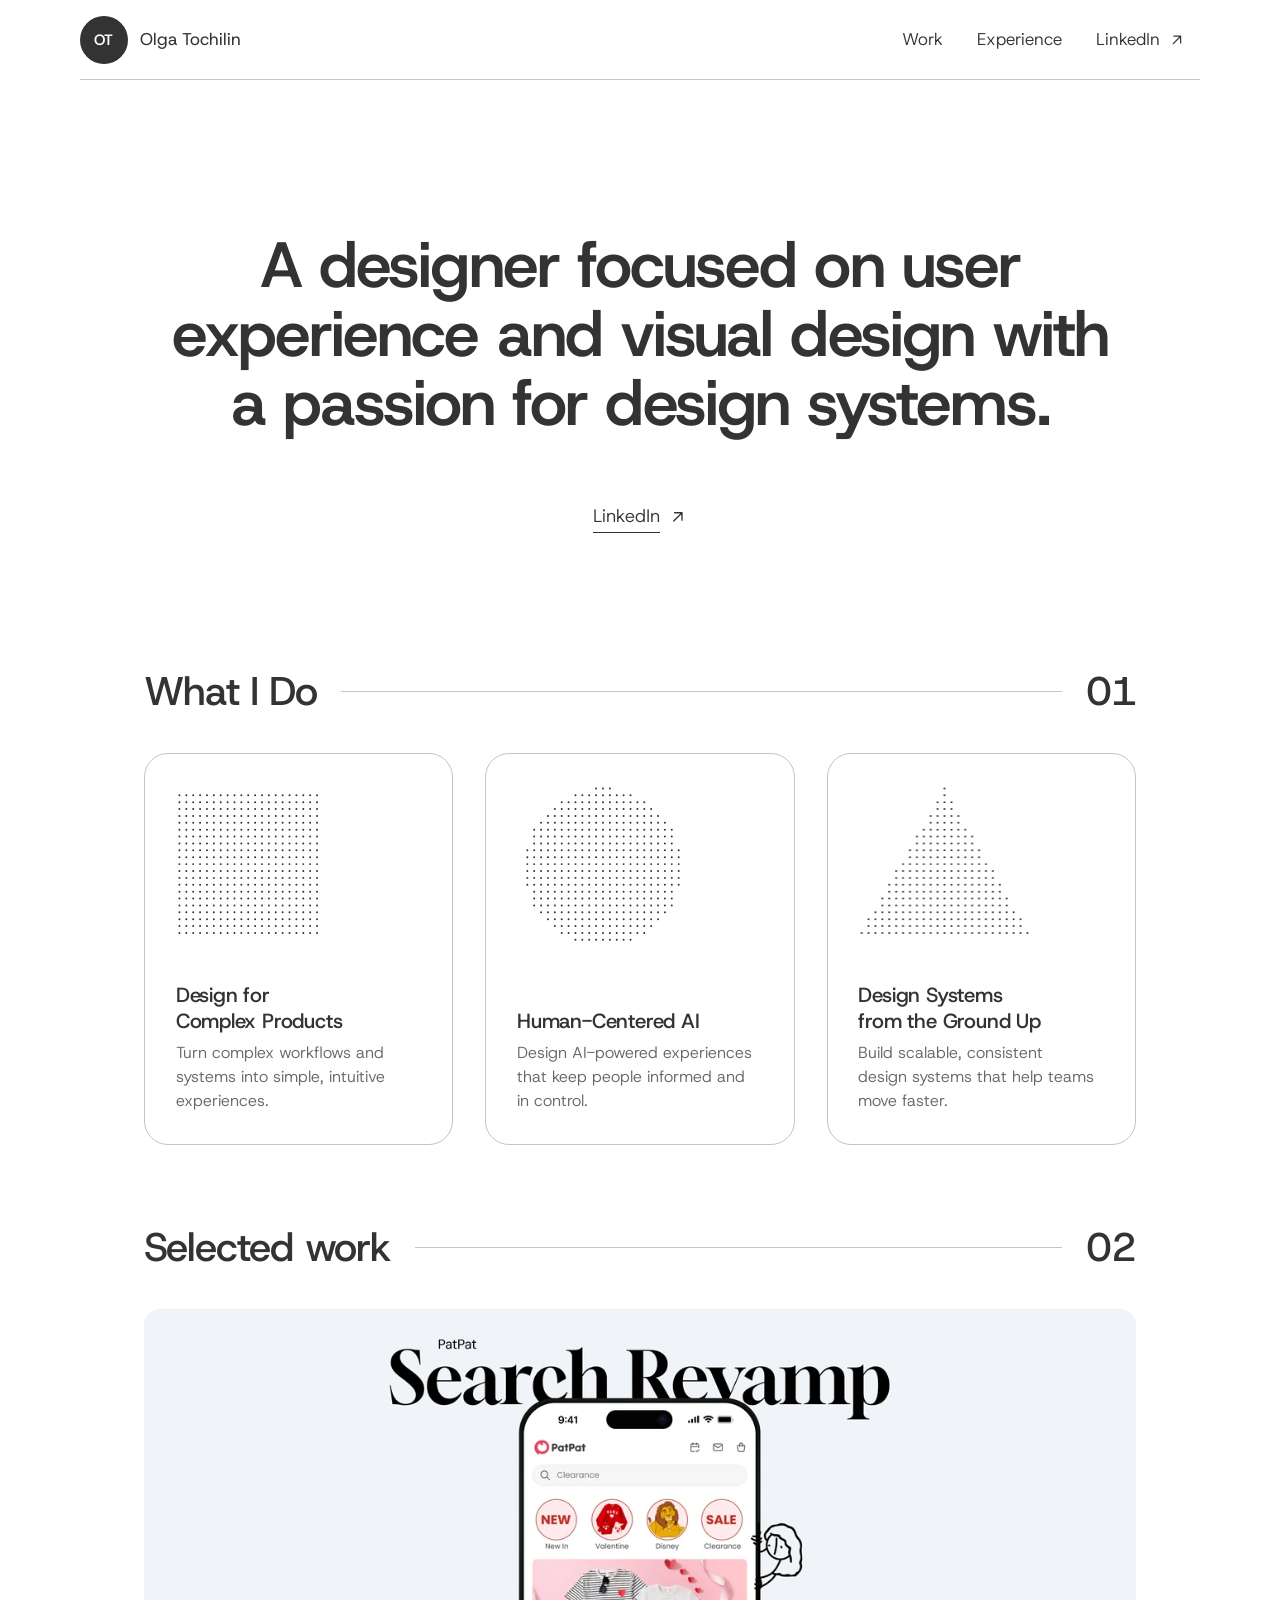
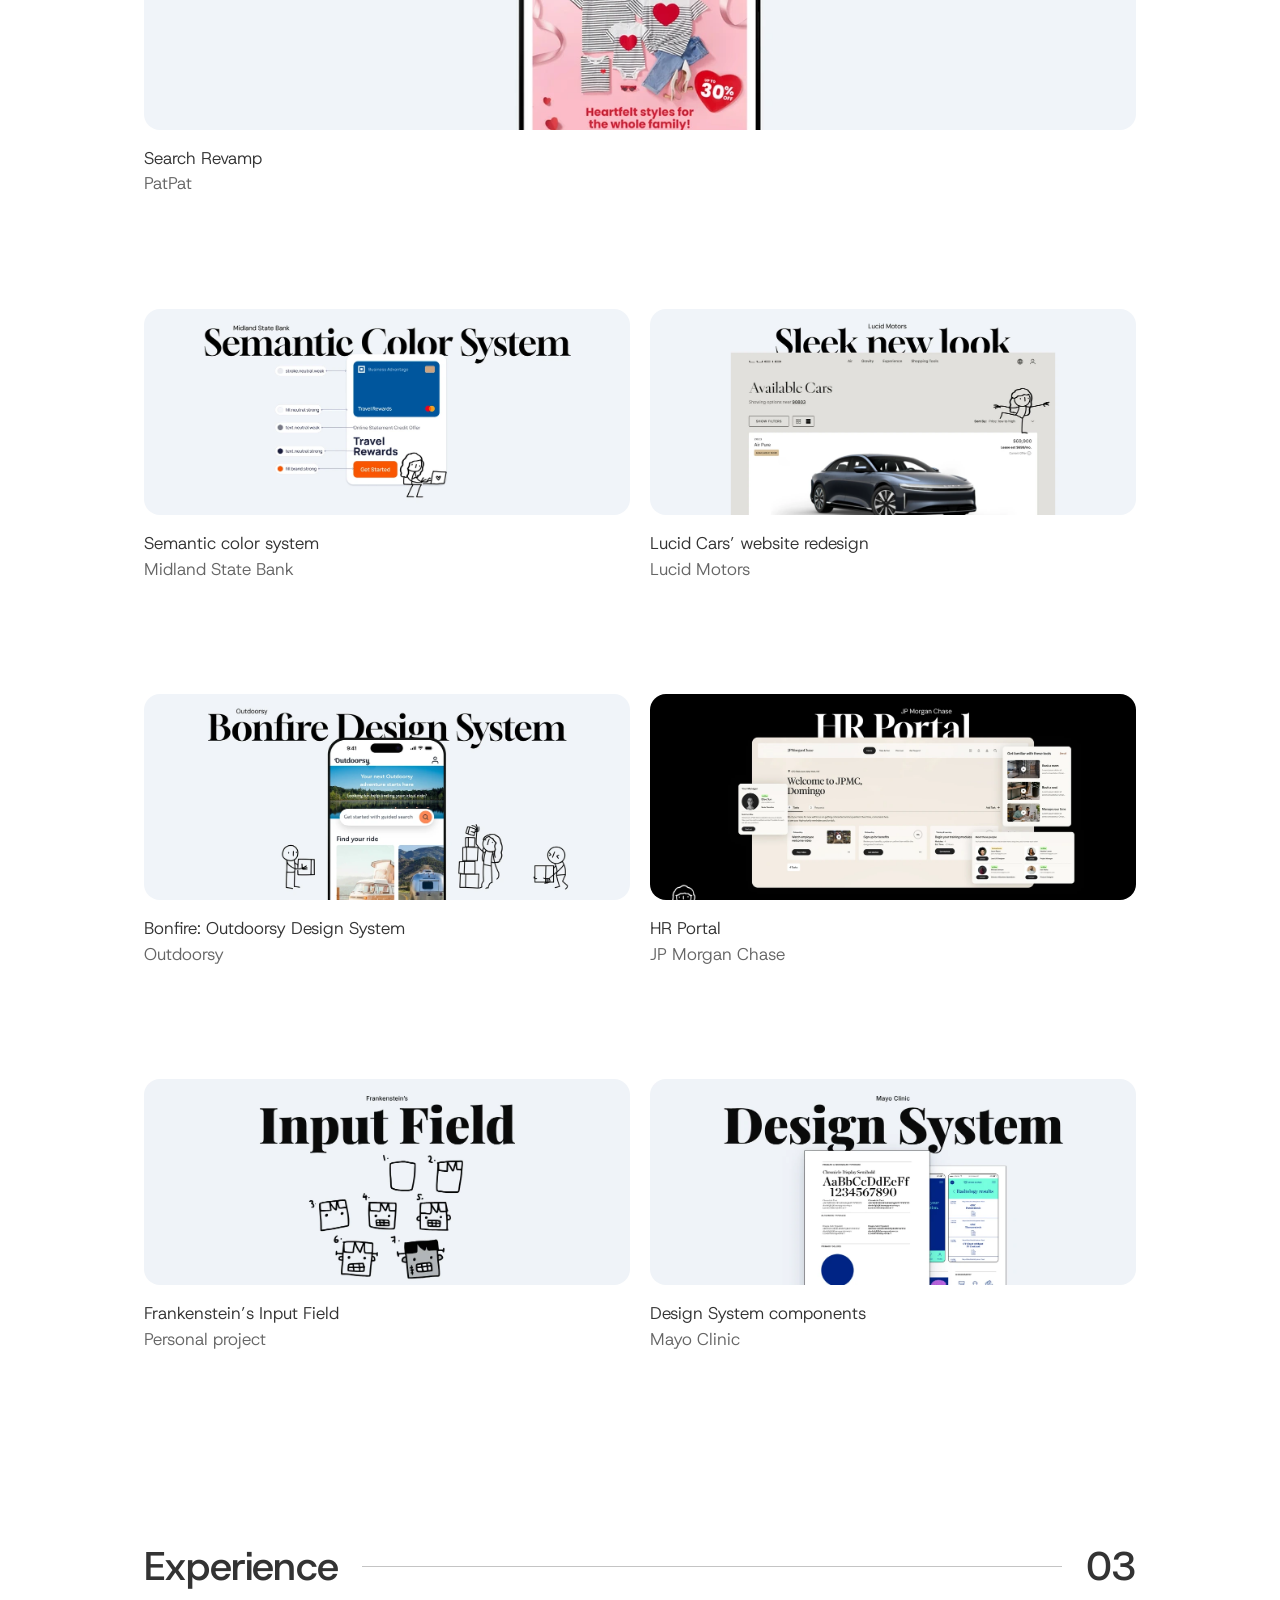
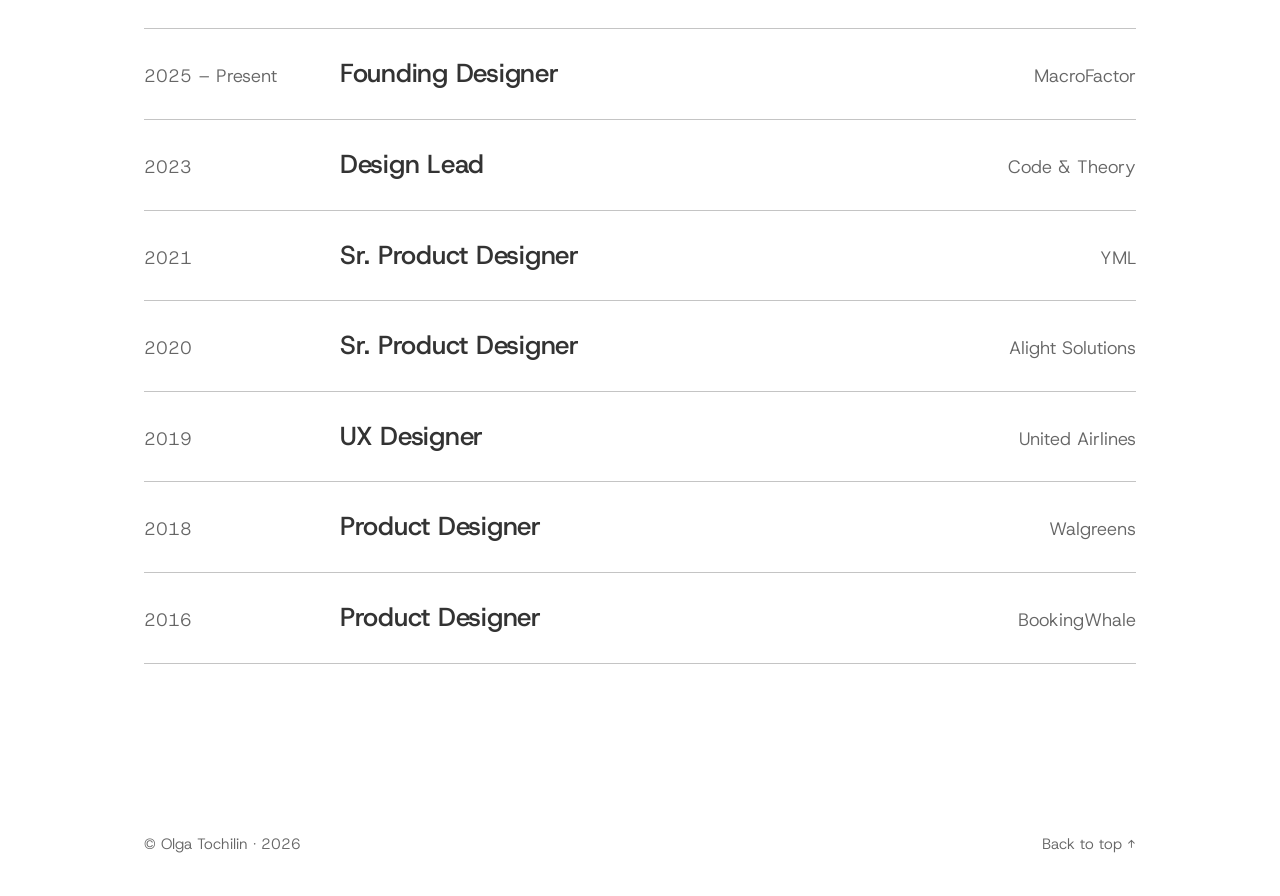
<file: index.html>
<!doctype html>
<html lang="en">
<head>
<meta charset="utf-8">
<meta name="viewport" content="width=device-width, initial-scale=1">
<meta name="robots" content="noindex, nofollow">
<link rel="icon" href="assets/favicon.svg" type="image/svg+xml">
<link rel="icon" href="assets/favicon-32.png" sizes="32x32" type="image/png">
<link rel="icon" href="favicon.ico" sizes="48x48">
<link rel="apple-touch-icon" href="assets/apple-touch-icon.png">
<title>Olga Tochilin</title>
<meta name="description" content="Olga Tochilin — designer focused on user experience, visual design and design systems.">
<script>document.documentElement.classList.add('js')</script>
<link rel="preload" href="assets/fonts/HostGrotesk-latin.woff2" as="font" type="font/woff2" crossorigin>
<link rel="stylesheet" href="assets/style.css">
</head>
<body>
<header class="site-header">
  <div class="header-inner">
    <a class="brand" href="./"><span class="mono">OT</span><span class="brand-name">Olga Tochilin</span></a>
    <nav>
      <a href="#work">Work</a>
      <a href="#experience">Experience</a>
      <a class="nav-cta" href="https://www.linkedin.com/in/olgatoc/" target="_blank" rel="noopener noreferrer"><span>LinkedIn</span><svg viewBox="0 0 24 24" aria-hidden="true"><path d="M7 17 17 7M8 7h9v9"/></svg><span class="sr-only"> (opens in a new tab)</span></a>
    </nav>
  </div>
</header>
<main id="top">
<section class="hero">
  <h1>A designer focused on user experience and visual design with a passion for design&nbsp;systems.</h1>
  <div class="hero-cta">
    <a class="link-ext" href="https://www.linkedin.com/in/olgatoc/" target="_blank" rel="noopener noreferrer"><span>LinkedIn</span><svg viewBox="0 0 24 24" aria-hidden="true"><path d="M7 17 17 7M8 7h9v9"/></svg><span class="sr-only"> (opens in a new tab)</span></a>
  </div>
</section>
<section id="what" class="wrap">
  <h2 class="section-head"><span>What I Do</span><i></i><b>01</b></h2>
  <div class="what-grid"><div class="what-card"><svg class="dots" viewBox="0 0 400 384" aria-hidden="true"><path d="M8 24h0M24 24h0M40 24h0M56 24h0M72 24h0M88 24h0M104 24h0M120 24h0M136 24h0M152 24h0M168 24h0M184 24h0M200 24h0M216 24h0M232 24h0M248 24h0M264 24h0M280 24h0M296 24h0M312 24h0M328 24h0M8 40h0M24 40h0M40 40h0M56 40h0M72 40h0M88 40h0M104 40h0M120 40h0M136 40h0M152 40h0M168 40h0M184 40h0M200 40h0M216 40h0M232 40h0M248 40h0M264 40h0M280 40h0M296 40h0M312 40h0M328 40h0M8 56h0M24 56h0M40 56h0M56 56h0M72 56h0M88 56h0M104 56h0M120 56h0M136 56h0M152 56h0M168 56h0M184 56h0M200 56h0M216 56h0M232 56h0M248 56h0M264 56h0M280 56h0M296 56h0M312 56h0M328 56h0M8 72h0M24 72h0M40 72h0M56 72h0M72 72h0M88 72h0M104 72h0M120 72h0M136 72h0M152 72h0M168 72h0M184 72h0M200 72h0M216 72h0M232 72h0M248 72h0M264 72h0M280 72h0M296 72h0M312 72h0M328 72h0M8 88h0M24 88h0M40 88h0M56 88h0M72 88h0M88 88h0M104 88h0M120 88h0M136 88h0M152 88h0M168 88h0M184 88h0M200 88h0M216 88h0M232 88h0M248 88h0M264 88h0M280 88h0M296 88h0M312 88h0M328 88h0M8 104h0M24 104h0M40 104h0M56 104h0M72 104h0M88 104h0M104 104h0M120 104h0M136 104h0M152 104h0M168 104h0M184 104h0M200 104h0M216 104h0M232 104h0M248 104h0M264 104h0M280 104h0M296 104h0M312 104h0M328 104h0M8 120h0M24 120h0M40 120h0M56 120h0M72 120h0M88 120h0M104 120h0M120 120h0M136 120h0M152 120h0M168 120h0M184 120h0M200 120h0M216 120h0M232 120h0M248 120h0M264 120h0M280 120h0M296 120h0M312 120h0M328 120h0M8 136h0M24 136h0M40 136h0M56 136h0M72 136h0M88 136h0M104 136h0M120 136h0M136 136h0M152 136h0M168 136h0M184 136h0M200 136h0M216 136h0M232 136h0M248 136h0M264 136h0M280 136h0M296 136h0M312 136h0M328 136h0M8 152h0M24 152h0M40 152h0M56 152h0M72 152h0M88 152h0M104 152h0M120 152h0M136 152h0M152 152h0M168 152h0M184 152h0M200 152h0M216 152h0M232 152h0M248 152h0M264 152h0M280 152h0M296 152h0M312 152h0M328 152h0M8 168h0M24 168h0M40 168h0M56 168h0M72 168h0M88 168h0M104 168h0M120 168h0M136 168h0M152 168h0M168 168h0M184 168h0M200 168h0M216 168h0M232 168h0M248 168h0M264 168h0M280 168h0M296 168h0M312 168h0M328 168h0M8 184h0M24 184h0M40 184h0M56 184h0M72 184h0M88 184h0M104 184h0M120 184h0M136 184h0M152 184h0M168 184h0M184 184h0M200 184h0M216 184h0M232 184h0M248 184h0M264 184h0M280 184h0M296 184h0M312 184h0M328 184h0M8 200h0M24 200h0M40 200h0M56 200h0M72 200h0M88 200h0M104 200h0M120 200h0M136 200h0M152 200h0M168 200h0M184 200h0M200 200h0M216 200h0M232 200h0M248 200h0M264 200h0M280 200h0M296 200h0M312 200h0M328 200h0M8 216h0M24 216h0M40 216h0M56 216h0M72 216h0M88 216h0M104 216h0M120 216h0M136 216h0M152 216h0M168 216h0M184 216h0M200 216h0M216 216h0M232 216h0M248 216h0M264 216h0M280 216h0M296 216h0M312 216h0M328 216h0M8 232h0M24 232h0M40 232h0M56 232h0M72 232h0M88 232h0M104 232h0M120 232h0M136 232h0M152 232h0M168 232h0M184 232h0M200 232h0M216 232h0M232 232h0M248 232h0M264 232h0M280 232h0M296 232h0M312 232h0M328 232h0M8 248h0M24 248h0M40 248h0M56 248h0M72 248h0M88 248h0M104 248h0M120 248h0M136 248h0M152 248h0M168 248h0M184 248h0M200 248h0M216 248h0M232 248h0M248 248h0M264 248h0M280 248h0M296 248h0M312 248h0M328 248h0M8 264h0M24 264h0M40 264h0M56 264h0M72 264h0M88 264h0M104 264h0M120 264h0M136 264h0M152 264h0M168 264h0M184 264h0M200 264h0M216 264h0M232 264h0M248 264h0M264 264h0M280 264h0M296 264h0M312 264h0M328 264h0M8 280h0M24 280h0M40 280h0M56 280h0M72 280h0M88 280h0M104 280h0M120 280h0M136 280h0M152 280h0M168 280h0M184 280h0M200 280h0M216 280h0M232 280h0M248 280h0M264 280h0M280 280h0M296 280h0M312 280h0M328 280h0M8 296h0M24 296h0M40 296h0M56 296h0M72 296h0M88 296h0M104 296h0M120 296h0M136 296h0M152 296h0M168 296h0M184 296h0M200 296h0M216 296h0M232 296h0M248 296h0M264 296h0M280 296h0M296 296h0M312 296h0M328 296h0M8 312h0M24 312h0M40 312h0M56 312h0M72 312h0M88 312h0M104 312h0M120 312h0M136 312h0M152 312h0M168 312h0M184 312h0M200 312h0M216 312h0M232 312h0M248 312h0M264 312h0M280 312h0M296 312h0M312 312h0M328 312h0M8 328h0M24 328h0M40 328h0M56 328h0M72 328h0M88 328h0M104 328h0M120 328h0M136 328h0M152 328h0M168 328h0M184 328h0M200 328h0M216 328h0M232 328h0M248 328h0M264 328h0M280 328h0M296 328h0M312 328h0M328 328h0M8 344h0M24 344h0M40 344h0M56 344h0M72 344h0M88 344h0M104 344h0M120 344h0M136 344h0M152 344h0M168 344h0M184 344h0M200 344h0M216 344h0M232 344h0M248 344h0M264 344h0M280 344h0M296 344h0M312 344h0M328 344h0" fill="none" stroke="currentColor" stroke-width="4.6" stroke-linecap="round"/></svg><div class="what-text"><h3>Design for<br>Complex Products</h3><p class="what-desc">Turn complex workflows and systems into simple, intuitive experiences.</p></div></div><div class="what-card"><svg class="dots" viewBox="0 0 400 384" aria-hidden="true"><path d="M184 8h0M200 8h0M216 8h0M136 24h0M152 24h0M168 24h0M184 24h0M200 24h0M216 24h0M232 24h0M248 24h0M264 24h0M104 40h0M120 40h0M136 40h0M152 40h0M168 40h0M184 40h0M200 40h0M216 40h0M232 40h0M248 40h0M264 40h0M280 40h0M296 40h0M88 56h0M104 56h0M120 56h0M136 56h0M152 56h0M168 56h0M184 56h0M200 56h0M216 56h0M232 56h0M248 56h0M264 56h0M280 56h0M296 56h0M312 56h0M72 72h0M88 72h0M104 72h0M120 72h0M136 72h0M152 72h0M168 72h0M184 72h0M200 72h0M216 72h0M232 72h0M248 72h0M264 72h0M280 72h0M296 72h0M312 72h0M328 72h0M56 88h0M72 88h0M88 88h0M104 88h0M120 88h0M136 88h0M152 88h0M168 88h0M184 88h0M200 88h0M216 88h0M232 88h0M248 88h0M264 88h0M280 88h0M296 88h0M312 88h0M328 88h0M344 88h0M40 104h0M56 104h0M72 104h0M88 104h0M104 104h0M120 104h0M136 104h0M152 104h0M168 104h0M184 104h0M200 104h0M216 104h0M232 104h0M248 104h0M264 104h0M280 104h0M296 104h0M312 104h0M328 104h0M344 104h0M360 104h0M40 120h0M56 120h0M72 120h0M88 120h0M104 120h0M120 120h0M136 120h0M152 120h0M168 120h0M184 120h0M200 120h0M216 120h0M232 120h0M248 120h0M264 120h0M280 120h0M296 120h0M312 120h0M328 120h0M344 120h0M360 120h0M40 136h0M56 136h0M72 136h0M88 136h0M104 136h0M120 136h0M136 136h0M152 136h0M168 136h0M184 136h0M200 136h0M216 136h0M232 136h0M248 136h0M264 136h0M280 136h0M296 136h0M312 136h0M328 136h0M344 136h0M360 136h0M24 152h0M40 152h0M56 152h0M72 152h0M88 152h0M104 152h0M120 152h0M136 152h0M152 152h0M168 152h0M184 152h0M200 152h0M216 152h0M232 152h0M248 152h0M264 152h0M280 152h0M296 152h0M312 152h0M328 152h0M344 152h0M360 152h0M376 152h0M24 168h0M40 168h0M56 168h0M72 168h0M88 168h0M104 168h0M120 168h0M136 168h0M152 168h0M168 168h0M184 168h0M200 168h0M216 168h0M232 168h0M248 168h0M264 168h0M280 168h0M296 168h0M312 168h0M328 168h0M344 168h0M360 168h0M376 168h0M24 184h0M40 184h0M56 184h0M72 184h0M88 184h0M104 184h0M120 184h0M136 184h0M152 184h0M168 184h0M184 184h0M200 184h0M216 184h0M232 184h0M248 184h0M264 184h0M280 184h0M296 184h0M312 184h0M328 184h0M344 184h0M360 184h0M376 184h0M24 200h0M40 200h0M56 200h0M72 200h0M88 200h0M104 200h0M120 200h0M136 200h0M152 200h0M168 200h0M184 200h0M200 200h0M216 200h0M232 200h0M248 200h0M264 200h0M280 200h0M296 200h0M312 200h0M328 200h0M344 200h0M360 200h0M376 200h0M24 216h0M40 216h0M56 216h0M72 216h0M88 216h0M104 216h0M120 216h0M136 216h0M152 216h0M168 216h0M184 216h0M200 216h0M216 216h0M232 216h0M248 216h0M264 216h0M280 216h0M296 216h0M312 216h0M328 216h0M344 216h0M360 216h0M376 216h0M24 232h0M40 232h0M56 232h0M72 232h0M88 232h0M104 232h0M120 232h0M136 232h0M152 232h0M168 232h0M184 232h0M200 232h0M216 232h0M232 232h0M248 232h0M264 232h0M280 232h0M296 232h0M312 232h0M328 232h0M344 232h0M360 232h0M376 232h0M40 248h0M56 248h0M72 248h0M88 248h0M104 248h0M120 248h0M136 248h0M152 248h0M168 248h0M184 248h0M200 248h0M216 248h0M232 248h0M248 248h0M264 248h0M280 248h0M296 248h0M312 248h0M328 248h0M344 248h0M360 248h0M40 264h0M56 264h0M72 264h0M88 264h0M104 264h0M120 264h0M136 264h0M152 264h0M168 264h0M184 264h0M200 264h0M216 264h0M232 264h0M248 264h0M264 264h0M280 264h0M296 264h0M312 264h0M328 264h0M344 264h0M360 264h0M40 280h0M56 280h0M72 280h0M88 280h0M104 280h0M120 280h0M136 280h0M152 280h0M168 280h0M184 280h0M200 280h0M216 280h0M232 280h0M248 280h0M264 280h0M280 280h0M296 280h0M312 280h0M328 280h0M344 280h0M360 280h0M56 296h0M72 296h0M88 296h0M104 296h0M120 296h0M136 296h0M152 296h0M168 296h0M184 296h0M200 296h0M216 296h0M232 296h0M248 296h0M264 296h0M280 296h0M296 296h0M312 296h0M328 296h0M344 296h0M72 312h0M88 312h0M104 312h0M120 312h0M136 312h0M152 312h0M168 312h0M184 312h0M200 312h0M216 312h0M232 312h0M248 312h0M264 312h0M280 312h0M296 312h0M312 312h0M328 312h0M88 328h0M104 328h0M120 328h0M136 328h0M152 328h0M168 328h0M184 328h0M200 328h0M216 328h0M232 328h0M248 328h0M264 328h0M280 328h0M296 328h0M312 328h0M104 344h0M120 344h0M136 344h0M152 344h0M168 344h0M184 344h0M200 344h0M216 344h0M232 344h0M248 344h0M264 344h0M280 344h0M296 344h0M136 360h0M152 360h0M168 360h0M184 360h0M200 360h0M216 360h0M232 360h0M248 360h0M264 360h0" fill="none" stroke="currentColor" stroke-width="4.6" stroke-linecap="round"/></svg><div class="what-text"><h3>Human-Centered AI</h3><p class="what-desc">Design AI-powered experiences that keep people informed and in control.</p></div></div><div class="what-card"><svg class="dots" viewBox="0 0 400 384" aria-hidden="true"><path d="M200 8h0M200 24h0M184 40h0M200 40h0M216 40h0M184 56h0M200 56h0M216 56h0M168 72h0M184 72h0M200 72h0M216 72h0M232 72h0M168 88h0M184 88h0M200 88h0M216 88h0M232 88h0M152 104h0M168 104h0M184 104h0M200 104h0M216 104h0M232 104h0M248 104h0M136 120h0M152 120h0M168 120h0M184 120h0M200 120h0M216 120h0M232 120h0M248 120h0M264 120h0M136 136h0M152 136h0M168 136h0M184 136h0M200 136h0M216 136h0M232 136h0M248 136h0M264 136h0M120 152h0M136 152h0M152 152h0M168 152h0M184 152h0M200 152h0M216 152h0M232 152h0M248 152h0M264 152h0M280 152h0M120 168h0M136 168h0M152 168h0M168 168h0M184 168h0M200 168h0M216 168h0M232 168h0M248 168h0M264 168h0M280 168h0M104 184h0M120 184h0M136 184h0M152 184h0M168 184h0M184 184h0M200 184h0M216 184h0M232 184h0M248 184h0M264 184h0M280 184h0M296 184h0M88 200h0M104 200h0M120 200h0M136 200h0M152 200h0M168 200h0M184 200h0M200 200h0M216 200h0M232 200h0M248 200h0M264 200h0M280 200h0M296 200h0M312 200h0M88 216h0M104 216h0M120 216h0M136 216h0M152 216h0M168 216h0M184 216h0M200 216h0M216 216h0M232 216h0M248 216h0M264 216h0M280 216h0M296 216h0M312 216h0M72 232h0M88 232h0M104 232h0M120 232h0M136 232h0M152 232h0M168 232h0M184 232h0M200 232h0M216 232h0M232 232h0M248 232h0M264 232h0M280 232h0M296 232h0M312 232h0M328 232h0M72 248h0M88 248h0M104 248h0M120 248h0M136 248h0M152 248h0M168 248h0M184 248h0M200 248h0M216 248h0M232 248h0M248 248h0M264 248h0M280 248h0M296 248h0M312 248h0M328 248h0M56 264h0M72 264h0M88 264h0M104 264h0M120 264h0M136 264h0M152 264h0M168 264h0M184 264h0M200 264h0M216 264h0M232 264h0M248 264h0M264 264h0M280 264h0M296 264h0M312 264h0M328 264h0M344 264h0M56 280h0M72 280h0M88 280h0M104 280h0M120 280h0M136 280h0M152 280h0M168 280h0M184 280h0M200 280h0M216 280h0M232 280h0M248 280h0M264 280h0M280 280h0M296 280h0M312 280h0M328 280h0M344 280h0M40 296h0M56 296h0M72 296h0M88 296h0M104 296h0M120 296h0M136 296h0M152 296h0M168 296h0M184 296h0M200 296h0M216 296h0M232 296h0M248 296h0M264 296h0M280 296h0M296 296h0M312 296h0M328 296h0M344 296h0M360 296h0M24 312h0M40 312h0M56 312h0M72 312h0M88 312h0M104 312h0M120 312h0M136 312h0M152 312h0M168 312h0M184 312h0M200 312h0M216 312h0M232 312h0M248 312h0M264 312h0M280 312h0M296 312h0M312 312h0M328 312h0M344 312h0M360 312h0M376 312h0M24 328h0M40 328h0M56 328h0M72 328h0M88 328h0M104 328h0M120 328h0M136 328h0M152 328h0M168 328h0M184 328h0M200 328h0M216 328h0M232 328h0M248 328h0M264 328h0M280 328h0M296 328h0M312 328h0M328 328h0M344 328h0M360 328h0M376 328h0M8 344h0M24 344h0M40 344h0M56 344h0M72 344h0M88 344h0M104 344h0M120 344h0M136 344h0M152 344h0M168 344h0M184 344h0M200 344h0M216 344h0M232 344h0M248 344h0M264 344h0M280 344h0M296 344h0M312 344h0M328 344h0M344 344h0M360 344h0M376 344h0M392 344h0" fill="none" stroke="currentColor" stroke-width="4.6" stroke-linecap="round"/></svg><div class="what-text"><h3>Design Systems<br>from the Ground Up</h3><p class="what-desc">Build scalable, consistent design systems that help teams move faster.</p></div></div></div>
</section>
<section id="work" class="wrap">
  <h2 class="section-head"><span>Selected work</span><i></i><b>02</b></h2>
  <div class="work-grid">
<a class="work-item" href="portfolio/patpat/">
  <span class="work-img"><img src="assets/img/patpat-featured-5.webp" alt="" width="1200" height="509" loading="lazy"></span>
  <span class="work-cap"><span class="work-title">Search Revamp</span><span class="work-sub">PatPat</span></span>
</a>
<a class="work-item" href="portfolio/midland/">
  <span class="work-img"><img src="assets/img/midland-featured-5.webp" alt="" width="1200" height="509" loading="lazy"></span>
  <span class="work-cap"><span class="work-title">Semantic color system</span><span class="work-sub">Midland State Bank</span></span>
</a>
<a class="work-item" href="portfolio/lucid/">
  <span class="work-img"><img src="assets/img/lucid-featured-5.webp" alt="" width="1200" height="509" loading="lazy"></span>
  <span class="work-cap"><span class="work-title">Lucid Cars’ website redesign</span><span class="work-sub">Lucid Motors</span></span>
</a>
<a class="work-item" href="portfolio/outdoorsy/">
  <span class="work-img"><img src="assets/img/outdoorsy-featured-5.webp" alt="" width="1200" height="509" loading="lazy"></span>
  <span class="work-cap"><span class="work-title">Bonfire: Outdoorsy Design System</span><span class="work-sub">Outdoorsy</span></span>
</a>
<a class="work-item" href="portfolio/jpmorgan-chase/">
  <span class="work-img"><img src="assets/img/jpmc-featured-5.webp" alt="" width="1200" height="509" loading="lazy"></span>
  <span class="work-cap"><span class="work-title">HR Portal</span><span class="work-sub">JP Morgan Chase</span></span>
</a>
<a class="work-item" href="portfolio/franky/">
  <span class="work-img"><img src="assets/img/franky-featured.webp" alt="" width="1200" height="509" loading="lazy"></span>
  <span class="work-cap"><span class="work-title">Frankenstein’s Input Field</span><span class="work-sub">Personal project</span></span>
</a>
<a class="work-item" href="portfolio/mayo/">
  <span class="work-img"><img src="assets/img/mayo-featured.webp" alt="" width="1200" height="509" loading="lazy"></span>
  <span class="work-cap"><span class="work-title">Design System components</span><span class="work-sub">Mayo Clinic</span></span>
</a>
  </div>
</section>
<section id="experience" class="wrap">
  <h2 class="section-head"><span>Experience</span><i></i><b>03</b></h2>
  <ul class="exp"><li><span class="yr">2025 – Present</span><span class="role">Founding Designer</span><span class="co">MacroFactor</span></li><li><span class="yr">2023</span><span class="role">Design Lead</span><span class="co">Code & Theory</span></li><li><span class="yr">2021</span><span class="role">Sr. Product Designer</span><span class="co">YML</span></li><li><span class="yr">2020</span><span class="role">Sr. Product Designer</span><span class="co">Alight Solutions</span></li><li><span class="yr">2019</span><span class="role">UX Designer</span><span class="co">United Airlines</span></li><li><span class="yr">2018</span><span class="role">Product Designer</span><span class="co">Walgreens</span></li><li><span class="yr">2016</span><span class="role">Product Designer</span><span class="co">BookingWhale</span></li></ul>
</section>
</main>
<footer class="site-footer"><span>© Olga Tochilin · 2026</span><a href="#top" class="to-top">Back to top ↑</a></footer>
<script src="assets/site.js" defer></script>
</body>
</html>
</file>
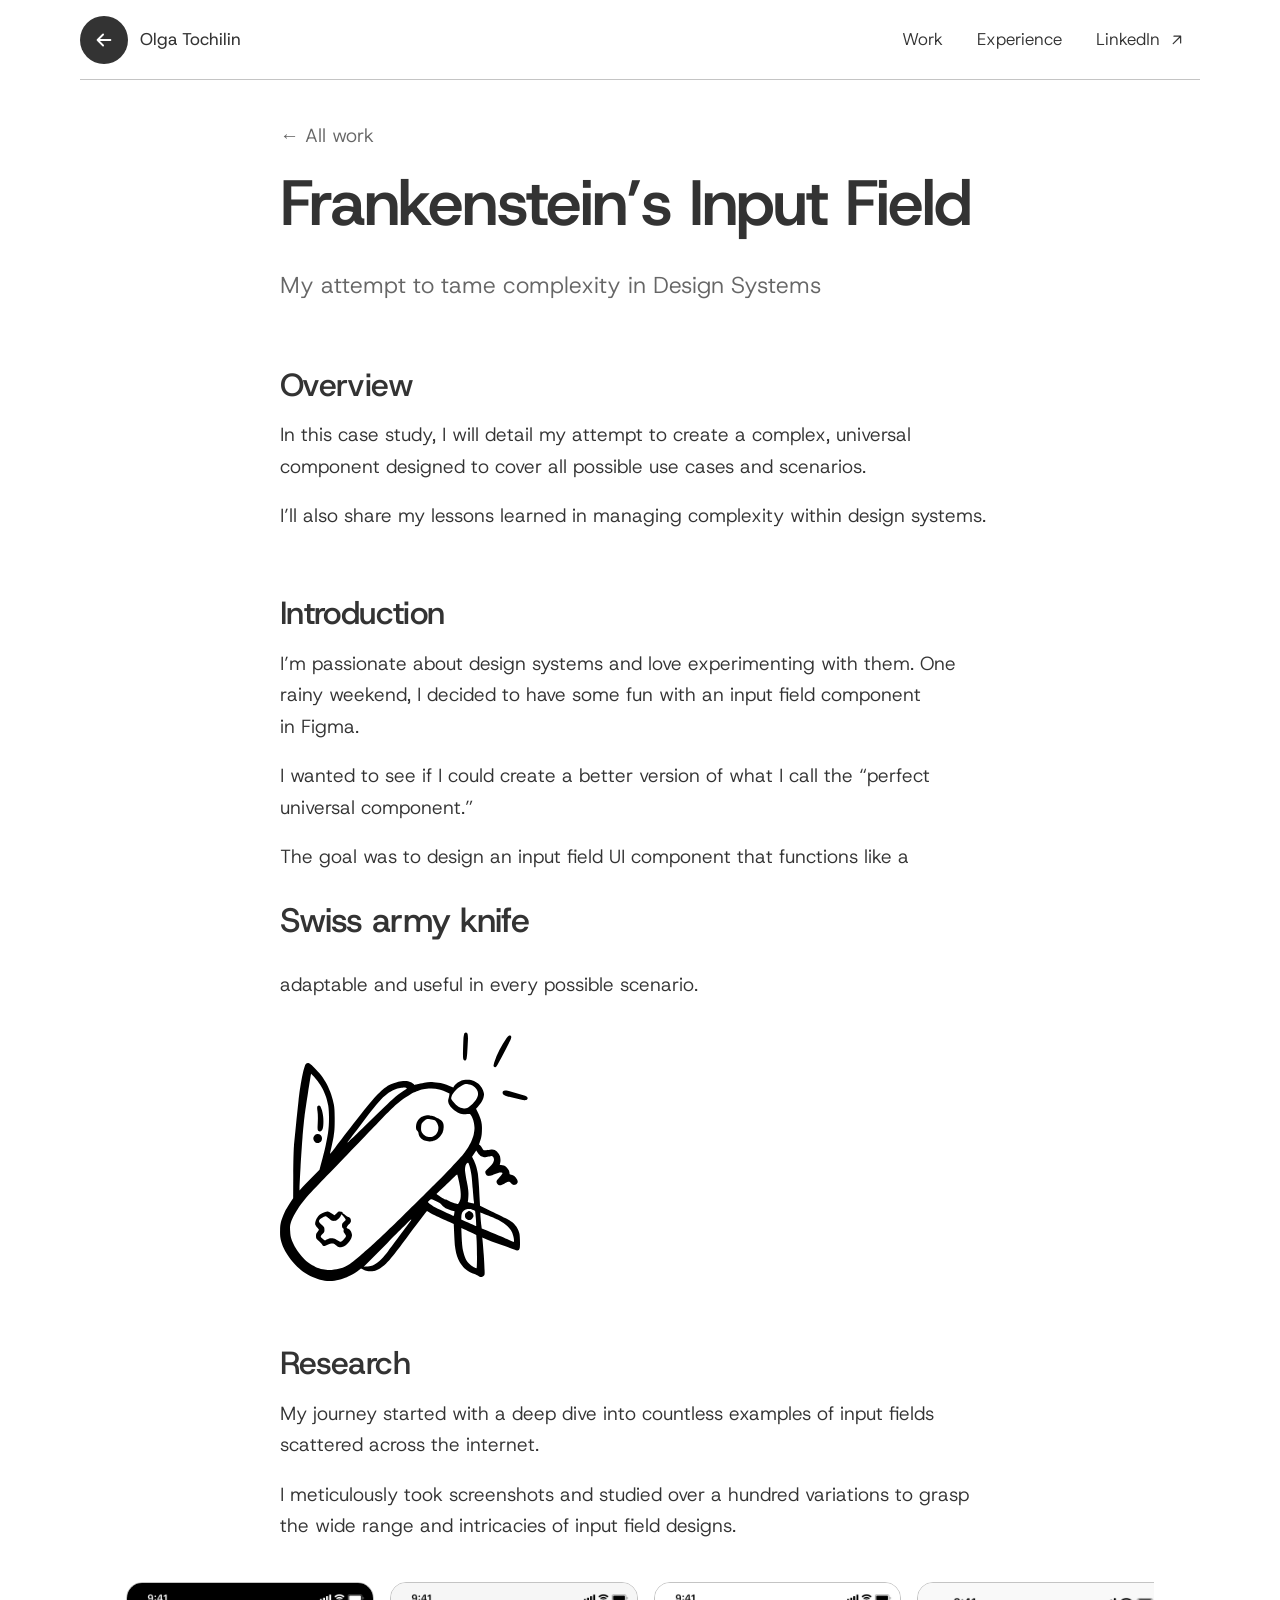
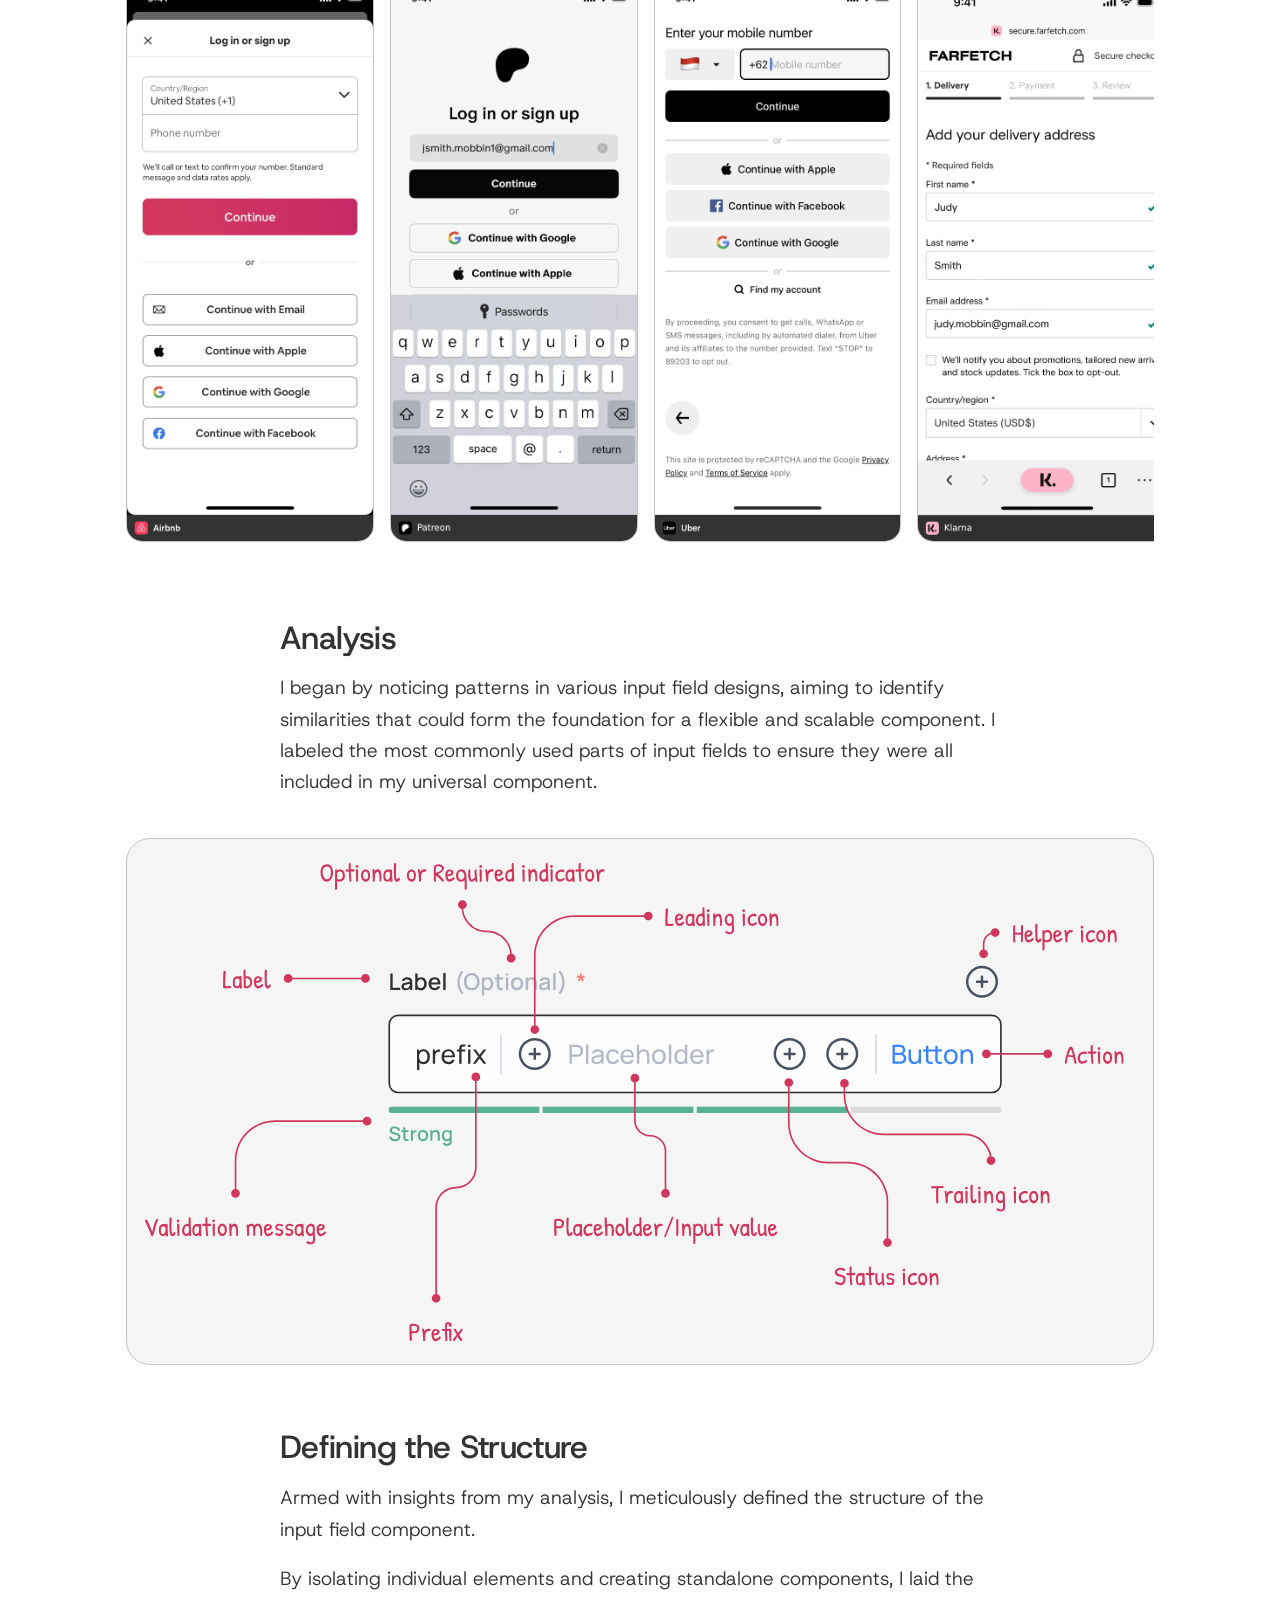
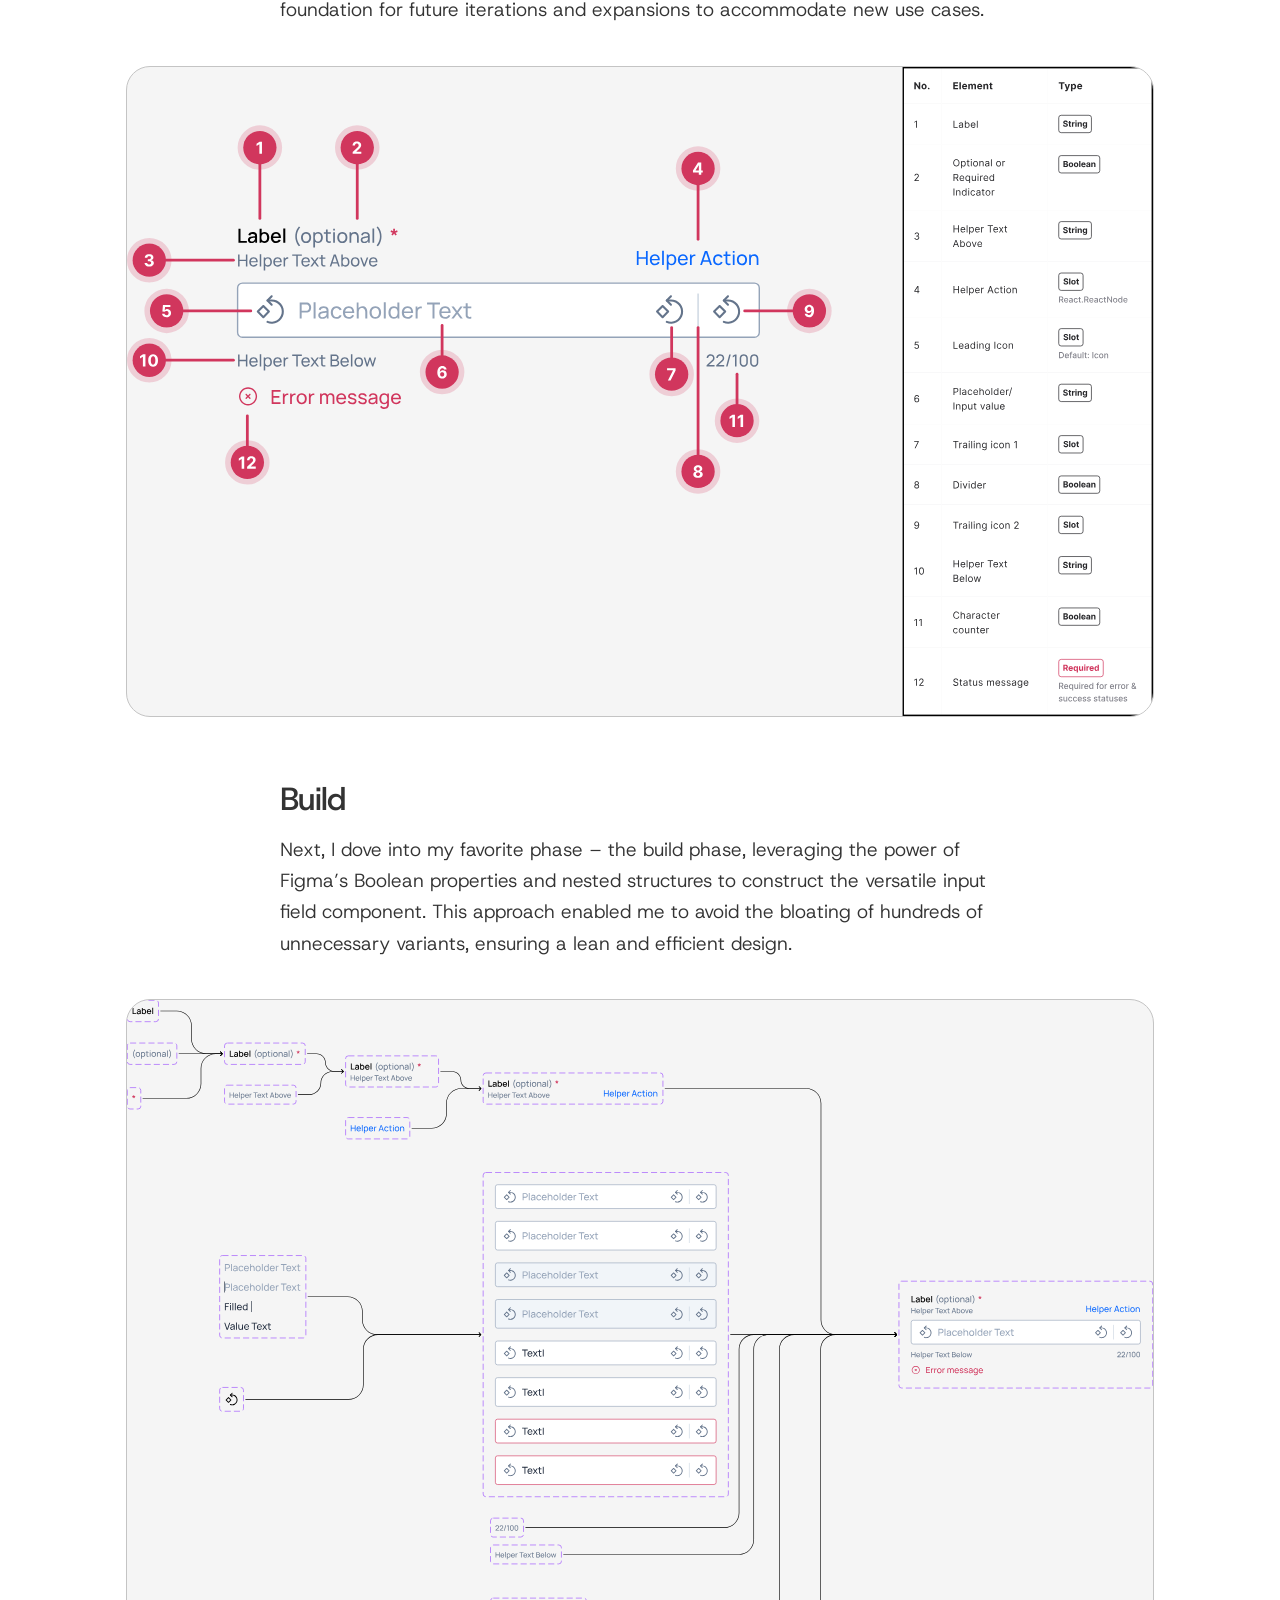
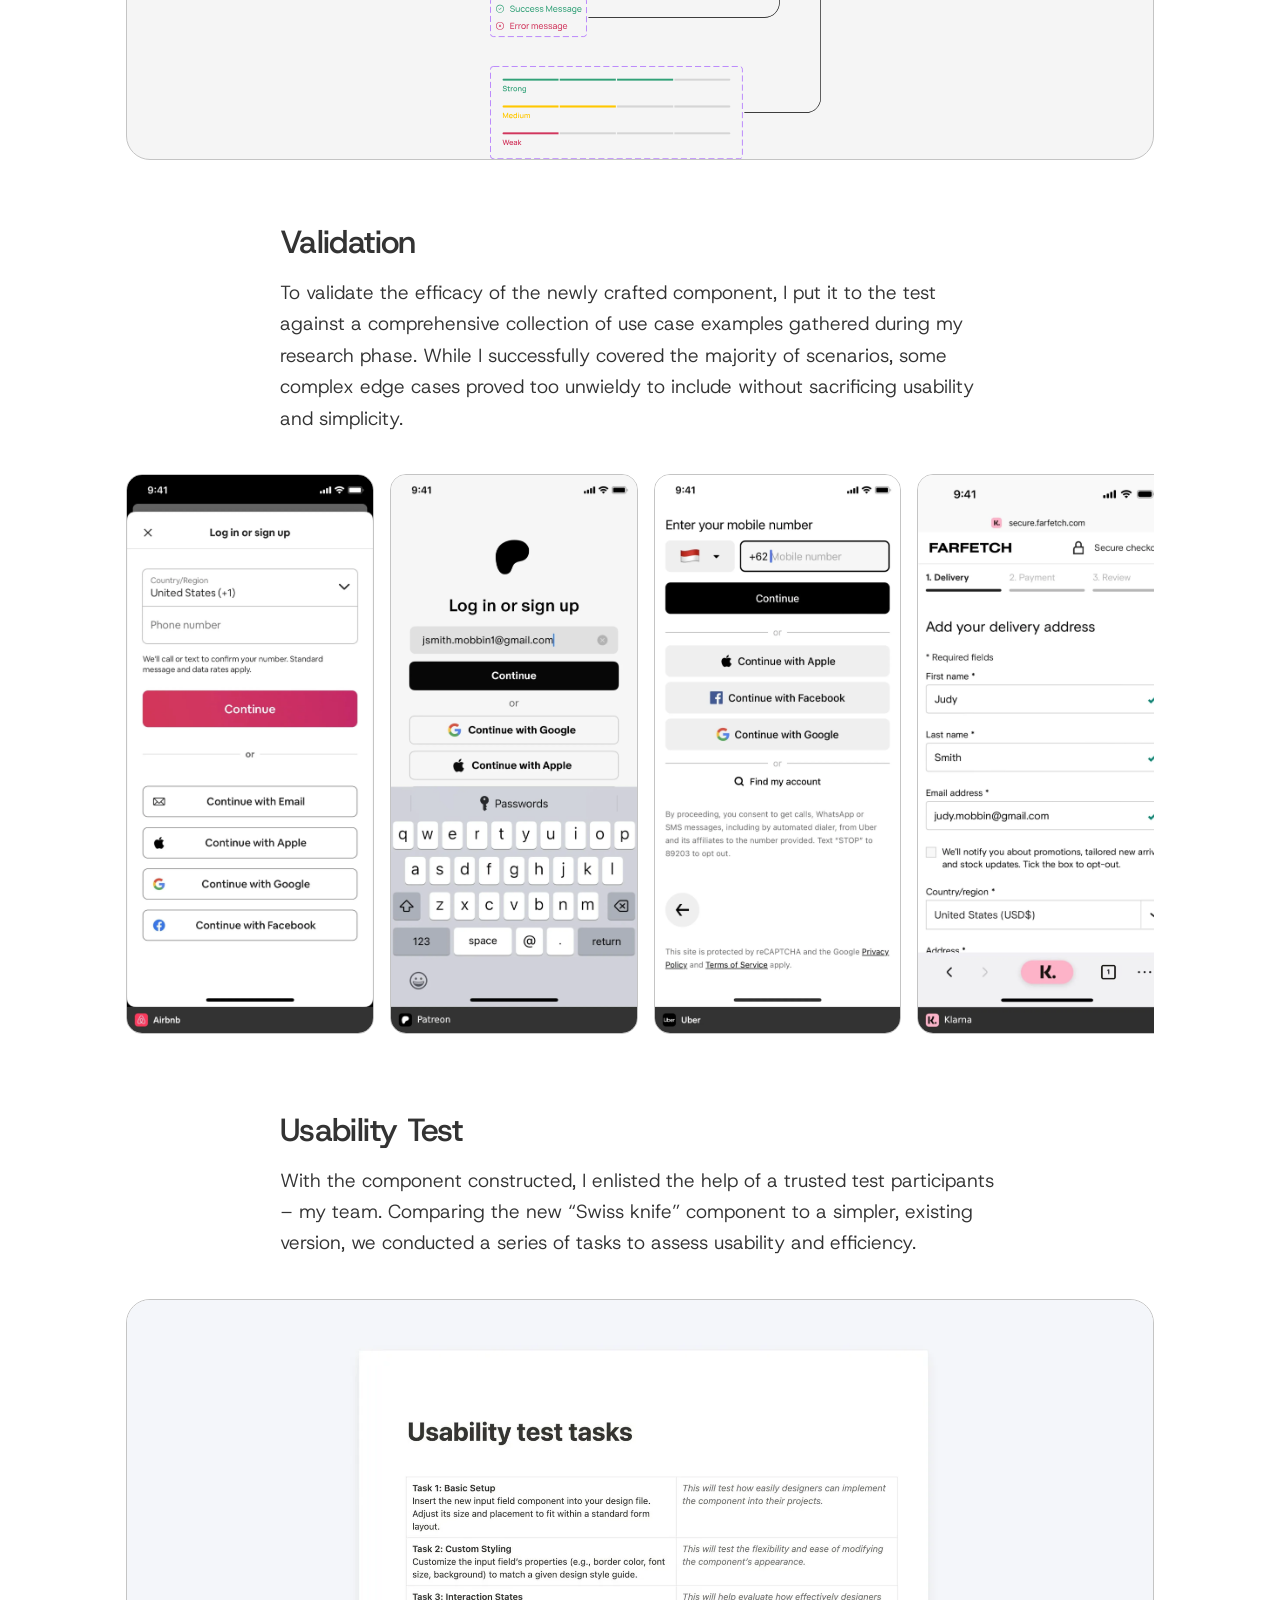
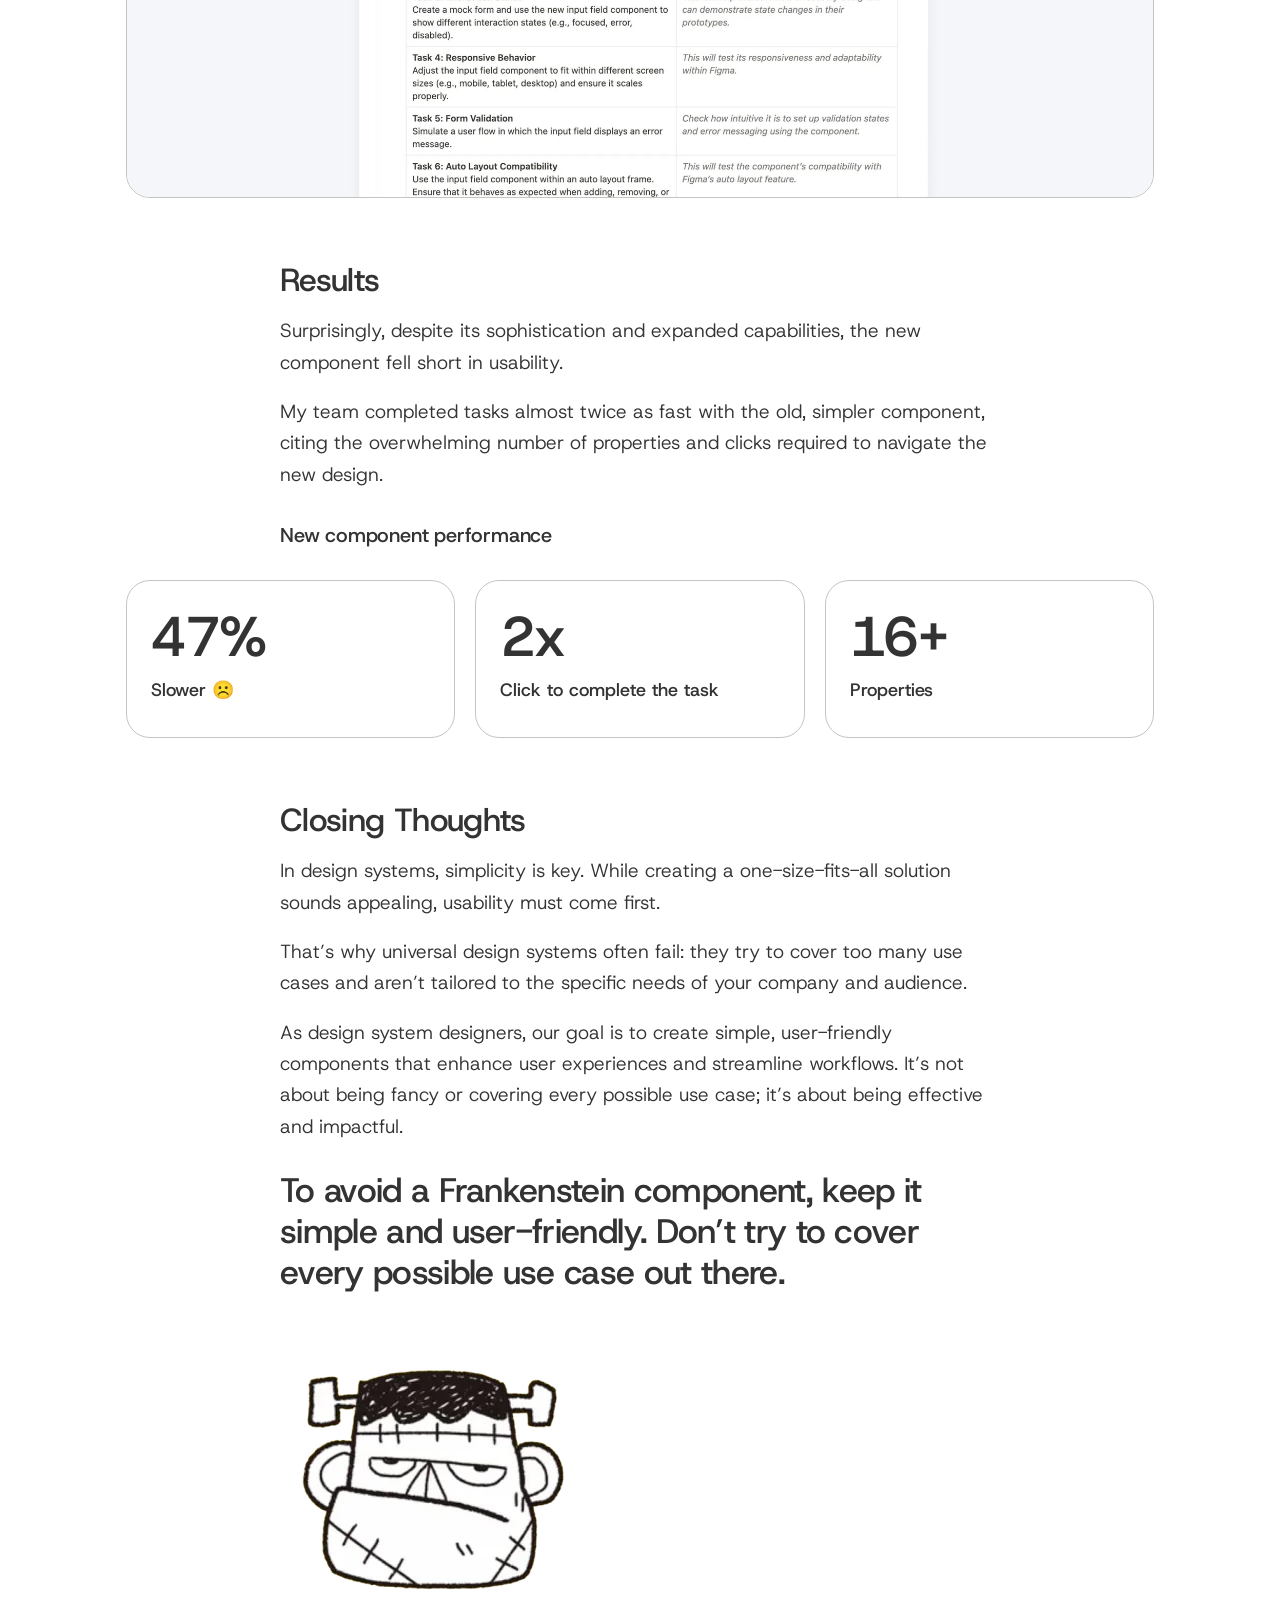
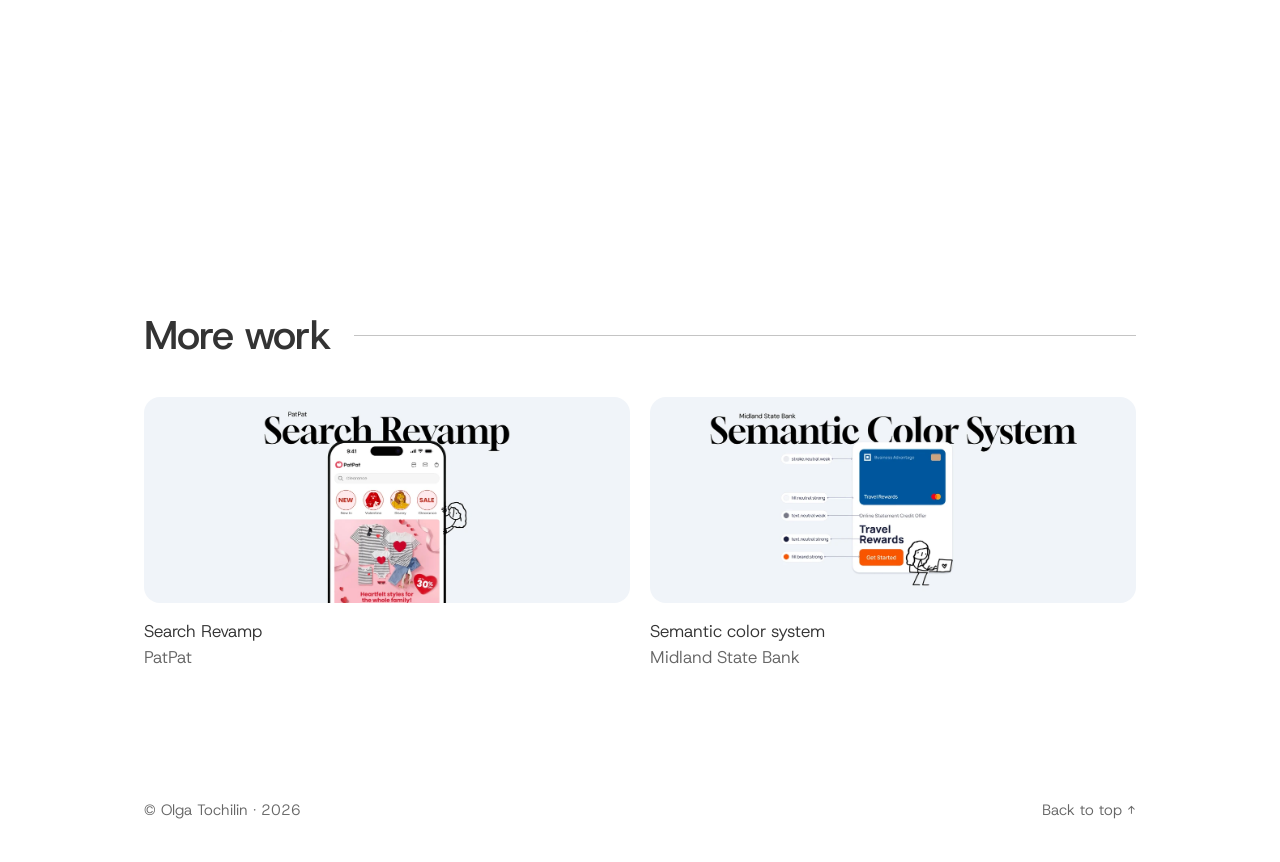
<file: portfolio/franky/index.html>
<!doctype html>
<html lang="en">
<head>
<meta charset="utf-8">
<meta name="viewport" content="width=device-width, initial-scale=1">
<meta name="robots" content="noindex, nofollow">
<link rel="icon" href="../../assets/favicon.svg" type="image/svg+xml">
<link rel="icon" href="../../assets/favicon-32.png" sizes="32x32" type="image/png">
<link rel="icon" href="../../favicon.ico" sizes="48x48">
<link rel="apple-touch-icon" href="../../assets/apple-touch-icon.png">
<title>Frankenstein’s Input Field — Olga Tochilin</title>
<meta name="description" content="My attempt to tame complexity in Design Systems">
<script>document.documentElement.classList.add('js')</script>
<link rel="preload" href="../../assets/fonts/HostGrotesk-latin.woff2" as="font" type="font/woff2" crossorigin>
<link rel="stylesheet" href="../../assets/style.css">
</head>
<body>
<header class="site-header">
  <div class="header-inner">
    <a class="brand brand-back" href="../../#work" aria-label="Back to all work"><span class="mono"><svg viewBox="0 0 24 24" aria-hidden="true"><path d="M19 12H5M11 6l-6 6 6 6"/></svg></span><span class="brand-name">Olga Tochilin</span></a>
    <nav>
      <a href="../../#work">Work</a>
      <a href="../../#experience">Experience</a>
      <a class="nav-cta" href="https://www.linkedin.com/in/olgatoc/" target="_blank" rel="noopener noreferrer"><span>LinkedIn</span><svg viewBox="0 0 24 24" aria-hidden="true"><path d="M7 17 17 7M8 7h9v9"/></svg><span class="sr-only"> (opens in a new tab)</span></a>
    </nav>
  </div>
</header>
<main class="project" id="top">
<article class="wrap narrow">
  <p class="back"><a href="../../#work">← All work</a></p>
  <h1>Frankenstein’s Input Field</h1>
  <p class="lead">My attempt to tame complexity in Design Systems</p>
  <h3 class="h">Overview</h3>
<p>In this case study, I will detail my attempt to create a complex, universal component designed to cover all possible use cases and scenarios.</p>
<p>I’ll also share my lessons learned in managing complexity within design systems.</p>
<h3 class="h">Introduction</h3>
<p>I’m passionate about design systems and love experimenting with them. One rainy weekend, I decided to have some fun with an input field component in Figma.</p>
<p>I wanted to see if I could create a better version of what I call the “perfect universal component.”</p>
<p>The goal was to design an input field UI component that functions like a</p>
<p class="pull">Swiss army knife</p>
<p>adaptable and useful in every possible scenario.</p>
<figure class="figure-small" style="max-width:248px"><img src="../../assets/img/franky-swiss-army-knife.svg" alt="Introduction" width="248" height="249" loading="lazy"></figure>
<h3 class="h">Research</h3>
<p>My journey started with a deep dive into countless examples of input fields scattered across the internet.</p>
<p>I meticulously took screenshots and studied over a hundred variations to grasp the wide range and intricacies of input field designs.</p>
<div class="strip" tabindex="0" role="group" aria-label="Research – screenshots, scroll sideways"><figure><img src="../../assets/img/franky-01.webp" alt="Research – screenshot 1" width="1125" height="2556" loading="lazy"></figure><figure><img src="../../assets/img/franky-02.webp" alt="Research – screenshot 2" width="1125" height="2556" loading="lazy"></figure><figure><img src="../../assets/img/franky-03.webp" alt="Research – screenshot 3" width="1125" height="2556" loading="lazy"></figure><figure><img src="../../assets/img/franky-04.webp" alt="Research – screenshot 4" width="1179" height="2556" loading="lazy"></figure><figure><img src="../../assets/img/franky-05.webp" alt="Research – screenshot 5" width="1125" height="2556" loading="lazy"></figure><figure><img src="../../assets/img/franky-06.webp" alt="Research – screenshot 6" width="1125" height="2556" loading="lazy"></figure><figure><img src="../../assets/img/franky-07.webp" alt="Research – screenshot 7" width="1125" height="2556" loading="lazy"></figure><figure><img src="../../assets/img/franky-08.webp" alt="Research – screenshot 8" width="1125" height="2556" loading="lazy"></figure><figure><img src="../../assets/img/franky-09.webp" alt="Research – screenshot 9" width="1125" height="2556" loading="lazy"></figure></div>
<h3 class="h">Analysis</h3>
<p>I began by noticing patterns in various input field designs, aiming to identify similarities that could form the foundation for a flexible and scalable component. I labeled the most commonly used parts of input fields to ensure they were all included in my universal component.</p>
<figure><img src="../../assets/img/franky-franky-analysis-002.svg" alt="Analysis" width="624" height="320" loading="lazy"></figure>
<h3 class="h">Defining the Structure</h3>
<p>Armed with insights from my analysis, I meticulously defined the structure of the input field component.</p>
<p>By isolating individual elements and creating standalone components, I laid the foundation for future iterations and expansions to accommodate new use cases.</p>
<figure><img src="../../assets/img/franky-franky-structure-003.svg" alt="Defining the Structure" width="1475" height="934" loading="lazy"></figure>
<h3 class="h">Build</h3>
<p>Next, I dove into my favorite phase – the build phase, leveraging the power of Figma’s Boolean properties and nested structures to construct the versatile input field component. This approach enabled me to avoid the bloating of hundreds of unnecessary variants, ensuring a lean and efficient design.</p>
<figure><img src="../../assets/img/franky-franky-build-003.svg" alt="Build" width="1678" height="1243" loading="lazy"></figure>
<h3 class="h">Validation</h3>
<p>To validate the efficacy of the newly crafted component, I put it to the test against a comprehensive collection of use case examples gathered during my research phase. While I successfully covered the majority of scenarios, some complex edge cases proved too unwieldy to include without sacrificing usability and simplicity.</p>
<div class="strip" tabindex="0" role="group" aria-label="Validation – screenshots, scroll sideways"><figure><img src="../../assets/img/franky-01-1-scaled.webp" alt="Validation – screenshot 1" width="1127" height="2560" loading="lazy"></figure><figure><img src="../../assets/img/franky-02-1-scaled.webp" alt="Validation – screenshot 2" width="1127" height="2560" loading="lazy"></figure><figure><img src="../../assets/img/franky-03-1-scaled.webp" alt="Validation – screenshot 3" width="1127" height="2560" loading="lazy"></figure><figure><img src="../../assets/img/franky-04-1-scaled.webp" alt="Validation – screenshot 4" width="1181" height="2560" loading="lazy"></figure><figure><img src="../../assets/img/franky-05-1-scaled.webp" alt="Validation – screenshot 5" width="1127" height="2560" loading="lazy"></figure><figure><img src="../../assets/img/franky-06-1-scaled.webp" alt="Validation – screenshot 6" width="1127" height="2560" loading="lazy"></figure><figure><img src="../../assets/img/franky-07-1-scaled.webp" alt="Validation – screenshot 7" width="1127" height="2560" loading="lazy"></figure><figure><img src="../../assets/img/franky-08-1-scaled.webp" alt="Validation – screenshot 8" width="1127" height="2560" loading="lazy"></figure><figure><img src="../../assets/img/franky-09-1-scaled.webp" alt="Validation – screenshot 9" width="1127" height="2560" loading="lazy"></figure></div>
<h3 class="h">Usability Test</h3>
<p>With the component constructed, I enlisted the help of a trusted test participants – my team. Comparing the new “Swiss knife” component to a simpler, existing version, we conducted a series of tasks to assess usability and efficiency.</p>
<figure><img src="../../assets/img/franky-franky-usability-test-scaled.webp" alt="Usability Test" width="2000" height="971" loading="lazy"></figure>
<h3 class="h">Results</h3>
<p>Surprisingly, despite its sophistication and expanded capabilities, the new component fell short in usability.</p>
<p>My team completed tasks almost twice as fast with the old, simpler component, citing the overwhelming number of properties and clicks required to navigate the new design.</p>
<h4 class="sub">New component performance</h4>
<div class="stats"><div class="stat"><div class="num">47%</div><h3>Slower ☹️</h3></div><div class="stat"><div class="num">2x</div><h3>Click to complete the task</h3></div><div class="stat"><div class="num">16+</div><h3>Properties</h3></div></div>
<h3 class="h">Closing Thoughts</h3>
<p>In design systems, simplicity is key. While creating a one-size-fits-all solution sounds appealing, usability must come first.</p>
<p>That’s why universal design systems often fail: they try to cover too many use cases and aren’t tailored to the specific needs of your company and audience.</p>
<p>As design system designers, our goal is to create simple, user-friendly components that enhance user experiences and streamline workflows. It’s not about being fancy or covering every possible use case; it’s about being effective and impactful.</p>
<p class="pull">To avoid a Frankenstein component, keep it simple and user-friendly. Don’t try to cover every possible use case out there.</p>
<figure class="figure-small" style="max-width:308px"><img src="../../assets/img/franky-franky-closing-thoughts.webp" alt="Closing Thoughts" width="308" height="309" loading="lazy"></figure>
</article>
<section class="wrap">
  <h2 class="section-head"><span>More work</span><i></i></h2>
  <div class="work-grid work-grid-pair">
<a class="work-item" href="../../portfolio/patpat/">
  <span class="work-img"><img src="../../assets/img/patpat-featured-5.webp" alt="" width="1200" height="509" loading="lazy"></span>
  <span class="work-cap"><span class="work-title">Search Revamp</span><span class="work-sub">PatPat</span></span>
</a>
<a class="work-item" href="../../portfolio/midland/">
  <span class="work-img"><img src="../../assets/img/midland-featured-5.webp" alt="" width="1200" height="509" loading="lazy"></span>
  <span class="work-cap"><span class="work-title">Semantic color system</span><span class="work-sub">Midland State Bank</span></span>
</a>
  </div>
</section>
</main>
<footer class="site-footer"><span>© Olga Tochilin · 2026</span><a href="#top" class="to-top">Back to top ↑</a></footer>
<script src="../../assets/site.js" defer></script>
</body>
</html>
</file>
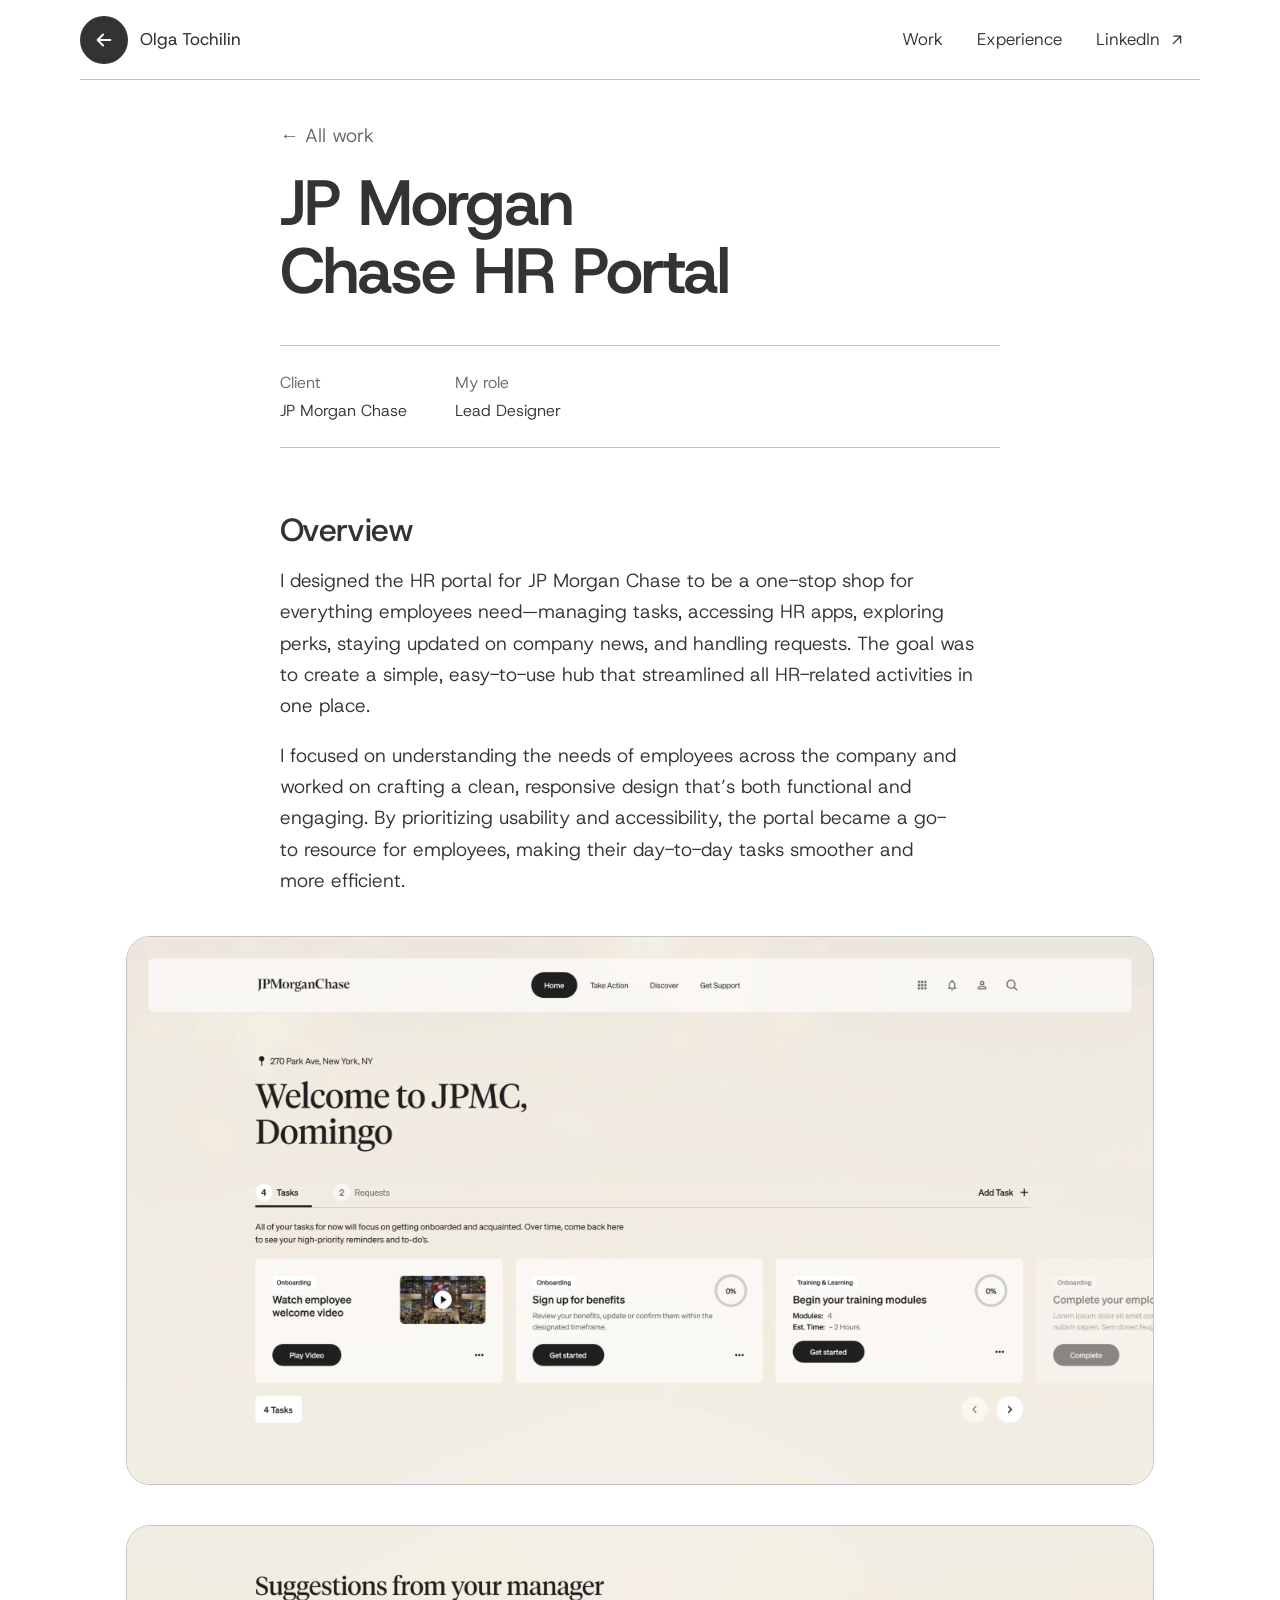
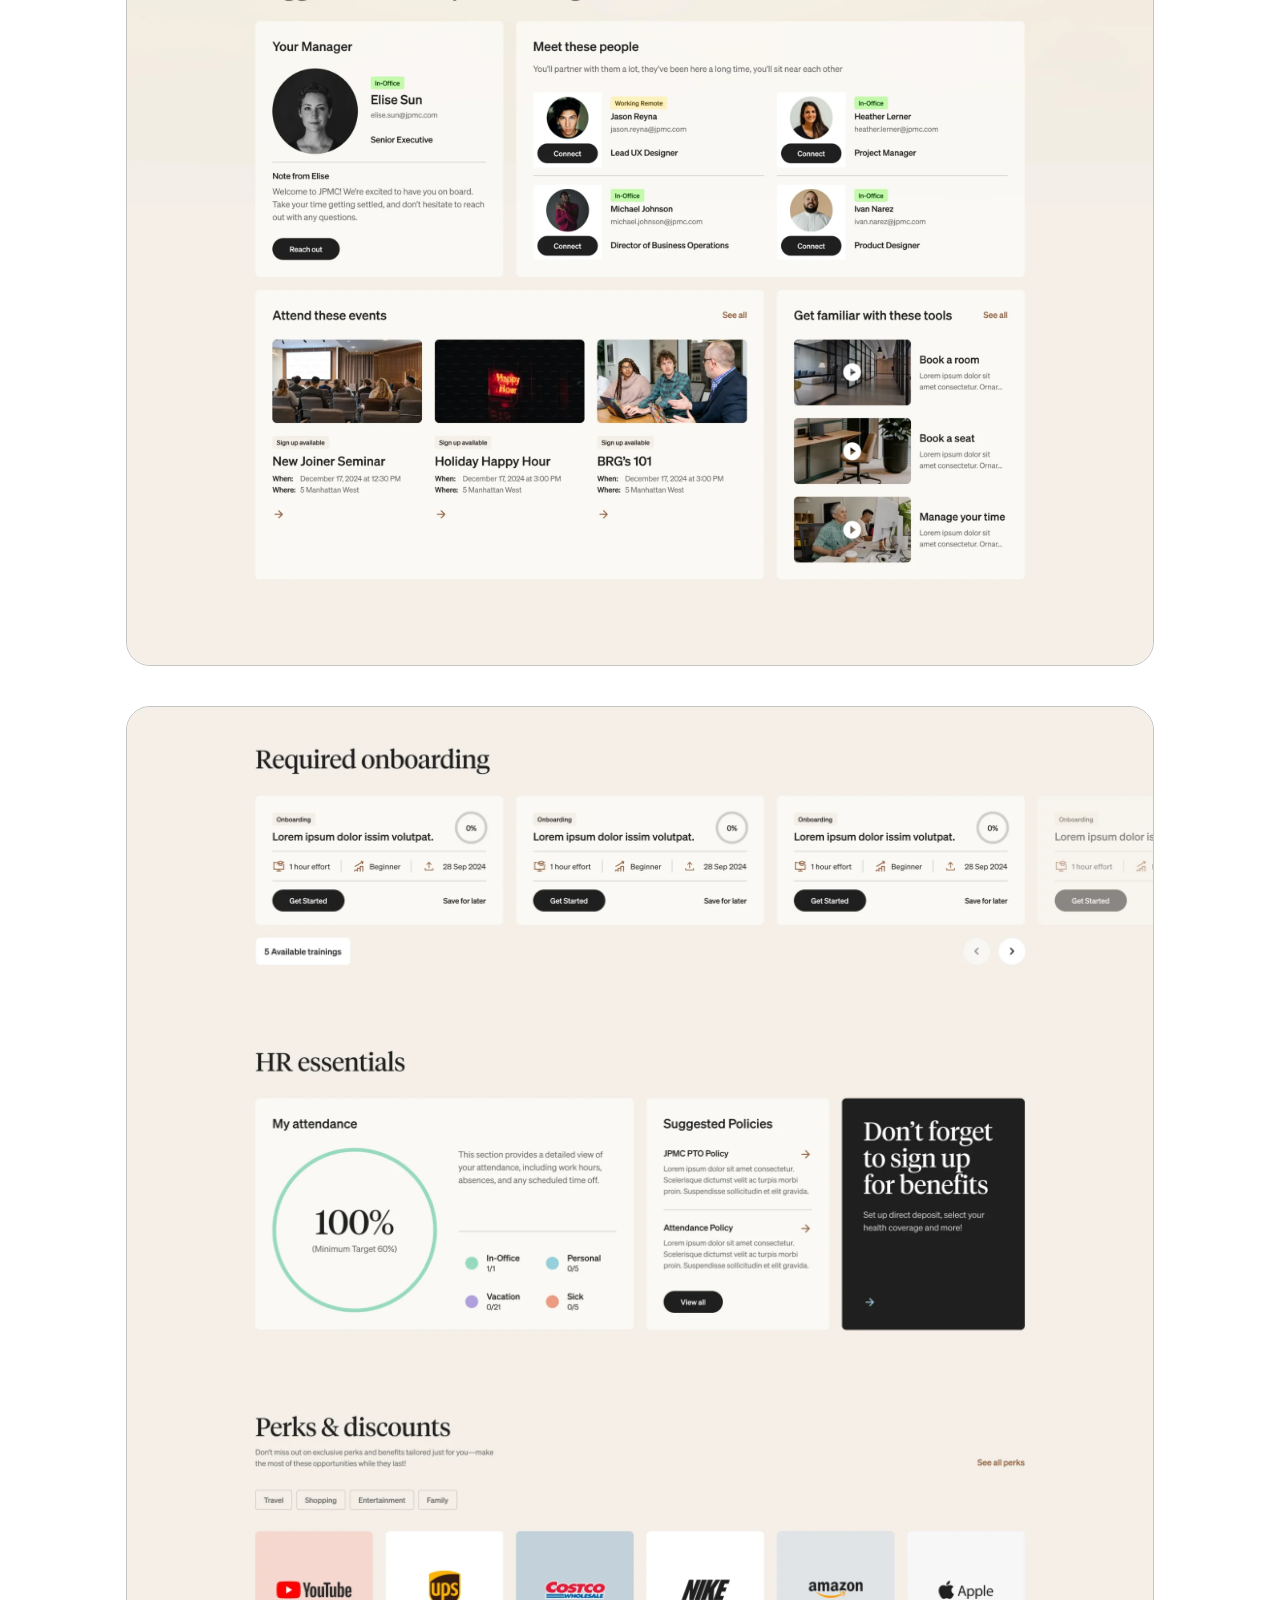
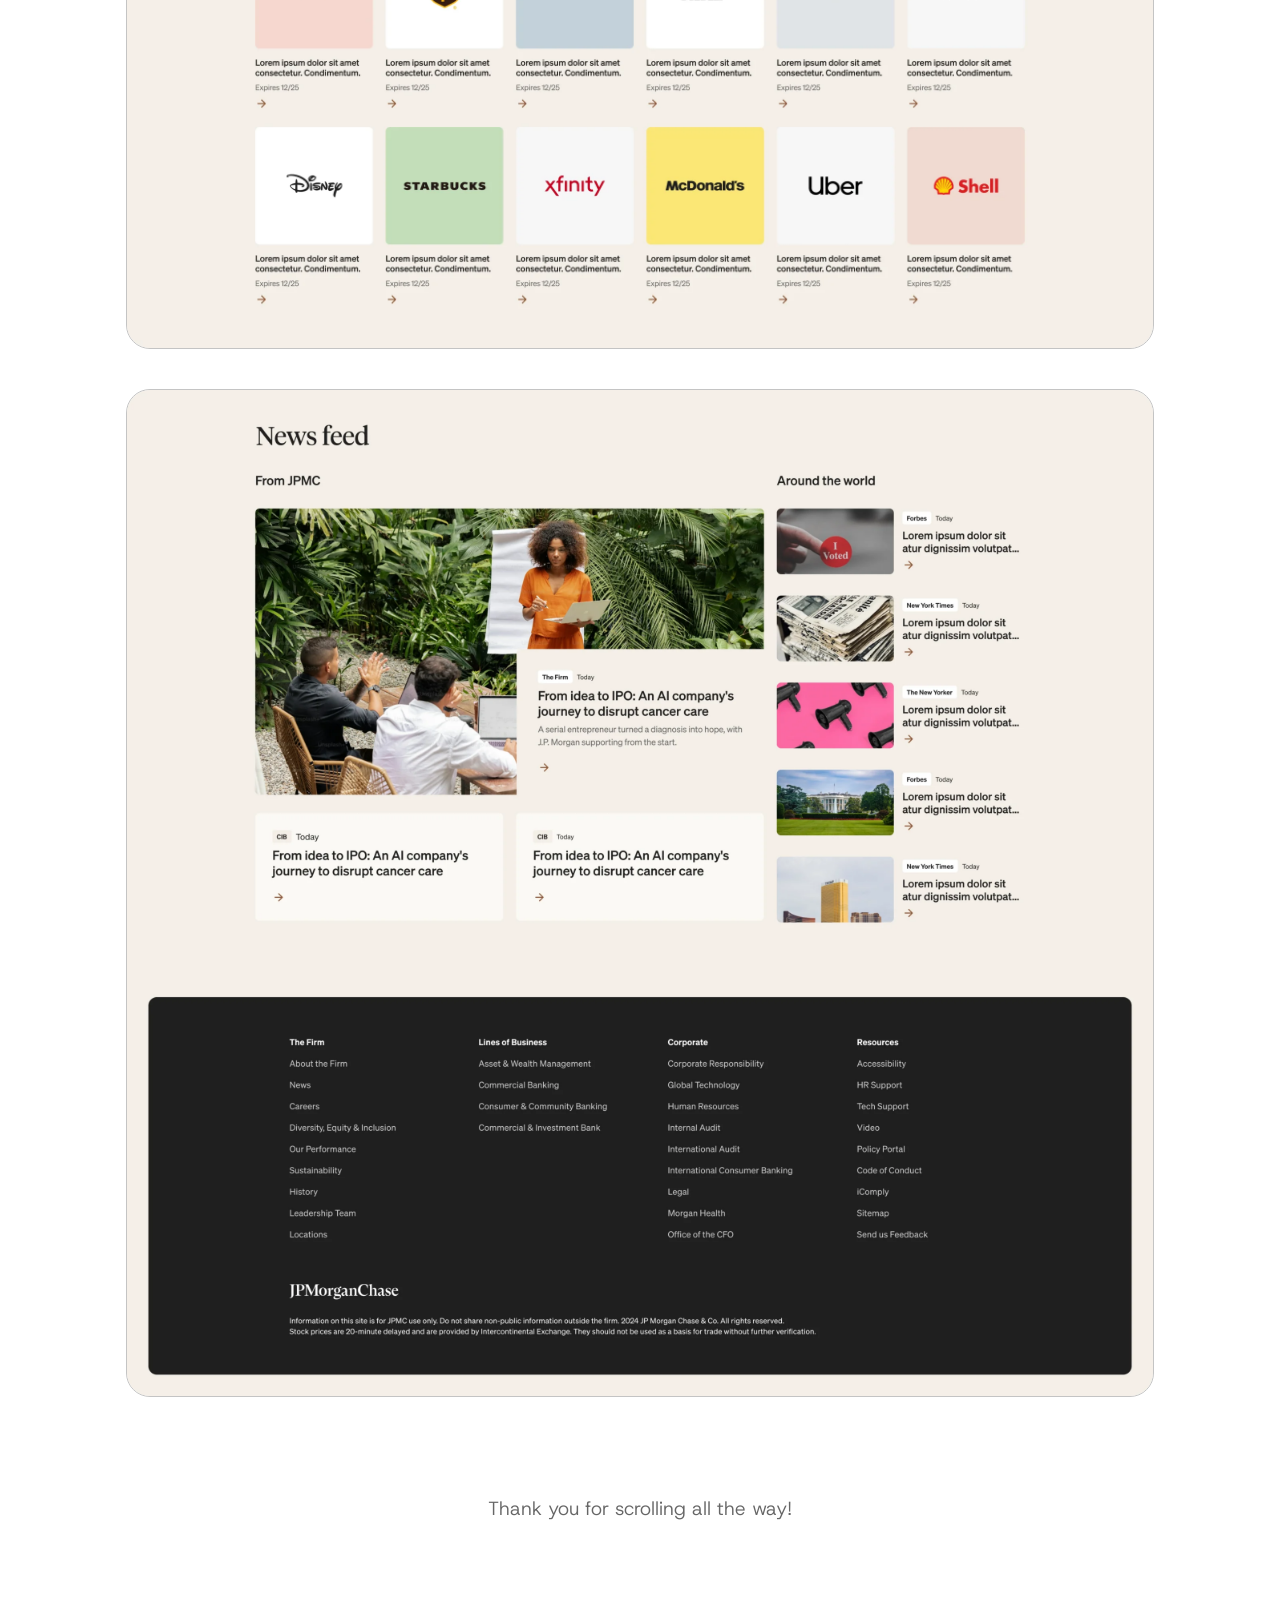
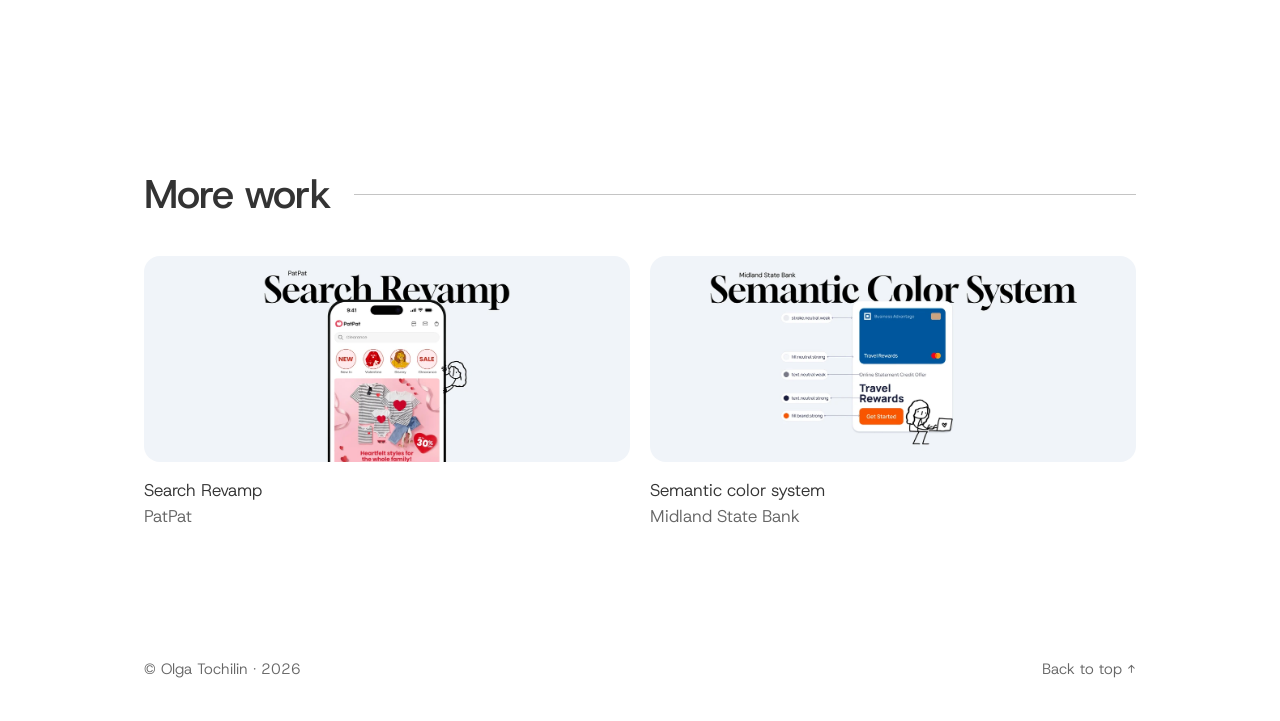
<file: portfolio/jpmorgan-chase/index.html>
<!doctype html>
<html lang="en">
<head>
<meta charset="utf-8">
<meta name="viewport" content="width=device-width, initial-scale=1">
<meta name="robots" content="noindex, nofollow">
<link rel="icon" href="../../assets/favicon.svg" type="image/svg+xml">
<link rel="icon" href="../../assets/favicon-32.png" sizes="32x32" type="image/png">
<link rel="icon" href="../../favicon.ico" sizes="48x48">
<link rel="apple-touch-icon" href="../../assets/apple-touch-icon.png">
<title>JP Morgan Chase HR Portal — Olga Tochilin</title>
<meta name="description" content="JP Morgan Chase HR Portal">
<script>document.documentElement.classList.add('js')</script>
<link rel="preload" href="../../assets/fonts/HostGrotesk-latin.woff2" as="font" type="font/woff2" crossorigin>
<link rel="stylesheet" href="../../assets/style.css">
</head>
<body>
<header class="site-header">
  <div class="header-inner">
    <a class="brand brand-back" href="../../#work" aria-label="Back to all work"><span class="mono"><svg viewBox="0 0 24 24" aria-hidden="true"><path d="M19 12H5M11 6l-6 6 6 6"/></svg></span><span class="brand-name">Olga Tochilin</span></a>
    <nav>
      <a href="../../#work">Work</a>
      <a href="../../#experience">Experience</a>
      <a class="nav-cta" href="https://www.linkedin.com/in/olgatoc/" target="_blank" rel="noopener noreferrer"><span>LinkedIn</span><svg viewBox="0 0 24 24" aria-hidden="true"><path d="M7 17 17 7M8 7h9v9"/></svg><span class="sr-only"> (opens in a new tab)</span></a>
    </nav>
  </div>
</header>
<main class="project" id="top">
<article class="wrap narrow">
  <p class="back"><a href="../../#work">← All work</a></p>
  <h1>JP Morgan Chase HR Portal</h1>
  <dl class="meta"><div><dt>Client</dt><dd>JP Morgan Chase</dd></div><div><dt>My role</dt><dd>Lead Designer</dd></div></dl>
  <h3 class="h">Overview</h3>
<p>I designed the HR portal for JP Morgan Chase to be a one-stop shop for everything employees need—managing tasks, accessing HR apps, exploring perks, staying updated on company news, and handling requests. The goal was to create a simple, easy-to-use hub that streamlined all HR-related activities in one place.</p>
<p>I focused on understanding the needs of employees across the company and worked on crafting a clean, responsive design that’s both functional and engaging. By prioritizing usability and accessibility, the portal became a go-to resource for employees, making their day-to-day tasks smoother and more efficient.</p>
<figure><img src="../../assets/img/jpmc-01-scaled.webp" alt="JP Morgan Chase HR Portal – illustration" loading="lazy"></figure>
<figure><img src="../../assets/img/jpmc-02-scaled.webp" alt="JP Morgan Chase HR Portal – illustration" loading="lazy"></figure>
<figure><img src="../../assets/img/jpmc-03-scaled.webp" alt="JP Morgan Chase HR Portal – illustration" loading="lazy"></figure>
<figure><img src="../../assets/img/jpmc-04-scaled.webp" alt="JP Morgan Chase HR Portal – illustration" loading="lazy"></figure>
<p class="thanks">Thank you for scrolling all the way!</p>
</article>
<section class="wrap">
  <h2 class="section-head"><span>More work</span><i></i></h2>
  <div class="work-grid work-grid-pair">
<a class="work-item" href="../../portfolio/patpat/">
  <span class="work-img"><img src="../../assets/img/patpat-featured-5.webp" alt="" width="1200" height="509" loading="lazy"></span>
  <span class="work-cap"><span class="work-title">Search Revamp</span><span class="work-sub">PatPat</span></span>
</a>
<a class="work-item" href="../../portfolio/midland/">
  <span class="work-img"><img src="../../assets/img/midland-featured-5.webp" alt="" width="1200" height="509" loading="lazy"></span>
  <span class="work-cap"><span class="work-title">Semantic color system</span><span class="work-sub">Midland State Bank</span></span>
</a>
  </div>
</section>
</main>
<footer class="site-footer"><span>© Olga Tochilin · 2026</span><a href="#top" class="to-top">Back to top ↑</a></footer>
<script src="../../assets/site.js" defer></script>
</body>
</html>
</file>
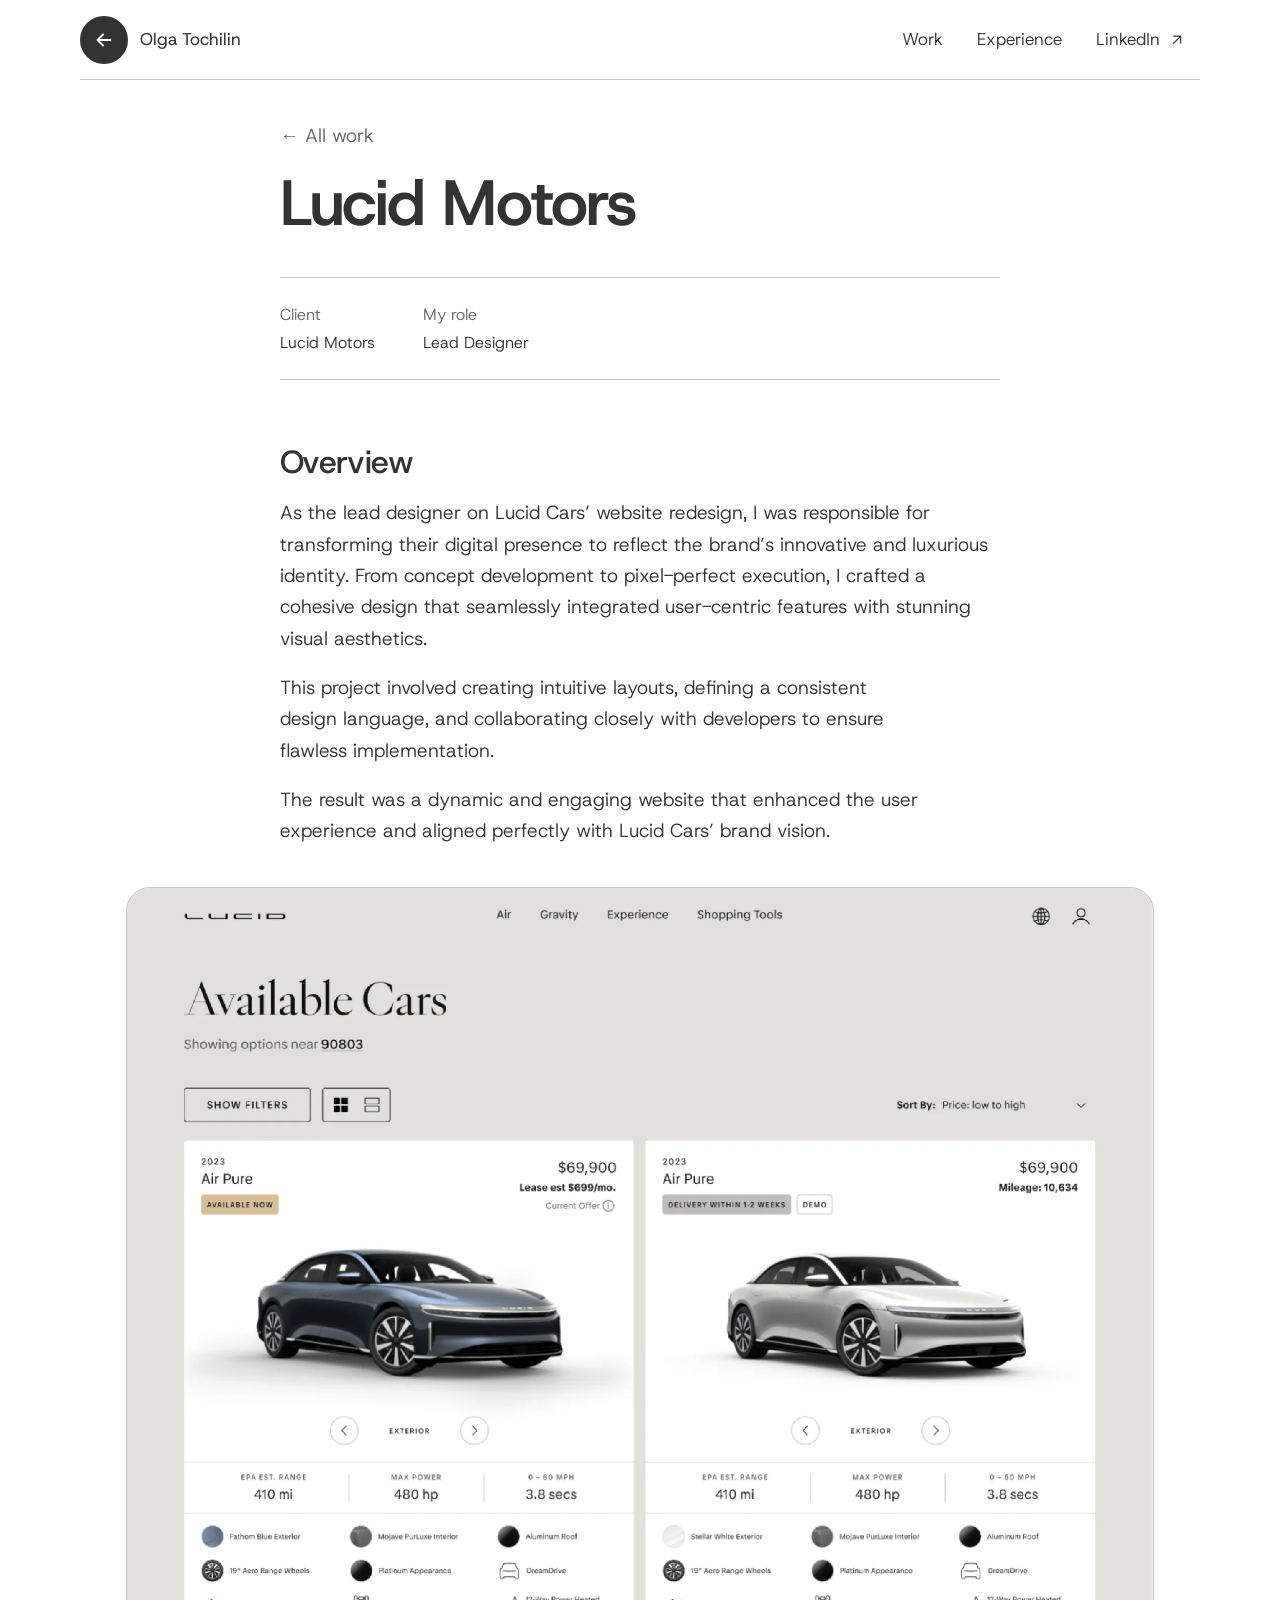
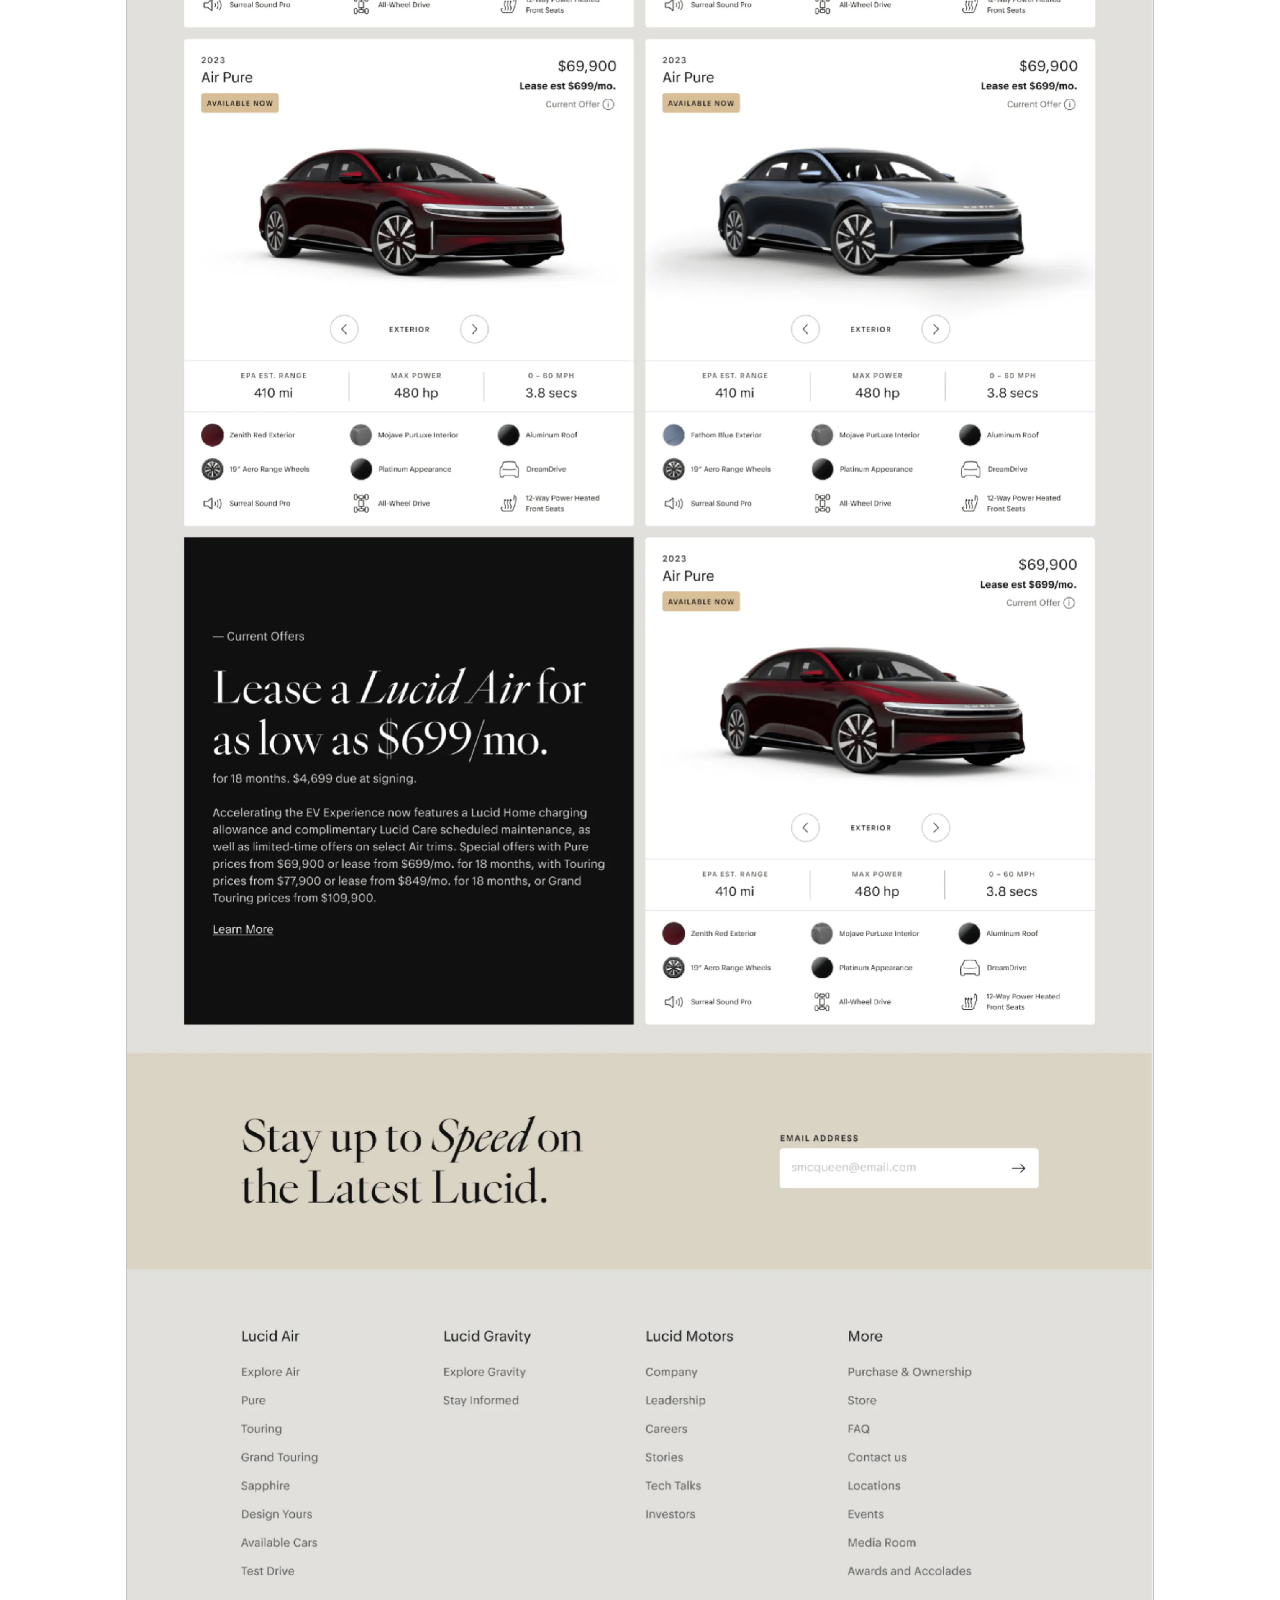
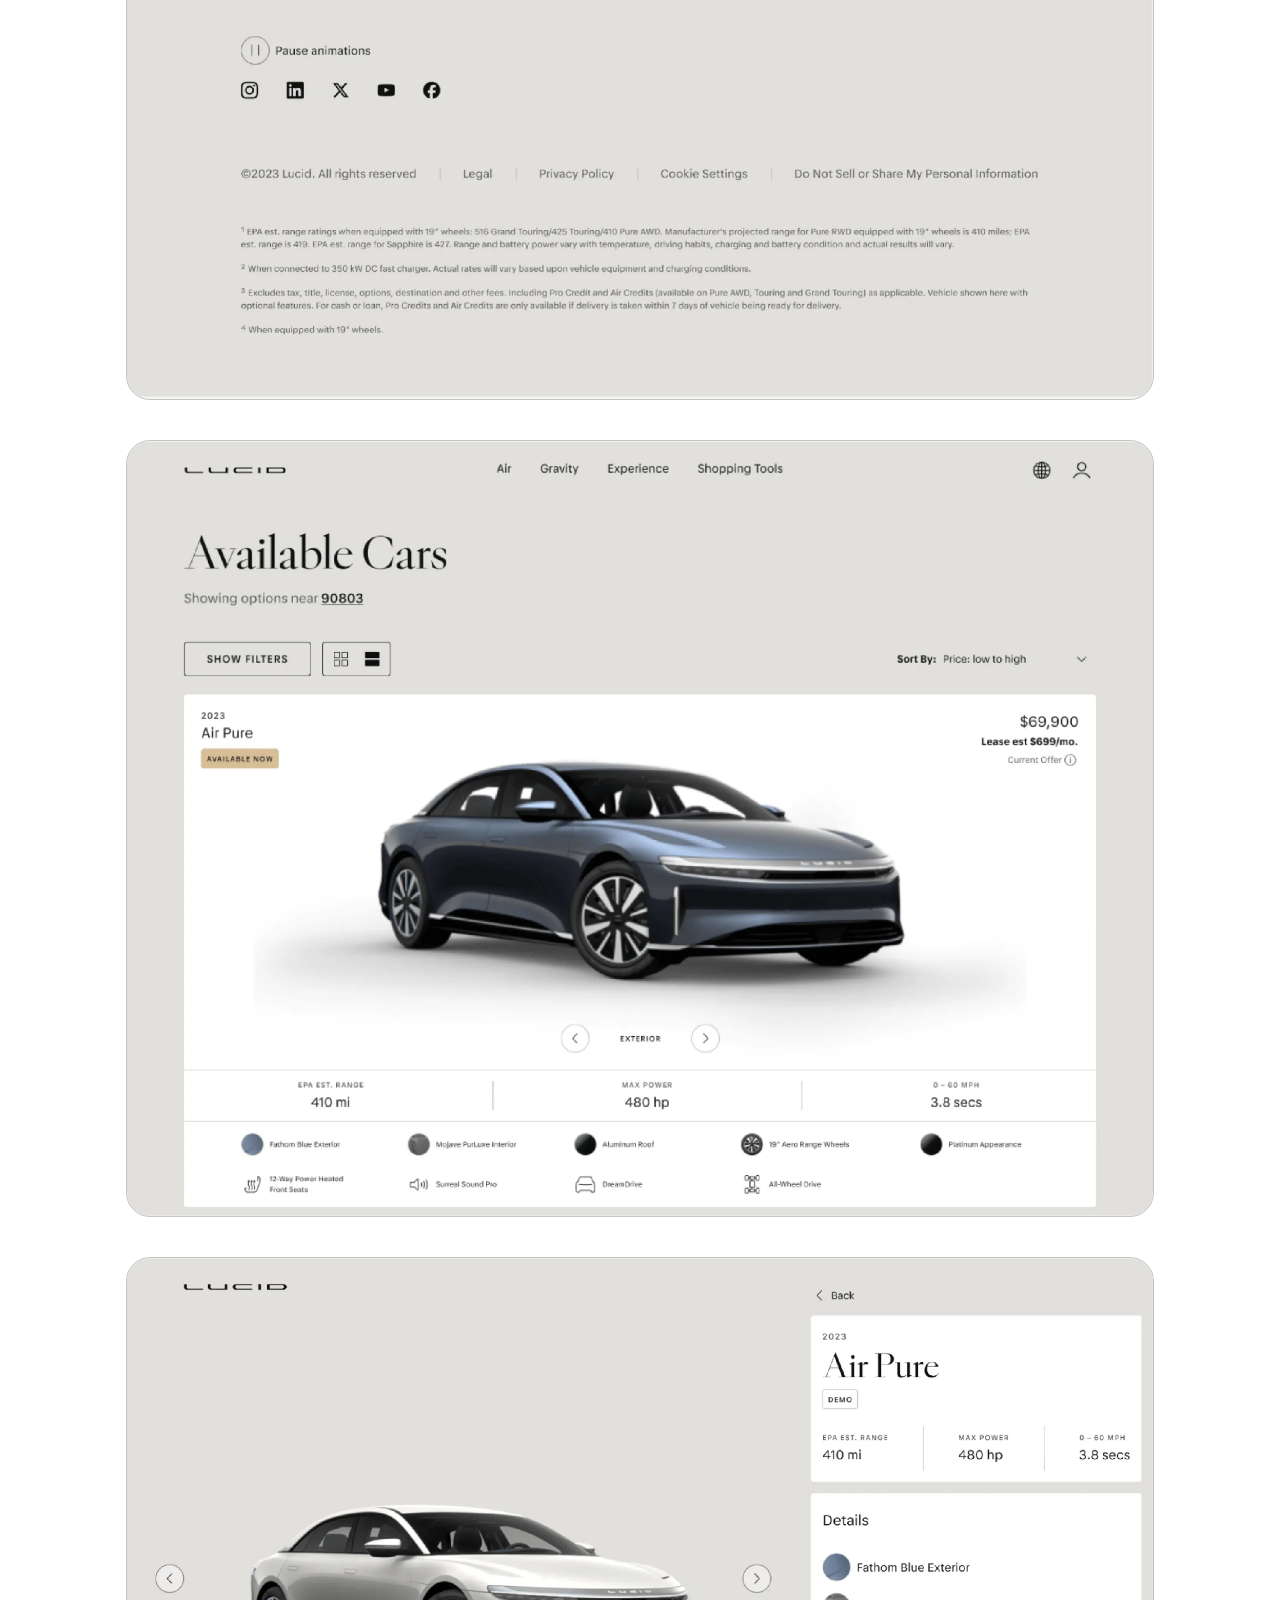
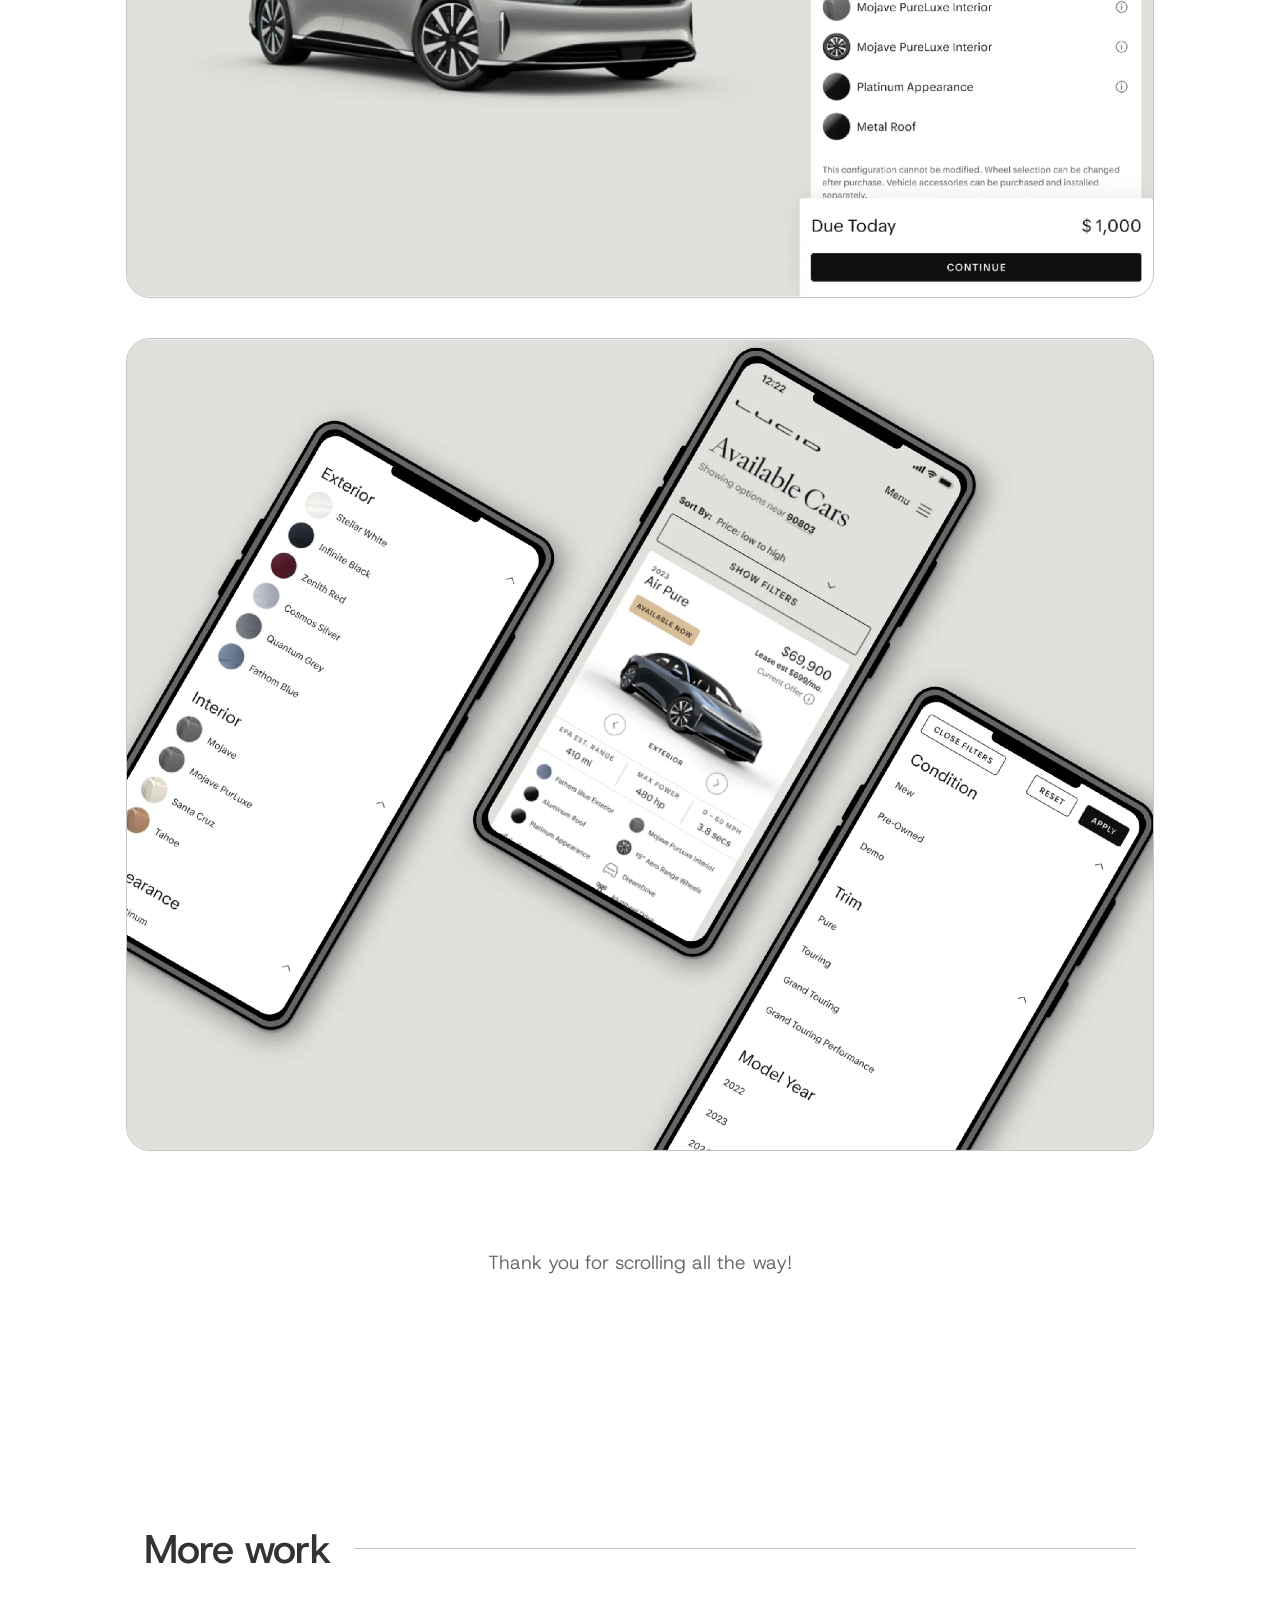
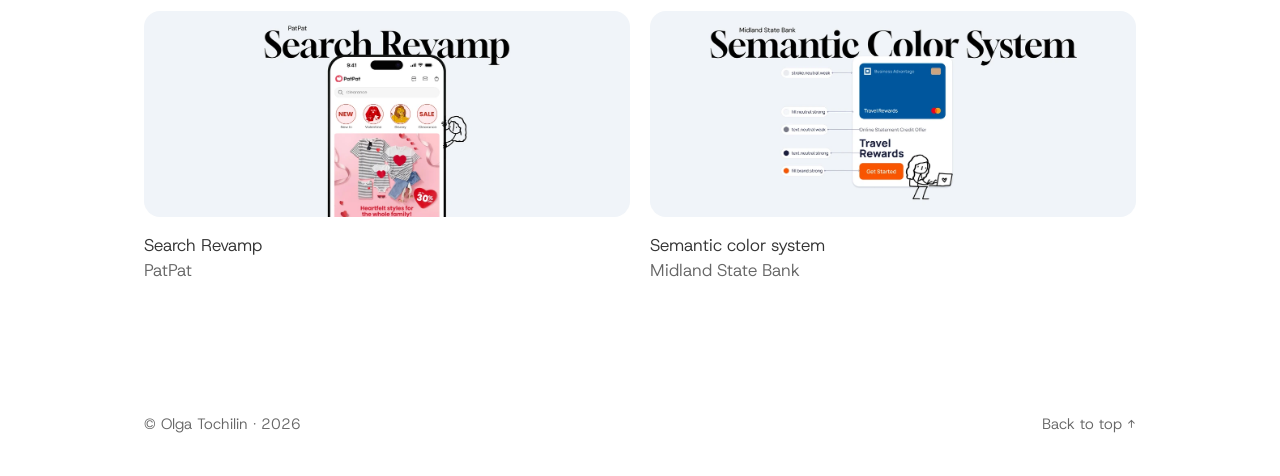
<file: portfolio/lucid/index.html>
<!doctype html>
<html lang="en">
<head>
<meta charset="utf-8">
<meta name="viewport" content="width=device-width, initial-scale=1">
<meta name="robots" content="noindex, nofollow">
<link rel="icon" href="../../assets/favicon.svg" type="image/svg+xml">
<link rel="icon" href="../../assets/favicon-32.png" sizes="32x32" type="image/png">
<link rel="icon" href="../../favicon.ico" sizes="48x48">
<link rel="apple-touch-icon" href="../../assets/apple-touch-icon.png">
<title>Lucid Motors — Olga Tochilin</title>
<meta name="description" content="Lucid Motors">
<script>document.documentElement.classList.add('js')</script>
<link rel="preload" href="../../assets/fonts/HostGrotesk-latin.woff2" as="font" type="font/woff2" crossorigin>
<link rel="stylesheet" href="../../assets/style.css">
</head>
<body>
<header class="site-header">
  <div class="header-inner">
    <a class="brand brand-back" href="../../#work" aria-label="Back to all work"><span class="mono"><svg viewBox="0 0 24 24" aria-hidden="true"><path d="M19 12H5M11 6l-6 6 6 6"/></svg></span><span class="brand-name">Olga Tochilin</span></a>
    <nav>
      <a href="../../#work">Work</a>
      <a href="../../#experience">Experience</a>
      <a class="nav-cta" href="https://www.linkedin.com/in/olgatoc/" target="_blank" rel="noopener noreferrer"><span>LinkedIn</span><svg viewBox="0 0 24 24" aria-hidden="true"><path d="M7 17 17 7M8 7h9v9"/></svg><span class="sr-only"> (opens in a new tab)</span></a>
    </nav>
  </div>
</header>
<main class="project" id="top">
<article class="wrap narrow">
  <p class="back"><a href="../../#work">← All work</a></p>
  <h1>Lucid Motors</h1>
  <dl class="meta"><div><dt>Client</dt><dd>Lucid Motors</dd></div><div><dt>My role</dt><dd>Lead Designer</dd></div></dl>
  <h3 class="h">Overview</h3>
<p>As the lead designer on Lucid Cars’ website redesign, I was responsible for transforming their digital presence to reflect the brand’s innovative and luxurious identity. From concept development to pixel-perfect execution, I crafted a cohesive design that seamlessly integrated user-centric features with stunning visual aesthetics.</p>
<p>This project involved creating intuitive layouts, defining a consistent design language, and collaborating closely with developers to ensure flawless implementation.</p>
<p>The result was a dynamic and engaging website that enhanced the user experience and aligned perfectly with Lucid Cars’ brand vision.</p>
<figure><img src="../../assets/img/lucid-01-1200.webp" alt="Lucid Motors – illustration" loading="lazy"></figure>
<figure><img src="../../assets/img/lucid-02-1200.webp" alt="Lucid Motors – illustration" loading="lazy"></figure>
<figure><img src="../../assets/img/lucid-03-1200.webp" alt="Lucid Motors – illustration" loading="lazy"></figure>
<figure><img src="../../assets/img/lucid-04-1200.webp" alt="Lucid Motors – illustration" loading="lazy"></figure>
<p class="thanks">Thank you for scrolling all the way!</p>
</article>
<section class="wrap">
  <h2 class="section-head"><span>More work</span><i></i></h2>
  <div class="work-grid work-grid-pair">
<a class="work-item" href="../../portfolio/patpat/">
  <span class="work-img"><img src="../../assets/img/patpat-featured-5.webp" alt="" width="1200" height="509" loading="lazy"></span>
  <span class="work-cap"><span class="work-title">Search Revamp</span><span class="work-sub">PatPat</span></span>
</a>
<a class="work-item" href="../../portfolio/midland/">
  <span class="work-img"><img src="../../assets/img/midland-featured-5.webp" alt="" width="1200" height="509" loading="lazy"></span>
  <span class="work-cap"><span class="work-title">Semantic color system</span><span class="work-sub">Midland State Bank</span></span>
</a>
  </div>
</section>
</main>
<footer class="site-footer"><span>© Olga Tochilin · 2026</span><a href="#top" class="to-top">Back to top ↑</a></footer>
<script src="../../assets/site.js" defer></script>
</body>
</html>
</file>
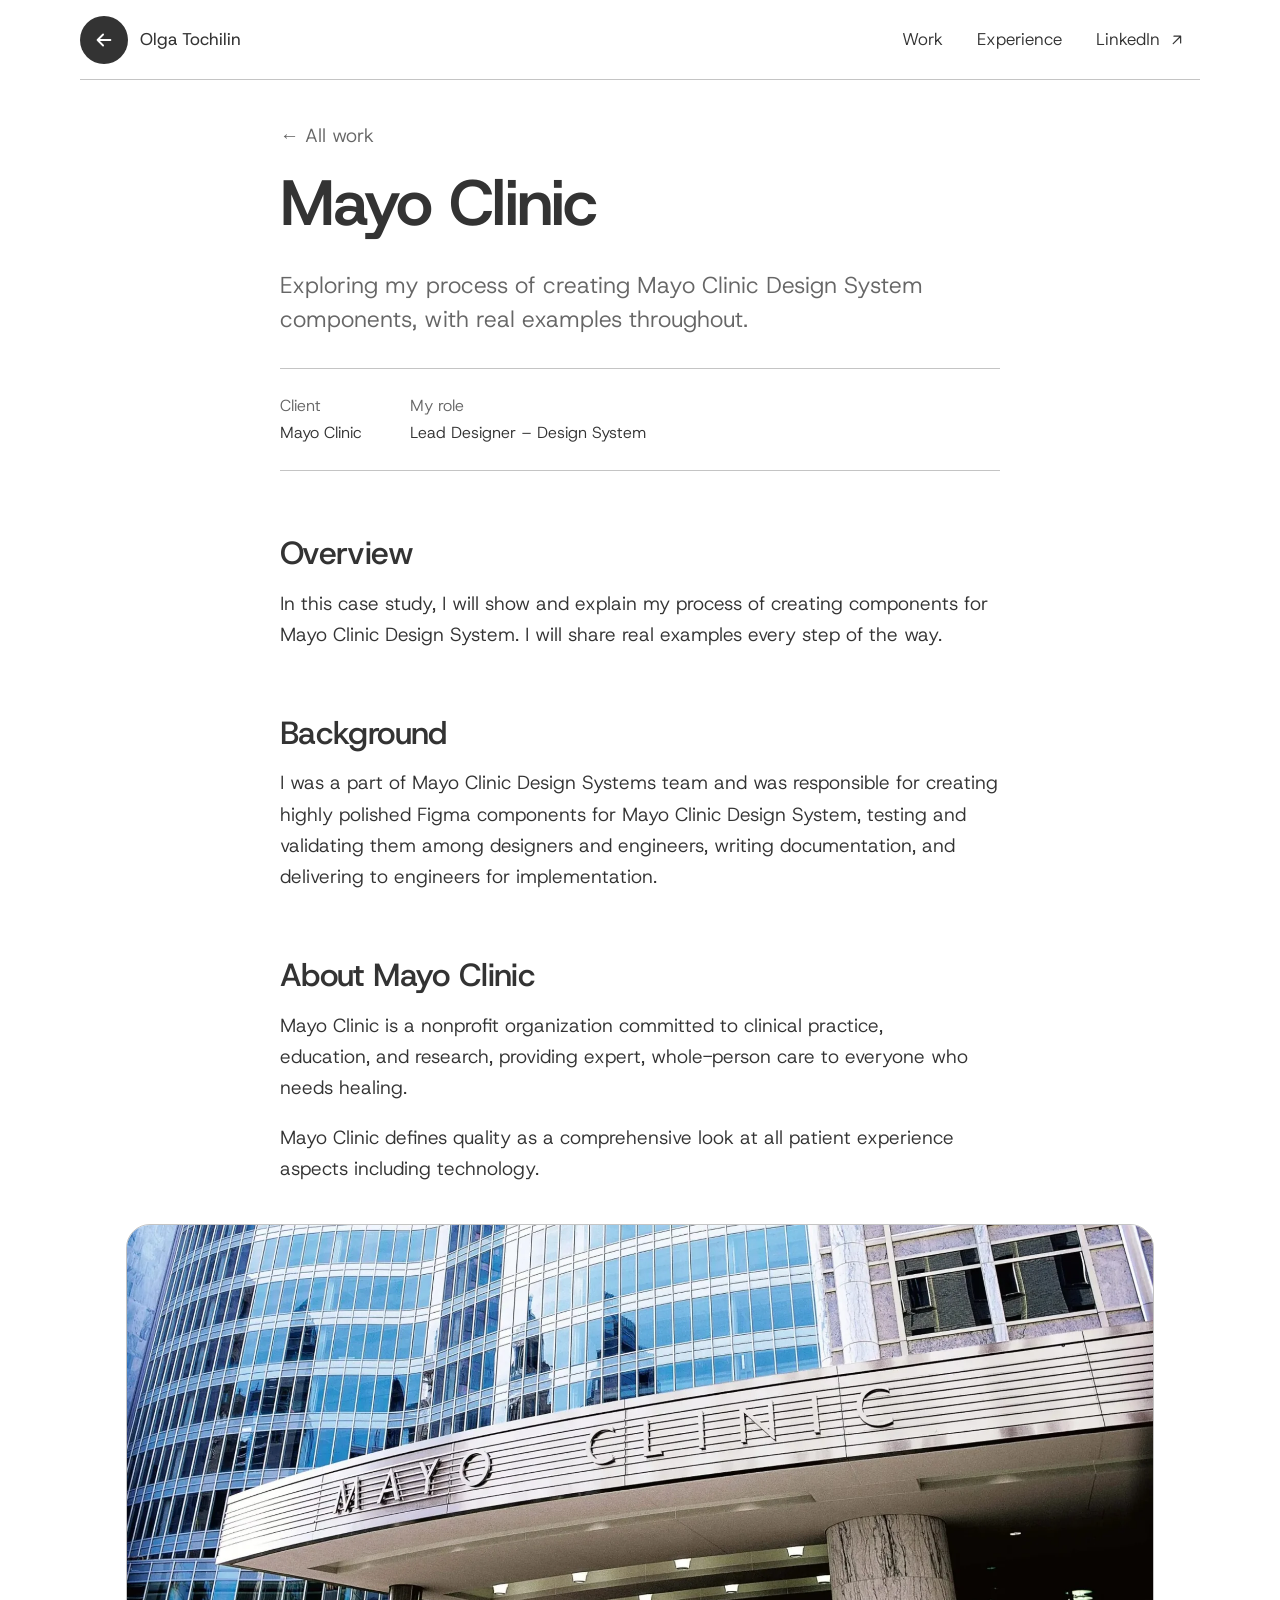
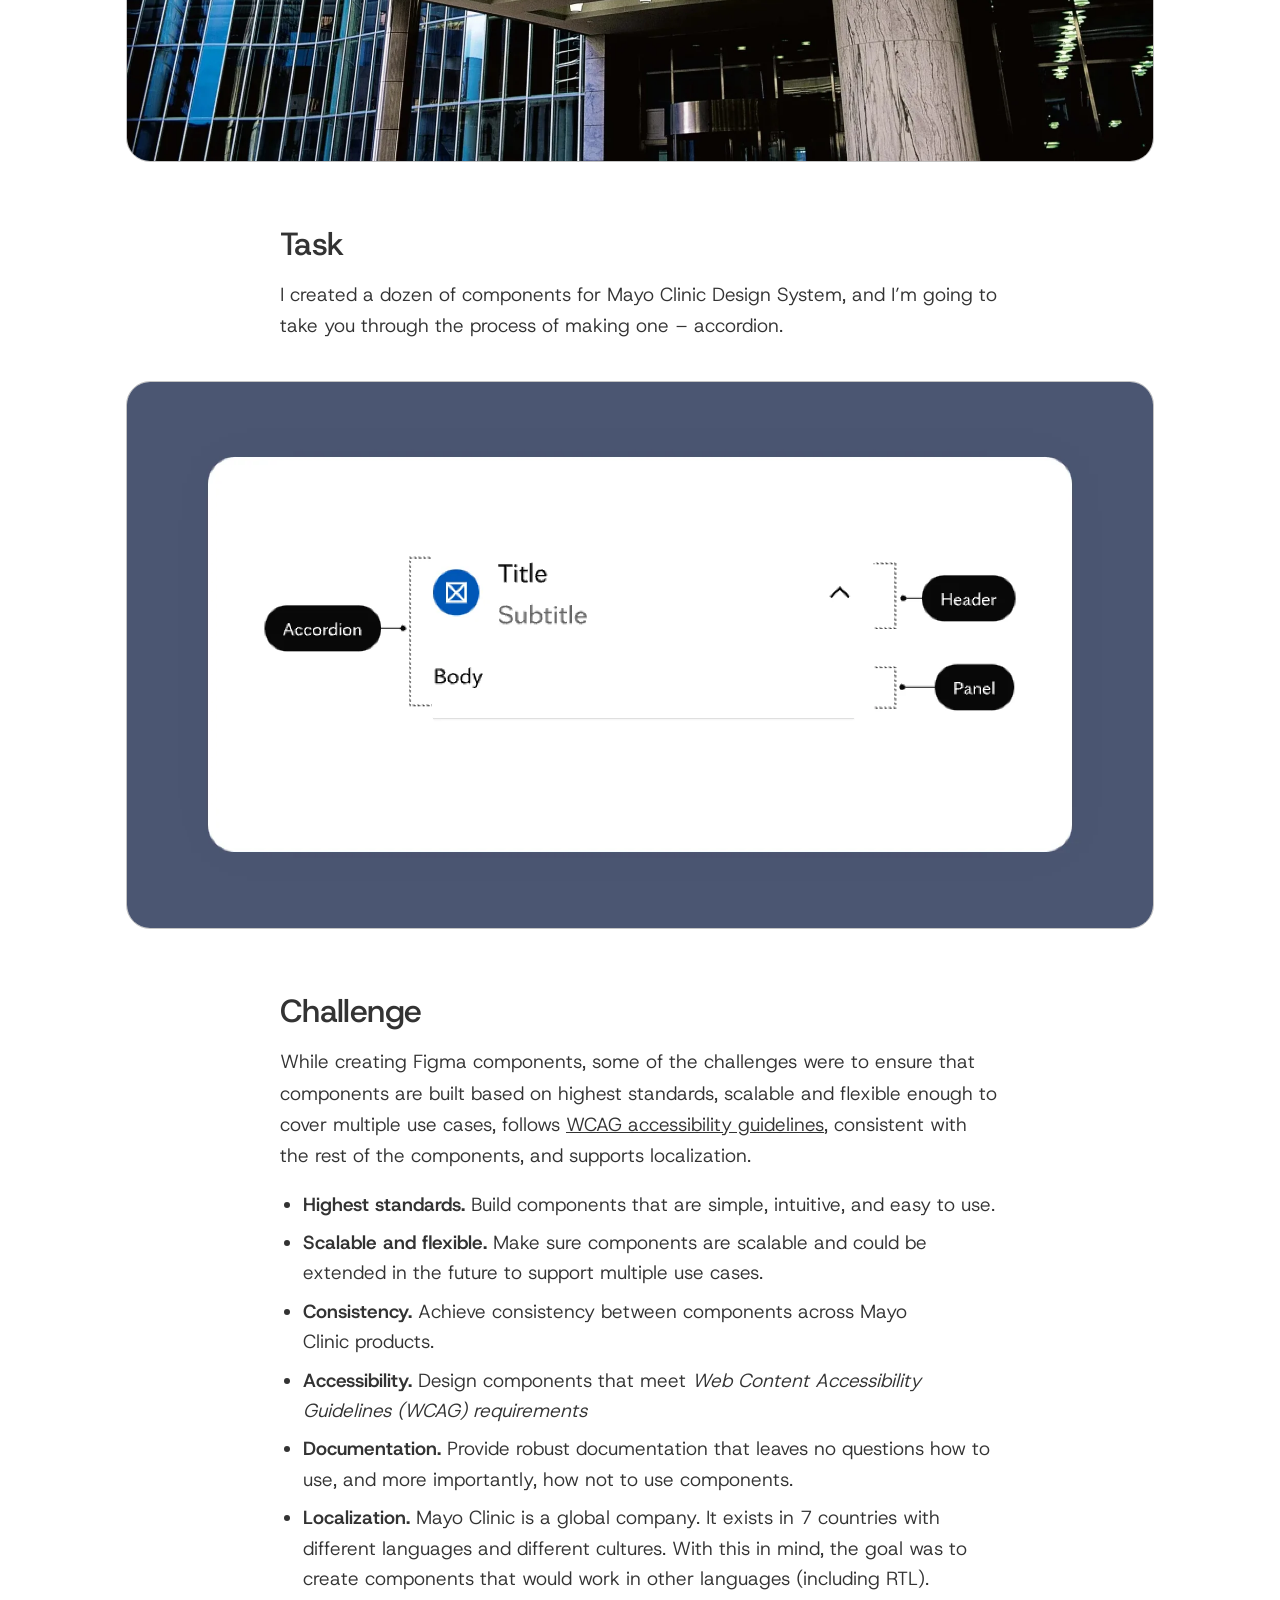
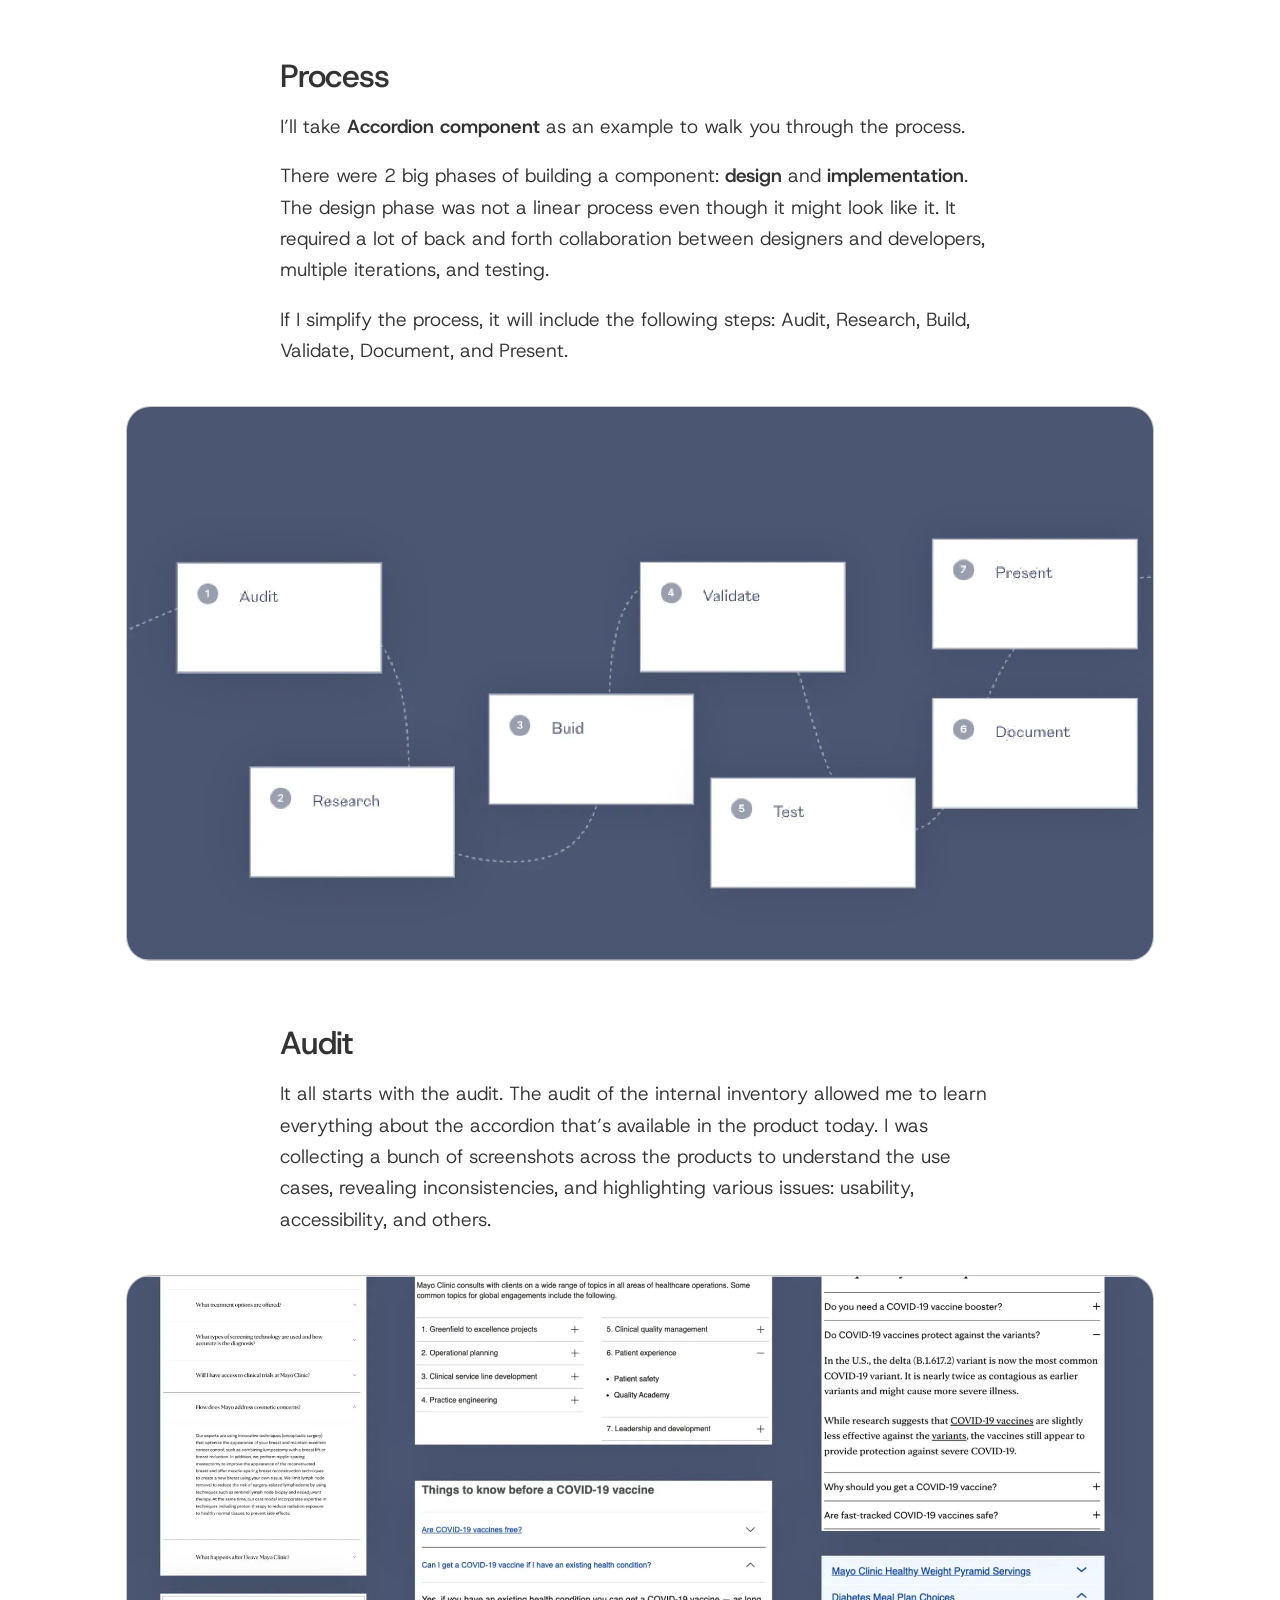
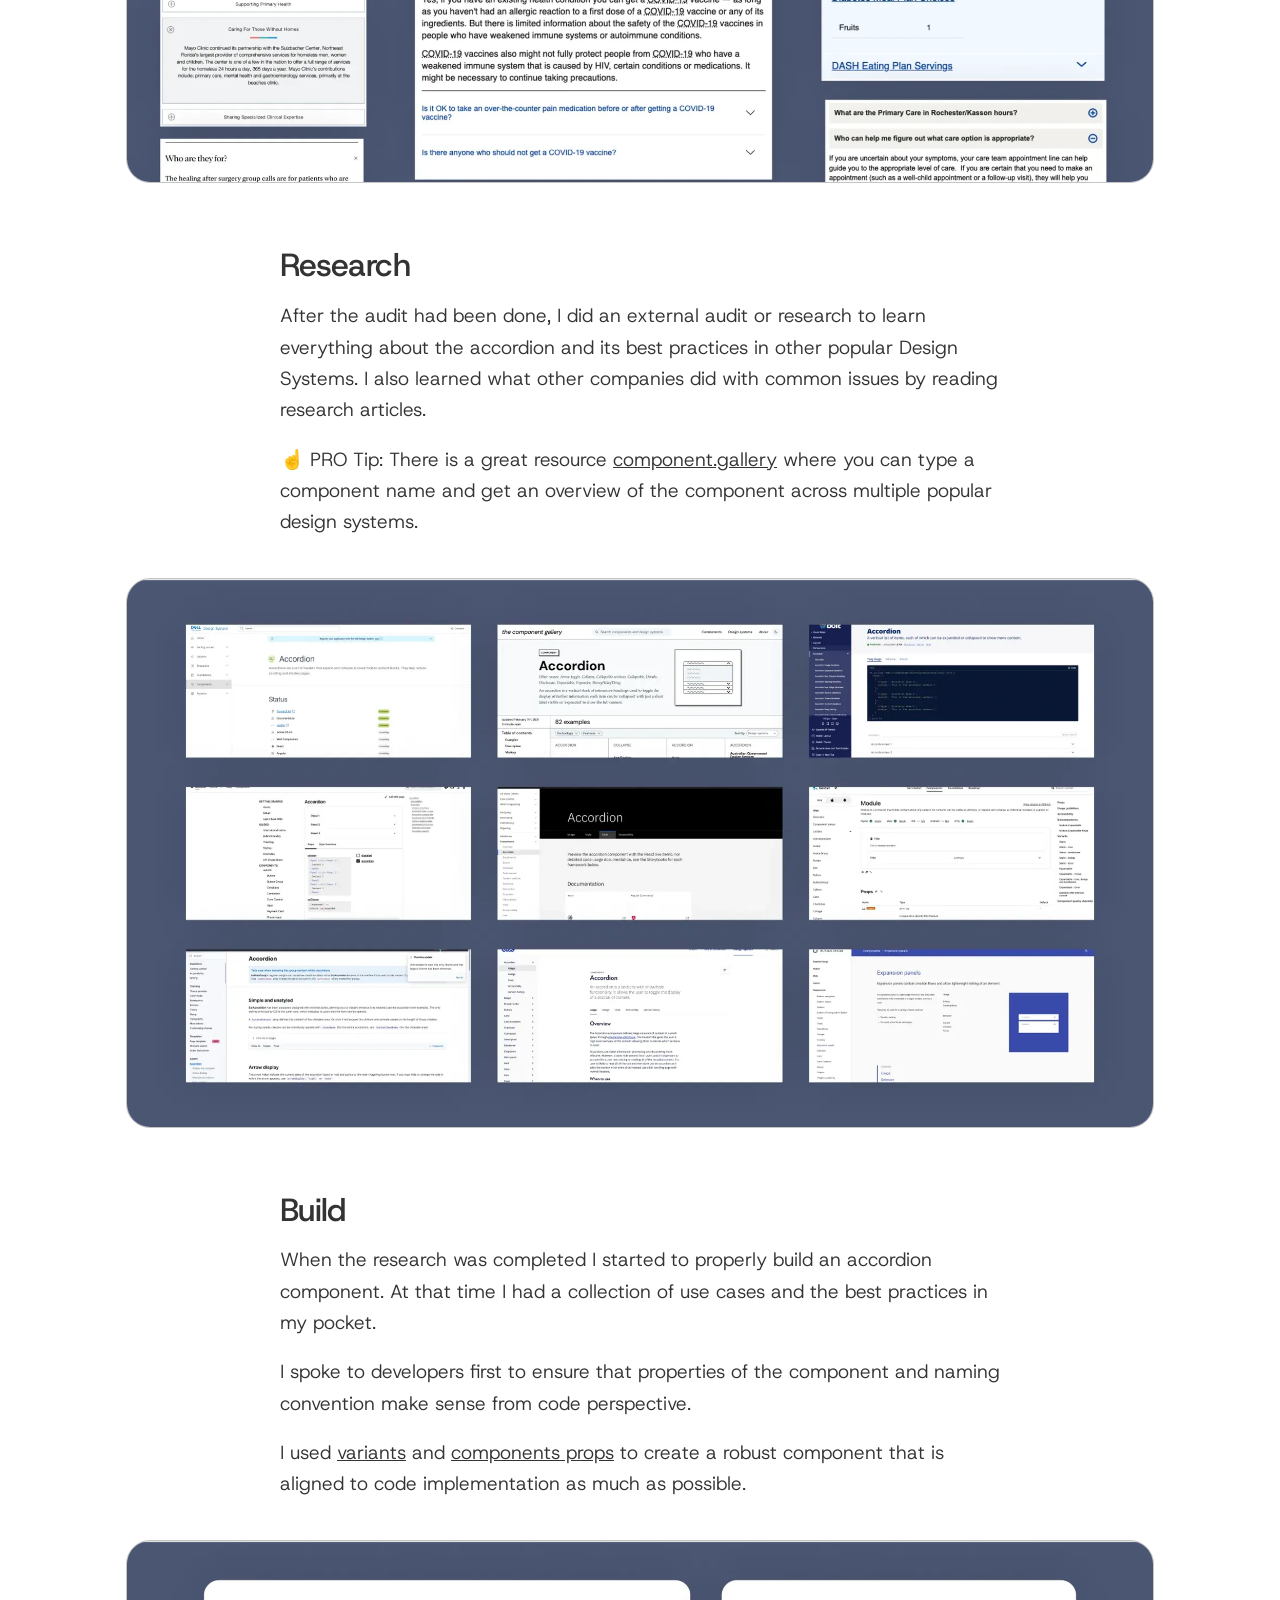
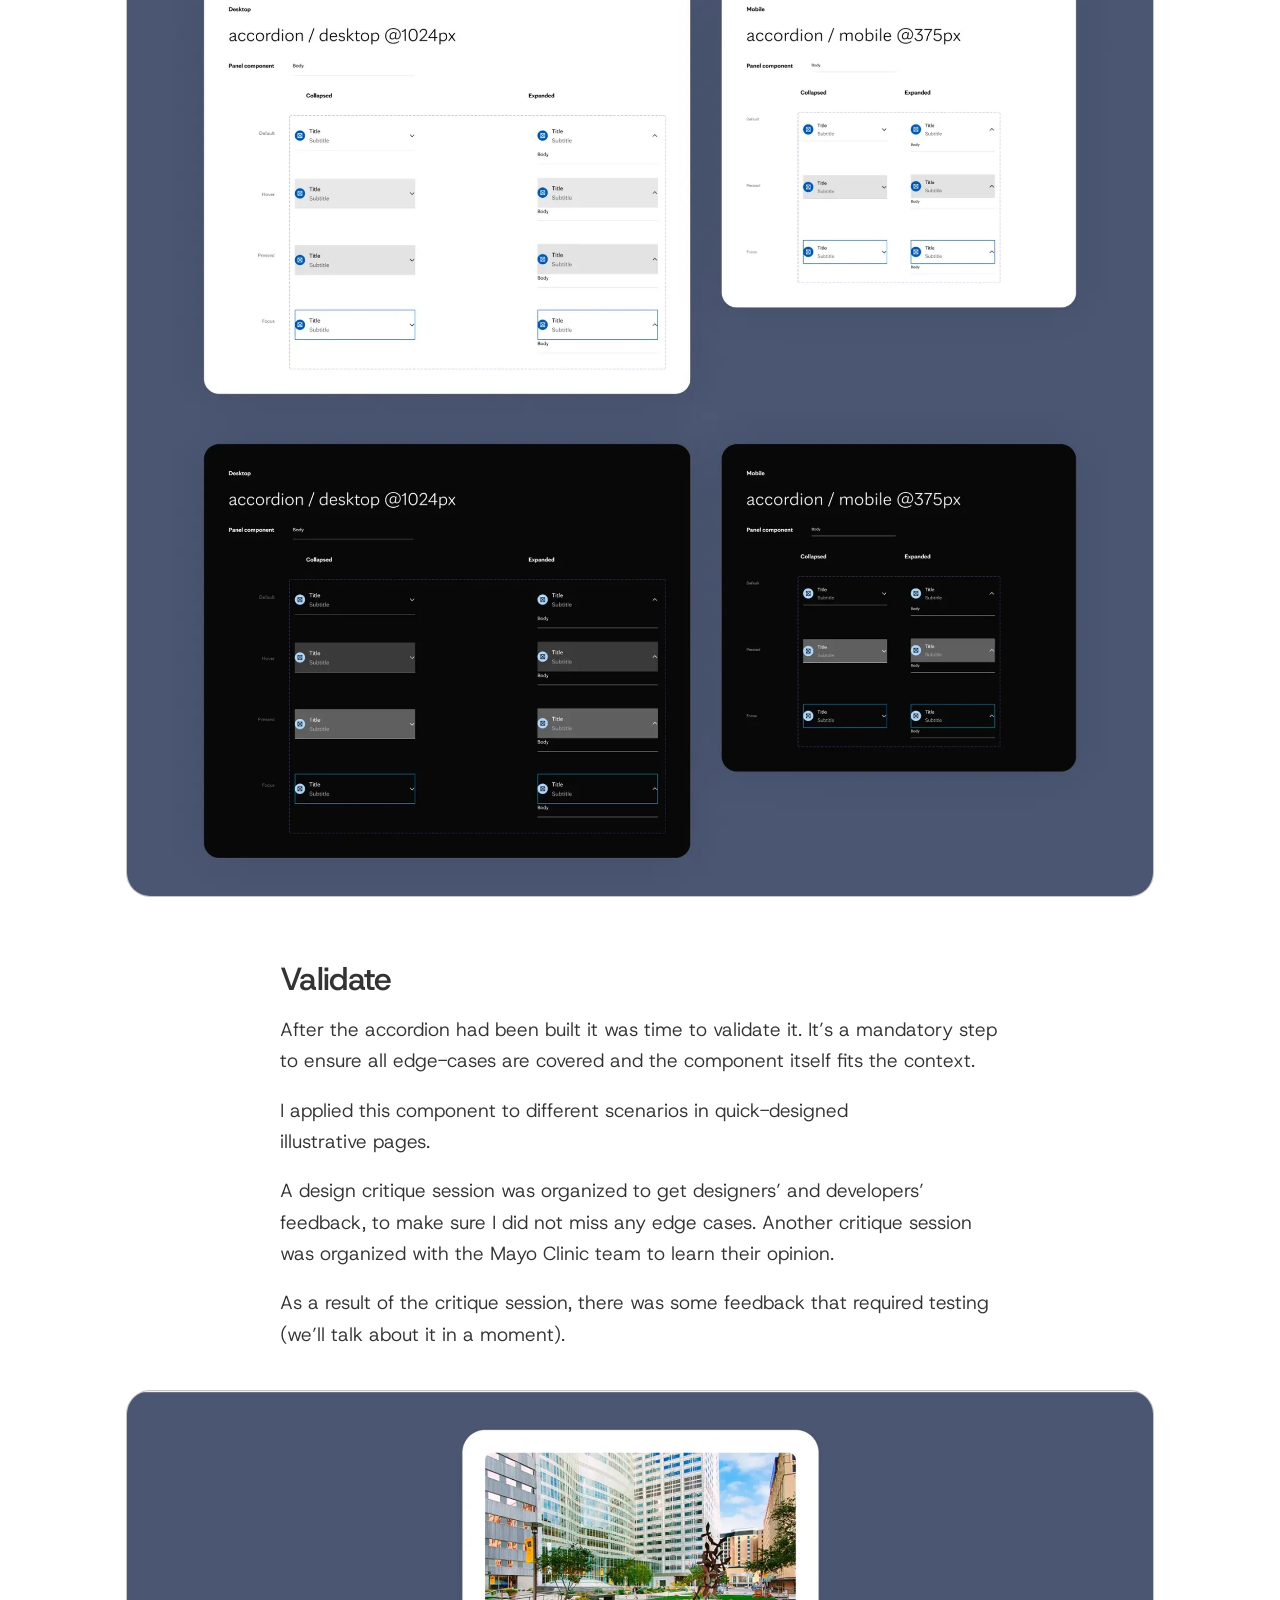
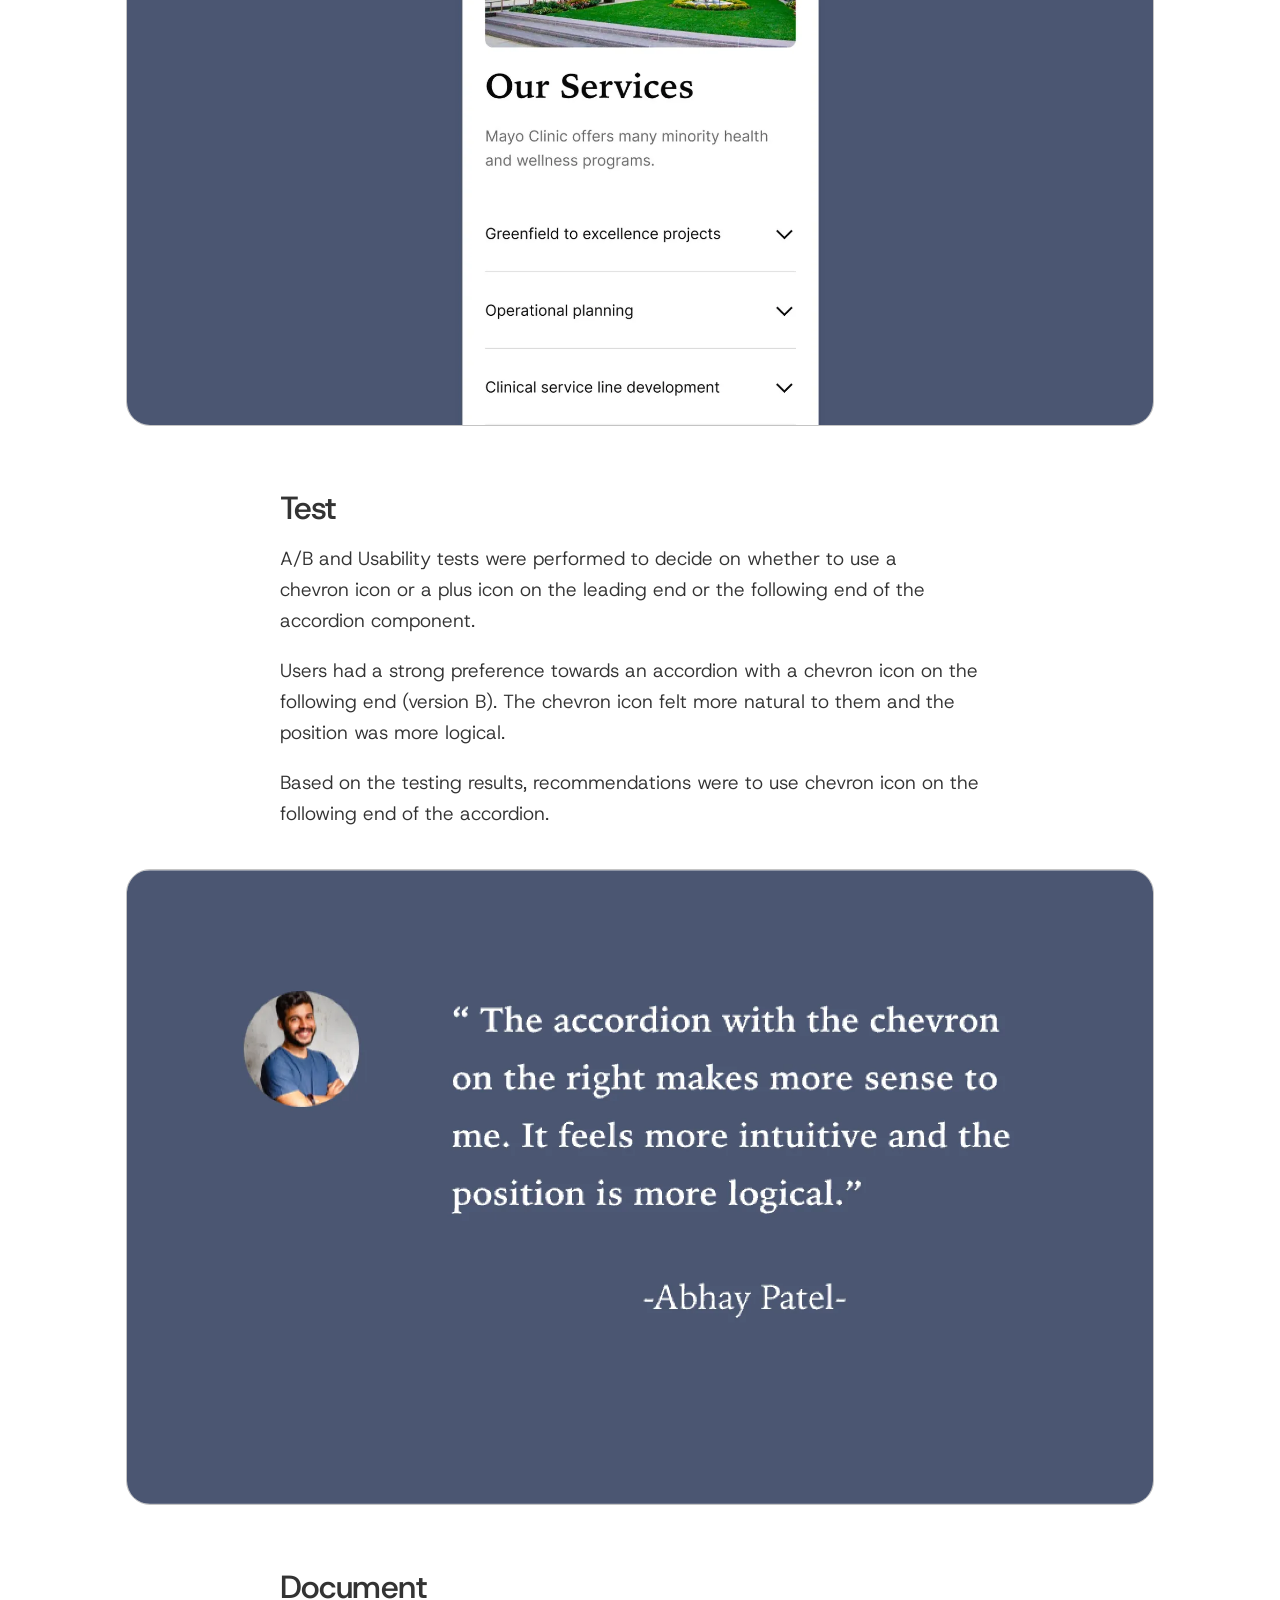
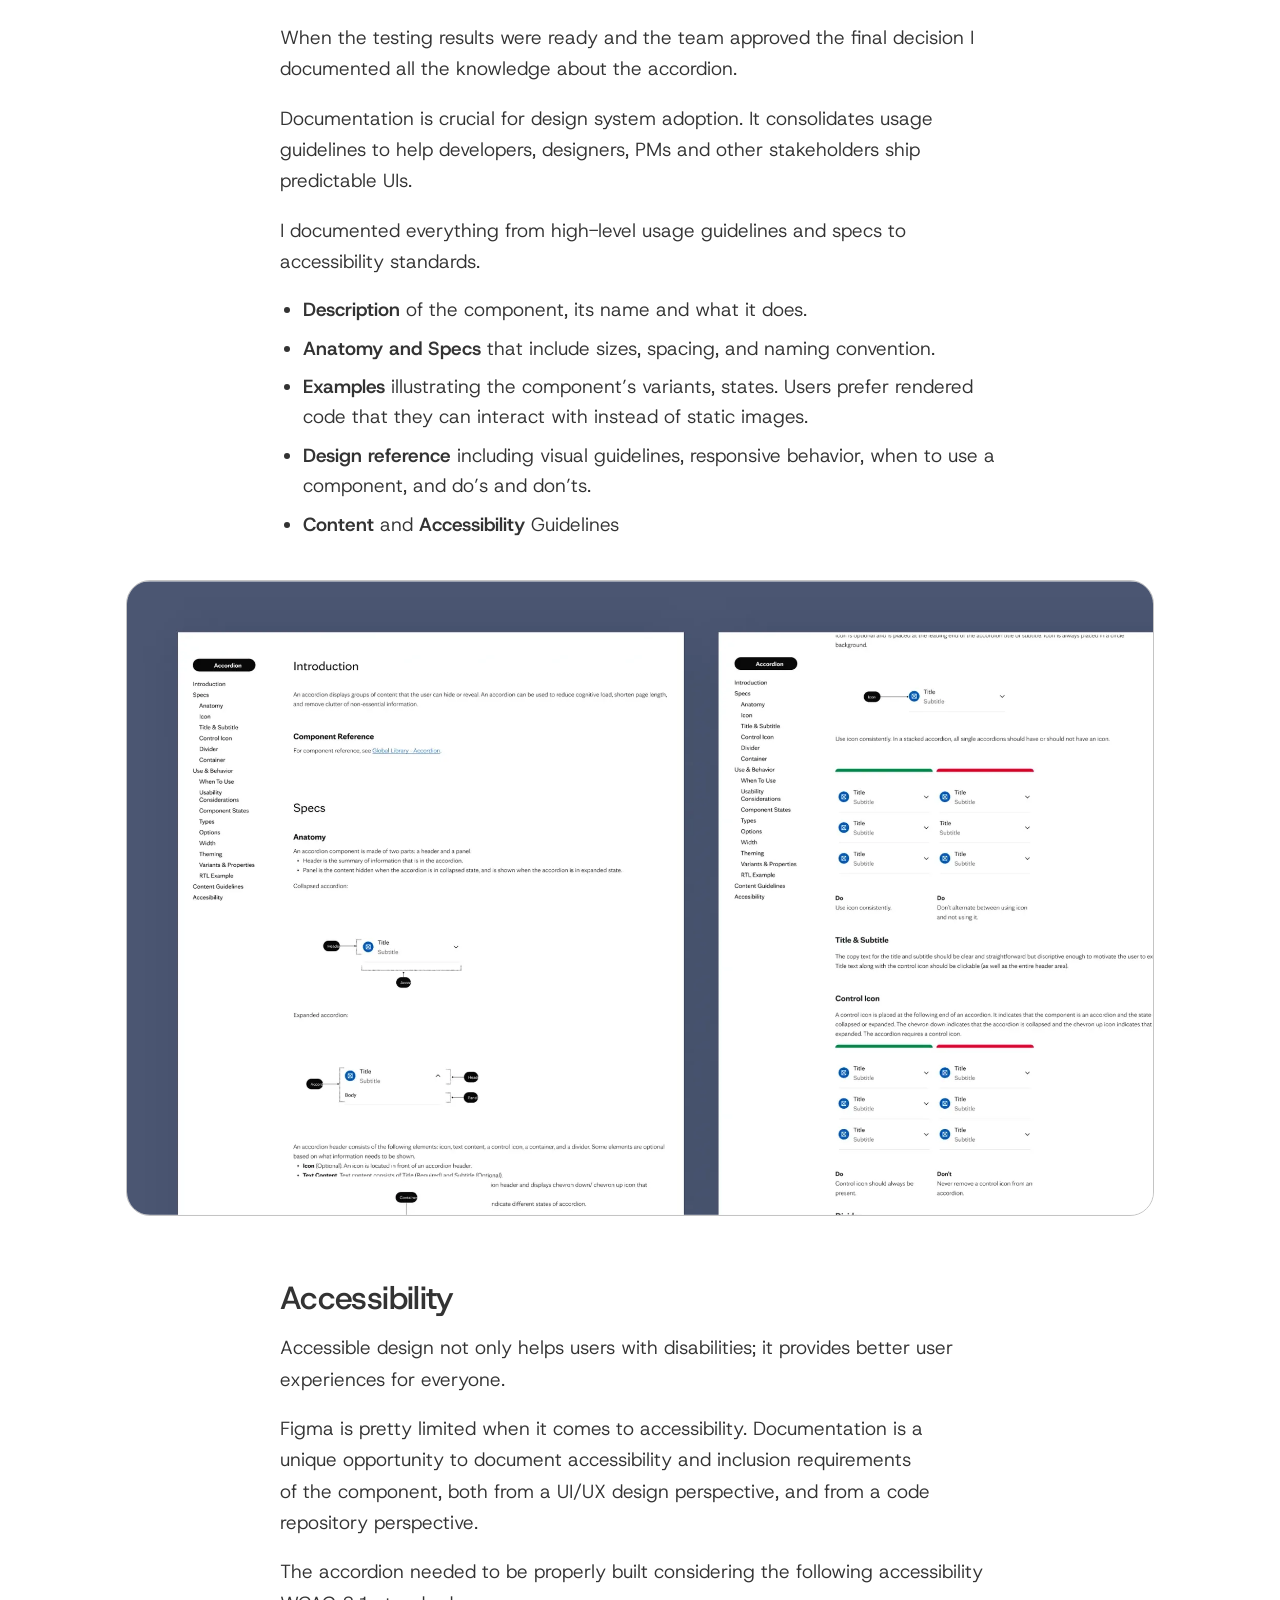
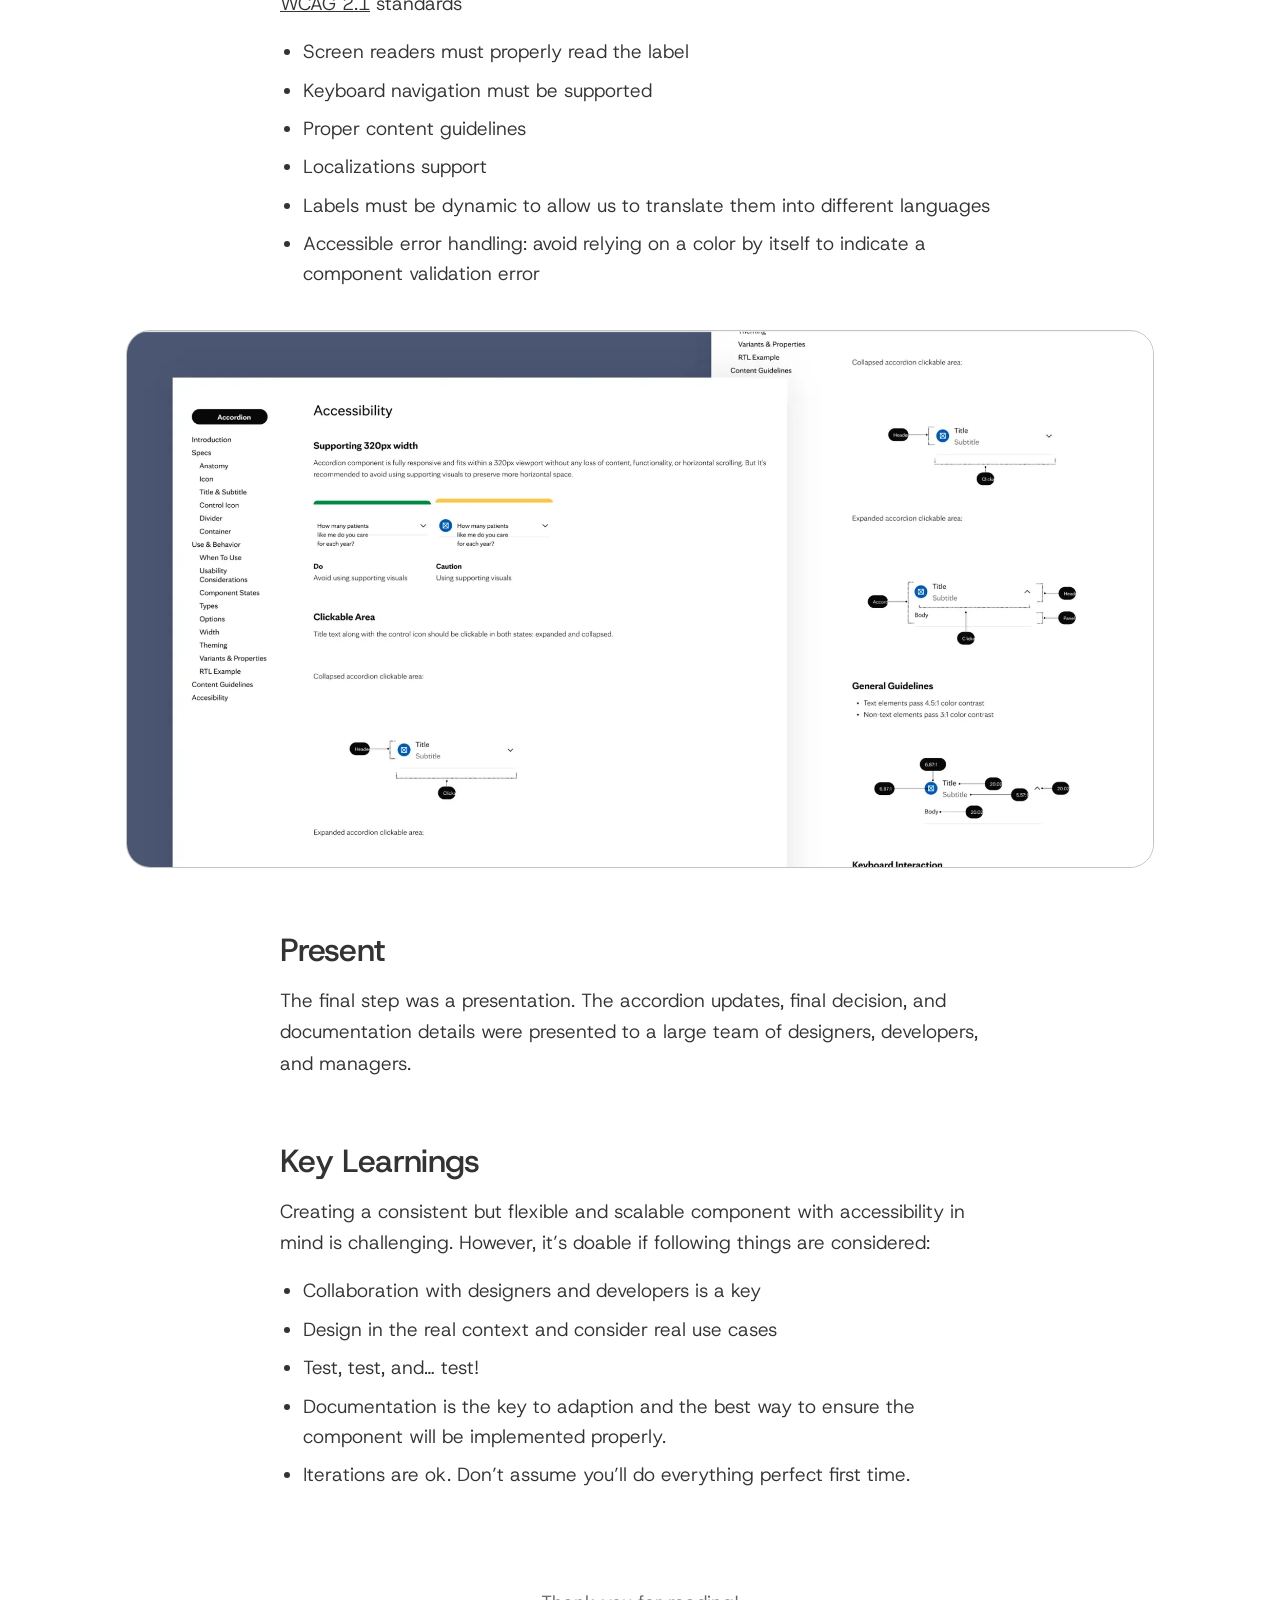
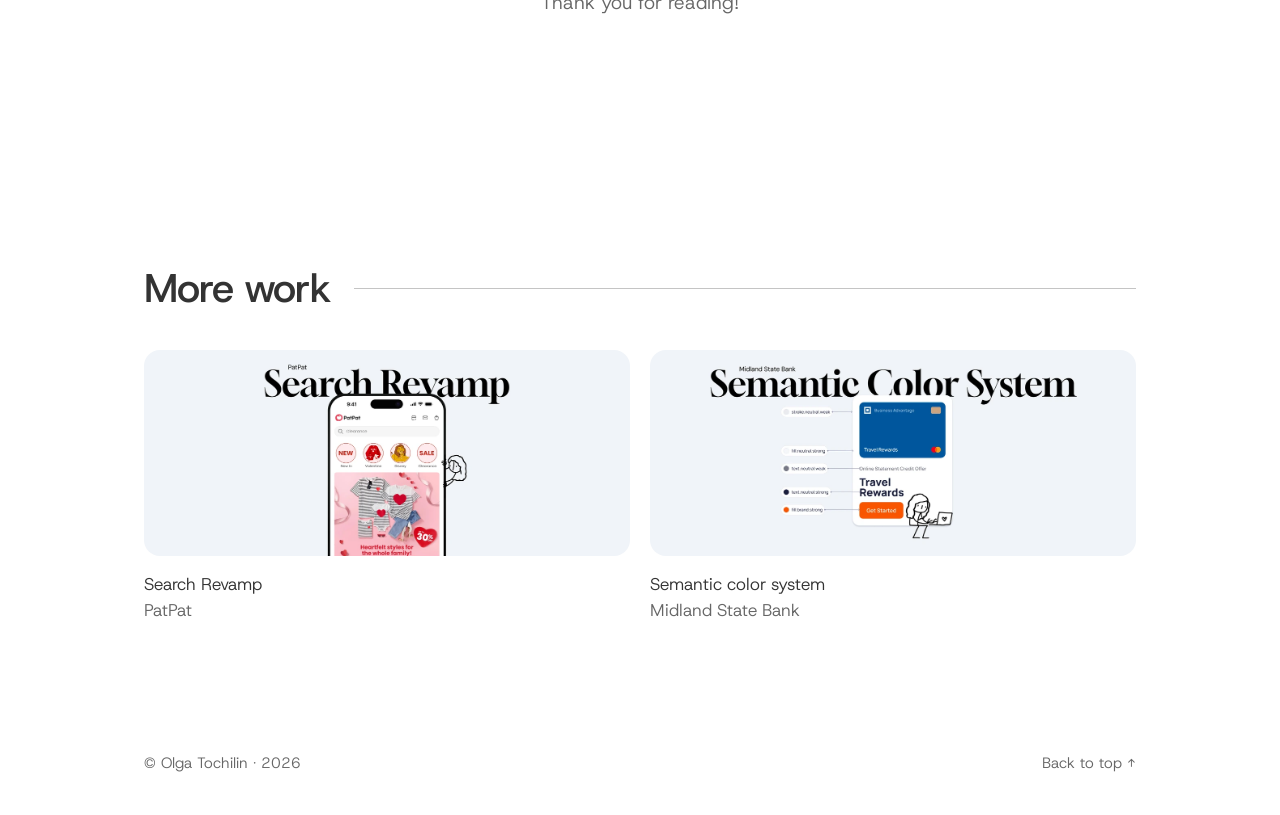
<file: portfolio/mayo/index.html>
<!doctype html>
<html lang="en">
<head>
<meta charset="utf-8">
<meta name="viewport" content="width=device-width, initial-scale=1">
<meta name="robots" content="noindex, nofollow">
<link rel="icon" href="../../assets/favicon.svg" type="image/svg+xml">
<link rel="icon" href="../../assets/favicon-32.png" sizes="32x32" type="image/png">
<link rel="icon" href="../../favicon.ico" sizes="48x48">
<link rel="apple-touch-icon" href="../../assets/apple-touch-icon.png">
<title>Mayo Clinic — Olga Tochilin</title>
<meta name="description" content="Exploring my process of creating Mayo Clinic Design System components, with real examples throughout.">
<script>document.documentElement.classList.add('js')</script>
<link rel="preload" href="../../assets/fonts/HostGrotesk-latin.woff2" as="font" type="font/woff2" crossorigin>
<link rel="stylesheet" href="../../assets/style.css">
</head>
<body>
<header class="site-header">
  <div class="header-inner">
    <a class="brand brand-back" href="../../#work" aria-label="Back to all work"><span class="mono"><svg viewBox="0 0 24 24" aria-hidden="true"><path d="M19 12H5M11 6l-6 6 6 6"/></svg></span><span class="brand-name">Olga Tochilin</span></a>
    <nav>
      <a href="../../#work">Work</a>
      <a href="../../#experience">Experience</a>
      <a class="nav-cta" href="https://www.linkedin.com/in/olgatoc/" target="_blank" rel="noopener noreferrer"><span>LinkedIn</span><svg viewBox="0 0 24 24" aria-hidden="true"><path d="M7 17 17 7M8 7h9v9"/></svg><span class="sr-only"> (opens in a new tab)</span></a>
    </nav>
  </div>
</header>
<main class="project" id="top">
<article class="wrap narrow">
  <p class="back"><a href="../../#work">← All work</a></p>
  <h1>Mayo Clinic</h1>
  <p class="lead">Exploring my process of creating Mayo Clinic Design System components, with real examples throughout.</p>
  <dl class="meta"><div><dt>Client</dt><dd>Mayo Clinic</dd></div><div><dt>My role</dt><dd>Lead Designer – Design System</dd></div></dl>
  <h3 class="h">Overview</h3>
<p>In this case study, I will show and explain my process of creating components for Mayo Clinic Design System. I will share real examples every step of the way.</p>
<h3 class="h">Background</h3>
<p>I was a part of Mayo Clinic Design Systems team and was responsible for creating highly polished Figma components for Mayo Clinic Design System, testing and validating them among designers and engineers, writing documentation, and delivering to engineers for implementation.</p>
<h3 class="h">About Mayo Clinic</h3>
<p>Mayo Clinic is a nonprofit organization committed to clinical practice, education, and research, providing expert, whole-person care to everyone who needs healing.</p>
<p>Mayo Clinic defines quality as a comprehensive look at all patient experience aspects including technology.</p>
<figure><img src="../../assets/img/mayo-mayo02-scaled.webp" alt="About Mayo Clinic" width="2000" height="1045" loading="lazy"></figure>
<h3 class="h">Task</h3>
<p>I created a dozen of components for Mayo Clinic Design System, and I’m going to take you through the process of making one – accordion.</p>
<figure><img src="../../assets/img/mayo-mayo03.webp" alt="Task" width="1776" height="946" loading="lazy"></figure>
<h3 class="h">Challenge</h3>
<p>While creating Figma components, some of the challenges were to ensure that components are built based on highest standards, scalable and flexible enough to cover multiple use cases, follows <a href="https://www.w3.org/TR/WCAG21/" target="_blank" rel="noopener noreferrer">WCAG accessibility guidelines</a>, consistent with the rest of the components, and supports localization.</p>
<ul><li><strong>Highest standards. </strong>Build components that are simple, intuitive, and easy to use.</li><li><strong>Scalable and flexible. </strong>Make sure components are scalable and could be extended in the future to support multiple use cases.</li><li><strong>Consistency. </strong>Achieve consistency between components across Mayo Clinic products.</li><li><strong>Accessibility. </strong>Design components that meet <em>Web Content Accessibility Guidelines (WCAG) requirements</em></li><li><strong>Documentation. </strong>Provide robust documentation that leaves no questions how to use, and more importantly, how not to use components.</li><li><strong>Localization. </strong>Mayo Clinic is a global company. It exists in 7 countries with different languages and different cultures. With this in mind, the goal was to create components that would work in other languages (including RTL).</li></ul>
<h3 class="h">Process</h3>
<p>I’ll take <strong>Accordion component</strong> as an example to walk you through the process.</p>
<p>There were 2 big phases of building a component: <strong>design</strong> and <strong>implementation</strong>. The design phase was not a linear process even though it might look like it. It required a lot of back and forth collaboration between designers and developers, multiple iterations, and testing.</p>
<p>If I simplify the process, it will include the following steps: Audit, Research, Build, Validate, Document, and Present.</p>
<figure><img src="../../assets/img/mayo-mayo04.webp" alt="Process" width="1776" height="958" loading="lazy"></figure>
<h3 class="h">Audit</h3>
<p>It all starts with the audit. The audit of the internal inventory allowed me to learn everything about the accordion that’s available in the product today. I was collecting a bunch of screenshots across the products to understand the use cases, revealing inconsistencies, and highlighting various issues: usability, accessibility, and others.</p>
<figure><img src="../../assets/img/mayo-mayo05.webp" alt="Audit" width="2000" height="988" loading="lazy"></figure>
<h3 class="h">Research</h3>
<p>After the audit had been done, I did an external audit or research to learn everything about the accordion and its best practices in other popular Design Systems. I also learned what other companies did with common issues by reading research articles.</p>
<p>☝️ PRO Tip: There is a great resource <a href="https://component.gallery/components/accordion/" target="_blank" rel="noopener noreferrer">component.gallery</a> where you can type a component name and get an overview of the component across multiple popular design systems.</p>
<figure><img src="../../assets/img/mayo-mayo06.webp" alt="Research" width="2000" height="1069" loading="lazy"></figure>
<h3 class="h">Build</h3>
<p>When the research was completed I started to properly build an accordion component. At that time I had a collection of use cases and the best practices in my pocket.</p>
<p>I spoke to developers first to ensure that properties of the component and naming convention make sense from code perspective.</p>
<p>I used <a href="https://help.figma.com/hc/en-us/articles/360056440594-Create-and-use-variants" target="_blank" rel="noopener noreferrer">variants</a> and <a href="https://help.figma.com/hc/en-us/articles/5579474826519-Create-and-use-component-properties" target="_blank" rel="noopener noreferrer">components props</a> to create a robust component that is aligned to code implementation as much as possible.</p>
<figure><img src="../../assets/img/mayo-mayo07.webp" alt="Build" width="2000" height="1864" loading="lazy"></figure>
<h3 class="h">Validate</h3>
<p>After the accordion had been built it was time to validate it. It’s a mandatory step to ensure all edge-cases are covered and the component itself fits the context.</p>
<p>I applied this component to different scenarios in quick-designed illustrative pages.</p>
<p>A design critique session was organized to get designers’ and developers’ feedback, to make sure I did not miss any edge cases. Another critique session was organized with the Mayo Clinic team to learn their opinion.</p>
<p>As a result of the critique session, there was some feedback that required testing (we’ll talk about it in a moment).</p>
<figure><img src="../../assets/img/mayo-mayo08.webp" alt="Validate" width="2000" height="1236" loading="lazy"></figure>
<h3 class="h">Test</h3>
<p>A/B and Usability tests were performed to decide on whether to use a chevron icon or a plus icon on the leading end or the following end of the accordion component.</p>
<p>Users had a strong preference towards an accordion with a chevron icon on the following end (version B). The chevron icon felt more natural to them and the position was more logical.</p>
<p>Based on the testing results, recommendations were to use chevron icon on the following end of the accordion.</p>
<figure><img src="../../assets/img/mayo-mayo09.webp" alt="Test" width="1776" height="1098" loading="lazy"></figure>
<h3 class="h">Document</h3>
<p>When the testing results were ready and the team approved the final decision I documented all the knowledge about the accordion.</p>
<p>Documentation is crucial for design system adoption. It consolidates usage guidelines to help developers, designers, PMs and other stakeholders ship predictable UIs.</p>
<p>I documented everything from high-level usage guidelines and specs to accessibility standards.</p>
<ul><li><strong>Description</strong> of the component, its name and what it does.</li><li><strong>Anatomy and Specs</strong> that include sizes, spacing, and naming convention.</li><li><strong>Examples</strong> illustrating the component’s variants, states. Users prefer rendered code that they can interact with instead of static images.</li><li><strong>Design reference</strong> including visual guidelines, responsive behavior, when to use a component, and do’s and don’ts.</li><li><strong>Content</strong> and <strong>Accessibility</strong> Guidelines</li></ul>
<figure><img src="../../assets/img/mayo-mayo10.webp" alt="Document" width="2000" height="1236" loading="lazy"></figure>
<h3 class="h">Accessibility</h3>
<p>Accessible design not only helps users with disabilities; it provides better user experiences for everyone.</p>
<p>Figma is pretty limited when it comes to accessibility. Documentation is a unique opportunity to document accessibility and inclusion requirements of the component, both from a UI/UX design perspective, and from a code repository perspective.</p>
<p>The accordion needed to be properly built considering the following accessibility <a href="https://www.w3.org/TR/WCAG21/" target="_blank" rel="noopener noreferrer">WCAG 2.1</a> standards</p>
<ul><li>Screen readers must properly read the label</li><li>Keyboard navigation must be supported</li><li>Proper content guidelines</li><li>Localizations support</li><li>Labels must be dynamic to allow us to translate them into different languages</li><li>Accessible error handling: avoid relying on a color by itself to indicate a component validation error</li></ul>
<figure><img src="../../assets/img/mayo-mayo11.webp" alt="Accessibility" width="2000" height="1046" loading="lazy"></figure>
<h3 class="h">Present</h3>
<p>The final step was a presentation. The accordion updates, final decision, and documentation details were presented to a large team of designers, developers, and managers.</p>
<h3 class="h">Key Learnings</h3>
<p>Creating a consistent but flexible and scalable component with accessibility in mind is challenging. However, it’s doable if following things are considered:</p>
<ul><li>Collaboration with designers and developers is a key</li><li>Design in the real context and consider real use cases</li><li>Test, test, and… test!</li><li>Documentation is the key to adaption and the best way to ensure the component will be implemented properly.</li><li>Iterations are ok. Don’t assume you’ll do everything perfect first time.</li></ul>
<p class="thanks">Thank you for reading!</p>
</article>
<section class="wrap">
  <h2 class="section-head"><span>More work</span><i></i></h2>
  <div class="work-grid work-grid-pair">
<a class="work-item" href="../../portfolio/patpat/">
  <span class="work-img"><img src="../../assets/img/patpat-featured-5.webp" alt="" width="1200" height="509" loading="lazy"></span>
  <span class="work-cap"><span class="work-title">Search Revamp</span><span class="work-sub">PatPat</span></span>
</a>
<a class="work-item" href="../../portfolio/midland/">
  <span class="work-img"><img src="../../assets/img/midland-featured-5.webp" alt="" width="1200" height="509" loading="lazy"></span>
  <span class="work-cap"><span class="work-title">Semantic color system</span><span class="work-sub">Midland State Bank</span></span>
</a>
  </div>
</section>
</main>
<footer class="site-footer"><span>© Olga Tochilin · 2026</span><a href="#top" class="to-top">Back to top ↑</a></footer>
<script src="../../assets/site.js" defer></script>
</body>
</html>
</file>
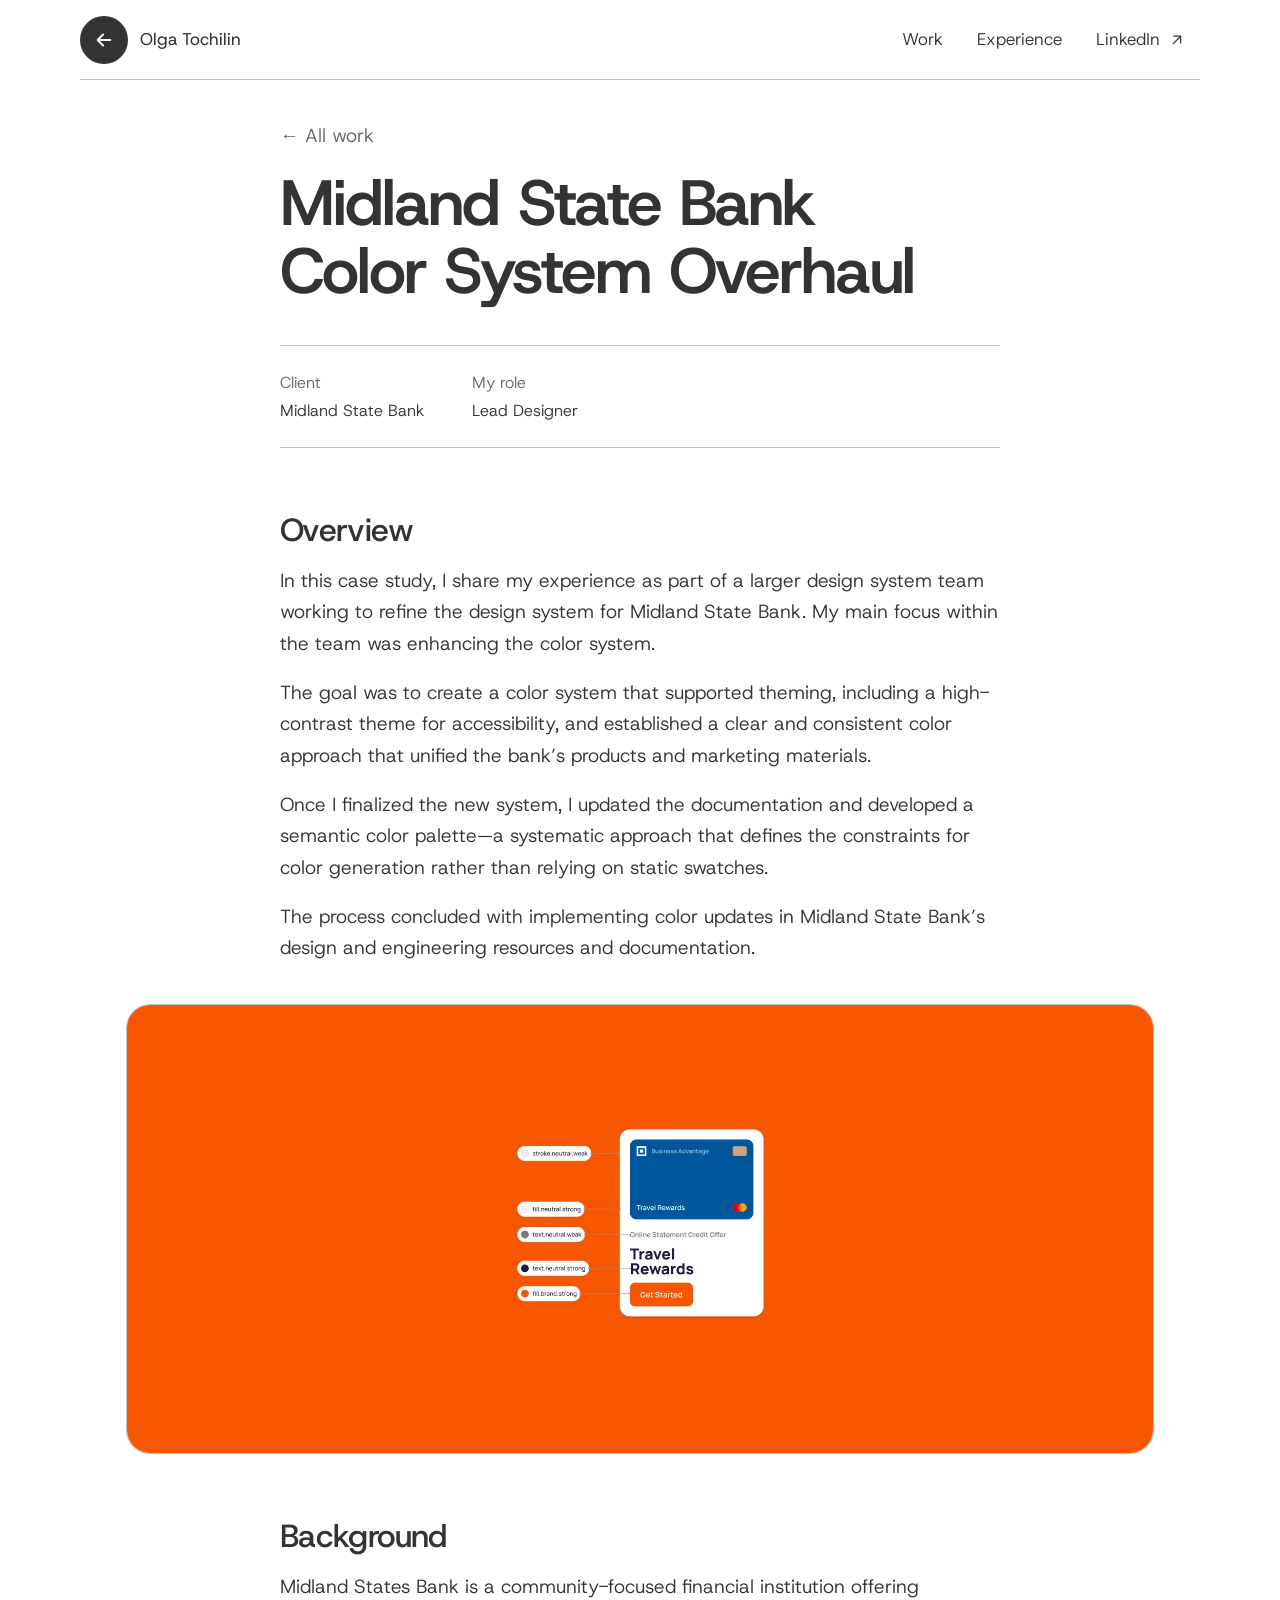
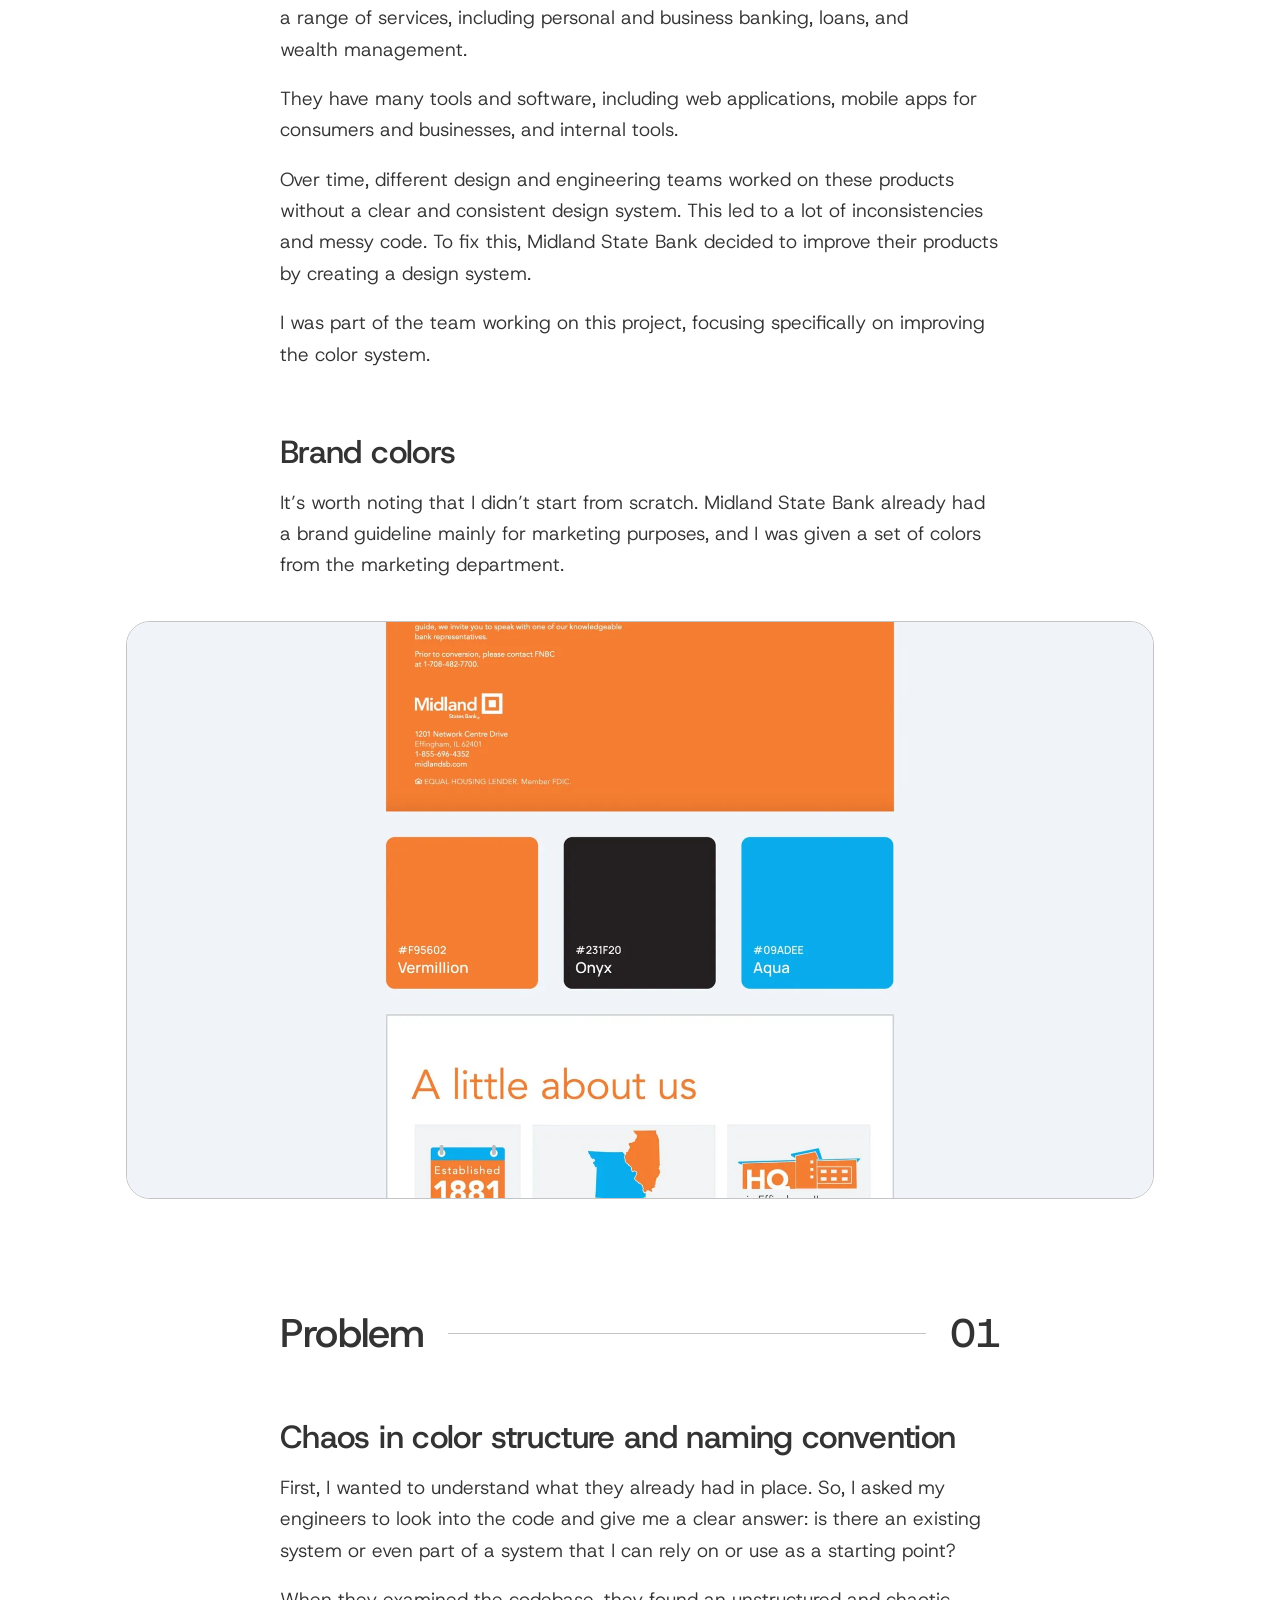
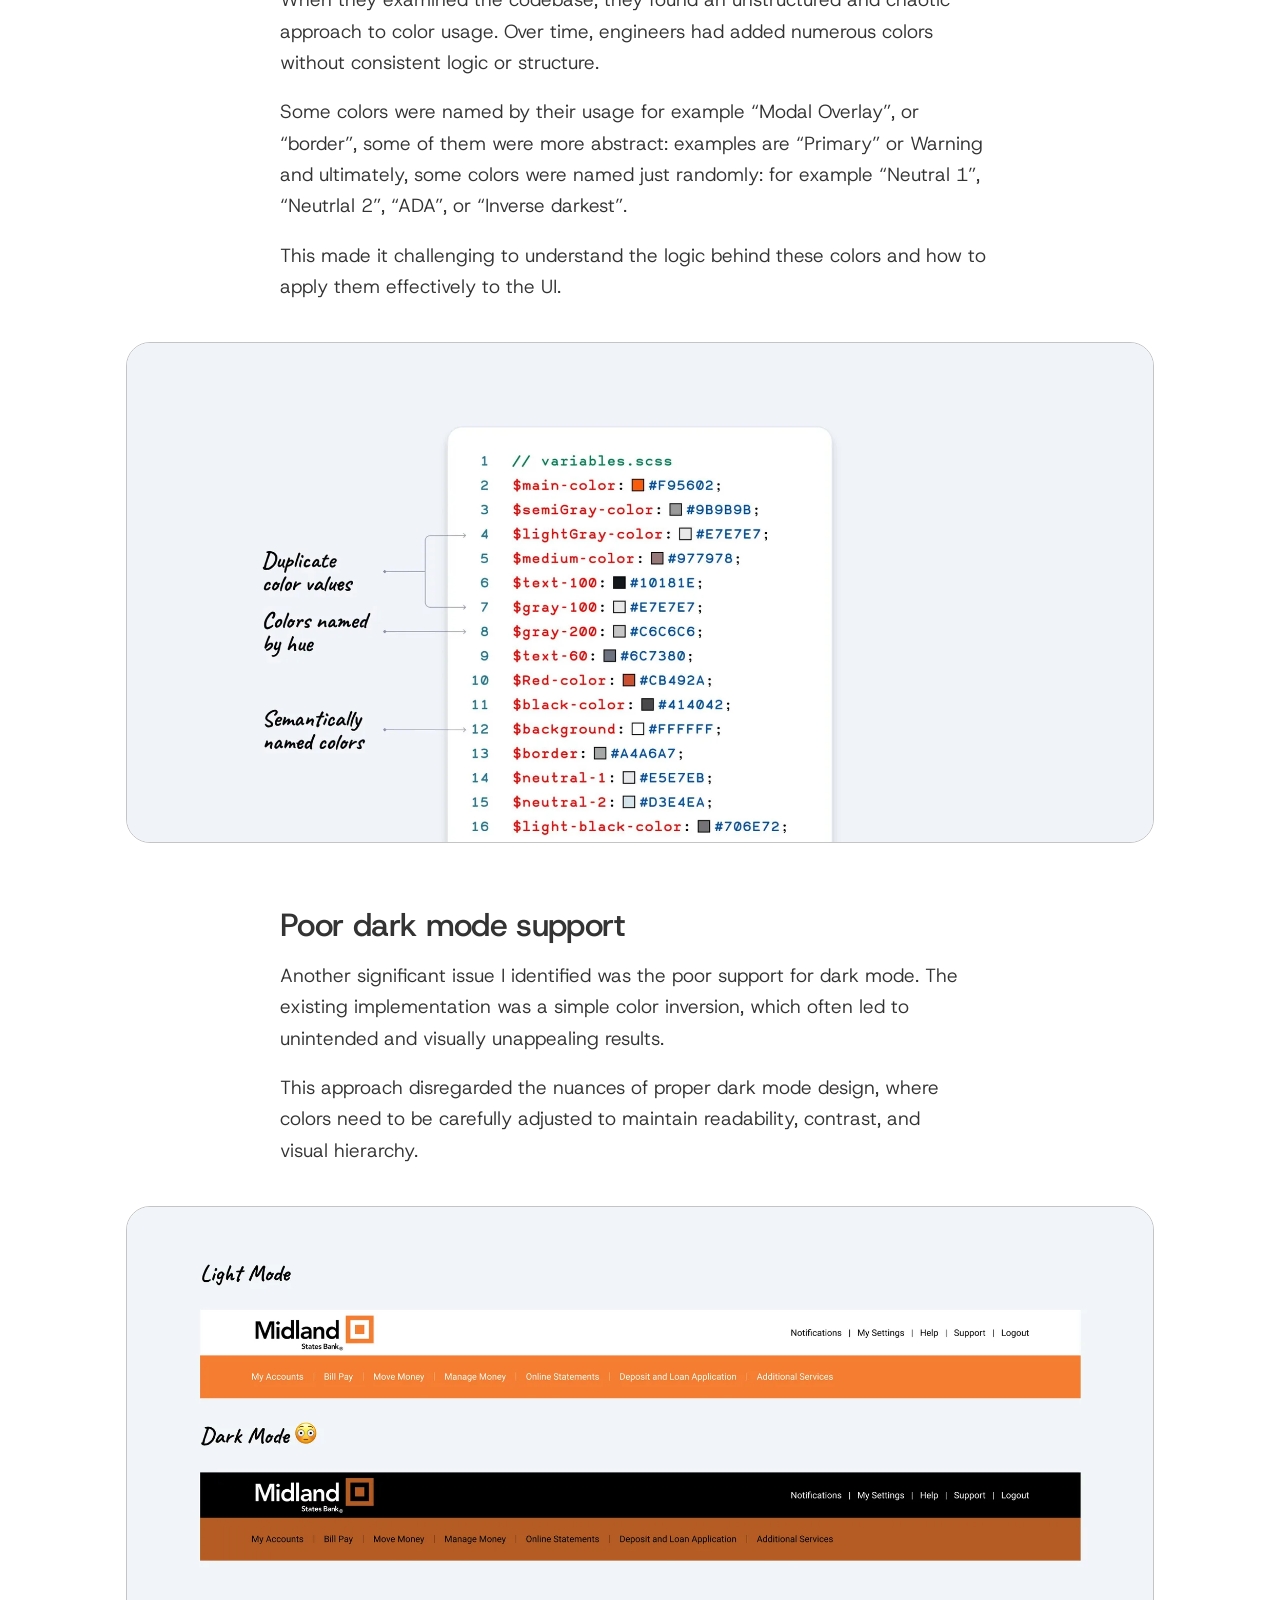
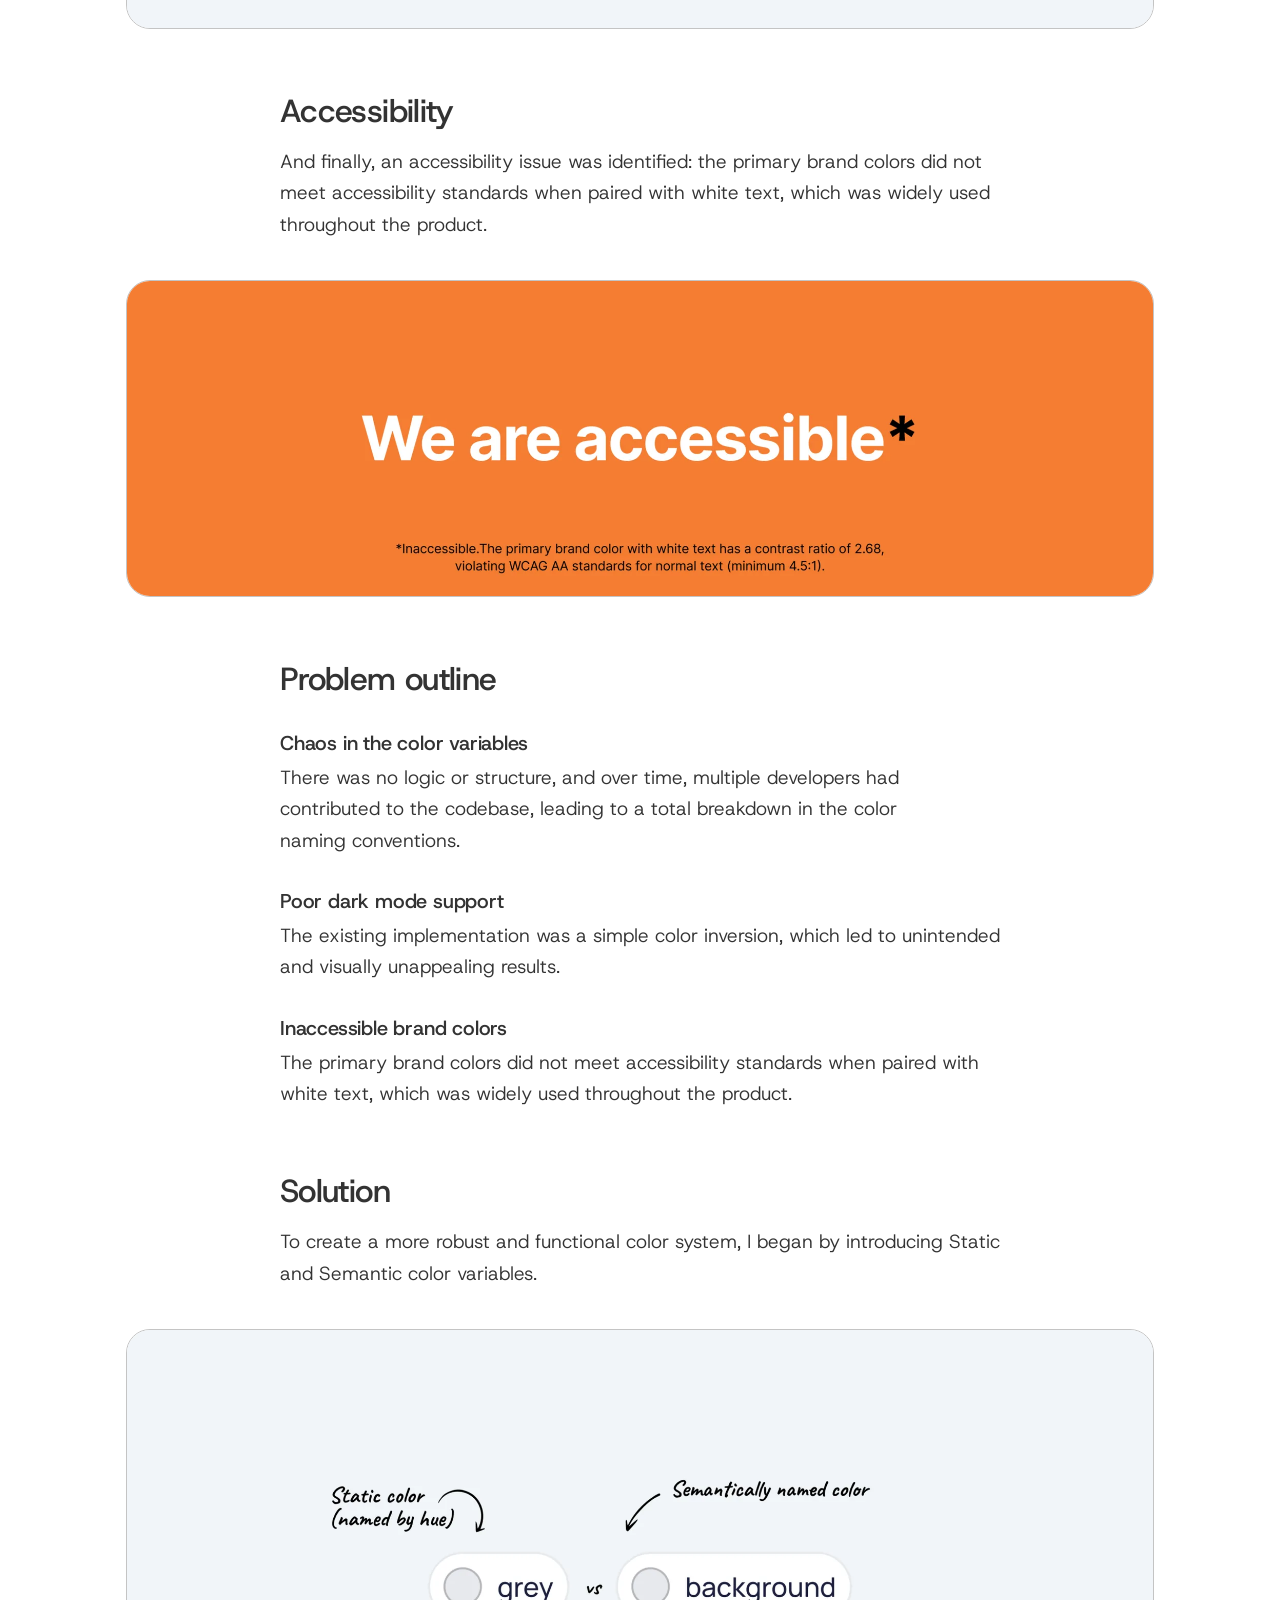
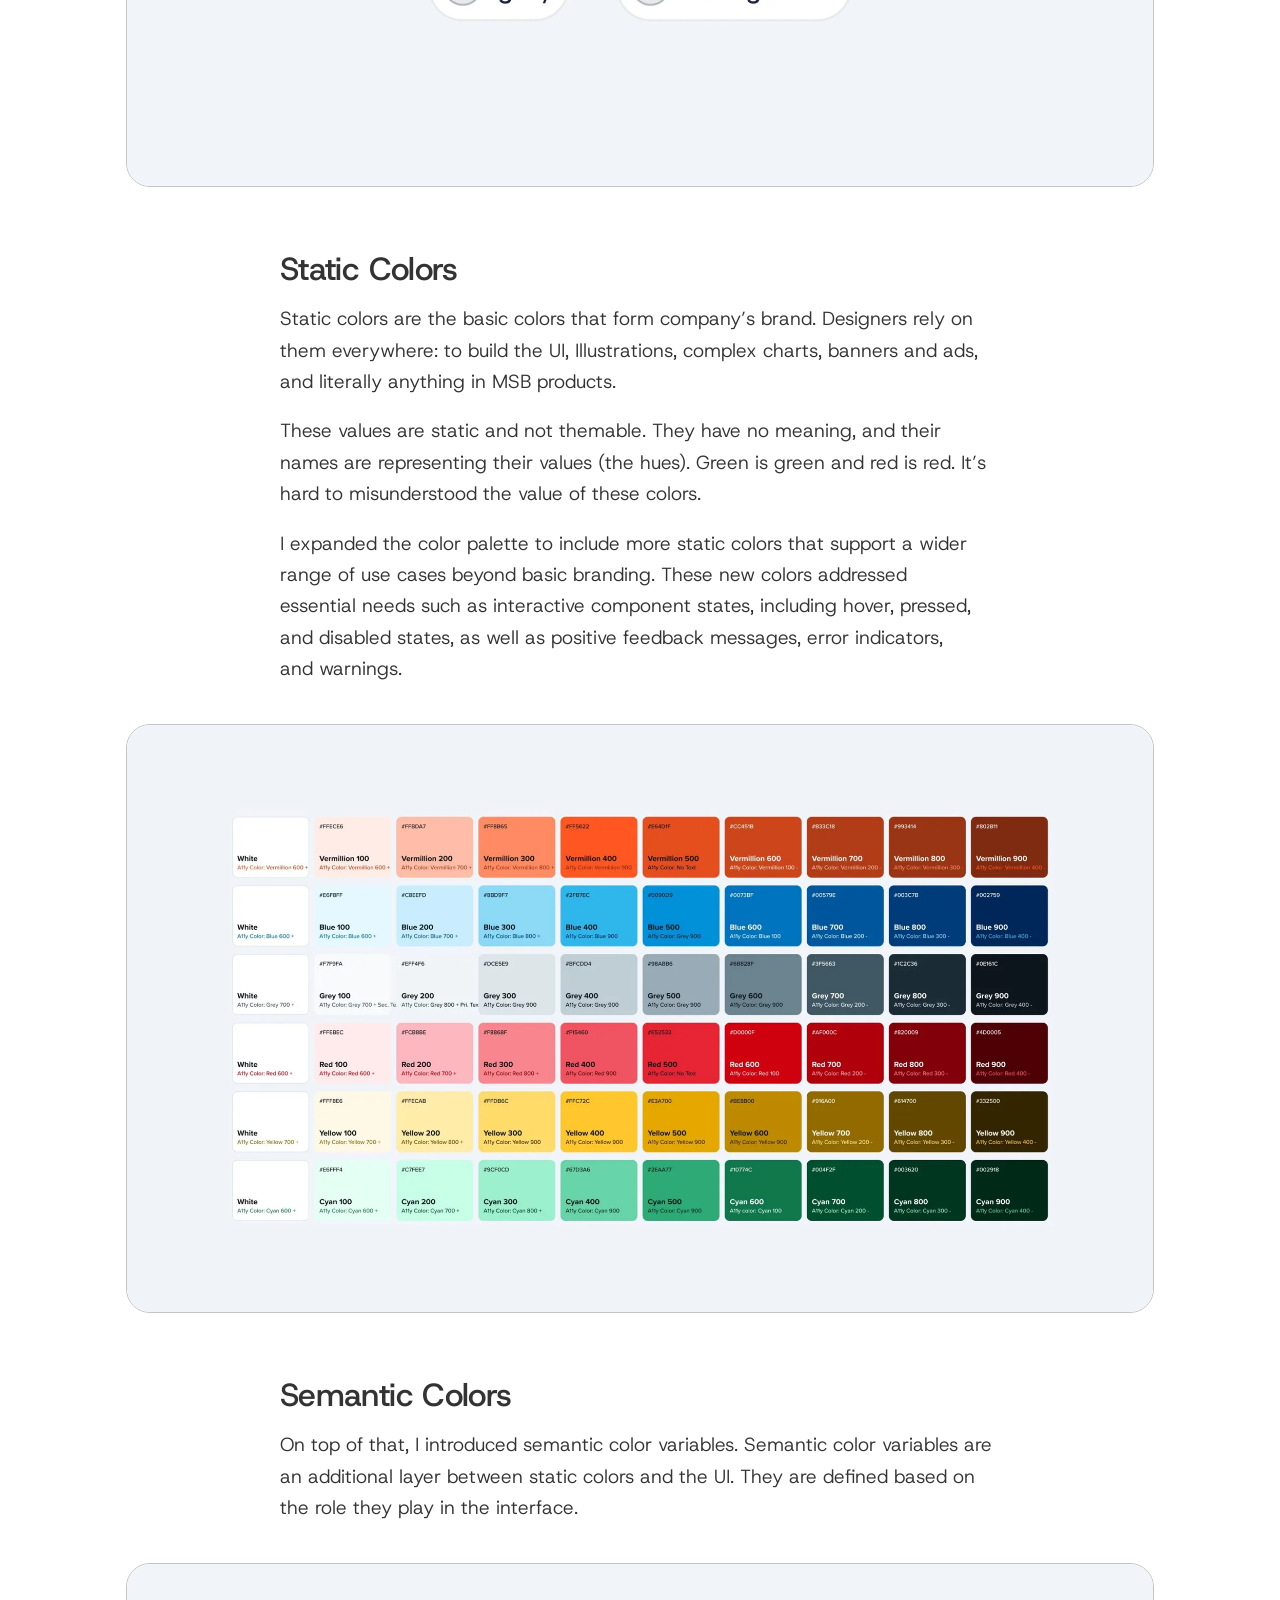
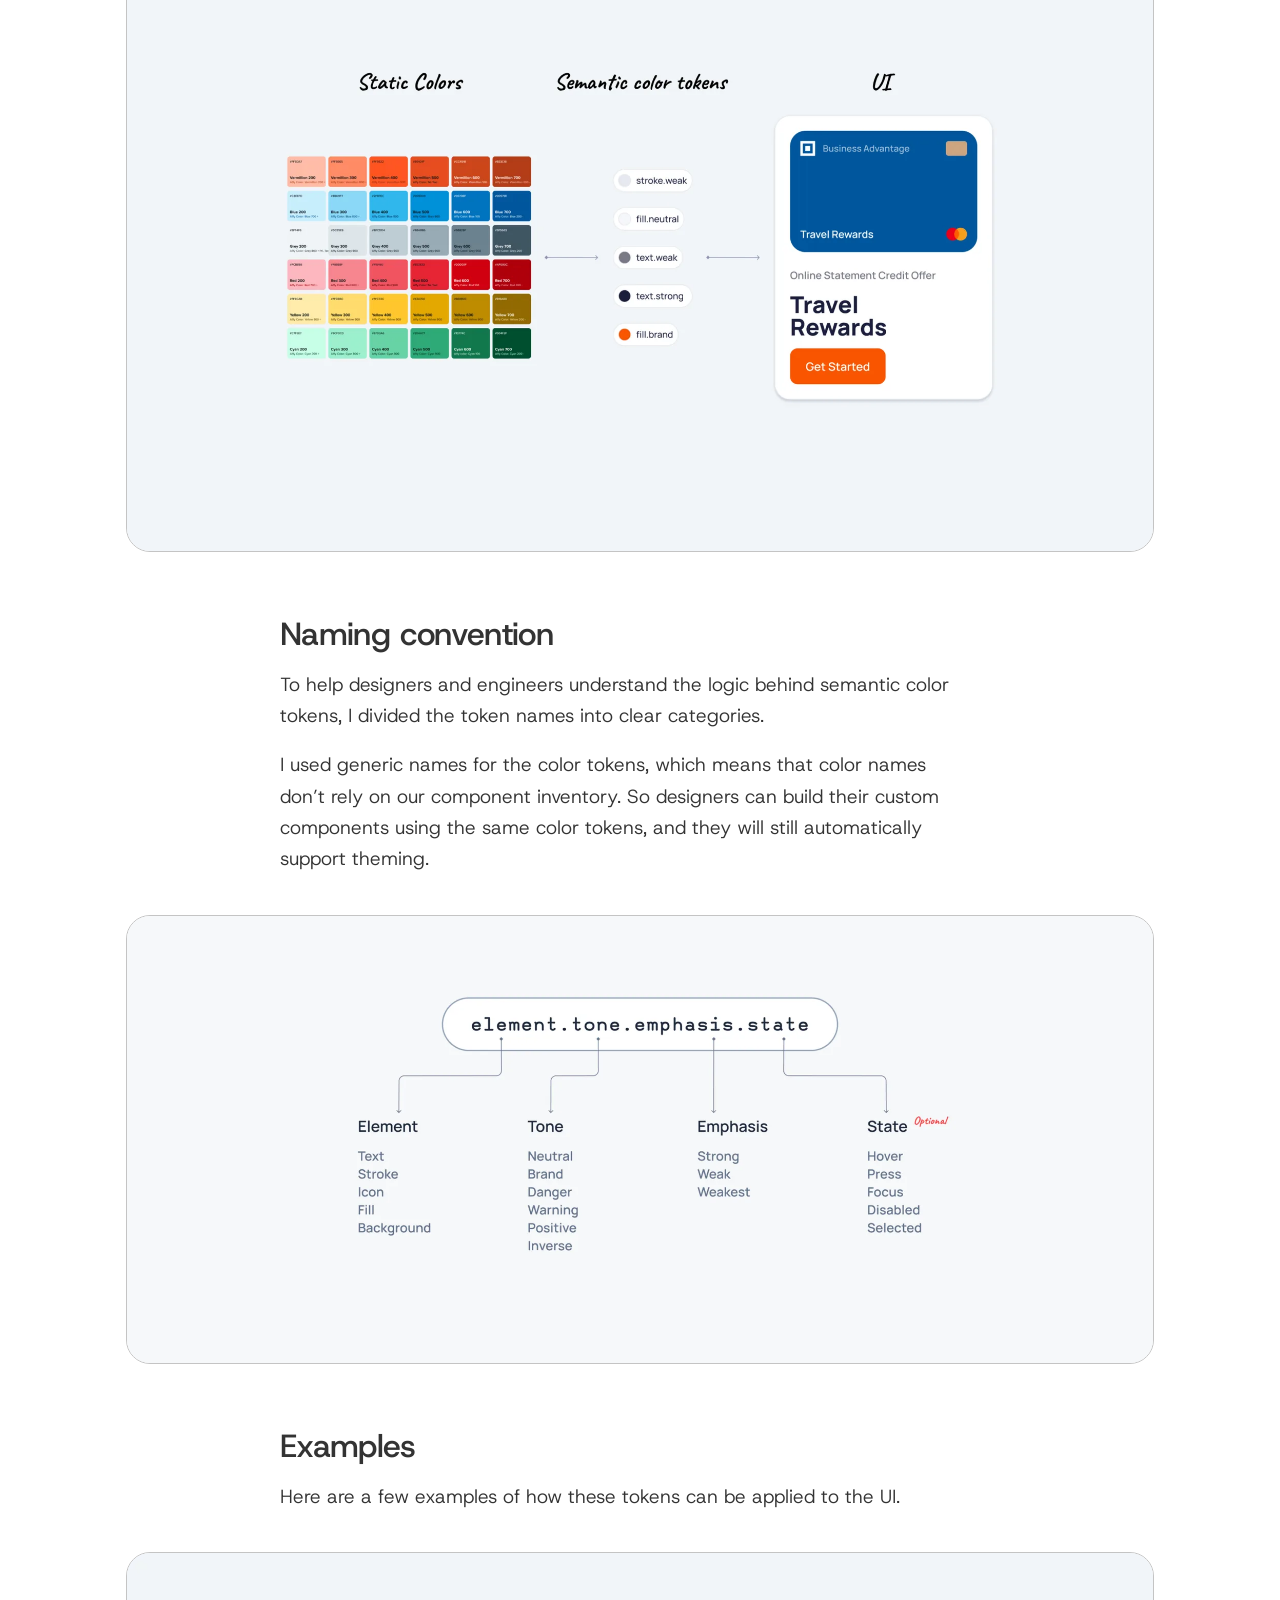
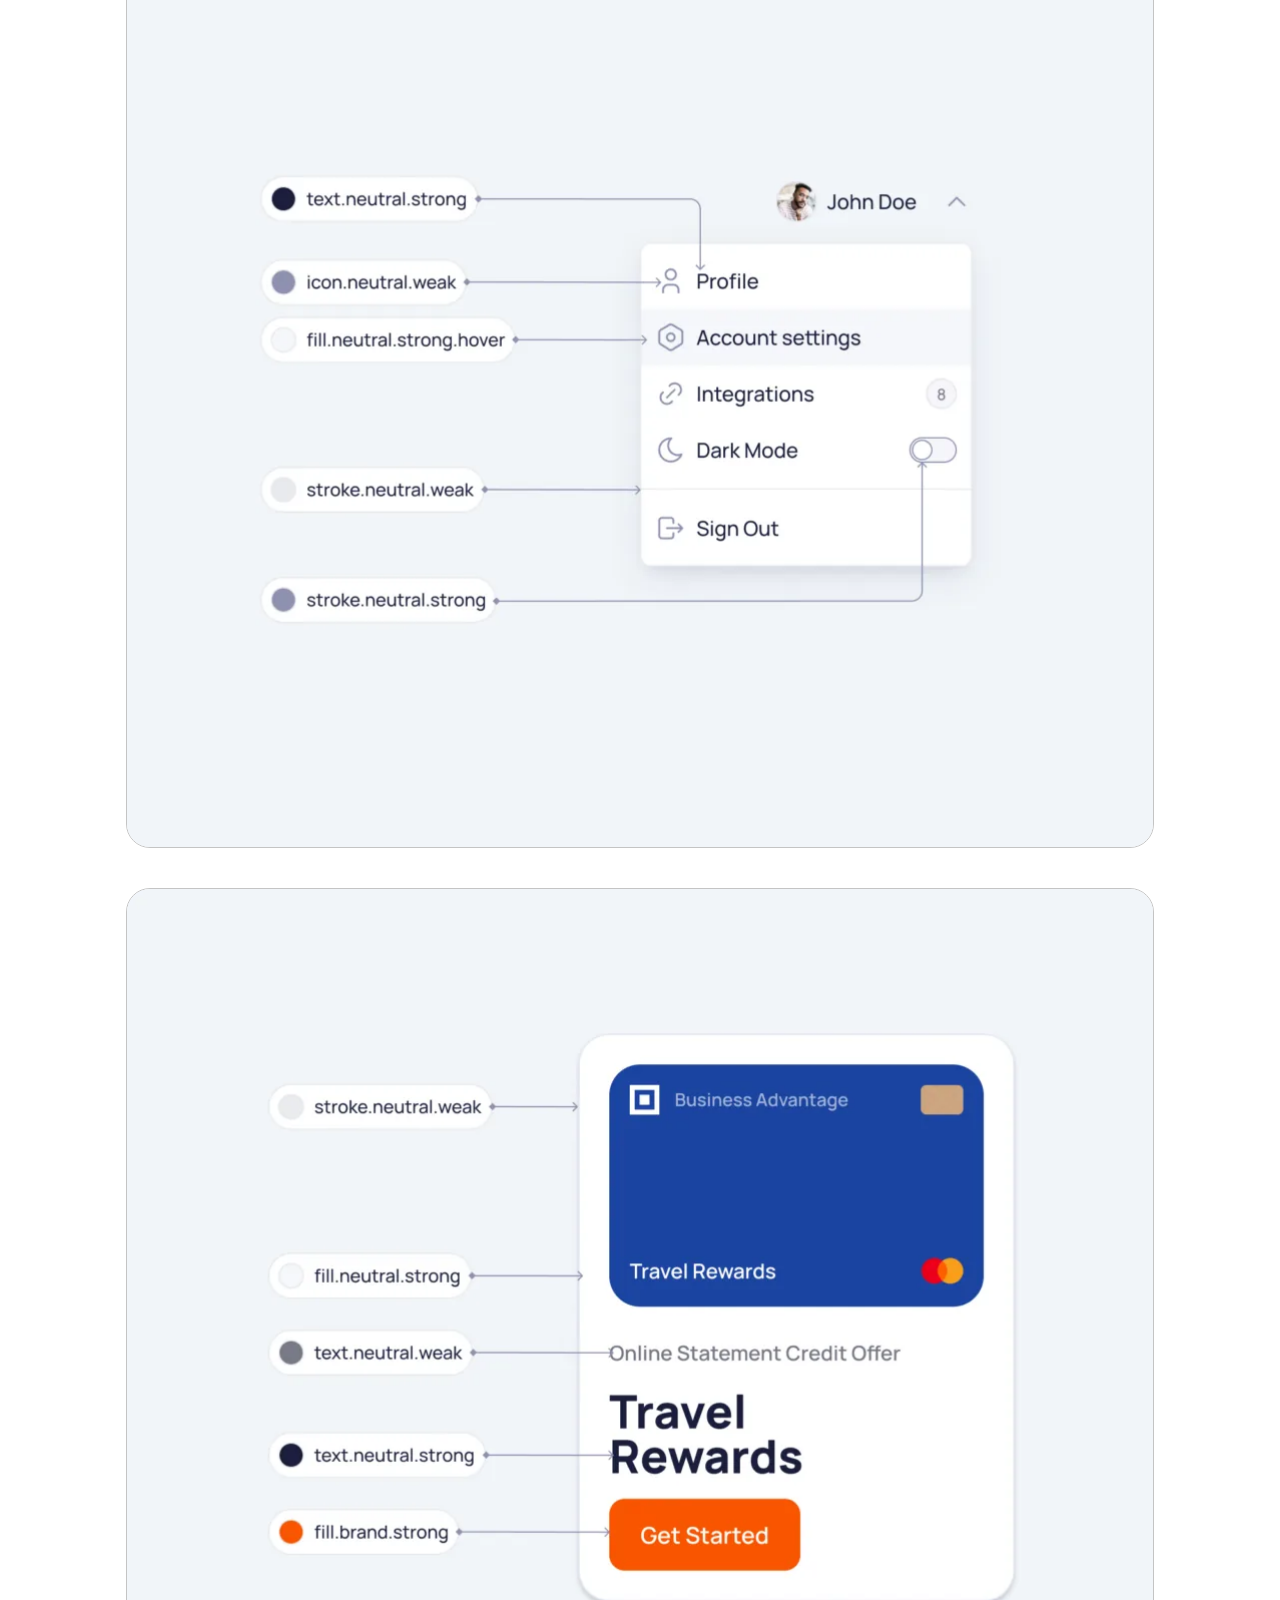
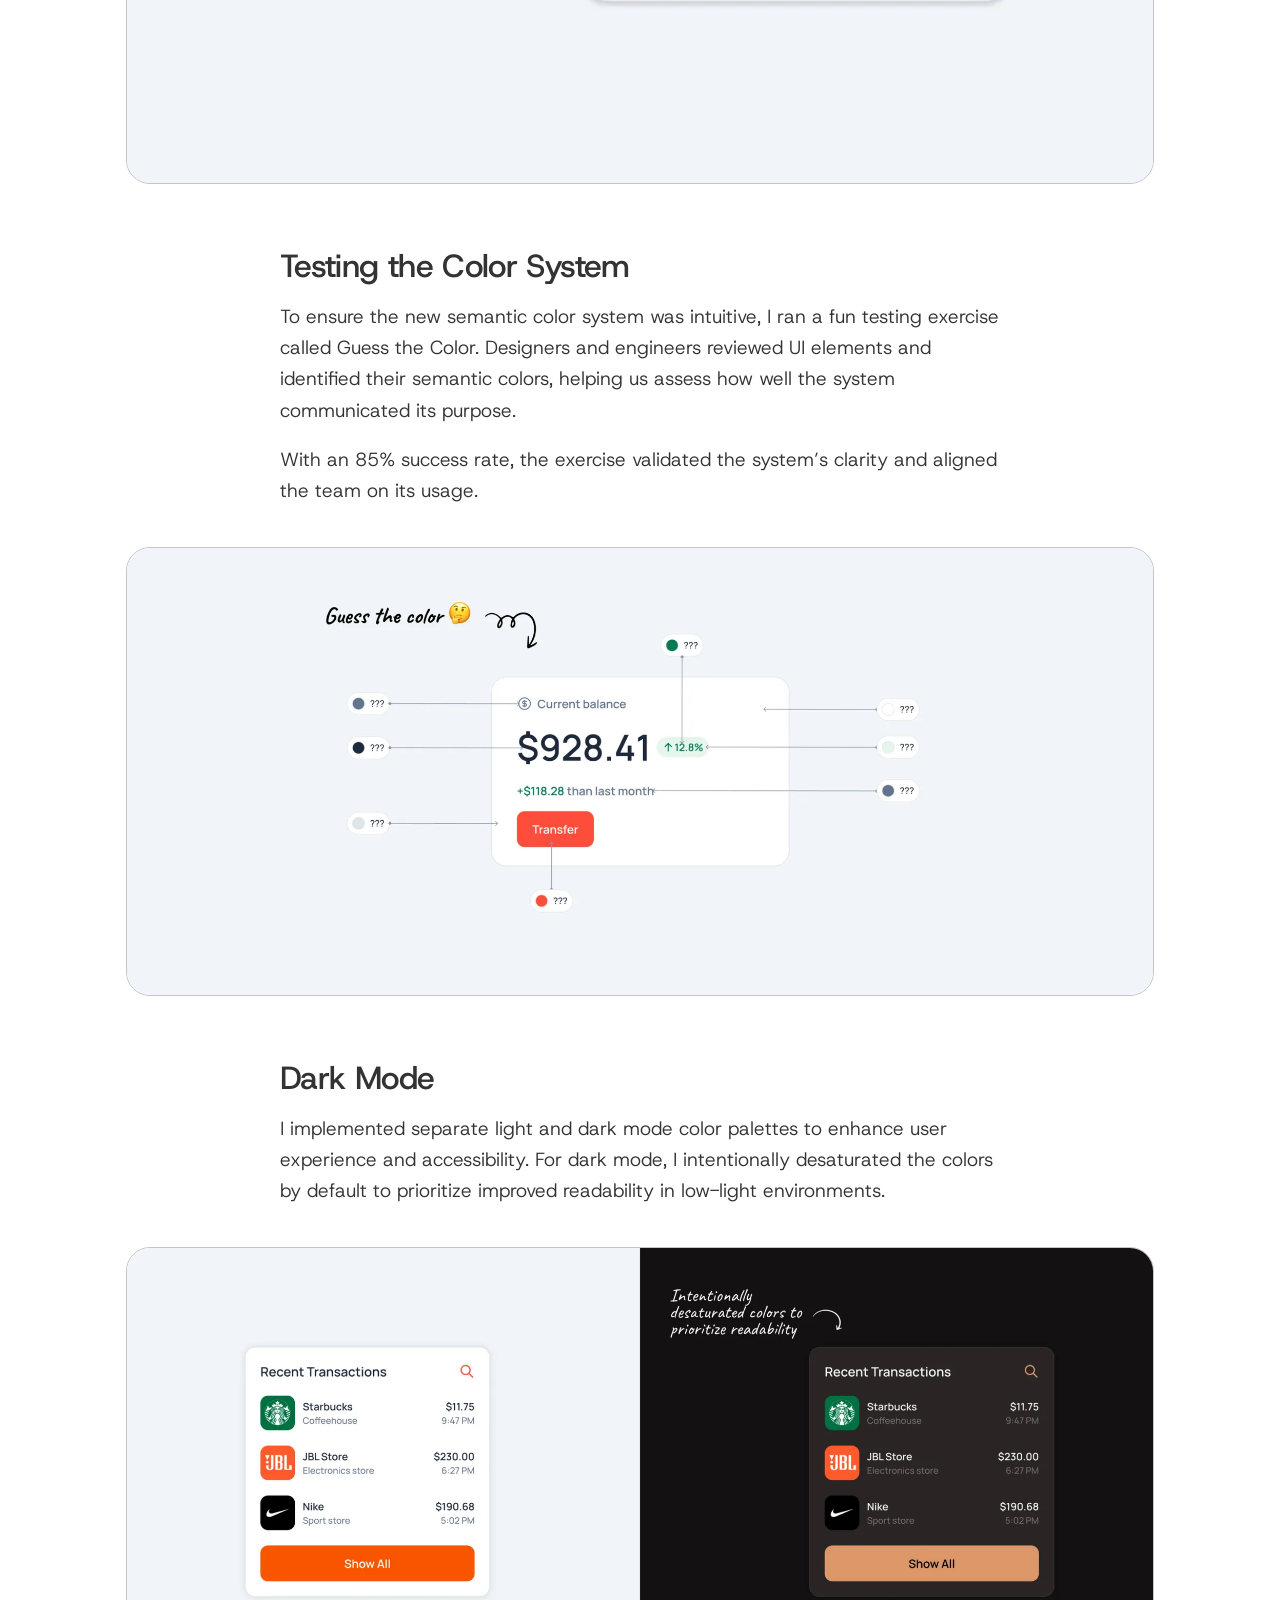
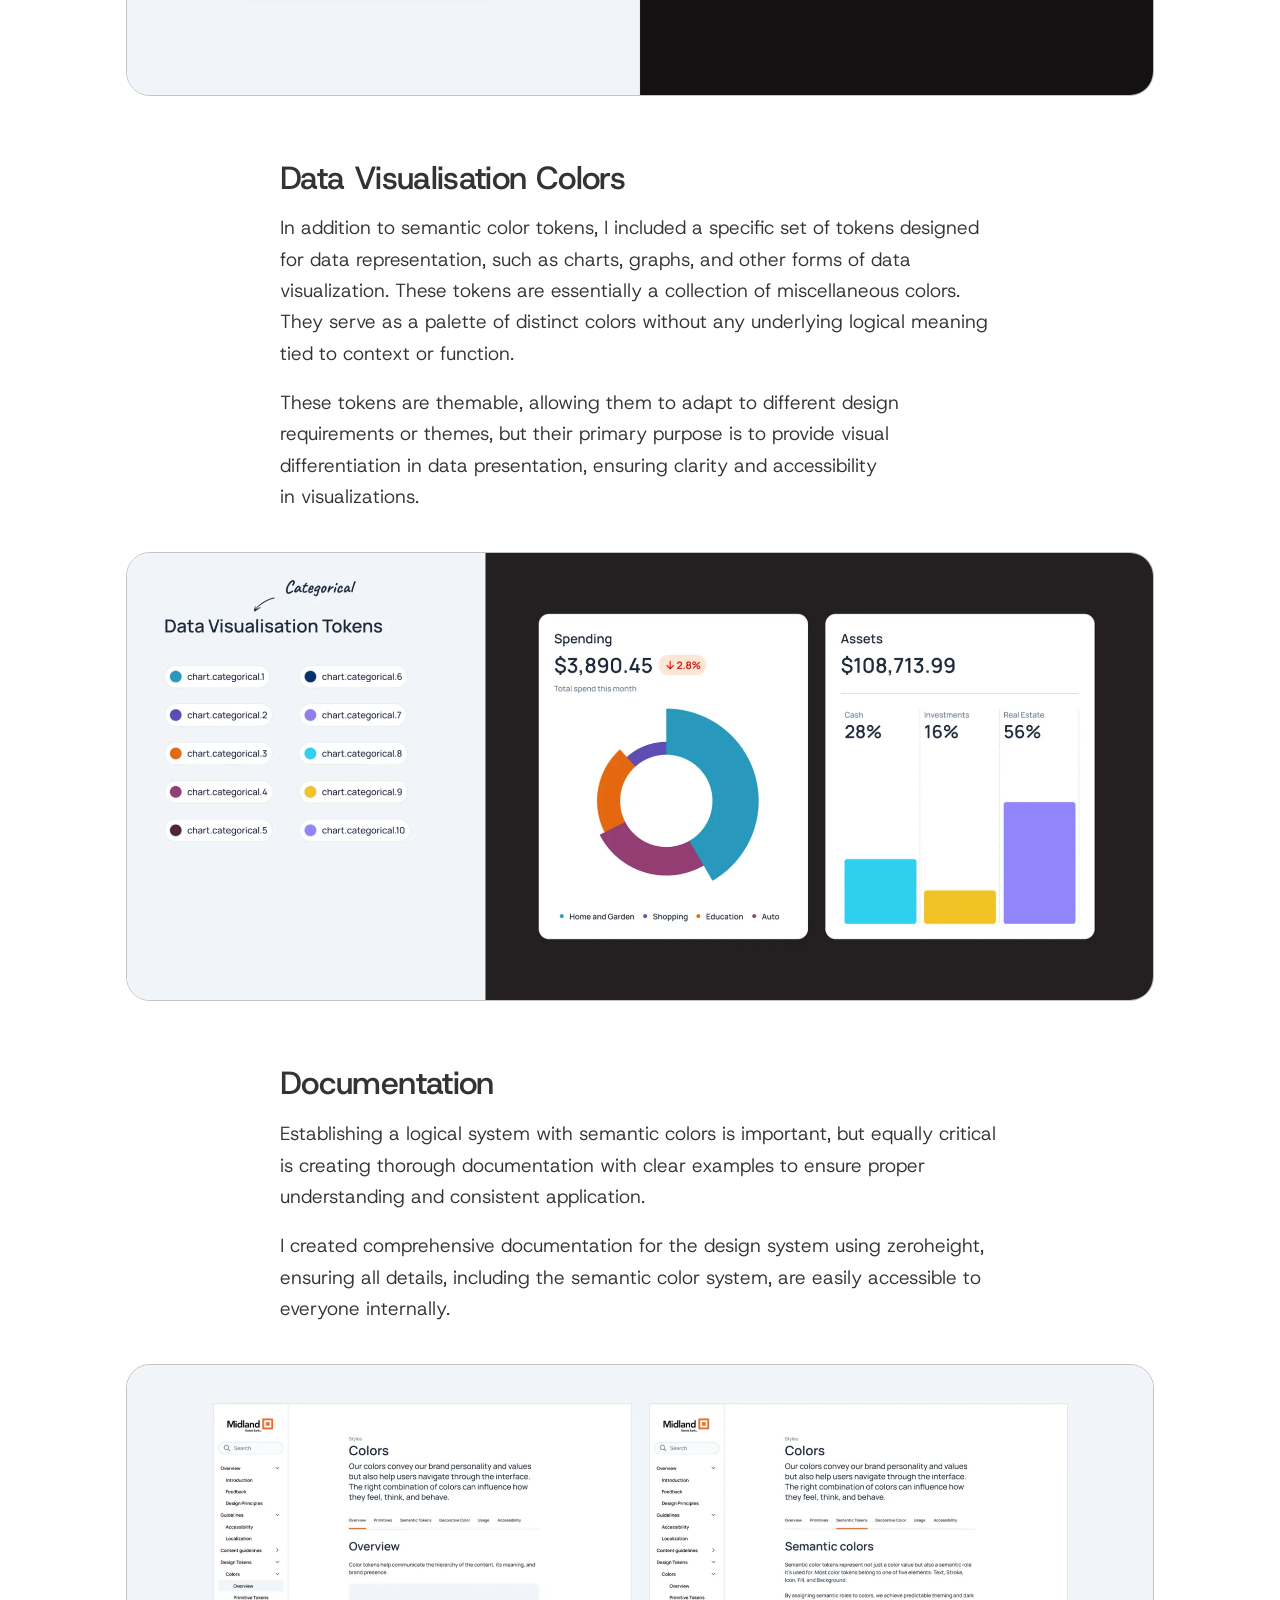
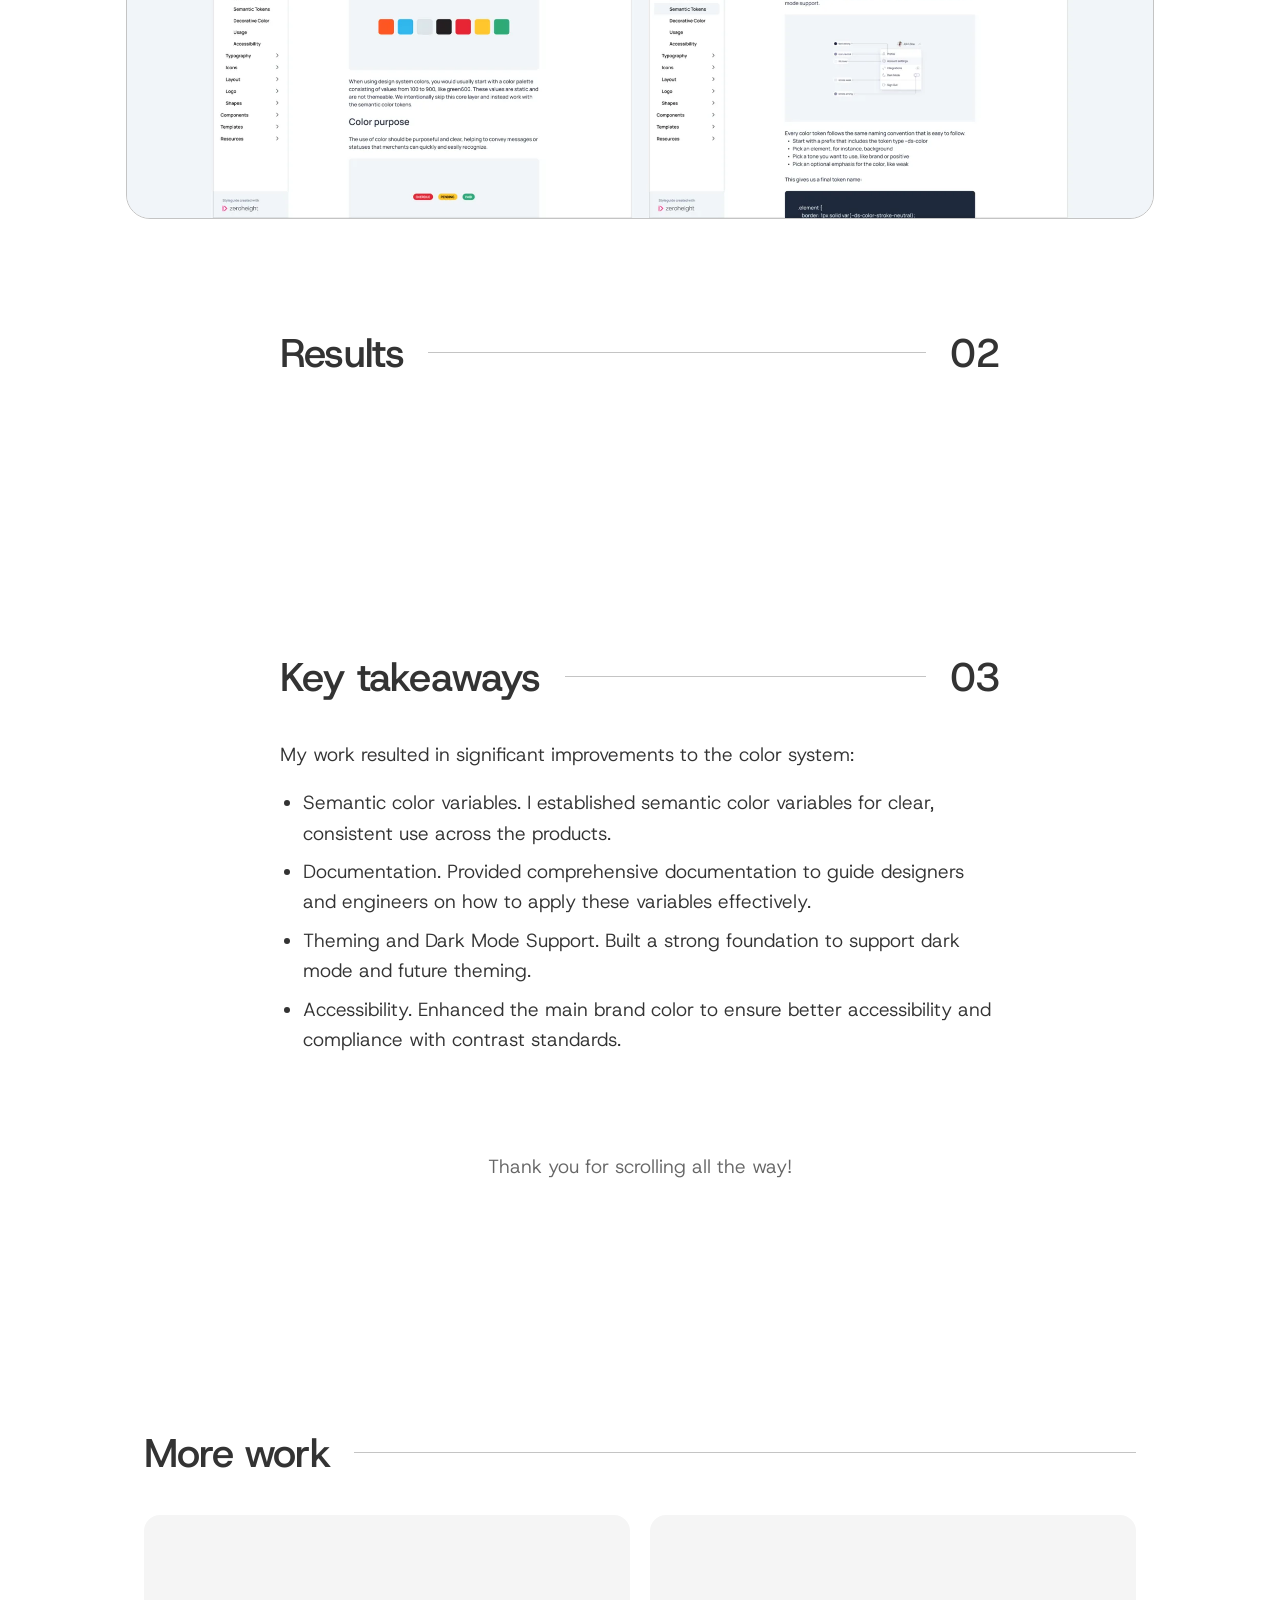
<file: portfolio/midland/index.html>
<!doctype html>
<html lang="en">
<head>
<meta charset="utf-8">
<meta name="viewport" content="width=device-width, initial-scale=1">
<meta name="robots" content="noindex, nofollow">
<link rel="icon" href="../../assets/favicon.svg" type="image/svg+xml">
<link rel="icon" href="../../assets/favicon-32.png" sizes="32x32" type="image/png">
<link rel="icon" href="../../favicon.ico" sizes="48x48">
<link rel="apple-touch-icon" href="../../assets/apple-touch-icon.png">
<title>Midland State Bank Color System Overhaul — Olga Tochilin</title>
<meta name="description" content="Midland State Bank Color System Overhaul">
<script>document.documentElement.classList.add('js')</script>
<link rel="preload" href="../../assets/fonts/HostGrotesk-latin.woff2" as="font" type="font/woff2" crossorigin>
<link rel="stylesheet" href="../../assets/style.css">
</head>
<body>
<header class="site-header">
  <div class="header-inner">
    <a class="brand brand-back" href="../../#work" aria-label="Back to all work"><span class="mono"><svg viewBox="0 0 24 24" aria-hidden="true"><path d="M19 12H5M11 6l-6 6 6 6"/></svg></span><span class="brand-name">Olga Tochilin</span></a>
    <nav>
      <a href="../../#work">Work</a>
      <a href="../../#experience">Experience</a>
      <a class="nav-cta" href="https://www.linkedin.com/in/olgatoc/" target="_blank" rel="noopener noreferrer"><span>LinkedIn</span><svg viewBox="0 0 24 24" aria-hidden="true"><path d="M7 17 17 7M8 7h9v9"/></svg><span class="sr-only"> (opens in a new tab)</span></a>
    </nav>
  </div>
</header>
<main class="project" id="top">
<article class="wrap narrow">
  <p class="back"><a href="../../#work">← All work</a></p>
  <h1>Midland State Bank Color System Overhaul</h1>
  <dl class="meta"><div><dt>Client</dt><dd>Midland State Bank</dd></div><div><dt>My role</dt><dd>Lead Designer</dd></div></dl>
  <h3 class="h">Overview</h3>
<p>In this case study, I share my experience as part of a larger design system team working to refine the design system for Midland State Bank. My main focus within the team was enhancing the color system.</p>
<p>The goal was to create a color system that supported theming, including a high-contrast theme for accessibility, and established a clear and consistent color approach that unified the bank’s products and marketing materials.</p>
<p>Once I finalized the new system, I updated the documentation and developed a semantic color palette—a systematic approach that defines the constraints for color generation rather than relying on static swatches.</p>
<p>The process concluded with implementing color updates in Midland State Bank’s design and engineering resources and documentation.</p>
<figure><img src="../../assets/img/midland-overview.webp" alt="Midland State Bank Color System Overhaul – illustration" loading="lazy"></figure>
<h3 class="h">Background</h3>
<p>Midland States Bank is a community-focused financial institution offering a range of services, including personal and business banking, loans, and wealth management.</p>
<p>They have many tools and software, including web applications, mobile apps for consumers and businesses, and internal tools.</p>
<p>Over time, different design and engineering teams worked on these products without a clear and consistent design system. This led to a lot of inconsistencies and messy code. To fix this, Midland State Bank decided to improve their products by creating a design system.</p>
<p>I was part of the team working on this project, focusing specifically on improving the color system.</p>
<h3 class="h">Brand colors</h3>
<p>It’s worth noting that I didn’t start from scratch. Midland State Bank already had a brand guideline mainly for marketing purposes, and I was given a set of colors from the marketing department.</p>
<figure><img src="../../assets/img/colors-brand-colors-2-scaled-1.webp" alt="Midland State Bank Color System Overhaul – illustration" loading="lazy"></figure>
<h2 class="section-head"><span>Problem</span><i></i><b>01</b></h2>
<h3 class="h">Chaos in color structure and naming convention</h3>
<p>First, I wanted to understand what they already had in place. So, I asked my engineers to look into the code and give me a clear answer: is there an existing system or even part of a system that I can rely on or use as a starting point?</p>
<p>When they examined the codebase, they found an unstructured and chaotic approach to color usage. Over time, engineers had added numerous colors without consistent logic or structure.</p>
<p>Some colors were named by their usage for example “Modal Overlay”, or “border”, some of them were more abstract: examples are “Primary” or Warning and ultimately, some colors were named just randomly: for example “Neutral 1”, “Neutrlal 2”, “ADA”, or “Inverse darkest”.</p>
<p>This made it challenging to understand the logic behind these colors and how to apply them effectively to the UI.</p>
<figure><img src="../../assets/img/colors-chaotic-names-scaled-1.webp" alt="Midland State Bank Color System Overhaul – illustration" loading="lazy"></figure>
<h3 class="h">Poor dark mode support</h3>
<p>Another significant issue I identified was the poor support for dark mode. The existing implementation was a simple color inversion, which often led to unintended and visually unappealing results.</p>
<p>This approach disregarded the nuances of proper dark mode design, where colors need to be carefully adjusted to maintain readability, contrast, and visual hierarchy.</p>
<figure><img src="../../assets/img/colors-poor-dark-mode-support-3.webp" alt="Midland State Bank Color System Overhaul – illustration" loading="lazy"></figure>
<h3 class="h">Accessibility</h3>
<p>And finally, an accessibility issue was identified: the primary brand colors did not meet accessibility standards when paired with white text, which was widely used throughout the product.</p>
<figure><img src="../../assets/img/colors-problem-accessibility-2-1-2048x630-1.webp" alt="Midland State Bank Color System Overhaul – illustration" loading="lazy"></figure>
<h3 class="h">Problem outline</h3>
<h4 class="sub">Chaos in the color variables</h4>
<p>There was no logic or structure, and over time, multiple developers had contributed to the codebase, leading to a total breakdown in the color naming conventions.</p>
<h4 class="sub">Poor dark mode support</h4>
<p>The existing implementation was a simple color inversion, which led to unintended and visually unappealing results.</p>
<h4 class="sub">Inaccessible brand colors</h4>
<p>The primary brand colors did not meet accessibility standards when paired with white text, which was widely used throughout the product.</p>
<h3 class="h">Solution</h3>
<p>To create a more robust and functional color system, I began by introducing Static and Semantic color variables.</p>
<figure><img src="../../assets/img/colors-solution-3-2048x910-1.webp" alt="Midland State Bank Color System Overhaul – illustration" loading="lazy"></figure>
<h3 class="h">Static Colors</h3>
<p>Static colors are the basic colors that form company’s brand. Designers rely on them everywhere: to build the UI, Illustrations, complex charts, banners and ads, and literally anything in MSB products.</p>
<p>These values are static and not themable. They have no meaning, and their names are representing their values (the hues). Green is green and red is red. It’s hard to misunderstood the value of these colors.</p>
<p>I expanded the color palette to include more static colors that support a wider range of use cases beyond basic branding. These new colors addressed essential needs such as interactive component states, including hover, pressed, and disabled states, as well as positive feedback messages, error indicators, and warnings.</p>
<figure><img src="../../assets/img/colors-static-colors-scaled-1.webp" alt="Midland State Bank Color System Overhaul – illustration" loading="lazy"></figure>
<h3 class="h">Semantic Colors</h3>
<p>On top of that, I introduced semantic color variables. Semantic color variables are an additional layer between static colors and the UI. They are defined based on the role they play in the interface.</p>
<figure><img src="../../assets/img/colors-semantic-colors-2.webp" alt="Midland State Bank Color System Overhaul – illustration" loading="lazy"></figure>
<h3 class="h">Naming convention</h3>
<p>To help designers and engineers understand the logic behind semantic color tokens, I divided the token names into clear categories.</p>
<p>I used generic names for the color tokens, which means that color names don’t rely on our component inventory. So designers can build their custom components using the same color tokens, and they will still automatically support theming.</p>
<figure><img src="../../assets/img/colors-naming-convention-2.webp" alt="Midland State Bank Color System Overhaul – illustration" loading="lazy"></figure>
<h3 class="h">Examples</h3>
<p>Here are a few examples of how these tokens can be applied to the UI.</p>
<figure><img src="../../assets/img/colors-example-3.webp" alt="Midland State Bank Color System Overhaul – illustration" loading="lazy"></figure>
<figure><img src="../../assets/img/colors-example-5-1.webp" alt="Midland State Bank Color System Overhaul – illustration" loading="lazy"></figure>
<h3 class="h">Testing the Color System</h3>
<p>To ensure the new semantic color system was intuitive, I ran a fun testing exercise called Guess the Color. Designers and engineers reviewed UI elements and identified their semantic colors, helping us assess how well the system communicated its purpose.</p>
<p>With an 85% success rate, the exercise validated the system’s clarity and aligned the team on its usage.</p>
<figure><img src="../../assets/img/colors-testing-2.webp" alt="Midland State Bank Color System Overhaul – illustration" loading="lazy"></figure>
<h3 class="h">Dark Mode</h3>
<p>I implemented separate light and dark mode color palettes to enhance user experience and accessibility. For dark mode, I intentionally desaturated the colors by default to prioritize improved readability in low-light environments.</p>
<figure><img src="../../assets/img/colors-dark-mode-4.webp" alt="Midland State Bank Color System Overhaul – illustration" loading="lazy"></figure>
<h3 class="h">Data Visualisation Colors</h3>
<p>In addition to semantic color tokens, I included a specific set of tokens designed for data representation, such as charts, graphs, and other forms of data visualization. These tokens are essentially a collection of miscellaneous colors. They serve as a palette of distinct colors without any underlying logical meaning tied to context or function.</p>
<p>These tokens are themable, allowing them to adapt to different design requirements or themes, but their primary purpose is to provide visual differentiation in data presentation, ensuring clarity and accessibility in visualizations.</p>
<figure><img src="../../assets/img/colors-data-visualisation.webp" alt="Midland State Bank Color System Overhaul – illustration" loading="lazy"></figure>
<h3 class="h">Documentation</h3>
<p>Establishing a logical system with semantic colors is important, but equally critical is creating thorough documentation with clear examples to ensure proper understanding and consistent application.</p>
<p>I created comprehensive documentation for the design system using zeroheight, ensuring all details, including the semantic color system, are easily accessible to everyone internally.</p>
<figure><img src="../../assets/img/colors-documentation.webp" alt="Midland State Bank Color System Overhaul – illustration" loading="lazy"></figure>
<h2 class="section-head"><span>Results</span><i></i><b>02</b></h2>
<figure><img src="../../assets/img/colors-results-4-scaled-1.webp" alt="Midland State Bank Color System Overhaul – illustration" loading="lazy"></figure>
<figure><img src="../../assets/img/colors-results-demo-7-1024x586.webp" alt="Midland State Bank Color System Overhaul – illustration" loading="lazy"></figure>
<figure><img src="../../assets/img/colors-results-demo-8-1024x586.webp" alt="Midland State Bank Color System Overhaul – illustration" loading="lazy"></figure>
<figure><img src="../../assets/img/colors-results-demo-9-1024x586.webp" alt="Midland State Bank Color System Overhaul – illustration" loading="lazy"></figure>
<h2 class="section-head"><span>Key takeaways</span><i></i><b>03</b></h2>
<p>My work resulted in significant improvements to the color system:</p>
<ul><li>Semantic color variables. I established semantic color variables for clear, consistent use across the products.</li><li>Documentation. Provided comprehensive documentation to guide designers and engineers on how to apply these variables effectively.</li><li>Theming and Dark Mode Support. Built a strong foundation to support dark mode and future theming.</li><li>Accessibility. Enhanced the main brand color to ensure better accessibility and compliance with contrast standards.</li></ul>
<p class="thanks">Thank you for scrolling all the way!</p>
</article>
<section class="wrap">
  <h2 class="section-head"><span>More work</span><i></i></h2>
  <div class="work-grid work-grid-pair">
<a class="work-item" href="../../portfolio/patpat/">
  <span class="work-img"><img src="../../assets/img/patpat-featured-5.webp" alt="" width="1200" height="509" loading="lazy"></span>
  <span class="work-cap"><span class="work-title">Search Revamp</span><span class="work-sub">PatPat</span></span>
</a>
<a class="work-item" href="../../portfolio/lucid/">
  <span class="work-img"><img src="../../assets/img/lucid-featured-5.webp" alt="" width="1200" height="509" loading="lazy"></span>
  <span class="work-cap"><span class="work-title">Lucid Cars’ website redesign</span><span class="work-sub">Lucid Motors</span></span>
</a>
  </div>
</section>
</main>
<footer class="site-footer"><span>© Olga Tochilin · 2026</span><a href="#top" class="to-top">Back to top ↑</a></footer>
<script src="../../assets/site.js" defer></script>
</body>
</html>
</file>
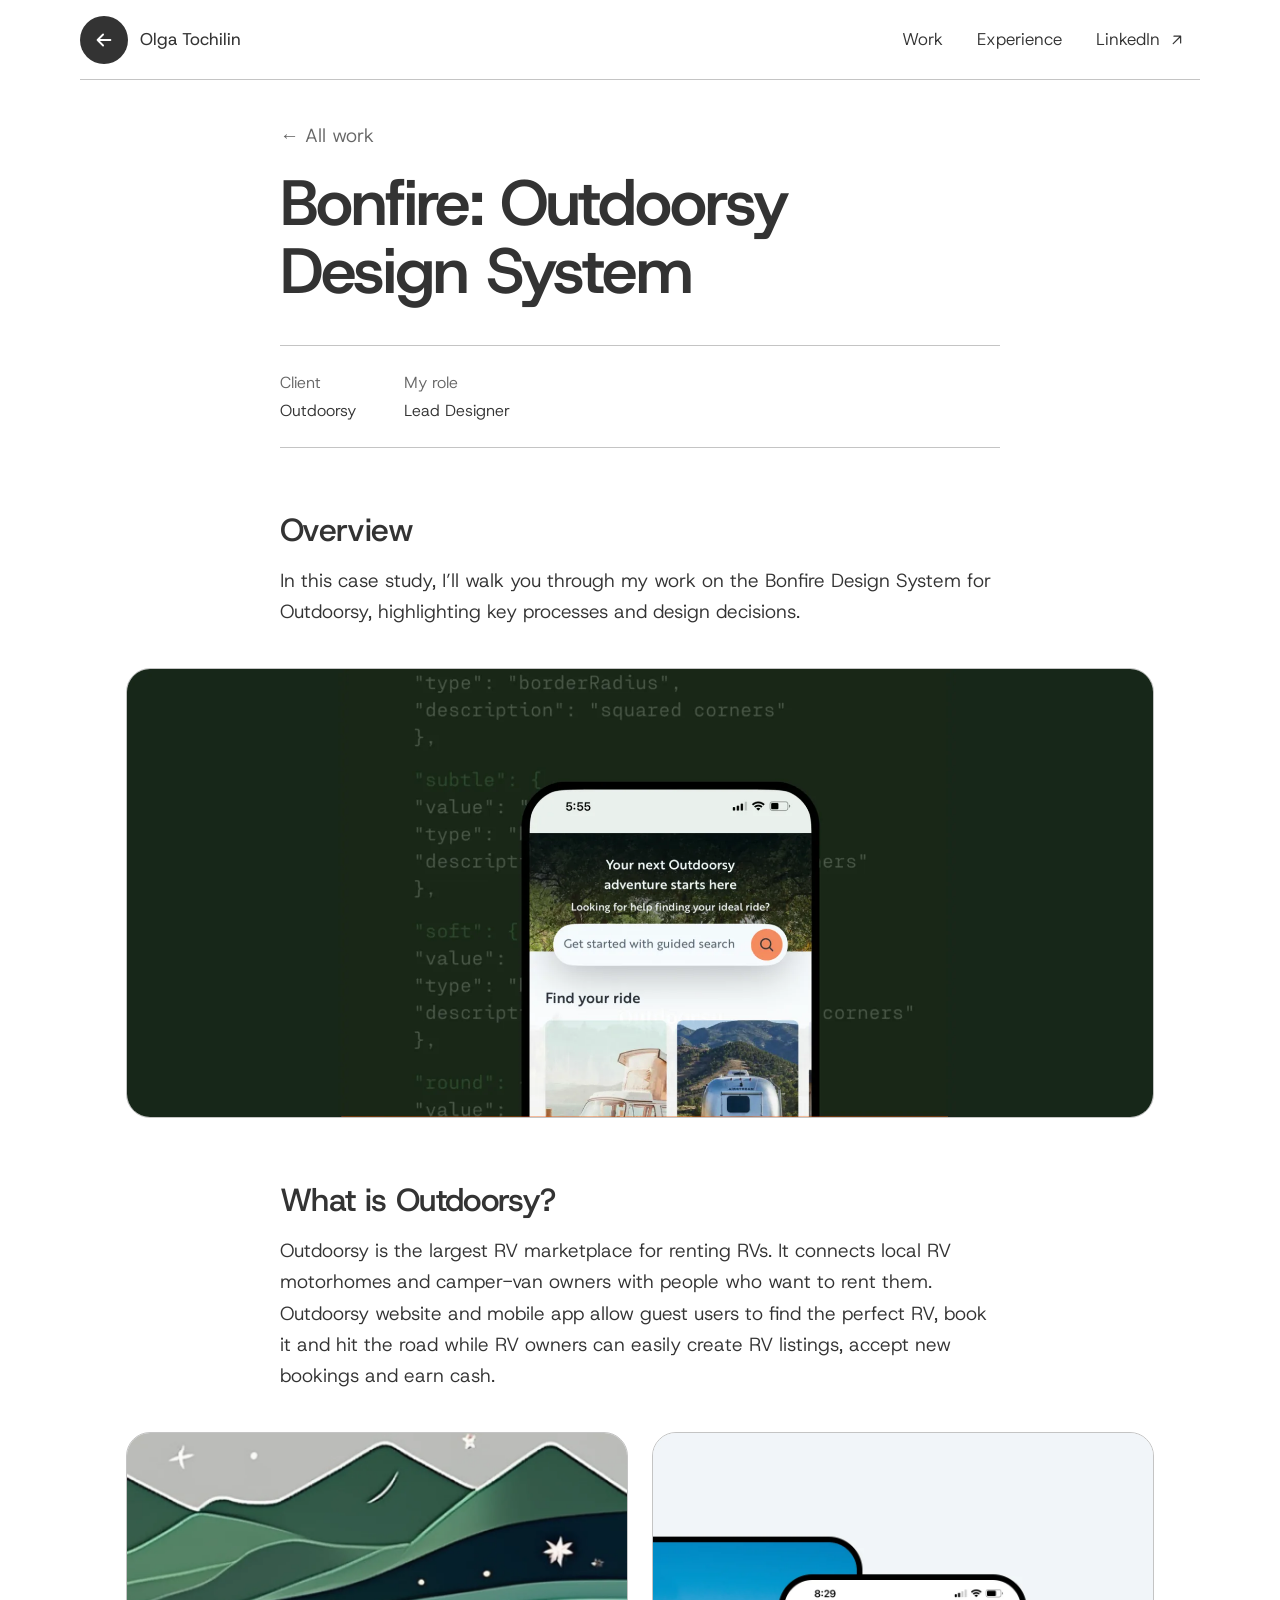
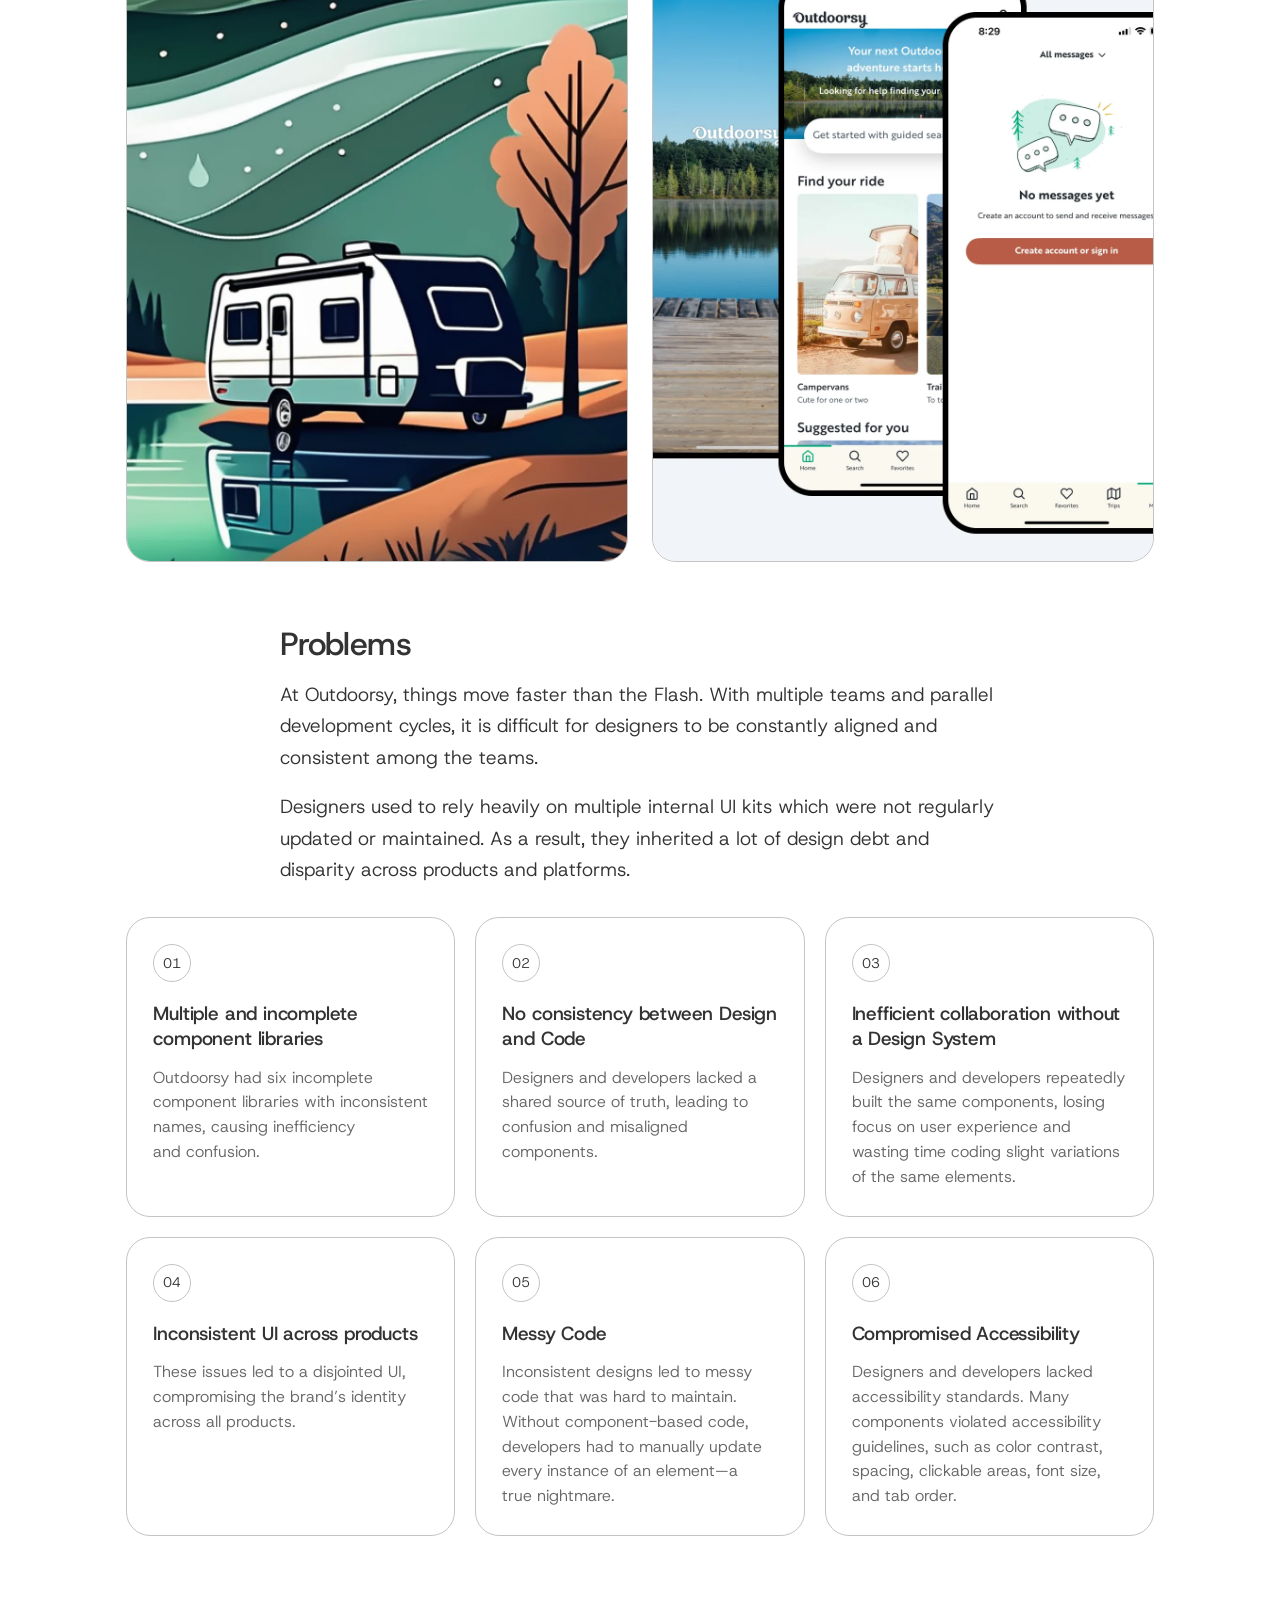
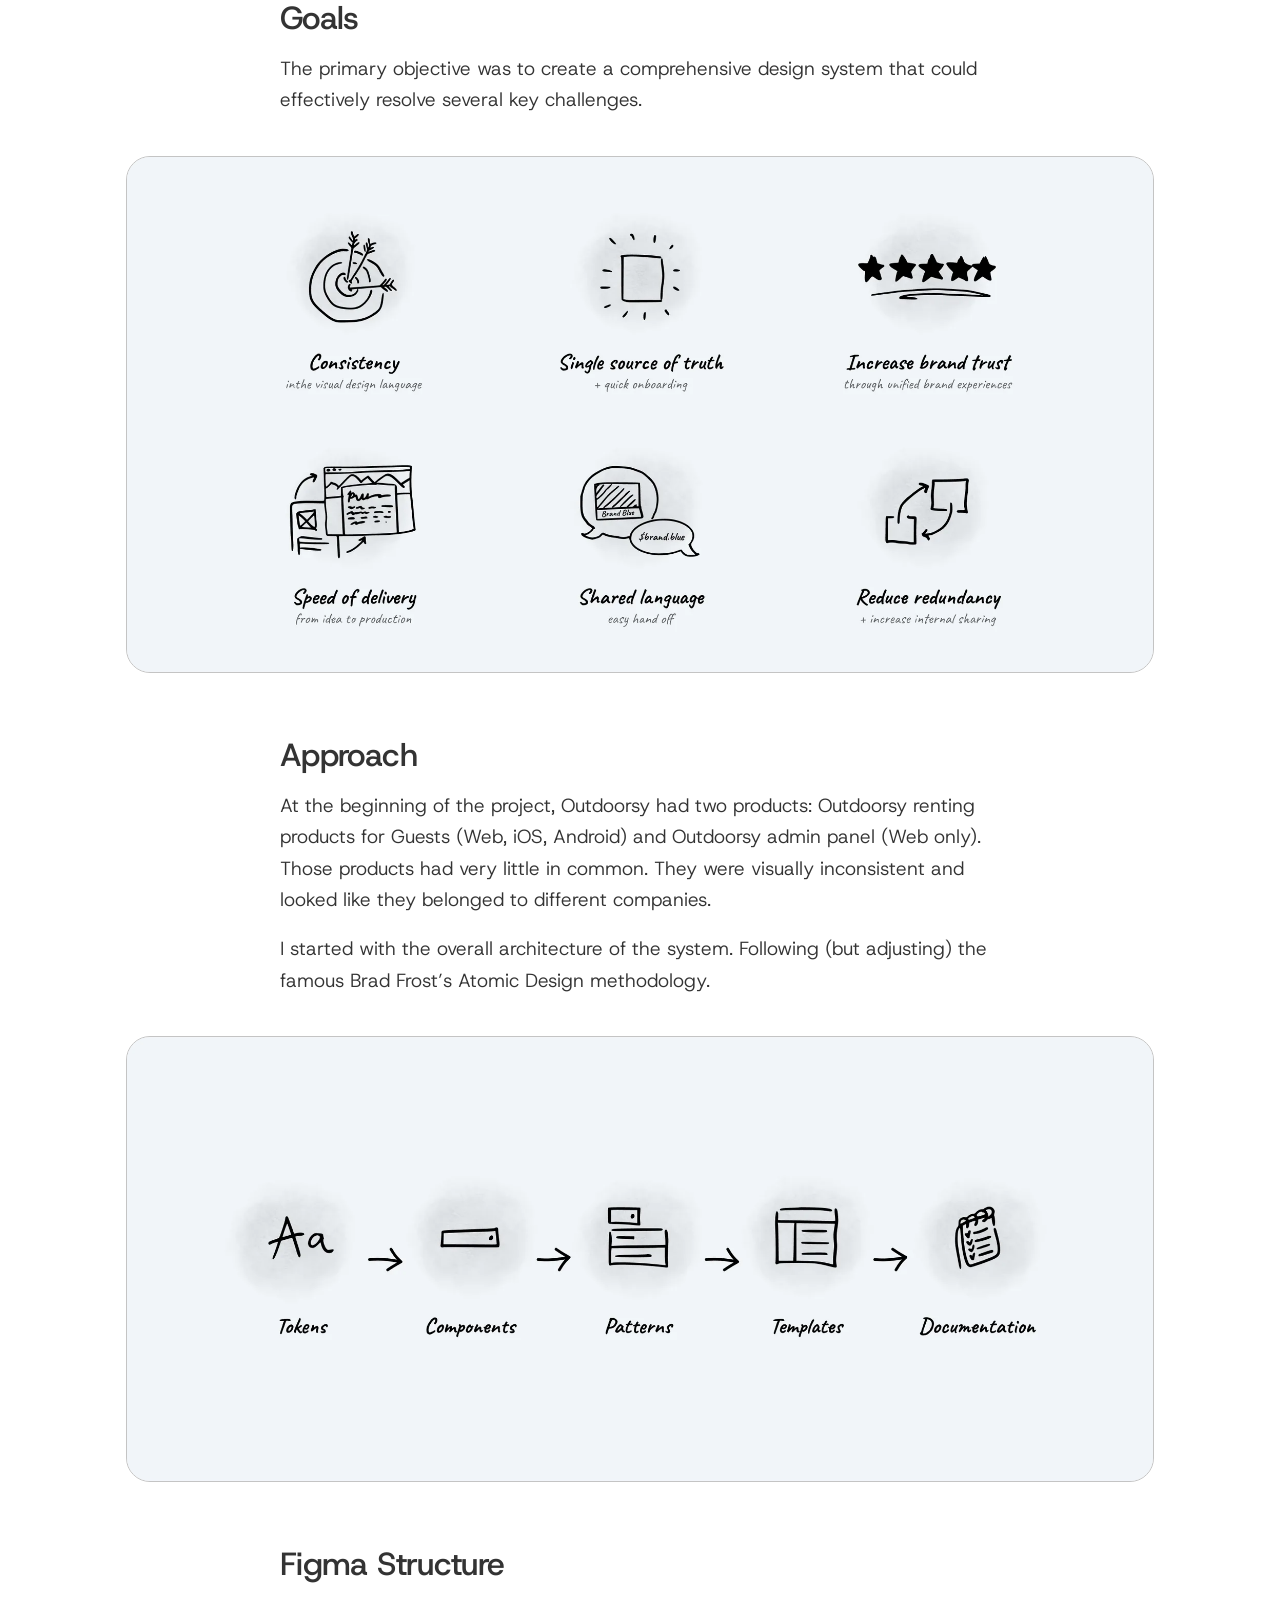
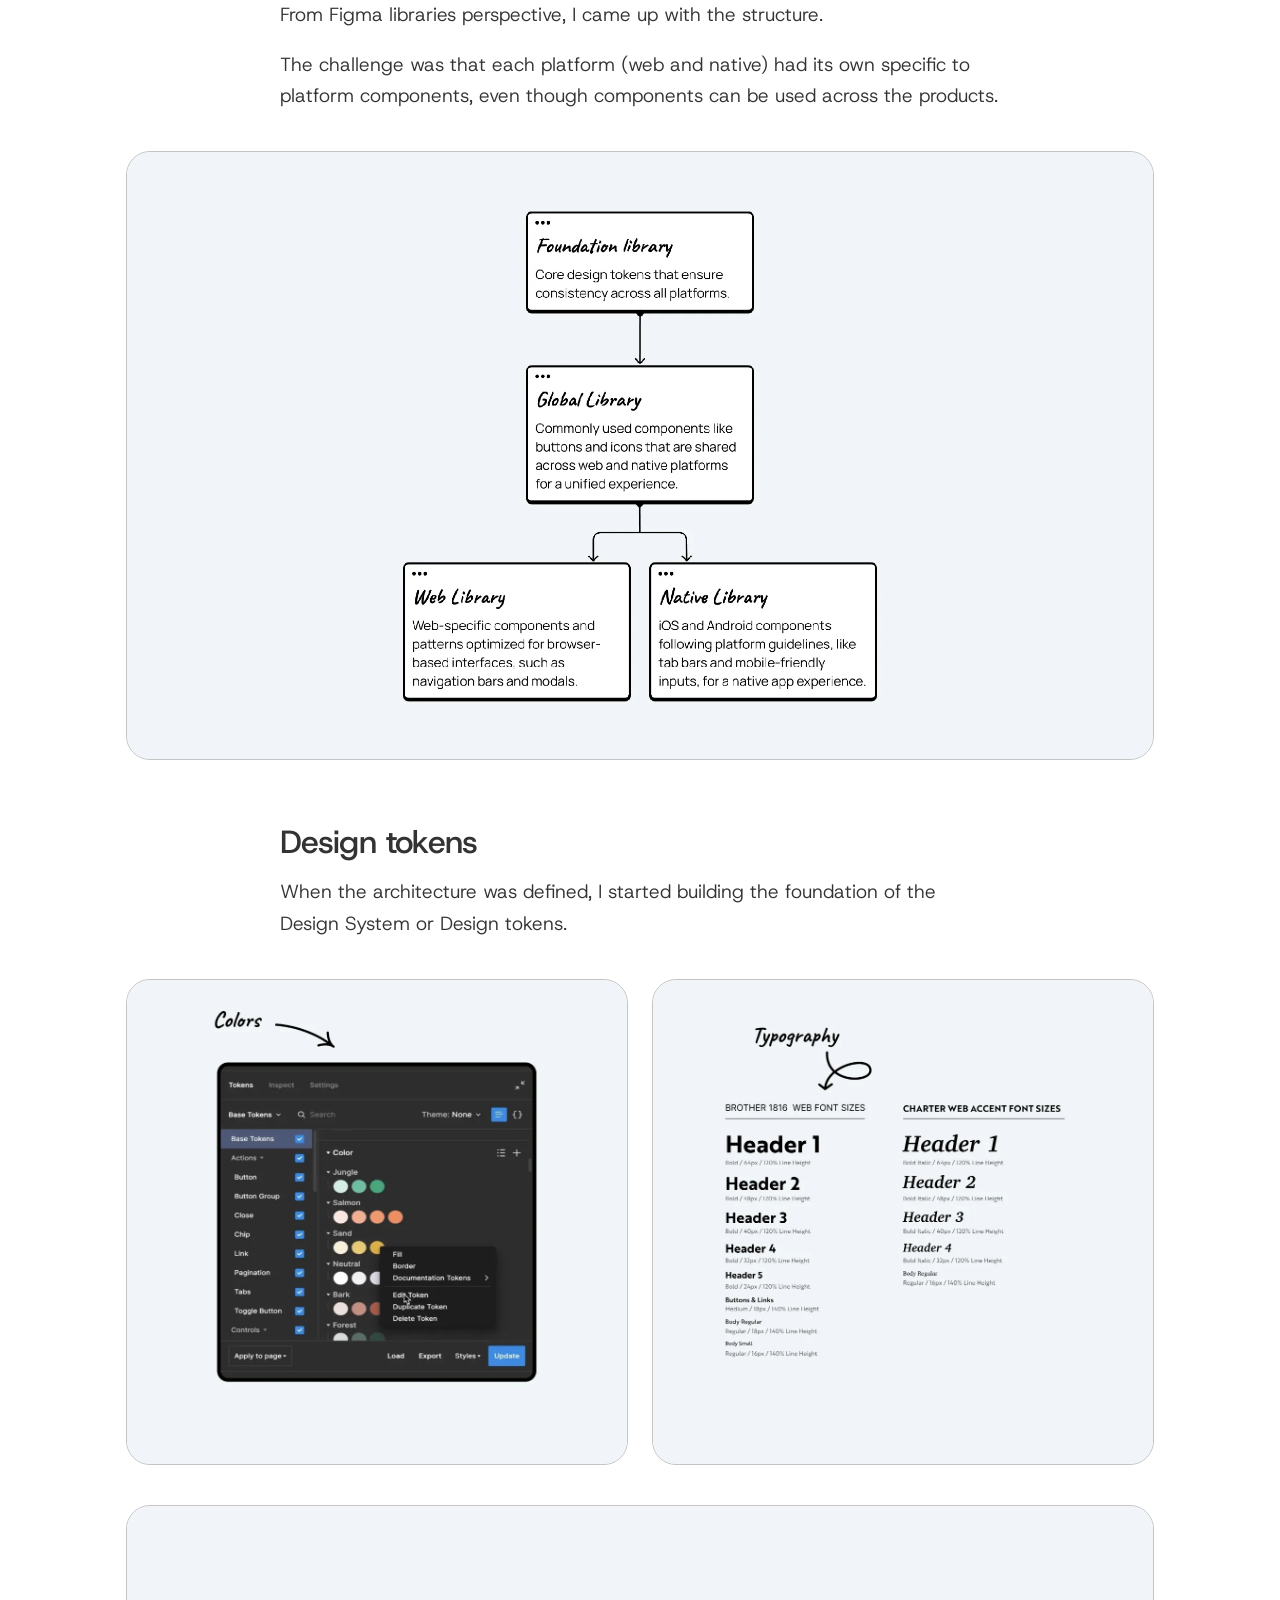
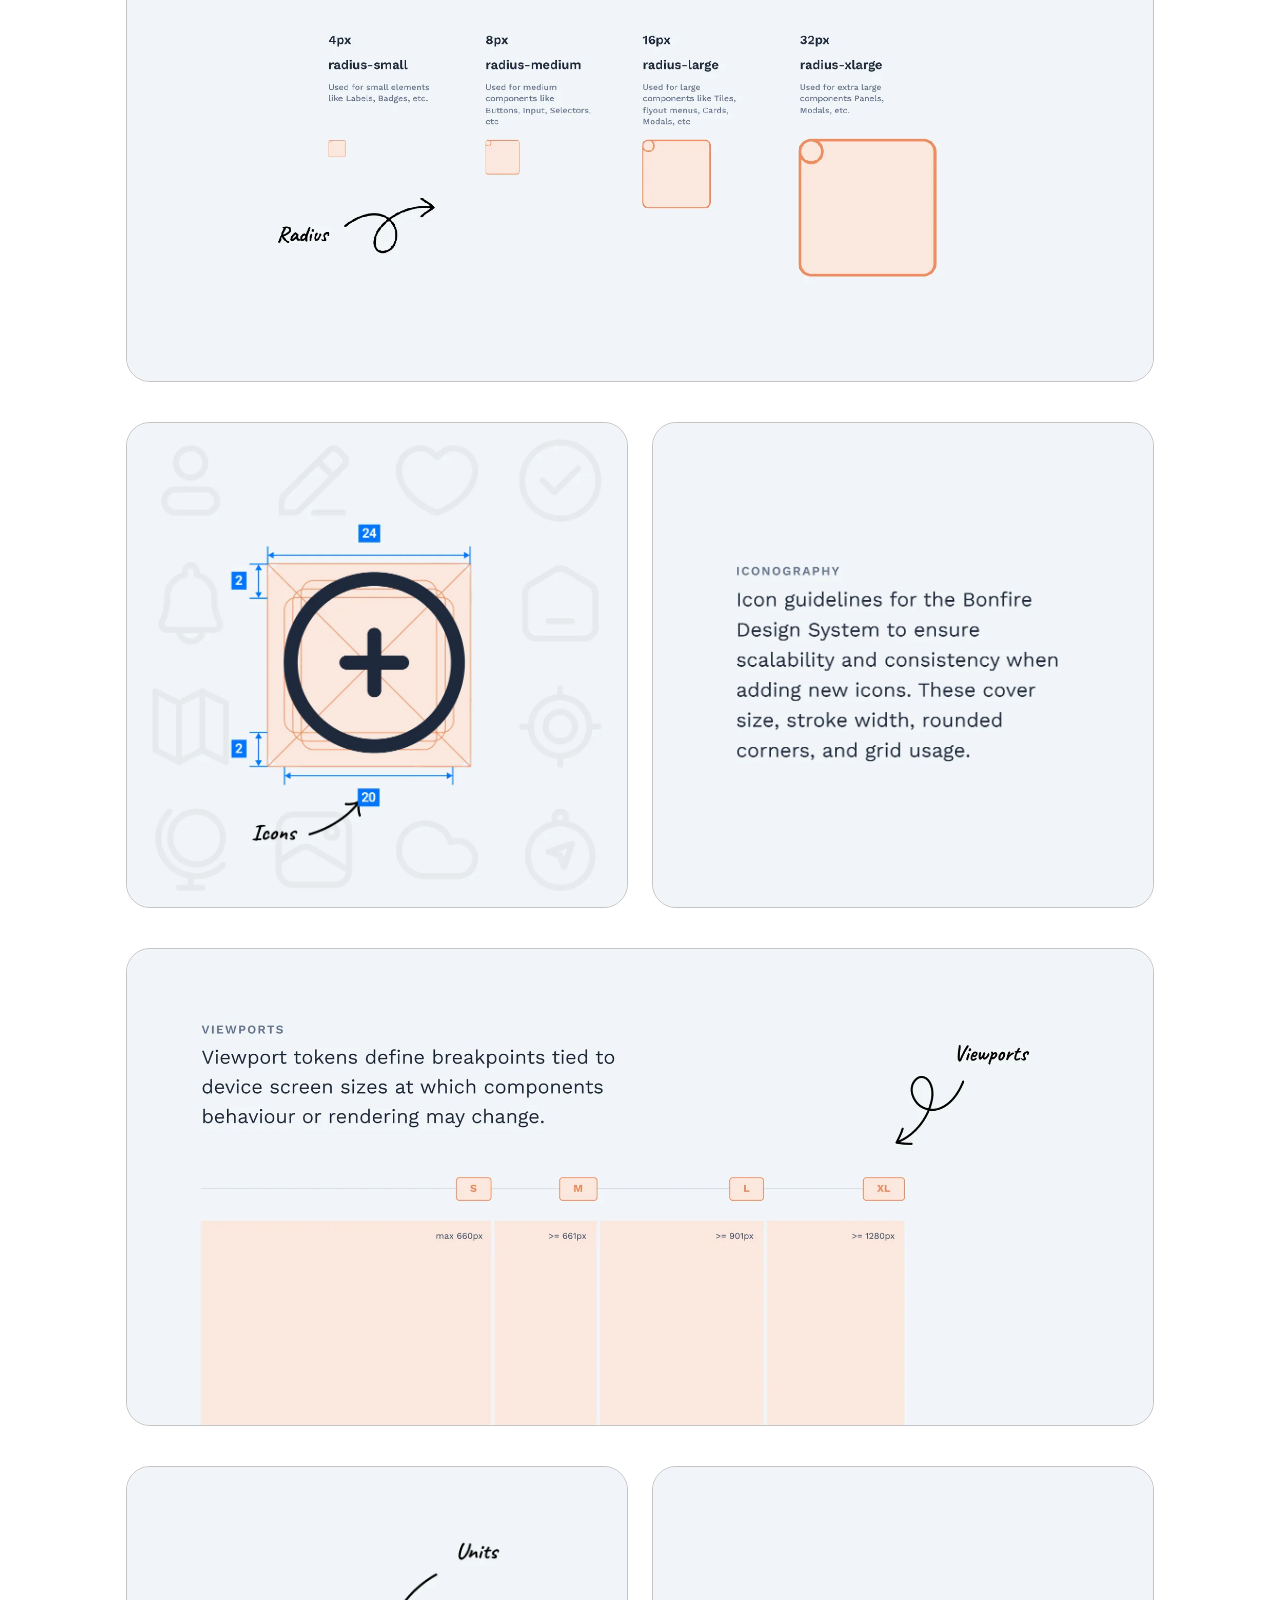
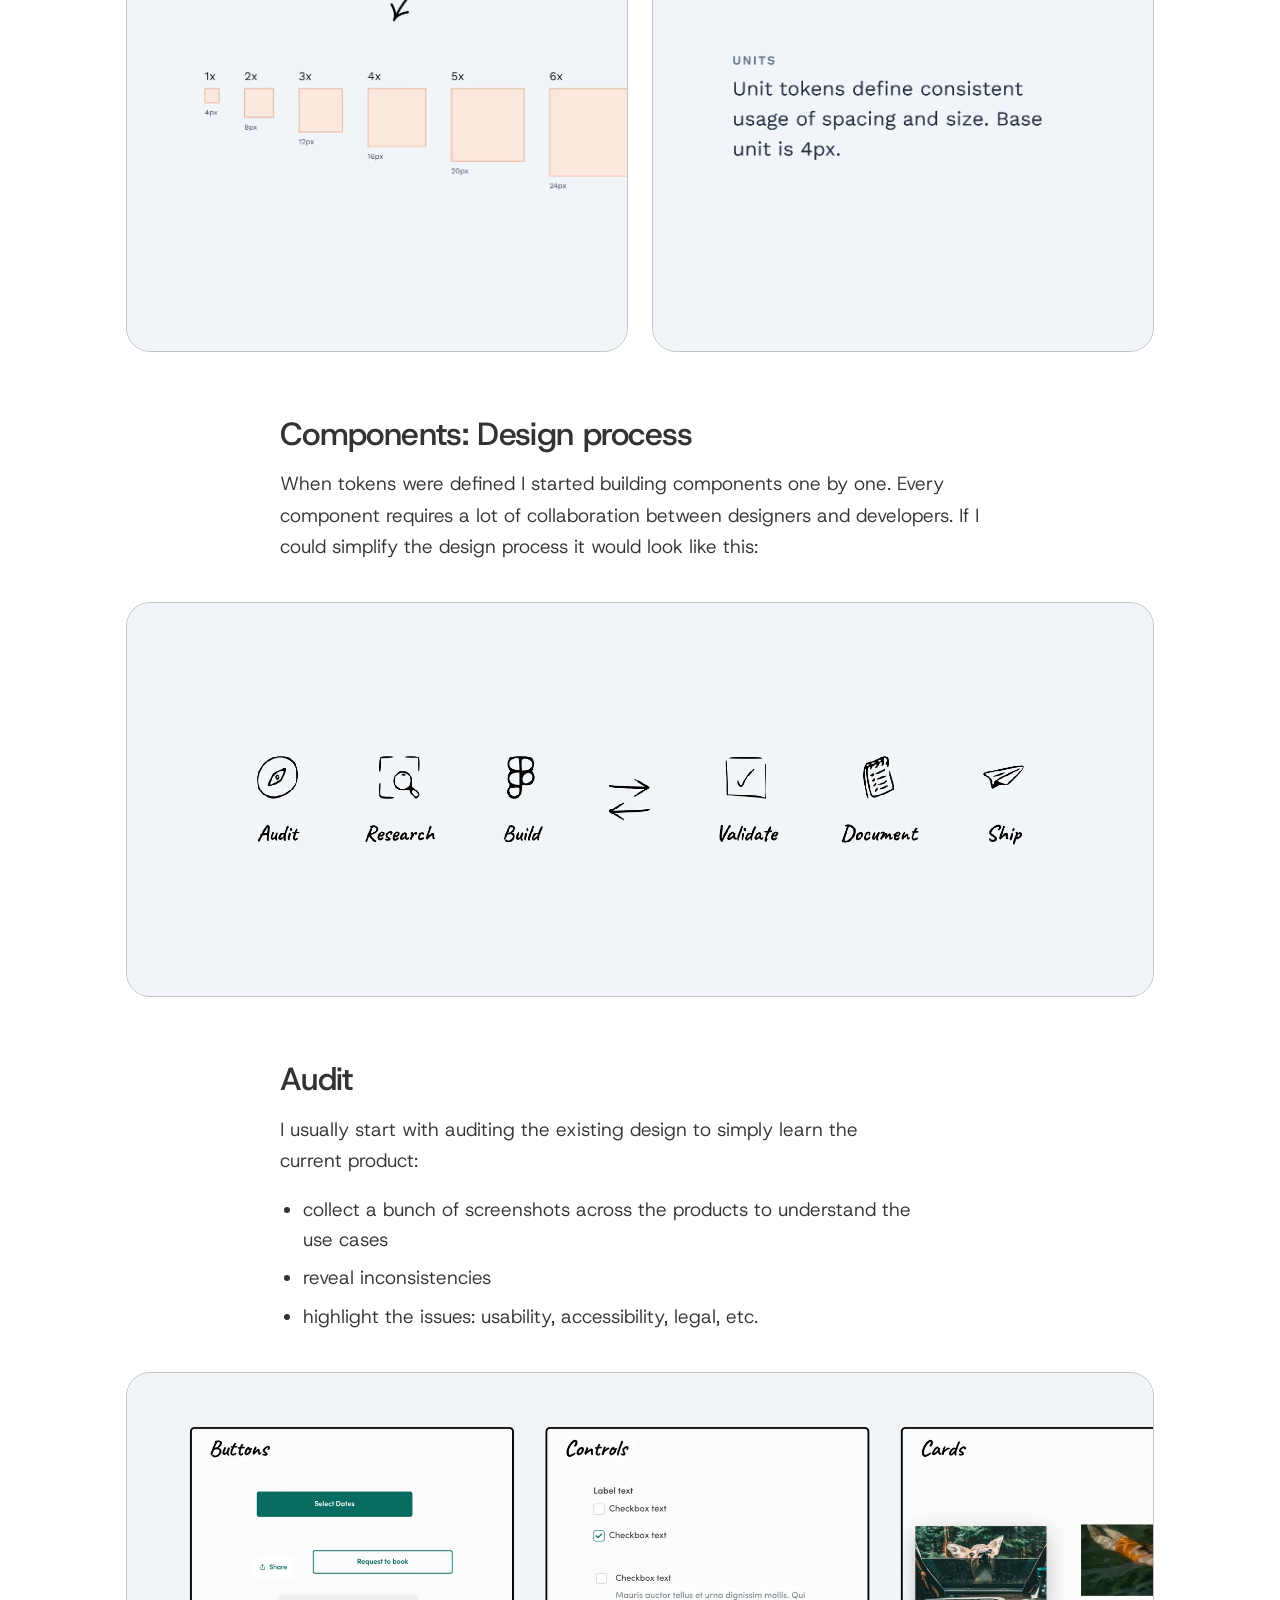
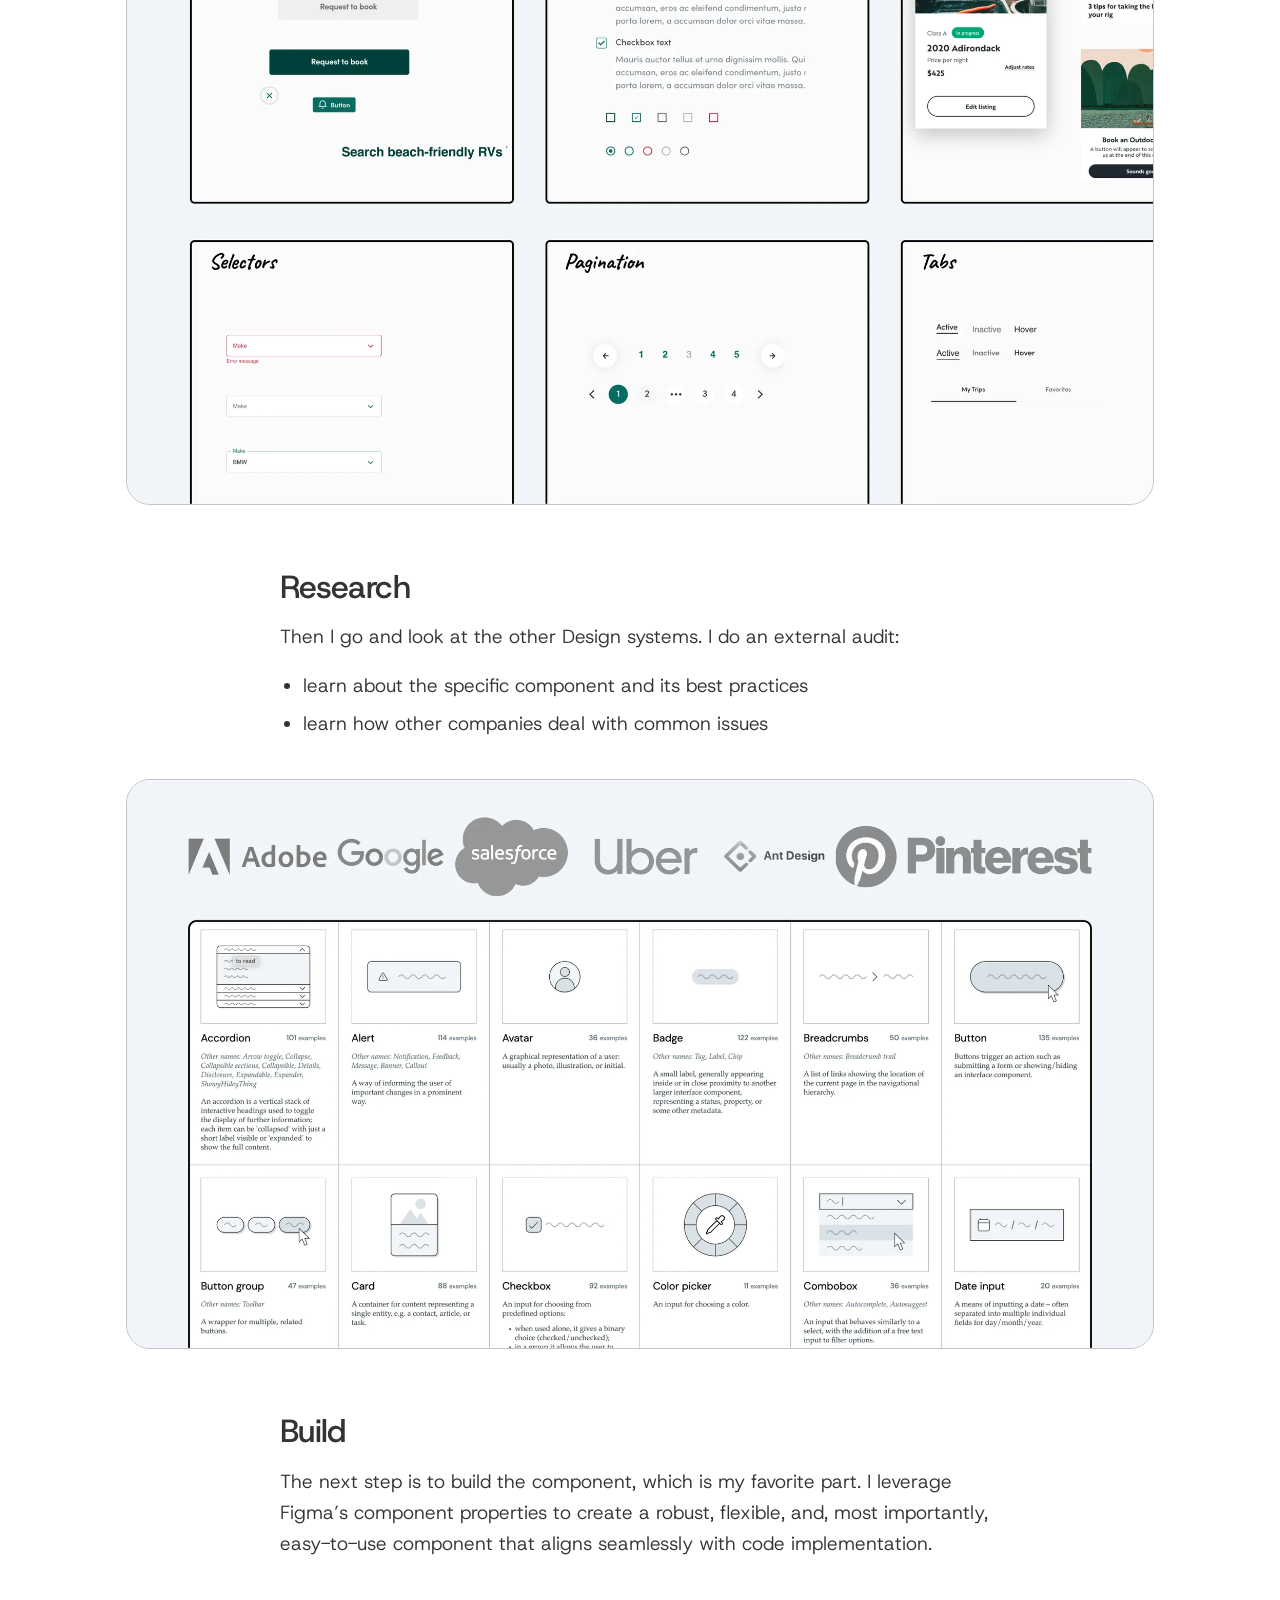
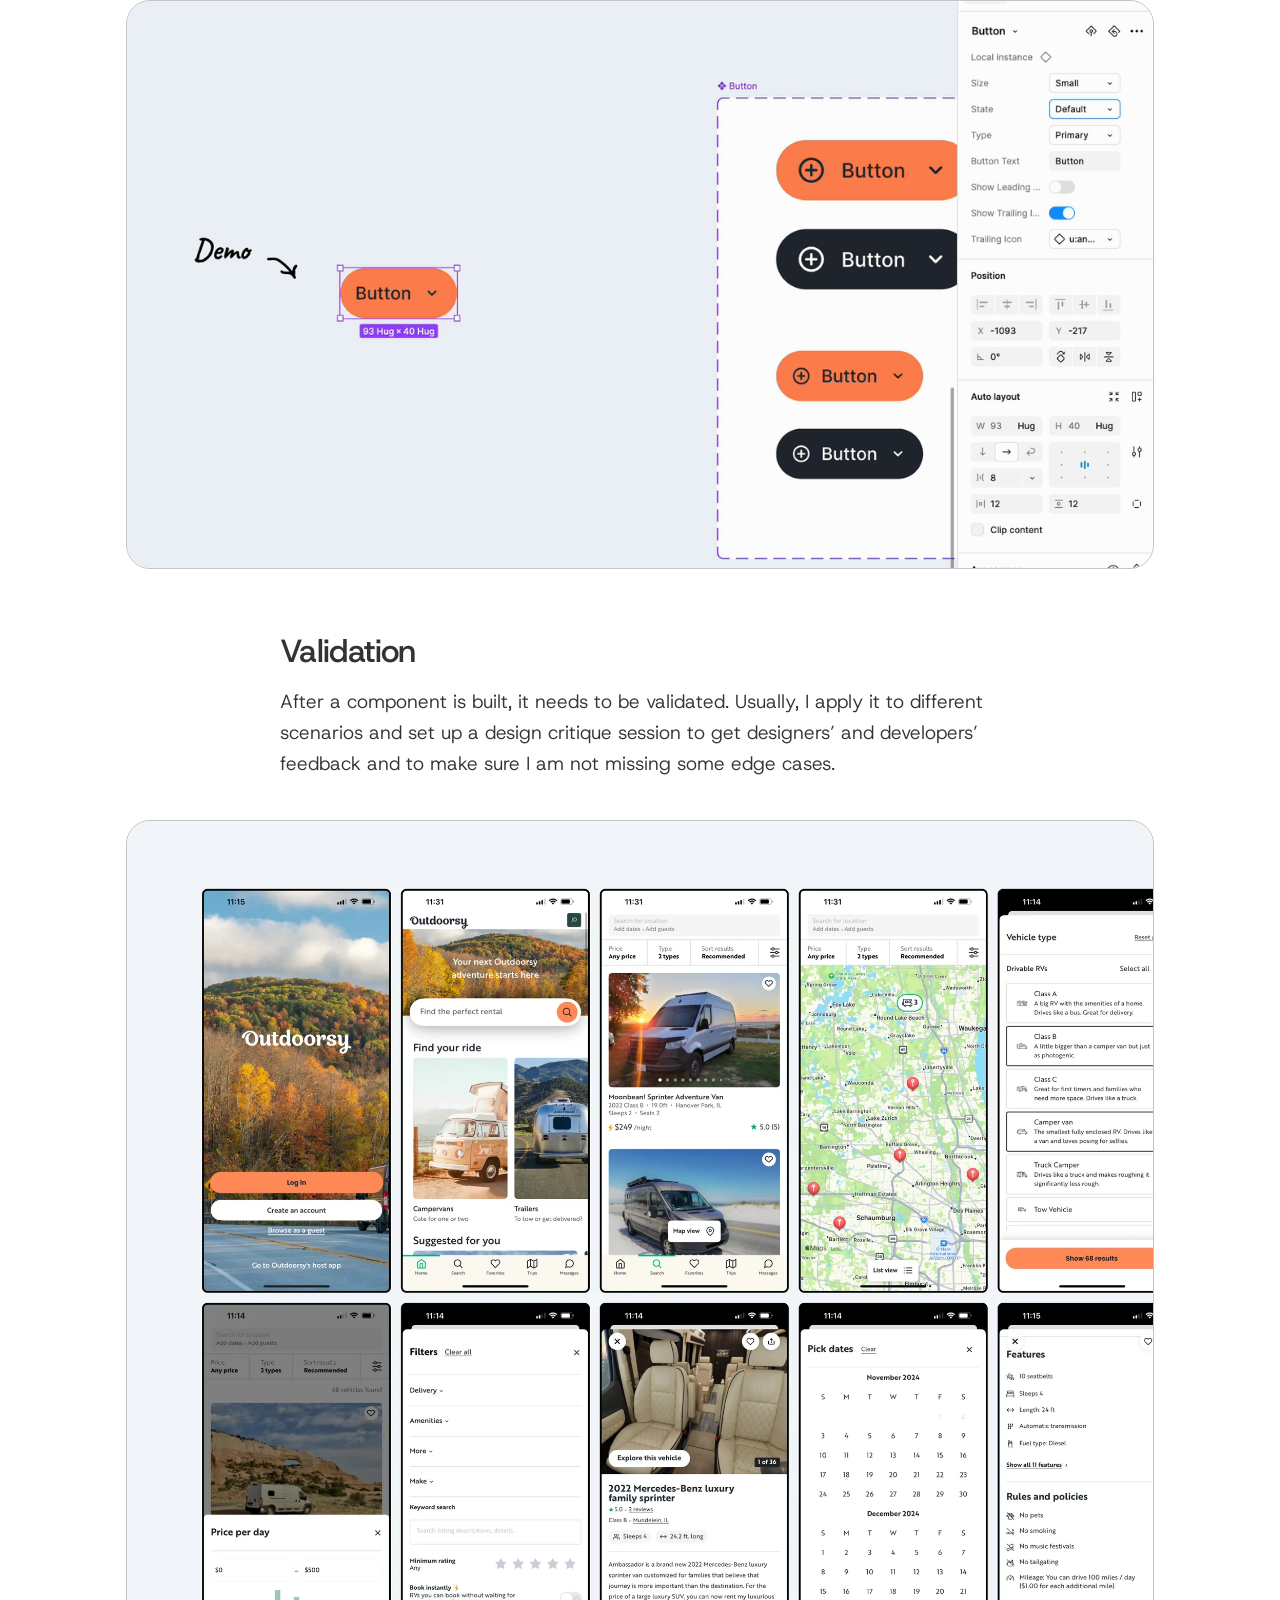
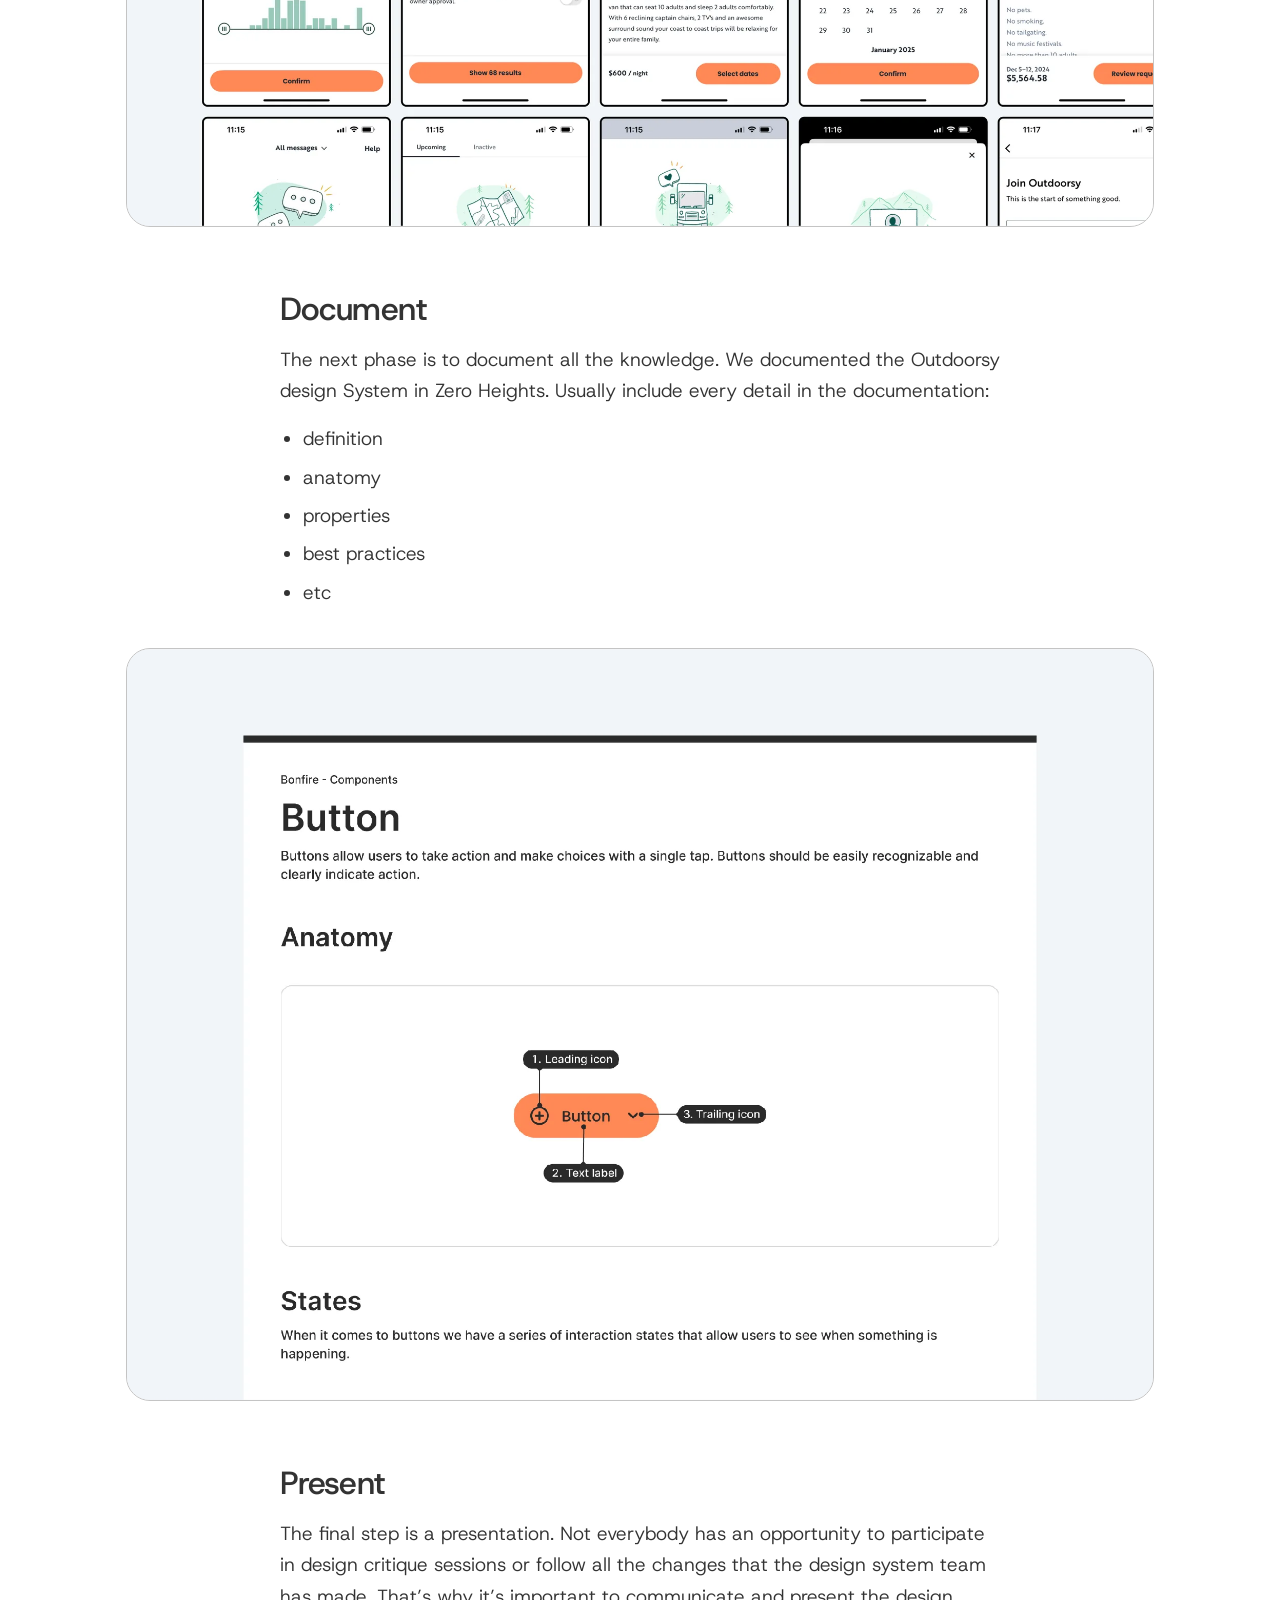
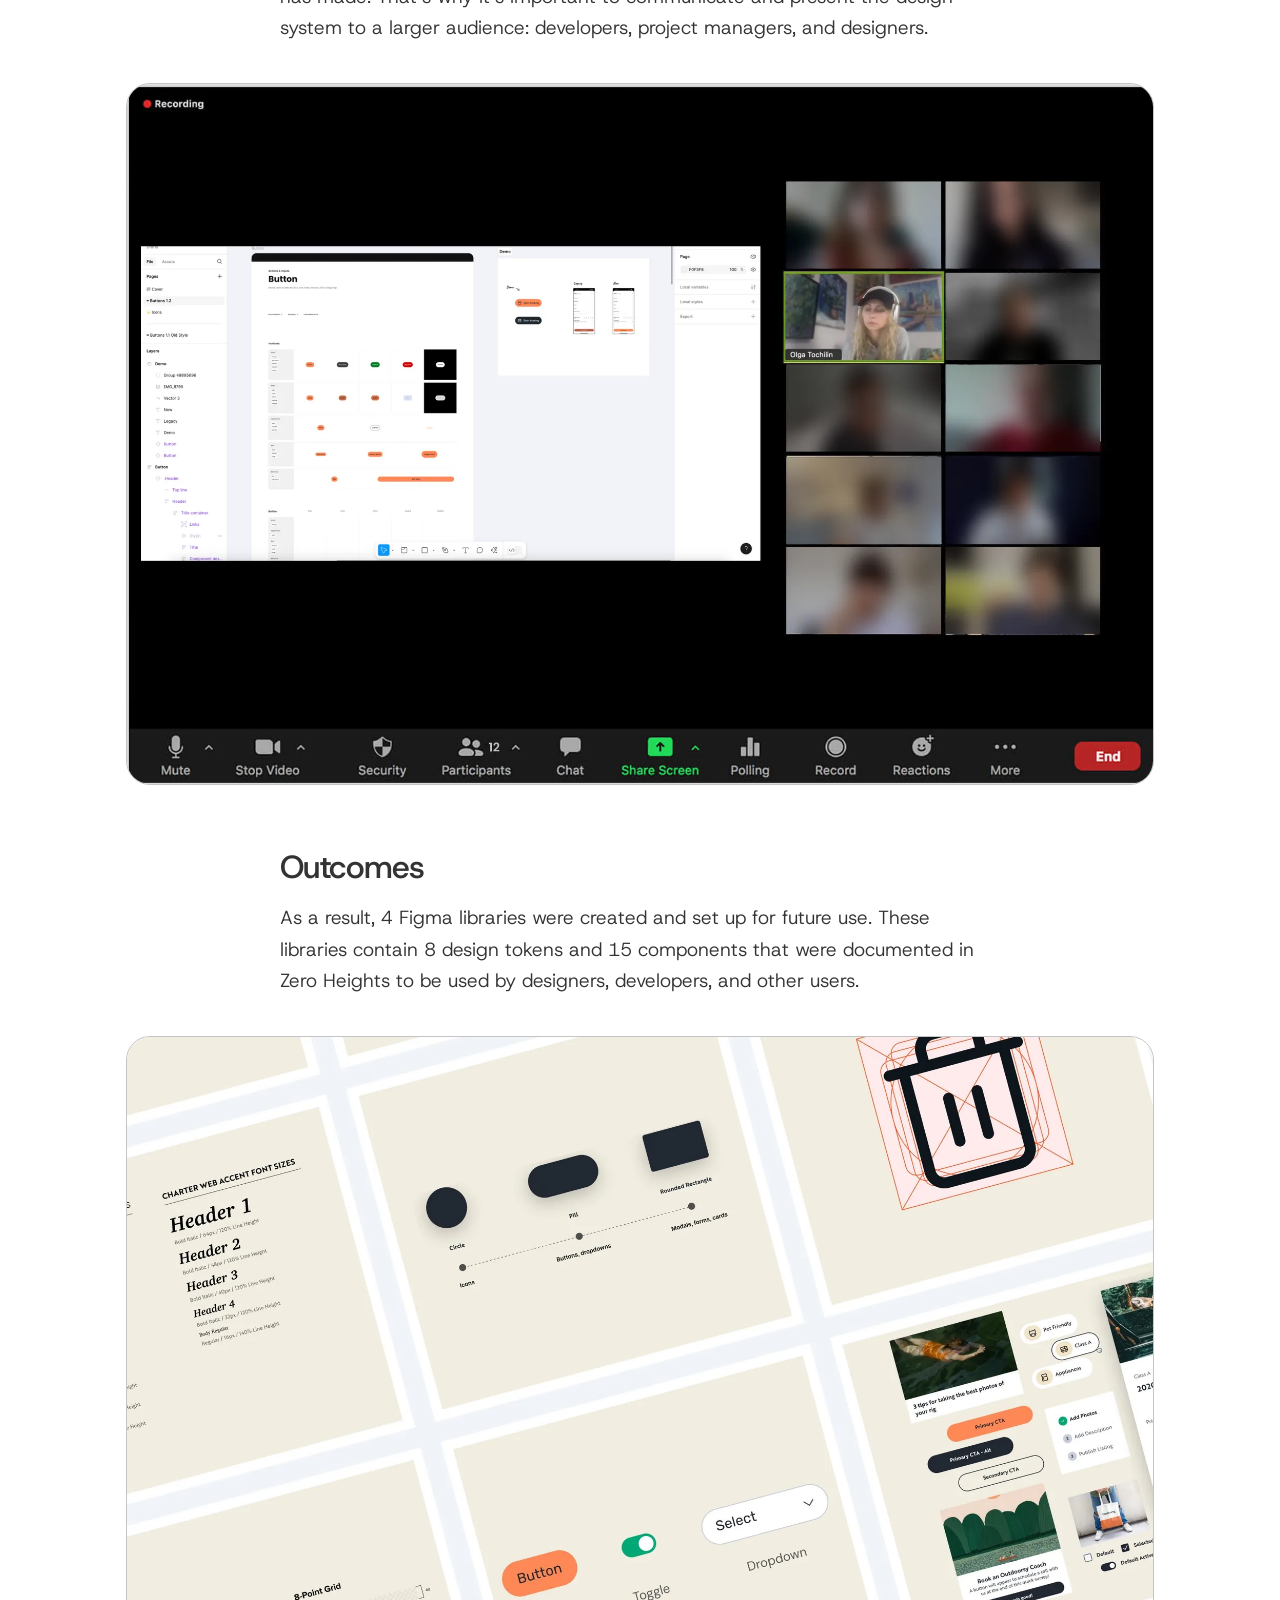
<file: portfolio/outdoorsy/index.html>
<!doctype html>
<html lang="en">
<head>
<meta charset="utf-8">
<meta name="viewport" content="width=device-width, initial-scale=1">
<meta name="robots" content="noindex, nofollow">
<link rel="icon" href="../../assets/favicon.svg" type="image/svg+xml">
<link rel="icon" href="../../assets/favicon-32.png" sizes="32x32" type="image/png">
<link rel="icon" href="../../favicon.ico" sizes="48x48">
<link rel="apple-touch-icon" href="../../assets/apple-touch-icon.png">
<title>Bonfire: Outdoorsy Design System — Olga Tochilin</title>
<meta name="description" content="Bonfire: Outdoorsy Design System">
<script>document.documentElement.classList.add('js')</script>
<link rel="preload" href="../../assets/fonts/HostGrotesk-latin.woff2" as="font" type="font/woff2" crossorigin>
<link rel="stylesheet" href="../../assets/style.css">
</head>
<body>
<header class="site-header">
  <div class="header-inner">
    <a class="brand brand-back" href="../../#work" aria-label="Back to all work"><span class="mono"><svg viewBox="0 0 24 24" aria-hidden="true"><path d="M19 12H5M11 6l-6 6 6 6"/></svg></span><span class="brand-name">Olga Tochilin</span></a>
    <nav>
      <a href="../../#work">Work</a>
      <a href="../../#experience">Experience</a>
      <a class="nav-cta" href="https://www.linkedin.com/in/olgatoc/" target="_blank" rel="noopener noreferrer"><span>LinkedIn</span><svg viewBox="0 0 24 24" aria-hidden="true"><path d="M7 17 17 7M8 7h9v9"/></svg><span class="sr-only"> (opens in a new tab)</span></a>
    </nav>
  </div>
</header>
<main class="project" id="top">
<article class="wrap narrow">
  <p class="back"><a href="../../#work">← All work</a></p>
  <h1>Bonfire: Outdoorsy Design System</h1>
  <dl class="meta"><div><dt>Client</dt><dd>Outdoorsy</dd></div><div><dt>My role</dt><dd>Lead Designer</dd></div></dl>
  <h3 class="h">Overview</h3>
<p>In this case study, I’ll walk you through my work on the Bonfire Design System for Outdoorsy, highlighting key processes and design decisions.</p>
<figure><img src="../../assets/img/bonfire-featured.webp" alt="Bonfire: Outdoorsy Design System – illustration" loading="lazy"></figure>
<h3 class="h">What is Outdoorsy?</h3>
<p>Outdoorsy is the largest RV marketplace for renting RVs. It connects local RV motorhomes and camper-van owners with people who want to rent them. Outdoorsy website and mobile app allow guest users to find the perfect RV, book it and hit the road while RV owners can easily create RV listings, accept new bookings and earn cash.</p>
<div class="figure-row"><figure><img src="../../assets/img/What-is-outdoorsy-1.webp" alt="Bonfire: Outdoorsy Design System – illustration" loading="lazy"></figure><figure><img src="../../assets/img/What-is-outdoorsy-2.webp" alt="Bonfire: Outdoorsy Design System – illustration" loading="lazy"></figure></div>
<h3 class="h">Problems</h3>
<p>At Outdoorsy, things move faster than the Flash. With multiple teams and parallel development cycles, it is difficult for designers to be constantly aligned and consistent among the teams.</p>
<p>Designers used to rely heavily on multiple internal UI kits which were not regularly updated or maintained. As a result, they inherited a lot of design debt and disparity across products and platforms.</p>
<div class="pcards"><article class="pcard"><span class="pnum">01</span><h4>Multiple and incomplete component libraries</h4><p>Outdoorsy had six incomplete component libraries with inconsistent names, causing inefficiency and confusion.</p></article><article class="pcard"><span class="pnum">02</span><h4>No consistency between Design and Code</h4><p>Designers and developers lacked a shared source of truth, leading to confusion and misaligned components.</p></article><article class="pcard"><span class="pnum">03</span><h4>Inefficient collaboration without a Design System</h4><p>Designers and developers repeatedly built the same components, losing focus on user experience and wasting time coding slight variations of the same elements.</p></article><article class="pcard"><span class="pnum">04</span><h4>Inconsistent UI across products</h4><p>These issues led to a disjointed UI, compromising the brand’s identity across all products.</p></article><article class="pcard"><span class="pnum">05</span><h4>Messy Code</h4><p>Inconsistent designs led to messy code that was hard to maintain. Without component-based code, developers had to manually update every instance of an element—a true nightmare.</p></article><article class="pcard"><span class="pnum">06</span><h4>Compromised Accessibility</h4><p>Designers and developers lacked accessibility standards. Many components violated accessibility guidelines, such as color contrast, spacing, clickable areas, font size, and tab order.</p></article></div>
<h3 class="h">Goals</h3>
<p>The primary objective was to create a comprehensive design system that could effectively resolve several key challenges.</p>
<figure><img src="../../assets/img/bonfire-goals.webp" alt="Bonfire: Outdoorsy Design System – illustration" loading="lazy"></figure>
<h3 class="h">Approach</h3>
<p>At the beginning of the project, Outdoorsy had two products: Outdoorsy renting products for Guests (Web, iOS, Android) and Outdoorsy admin panel (Web only). Those products had very little in common. They were visually inconsistent and looked like they belonged to different companies.</p>
<p>I started with the overall architecture of the system. Following (but adjusting) the famous Brad Frost’s Atomic Design methodology.</p>
<figure><img src="../../assets/img/bonfire-architecture.webp" alt="Bonfire: Outdoorsy Design System – illustration" loading="lazy"></figure>
<h3 class="h">Figma Structure</h3>
<p>From Figma libraries perspective, I came up with the structure.</p>
<p>The challenge was that each platform (web and native) had its own specific to platform components, even though components can be used across the products.</p>
<figure><img src="../../assets/img/bonfire-figma-structure.webp" alt="Bonfire: Outdoorsy Design System – illustration" loading="lazy"></figure>
<h3 class="h">Design tokens</h3>
<p>When the architecture was defined, I started building the foundation of the Design System or Design tokens.</p>
<div class="figure-row"><figure><img src="../../assets/img/bonfire-colors.webp" alt="Bonfire: Outdoorsy Design System – illustration" loading="lazy"></figure><figure><img src="../../assets/img/bonfire-typo.webp" alt="Bonfire: Outdoorsy Design System – illustration" loading="lazy"></figure></div>
<figure><img src="../../assets/img/bonfire-border-radius.webp" alt="Bonfire: Outdoorsy Design System – illustration" loading="lazy"></figure>
<div class="figure-row"><figure><img src="../../assets/img/bonfire-icons.webp" alt="Bonfire: Outdoorsy Design System – illustration" loading="lazy"></figure><figure><img src="../../assets/img/bonfire-icons-guide.webp" alt="Bonfire: Outdoorsy Design System – illustration" loading="lazy"></figure></div>
<figure><img src="../../assets/img/bonfire-viewports.webp" alt="Bonfire: Outdoorsy Design System – illustration" loading="lazy"></figure>
<div class="figure-row"><figure><img src="../../assets/img/bonfire-units.webp" alt="Bonfire: Outdoorsy Design System – illustration" loading="lazy"></figure><figure><img src="../../assets/img/bonfire-units-guide.webp" alt="Bonfire: Outdoorsy Design System – illustration" loading="lazy"></figure></div>
<h3 class="h">Components: Design process</h3>
<p>When tokens were defined I started building components one by one. Every component requires a lot of collaboration between designers and developers. If I could simplify the design process it would look like this:</p>
<figure><img src="../../assets/img/bonfire-process.webp" alt="Bonfire: Outdoorsy Design System – illustration" loading="lazy"></figure>
<h3 class="h">Audit</h3>
<p>I usually start with auditing the existing design to simply learn the current product:</p>
<ul><li>collect a bunch of screenshots across the products to understand the use cases</li><li>reveal inconsistencies</li><li>highlight the issues: usability, accessibility, legal, etc.</li></ul>
<figure><img src="../../assets/img/bonfire-audit.webp" alt="Bonfire: Outdoorsy Design System – illustration" loading="lazy"></figure>
<h3 class="h">Research</h3>
<p>Then I go and look at the other Design systems. I do an external audit:</p>
<ul><li>learn about the specific component and its best practices</li><li>learn how other companies deal with common issues</li></ul>
<figure><img src="../../assets/img/bonfire-research.webp" alt="Bonfire: Outdoorsy Design System – illustration" loading="lazy"></figure>
<h3 class="h">Build</h3>
<p>The next step is to build the component, which is my favorite part. I leverage Figma’s component properties to create a robust, flexible, and, most importantly, easy-to-use component that aligns seamlessly with code implementation.</p>
<figure><img src="../../assets/img/bonfire-build.gif" alt="Bonfire: Outdoorsy Design System – illustration" loading="lazy"></figure>
<h3 class="h">Validation</h3>
<p>After a component is built, it needs to be validated. Usually, I apply it to different scenarios and set up a design critique session to get designers’ and developers’ feedback and to make sure I am not missing some edge cases.</p>
<figure><img src="../../assets/img/bonfire-validate.webp" alt="Bonfire: Outdoorsy Design System – illustration" loading="lazy"></figure>
<h3 class="h">Document</h3>
<p>The next phase is to document all the knowledge. We documented the Outdoorsy design System in Zero Heights. Usually include every detail in the documentation:</p>
<ul><li>definition</li><li>anatomy</li><li>properties</li><li>best practices</li><li>etc</li></ul>
<figure><img src="../../assets/img/bonfire-document.webp" alt="Bonfire: Outdoorsy Design System – illustration" loading="lazy"></figure>
<h3 class="h">Present</h3>
<p>The final step is a presentation. Not everybody has an opportunity to participate in design critique sessions or follow all the changes that the design system team has made. That’s why it’s important to communicate and present the design system to a larger audience: developers, project managers, and designers.</p>
<figure><img src="../../assets/img/bonfire-present.webp" alt="Bonfire: Outdoorsy Design System – illustration" loading="lazy"></figure>
<h3 class="h">Outcomes</h3>
<p>As a result, 4 Figma libraries were created and set up for future use. These libraries contain 8 design tokens and 15 components that were documented in Zero Heights to be used by designers, developers, and other users.</p>
<figure><img src="../../assets/img/bonfire-outcomes.webp" alt="Bonfire: Outdoorsy Design System – illustration" loading="lazy"></figure>
<p class="thanks">Thank you for scrolling all the way!</p>
</article>
<section class="wrap">
  <h2 class="section-head"><span>More work</span><i></i></h2>
  <div class="work-grid work-grid-pair">
<a class="work-item" href="../../portfolio/patpat/">
  <span class="work-img"><img src="../../assets/img/patpat-featured-5.webp" alt="" width="1200" height="509" loading="lazy"></span>
  <span class="work-cap"><span class="work-title">Search Revamp</span><span class="work-sub">PatPat</span></span>
</a>
<a class="work-item" href="../../portfolio/midland/">
  <span class="work-img"><img src="../../assets/img/midland-featured-5.webp" alt="" width="1200" height="509" loading="lazy"></span>
  <span class="work-cap"><span class="work-title">Semantic color system</span><span class="work-sub">Midland State Bank</span></span>
</a>
  </div>
</section>
</main>
<footer class="site-footer"><span>© Olga Tochilin · 2026</span><a href="#top" class="to-top">Back to top ↑</a></footer>
<script src="../../assets/site.js" defer></script>
</body>
</html>
</file>
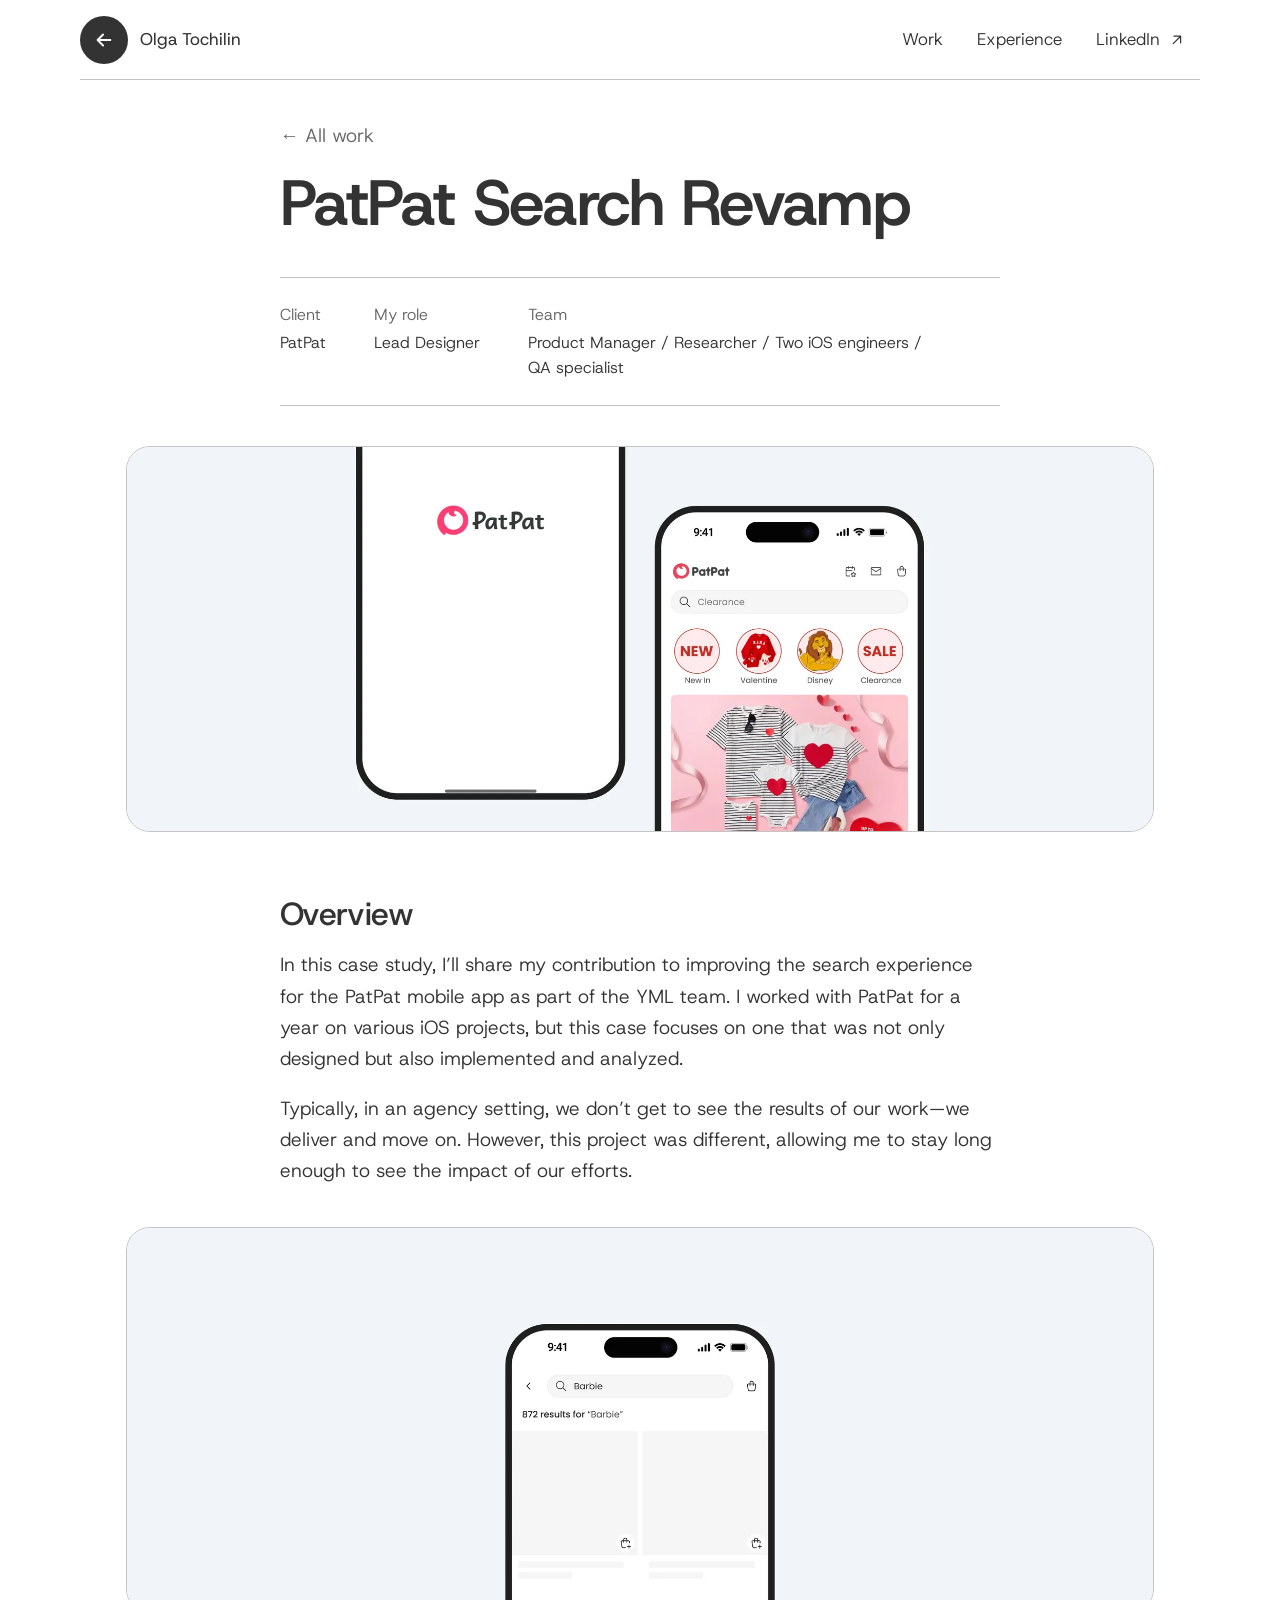
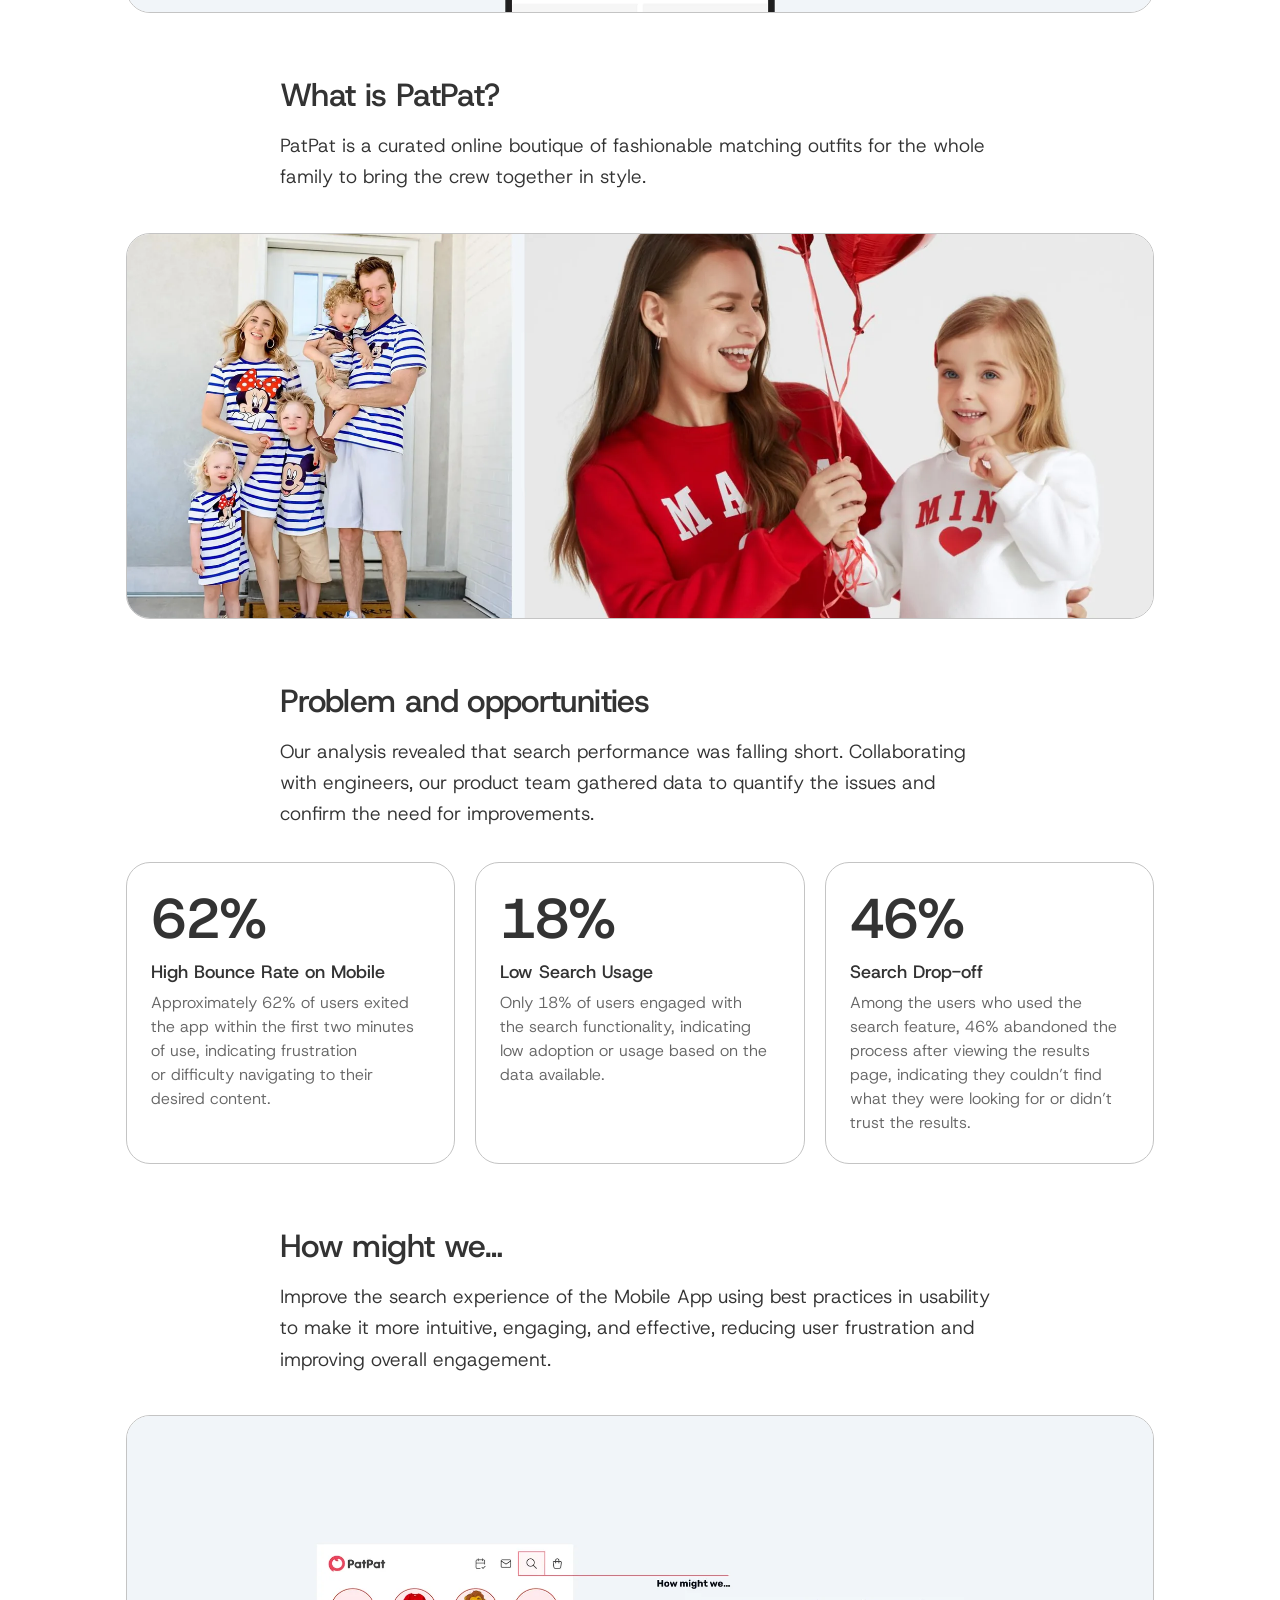
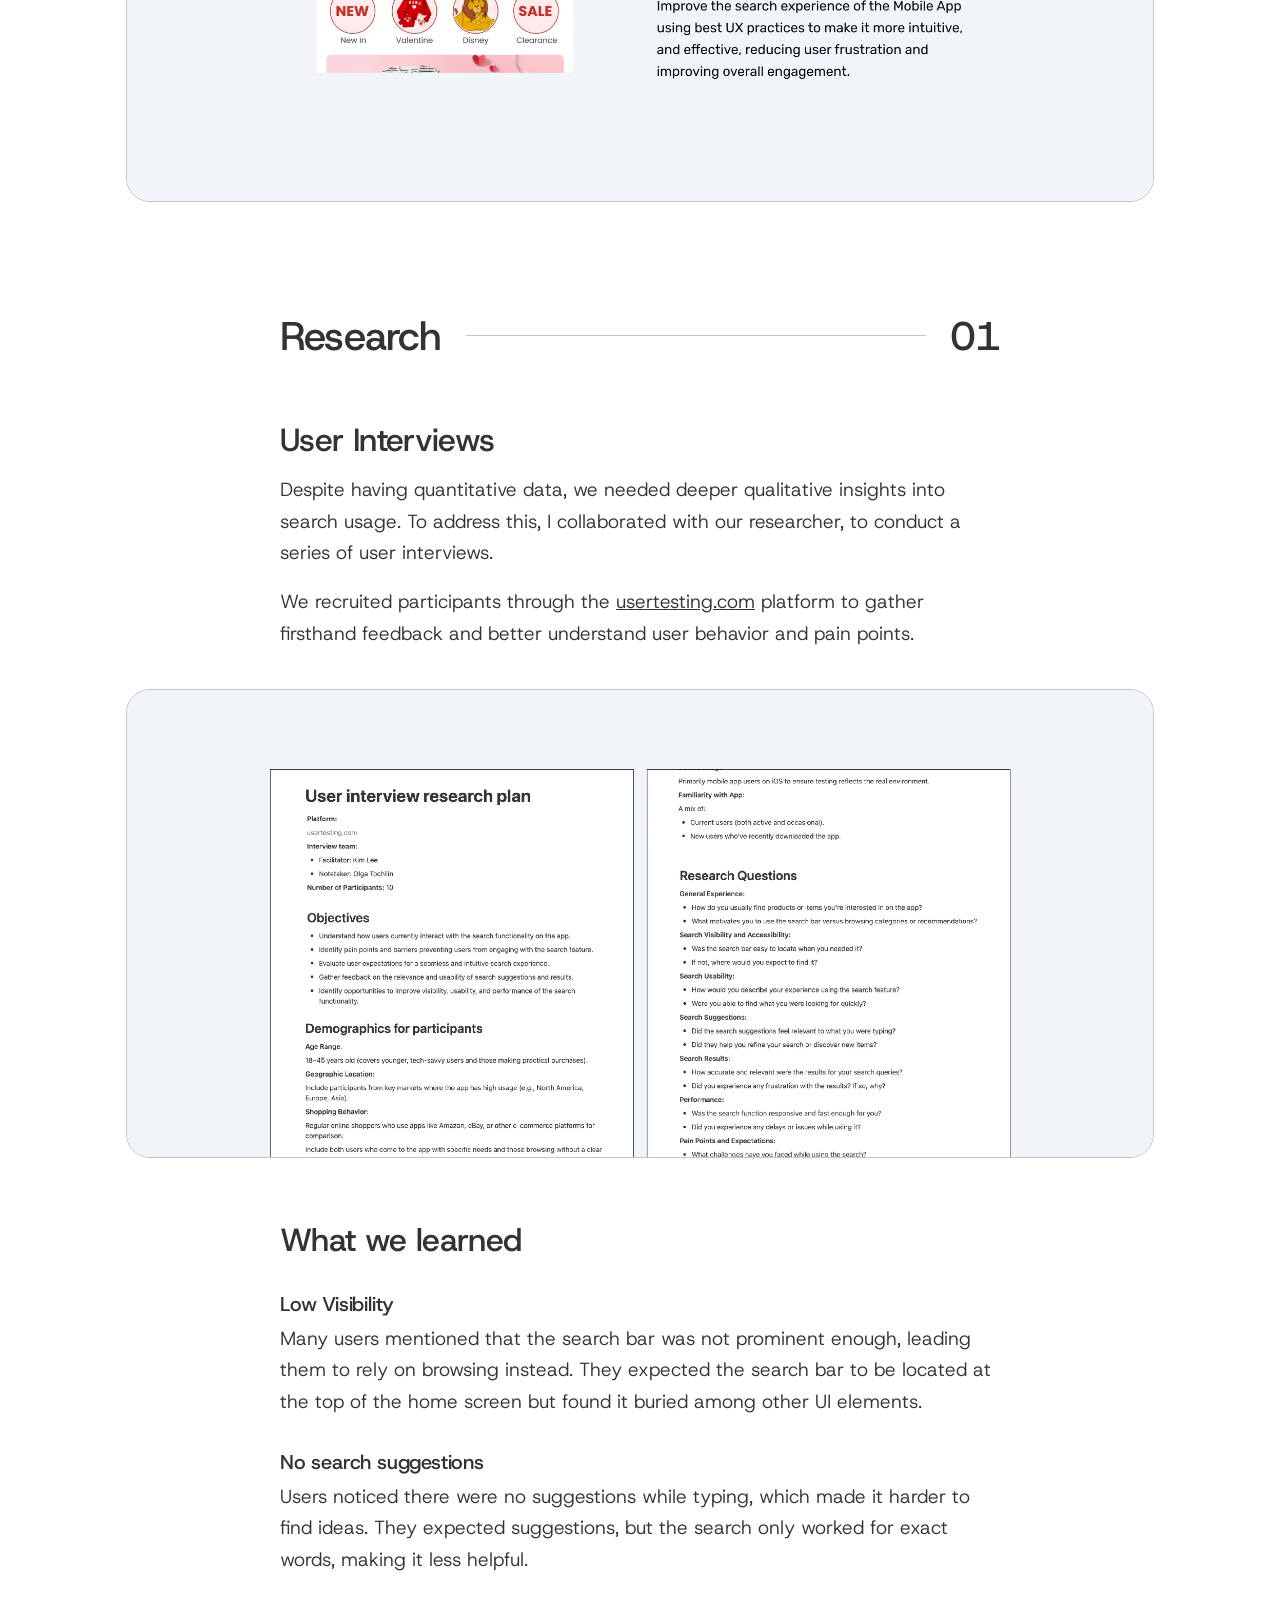
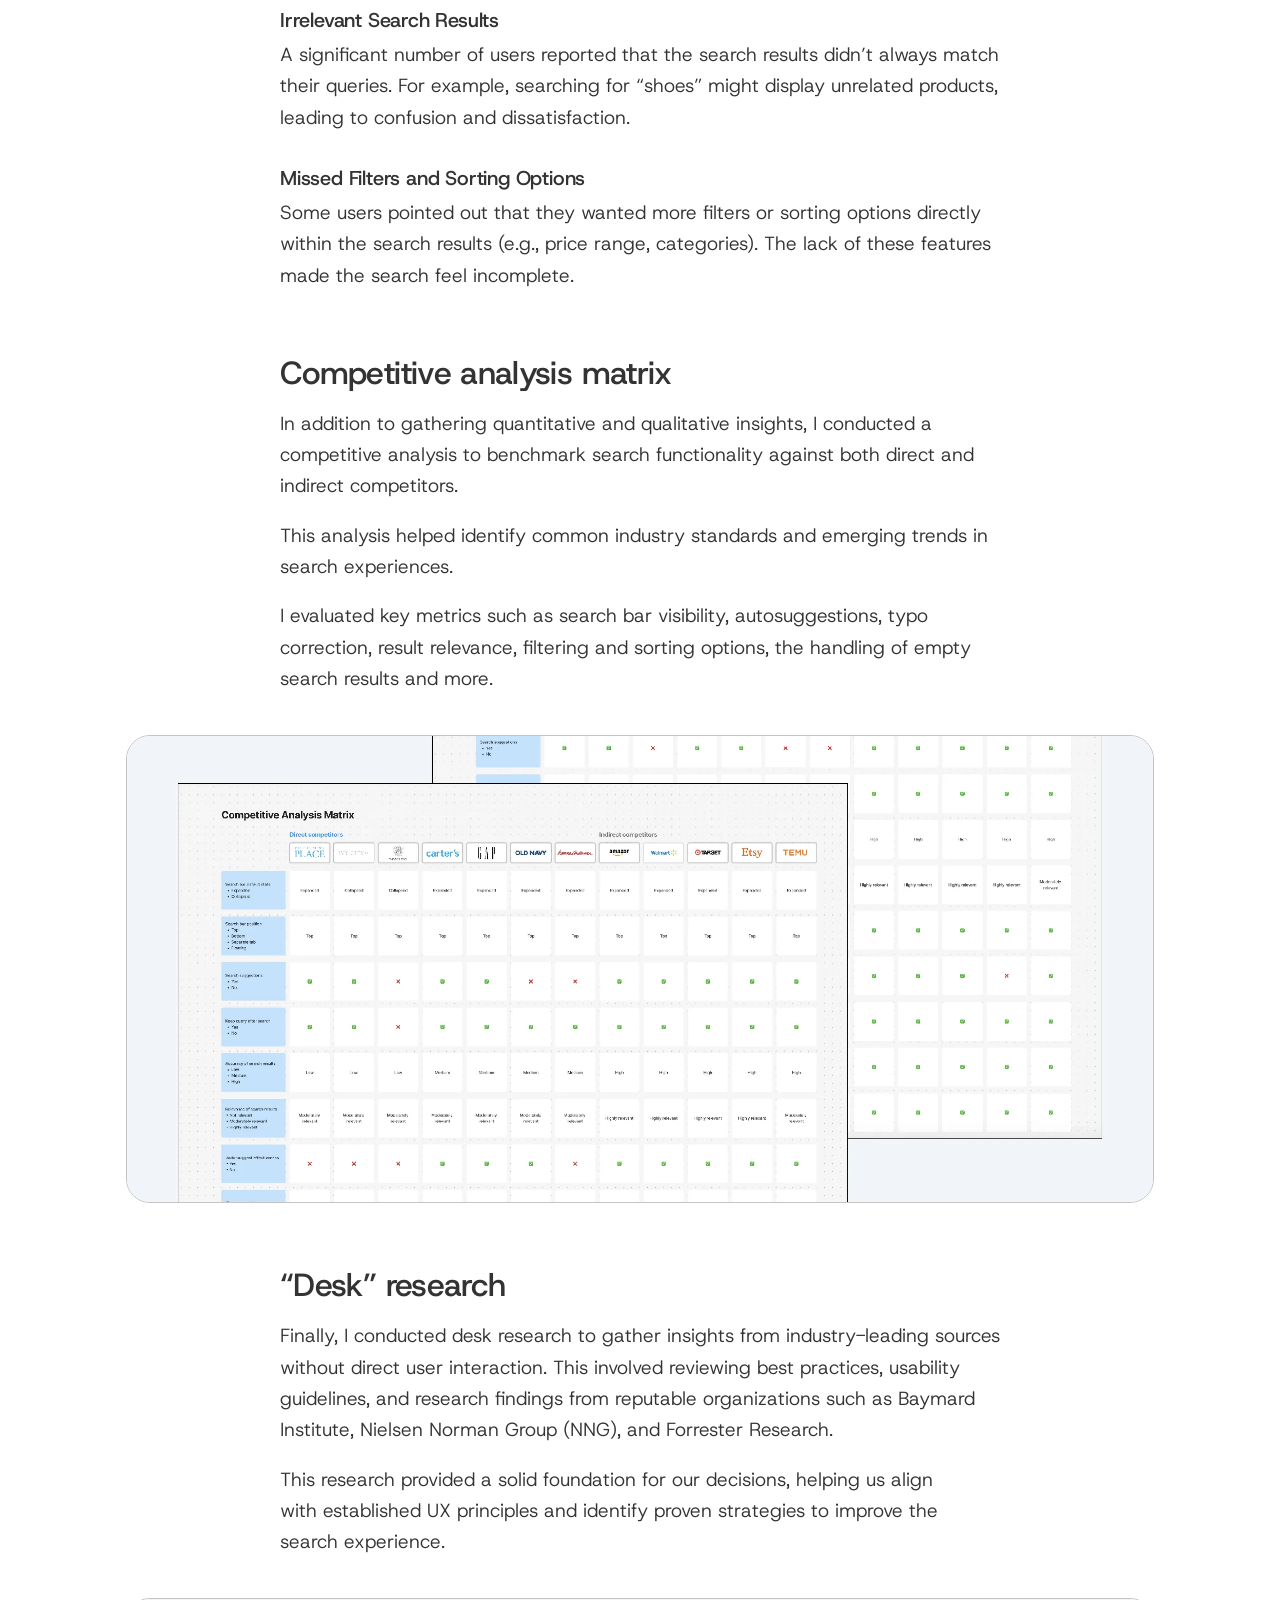
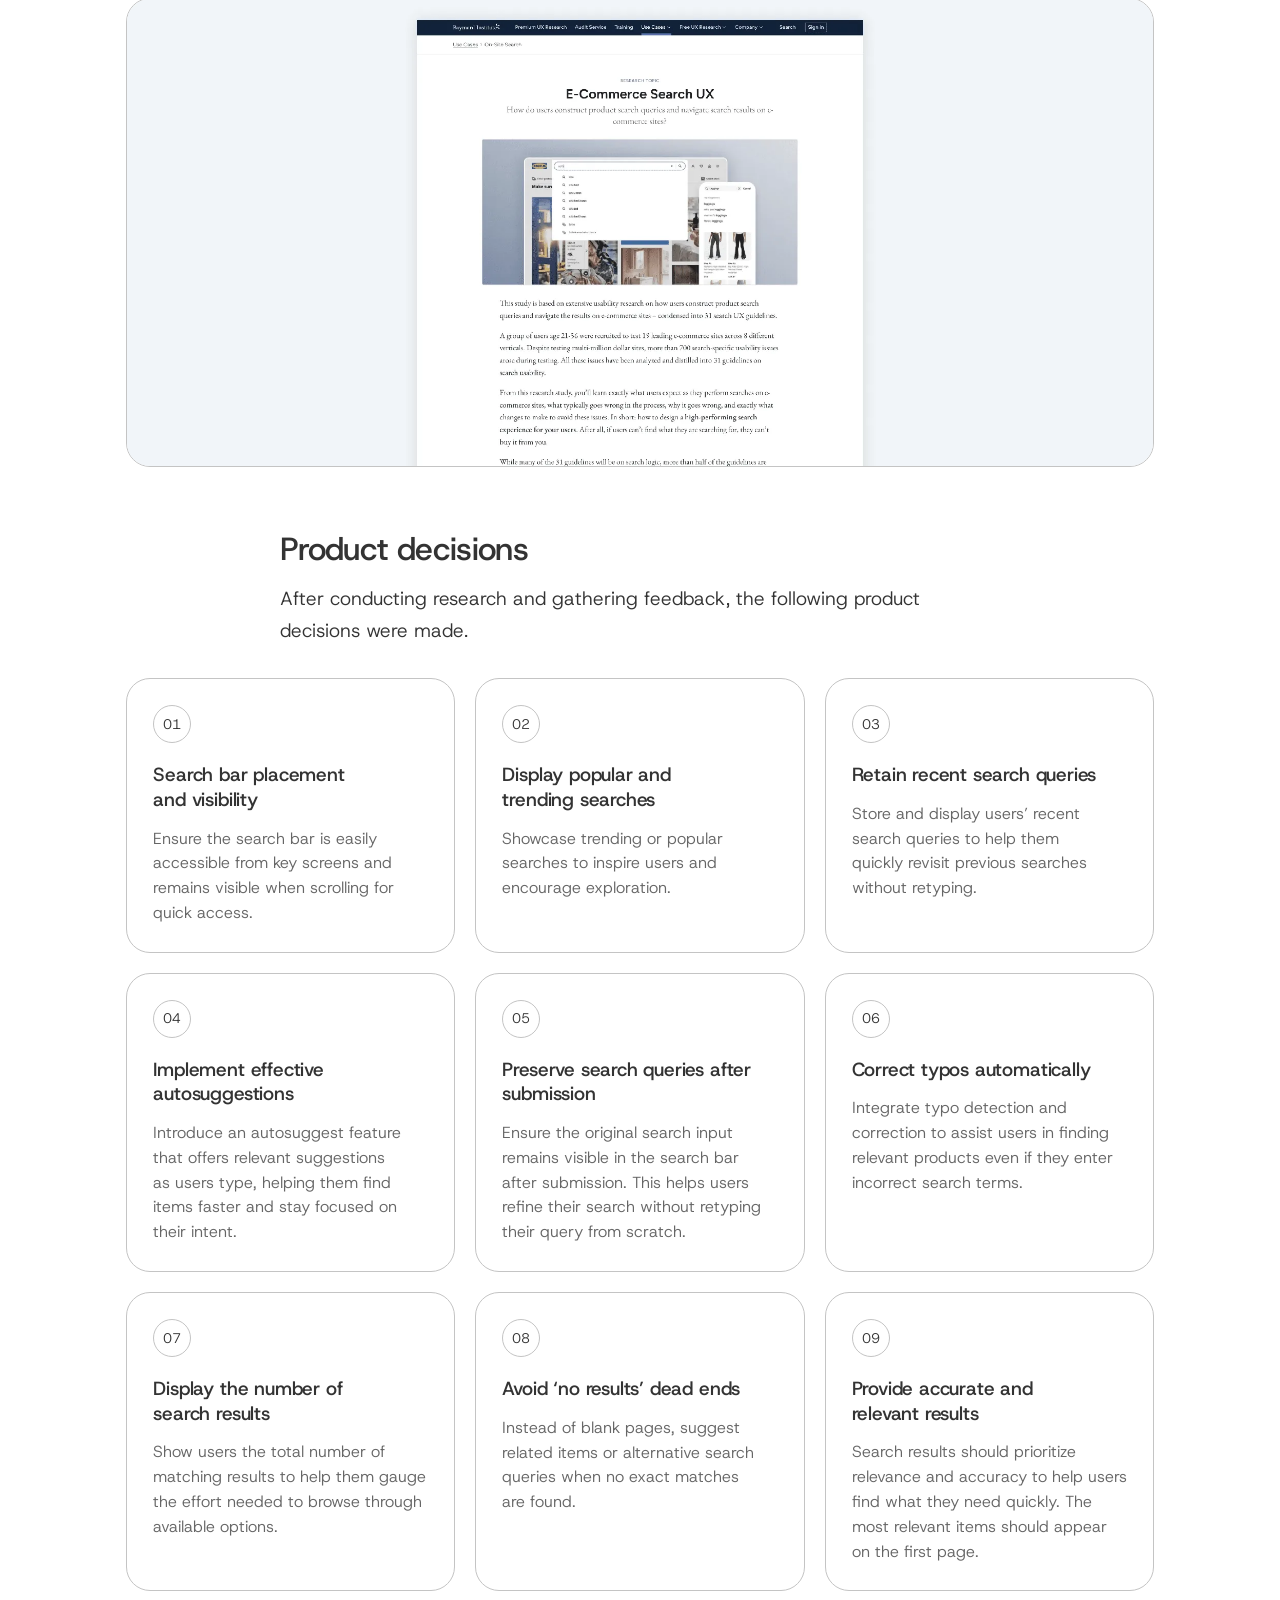
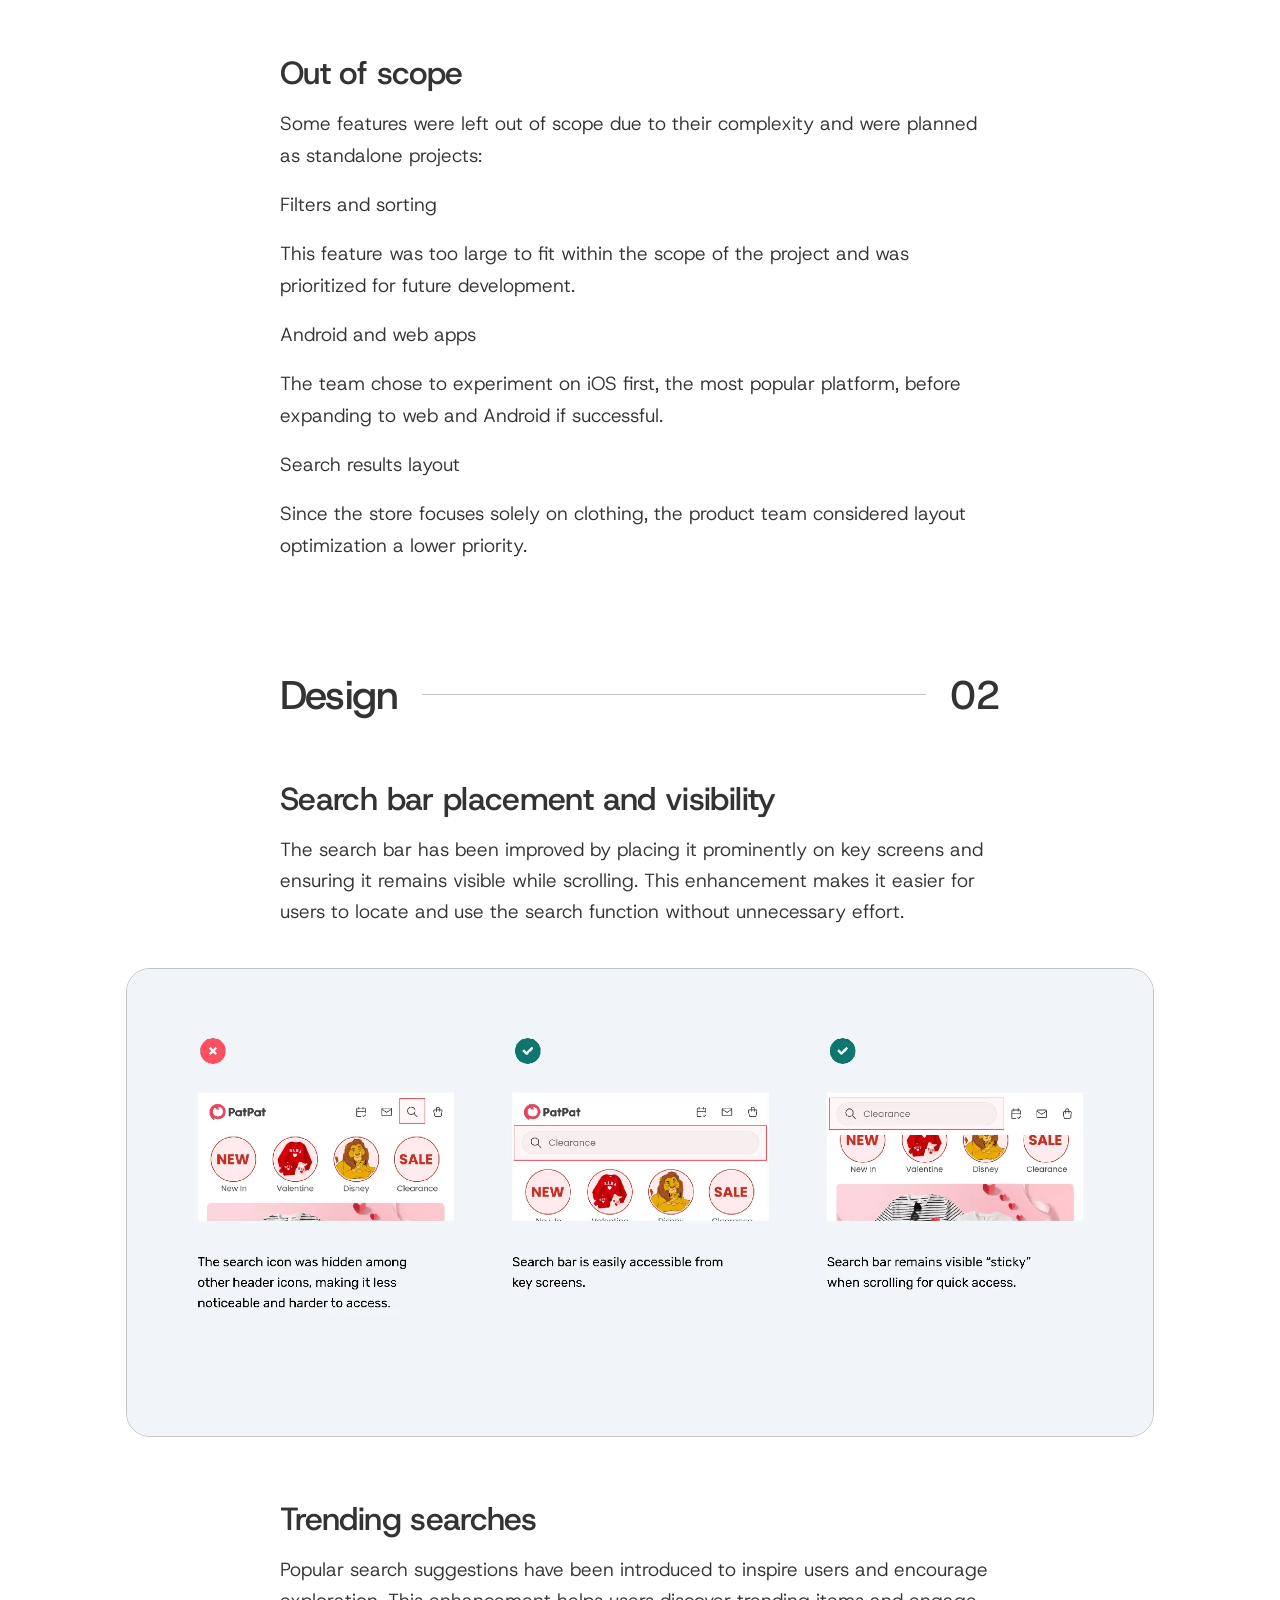
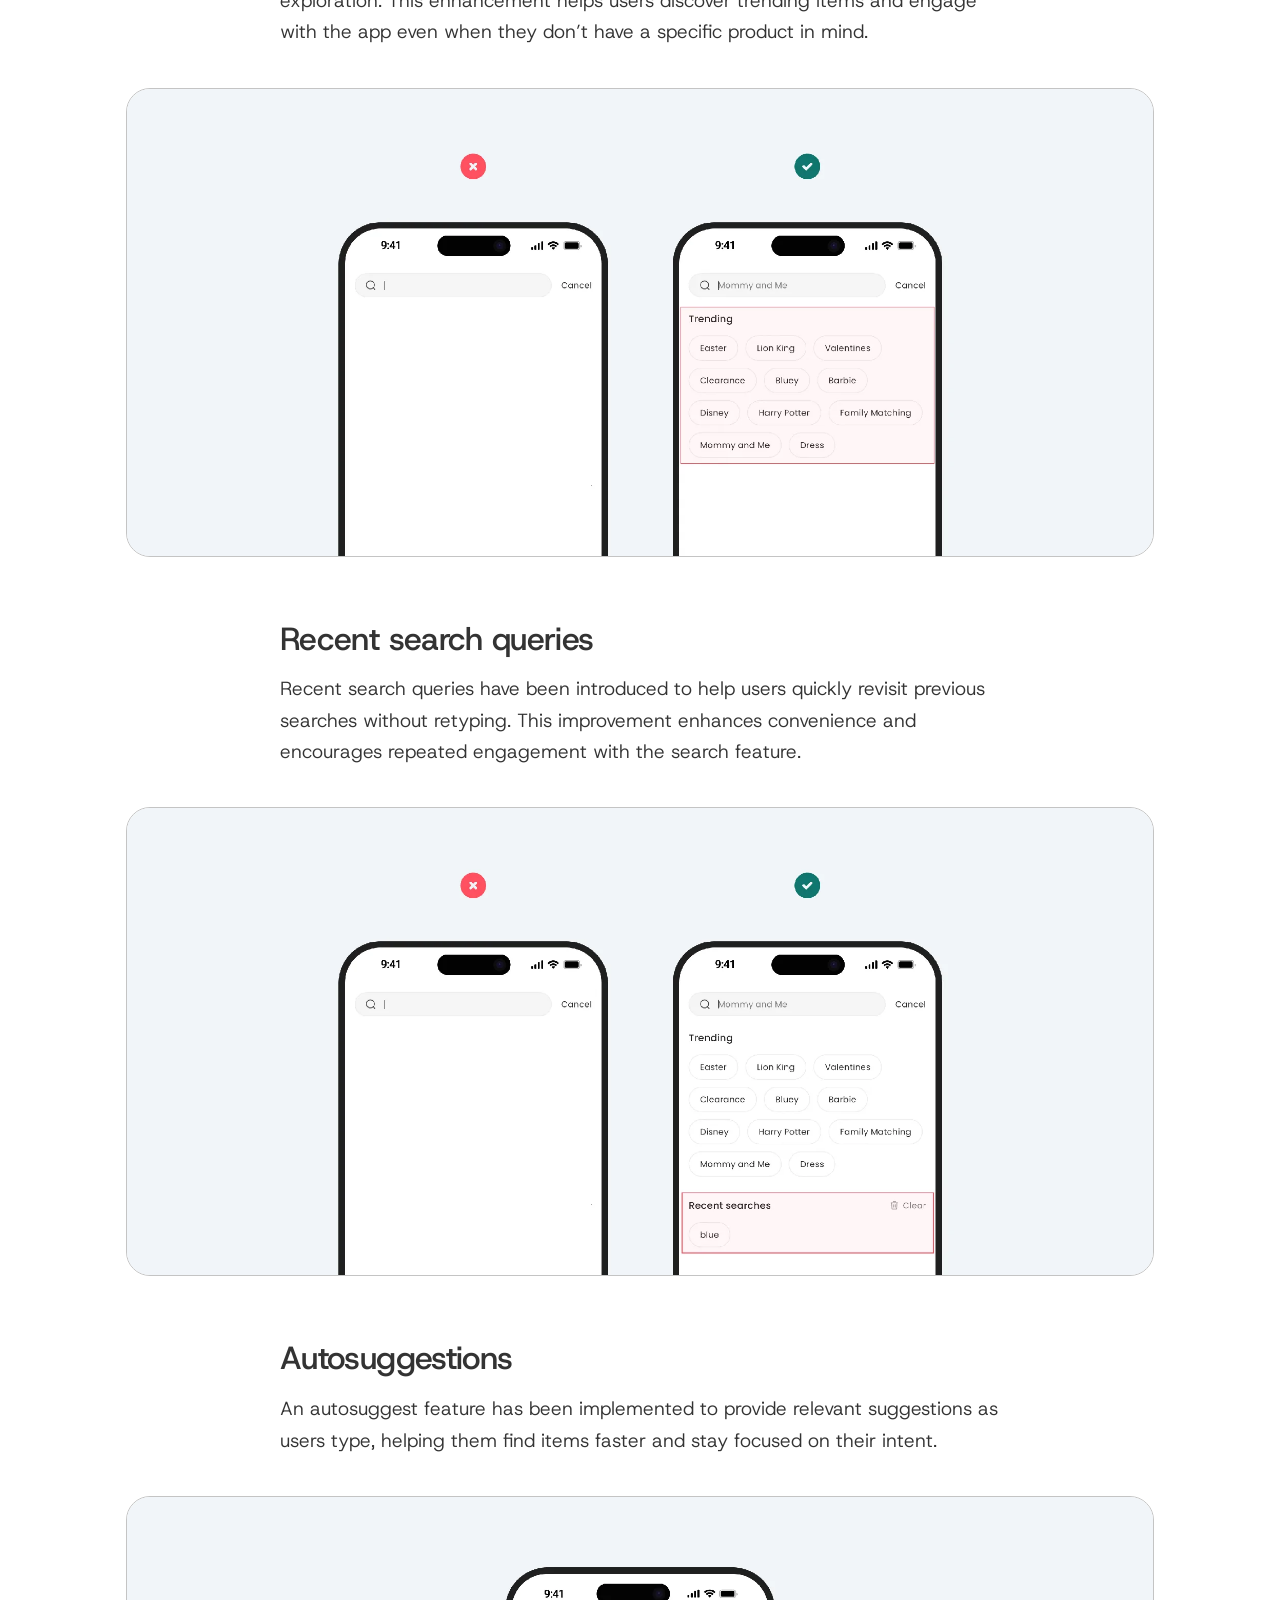
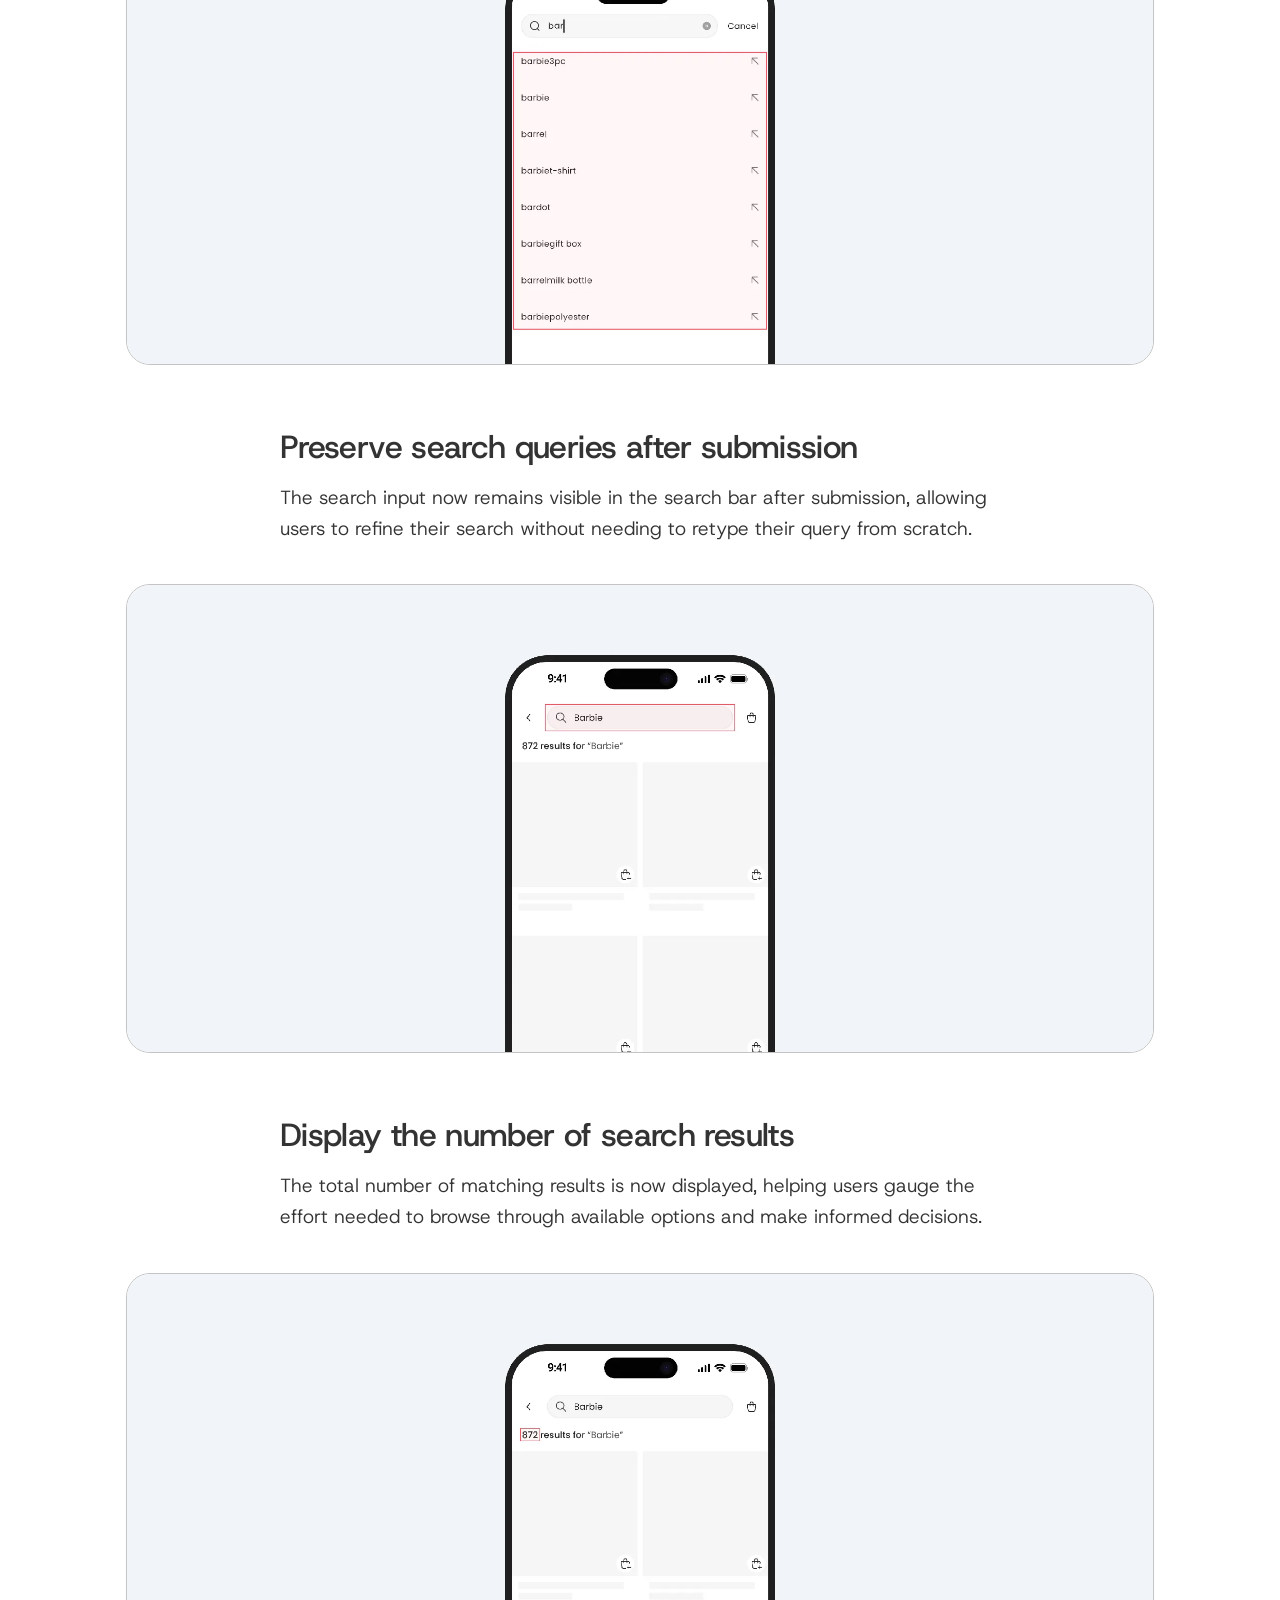
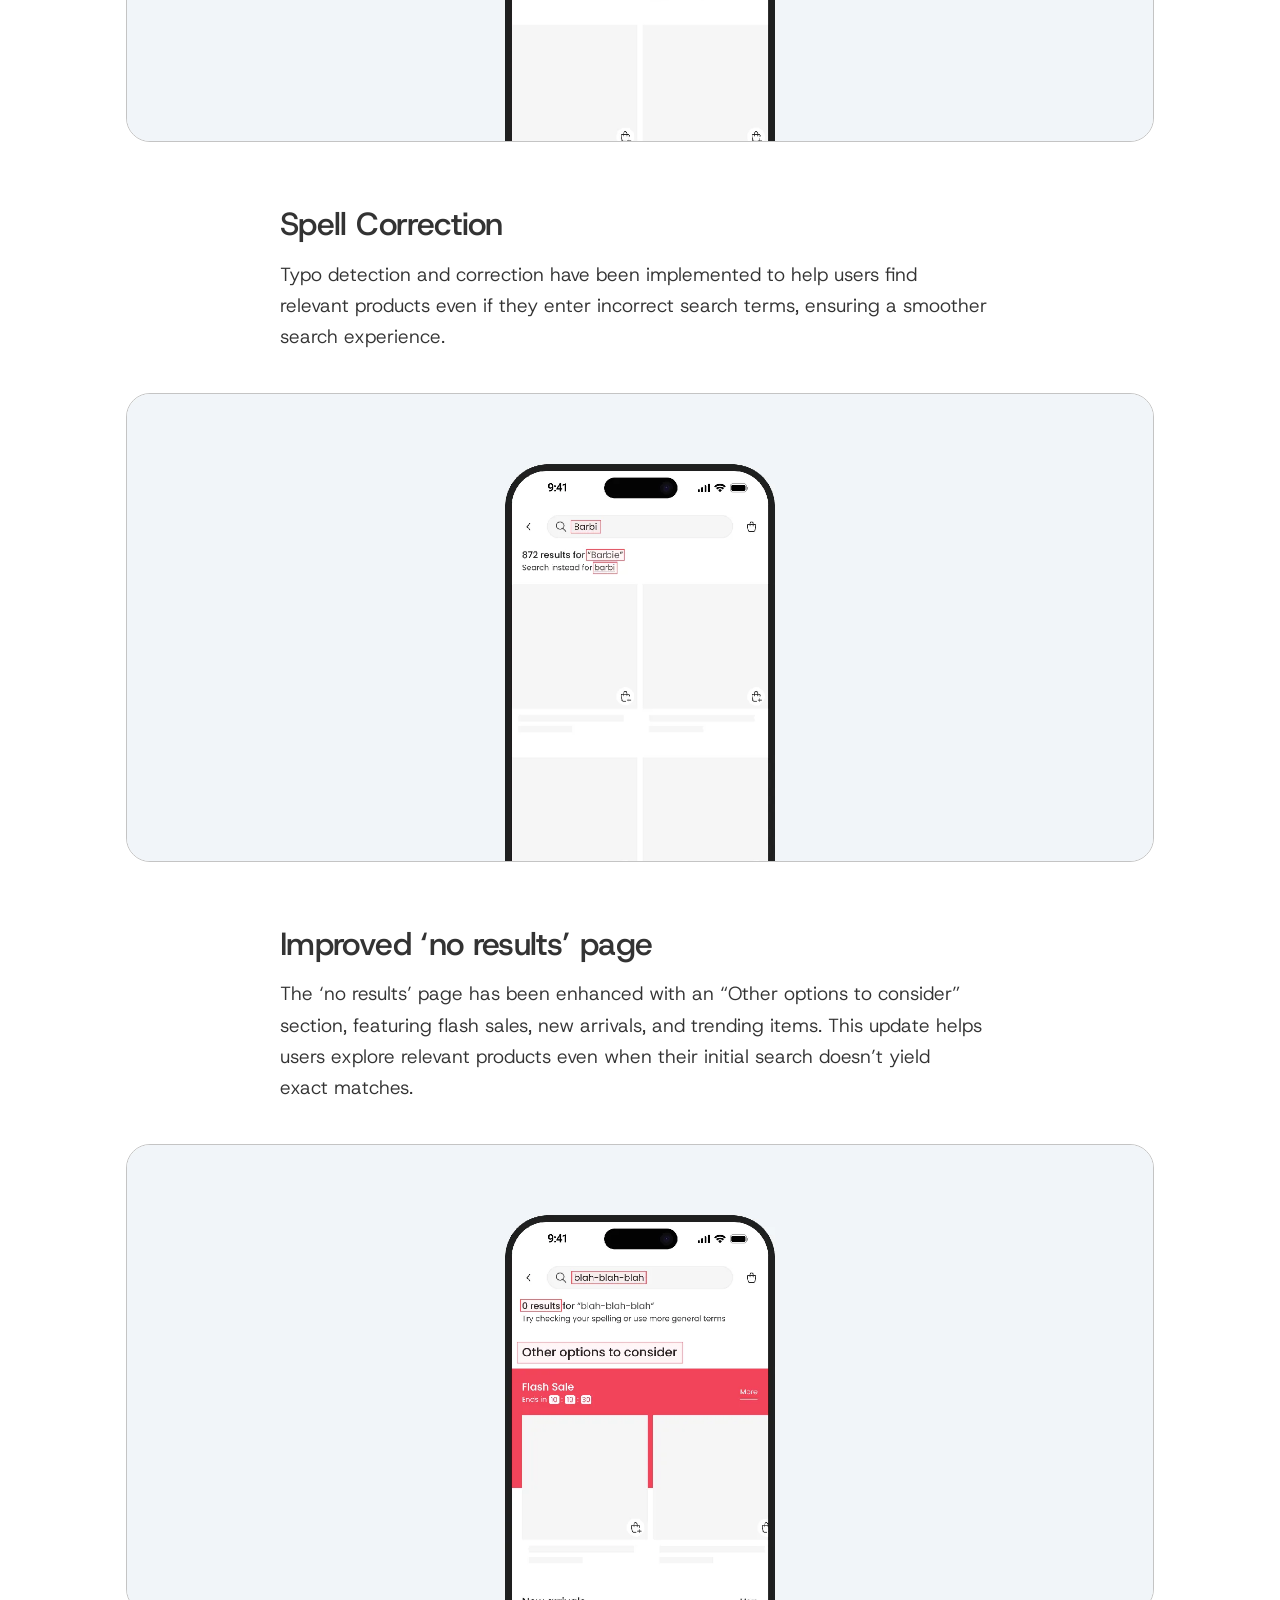
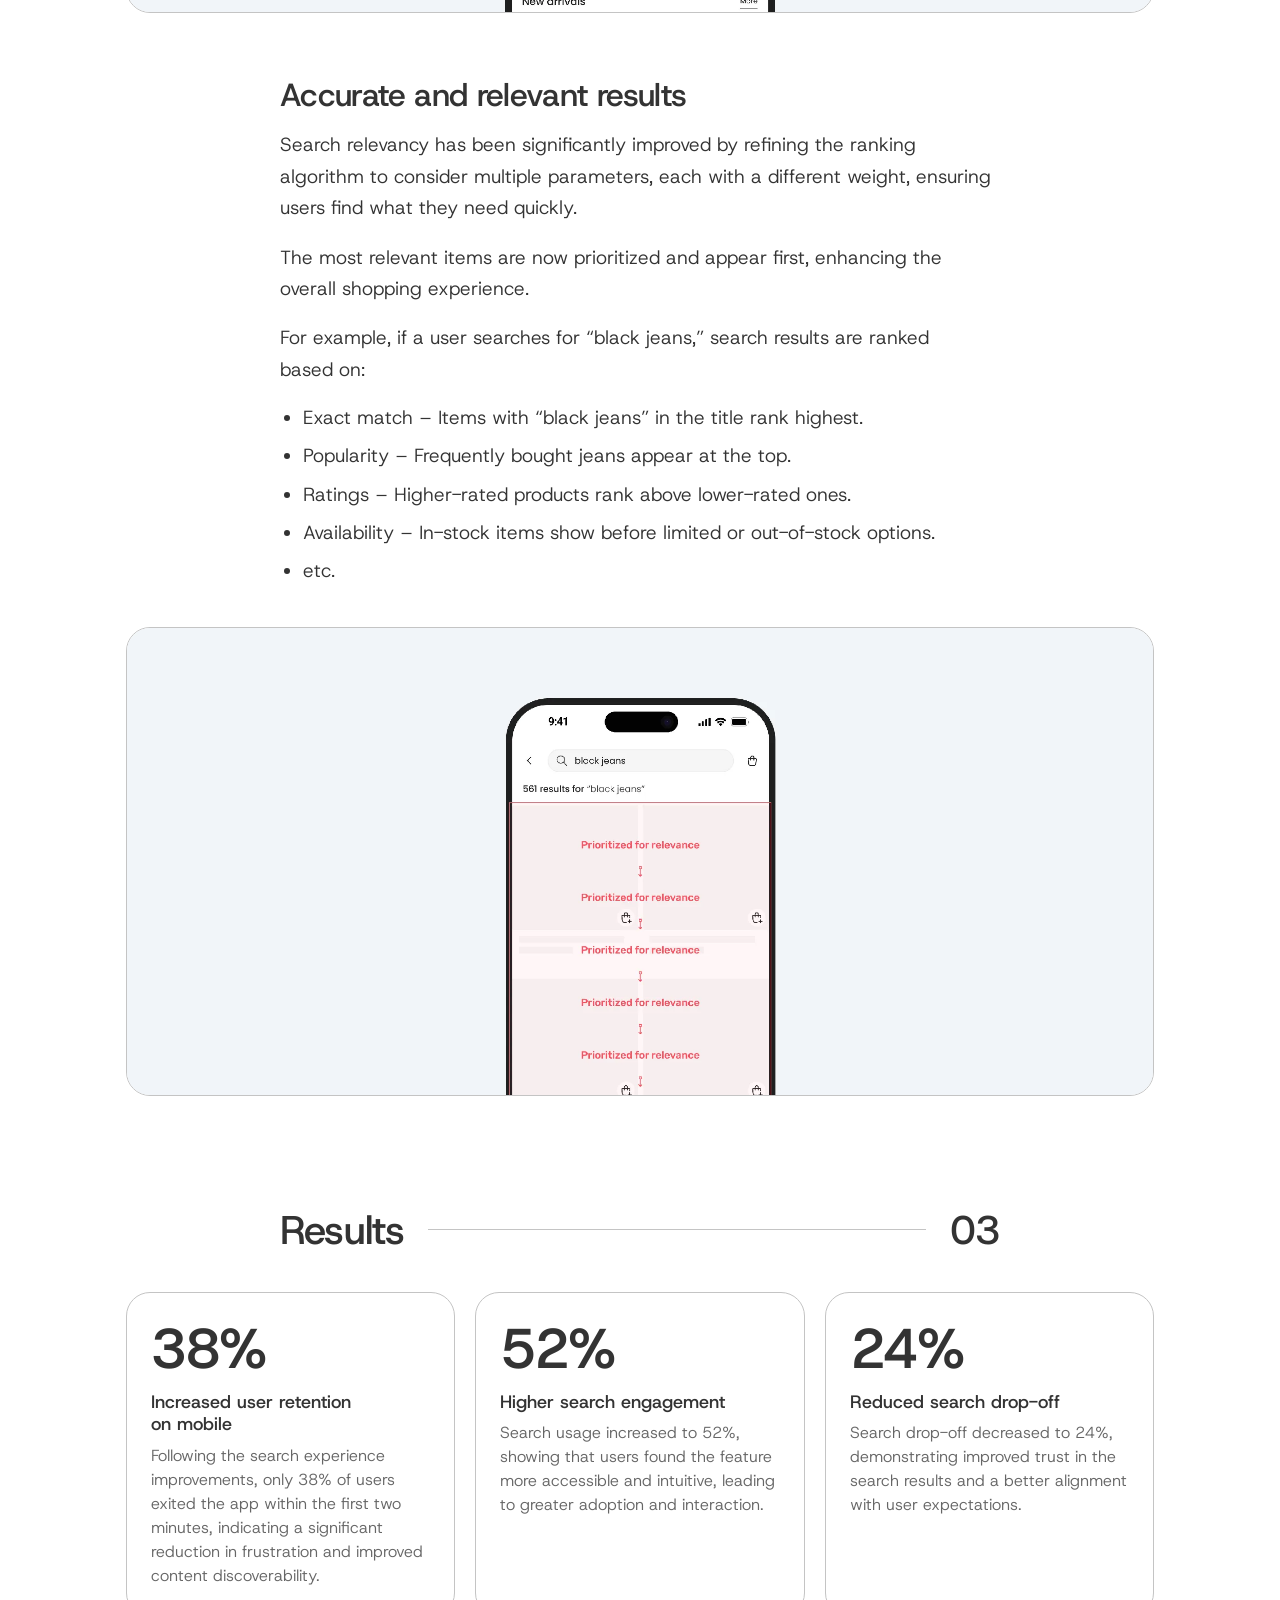
<file: portfolio/patpat/index.html>
<!doctype html>
<html lang="en">
<head>
<meta charset="utf-8">
<meta name="viewport" content="width=device-width, initial-scale=1">
<meta name="robots" content="noindex, nofollow">
<link rel="icon" href="../../assets/favicon.svg" type="image/svg+xml">
<link rel="icon" href="../../assets/favicon-32.png" sizes="32x32" type="image/png">
<link rel="icon" href="../../favicon.ico" sizes="48x48">
<link rel="apple-touch-icon" href="../../assets/apple-touch-icon.png">
<title>PatPat Search Revamp — Olga Tochilin</title>
<meta name="description" content="PatPat Search Revamp">
<script>document.documentElement.classList.add('js')</script>
<link rel="preload" href="../../assets/fonts/HostGrotesk-latin.woff2" as="font" type="font/woff2" crossorigin>
<link rel="stylesheet" href="../../assets/style.css">
</head>
<body>
<header class="site-header">
  <div class="header-inner">
    <a class="brand brand-back" href="../../#work" aria-label="Back to all work"><span class="mono"><svg viewBox="0 0 24 24" aria-hidden="true"><path d="M19 12H5M11 6l-6 6 6 6"/></svg></span><span class="brand-name">Olga Tochilin</span></a>
    <nav>
      <a href="../../#work">Work</a>
      <a href="../../#experience">Experience</a>
      <a class="nav-cta" href="https://www.linkedin.com/in/olgatoc/" target="_blank" rel="noopener noreferrer"><span>LinkedIn</span><svg viewBox="0 0 24 24" aria-hidden="true"><path d="M7 17 17 7M8 7h9v9"/></svg><span class="sr-only"> (opens in a new tab)</span></a>
    </nav>
  </div>
</header>
<main class="project" id="top">
<article class="wrap narrow">
  <p class="back"><a href="../../#work">← All work</a></p>
  <h1>PatPat Search Revamp</h1>
  <dl class="meta"><div><dt>Client</dt><dd>PatPat</dd></div><div><dt>My role</dt><dd>Lead Designer</dd></div><div><dt>Team</dt><dd>Product Manager / Researcher / Two iOS engineers / QA specialist</dd></div></dl>
  <figure><img src="../../assets/img/patpat-featured-2.webp" alt="PatPat Search Revamp – illustration" loading="lazy"></figure>
<h3 class="h">Overview</h3>
<p>In this case study, I’ll share my contribution to improving the search experience for the PatPat mobile app as part of the YML team. I worked with PatPat for a year on various iOS projects, but this case focuses on one that was not only designed but also implemented and analyzed.</p>
<p>Typically, in an agency setting, we don’t get to see the results of our work—we deliver and move on. However, this project was different, allowing me to stay long enough to see the impact of our efforts.</p>
<figure><img src="../../assets/img/patpat-overview-2.webp" alt="PatPat Search Revamp – illustration" loading="lazy"></figure>
<h3 class="h">What is PatPat?</h3>
<p>PatPat is a curated online boutique of fashionable matching outfits for the whole family to bring the crew together in style.</p>
<figure><img src="../../assets/img/patpat-about-2.webp" alt="PatPat Search Revamp – illustration" loading="lazy"></figure>
<h3 class="h">Problem and opportunities</h3>
<p>Our analysis revealed that search performance was falling short. Collaborating with engineers, our product team gathered data to quantify the issues and confirm the need for improvements.</p>
<div class="stats"><div class="stat"><div class="num">62%</div><h3>High Bounce Rate on Mobile</h3><p>Approximately 62% of users exited the app within the first two minutes of use, indicating frustration or difficulty navigating to their desired content.</p></div><div class="stat"><div class="num">18%</div><h3>Low Search Usage</h3><p>Only 18% of users engaged with the search functionality, indicating low adoption or usage based on the data available.</p></div><div class="stat"><div class="num">46%</div><h3>Search Drop-off</h3><p>Among the users who used the search feature, 46% abandoned the process after viewing the results page, indicating they couldn’t find what they were looking for or didn’t trust the results.</p></div></div>
<h3 class="h">How might we…</h3>
<p>Improve the search experience of the Mobile App using best practices in usability to make it more intuitive, engaging, and effective, reducing user frustration and improving overall engagement.</p>
<figure><img src="../../assets/img/patpat-opportunity.webp" alt="PatPat Search Revamp – illustration" loading="lazy"></figure>
<h2 class="section-head"><span>Research</span><i></i><b>01</b></h2>
<h3 class="h">User Interviews</h3>
<p>Despite having quantitative data, we needed deeper qualitative insights into search usage. To address this, I collaborated with our researcher, to conduct a series of user interviews.</p>
<p>We recruited participants through the <a href="https://usertesting.com/">usertesting.com</a> platform to gather firsthand feedback and better understand user behavior and pain points.</p>
<figure><img src="../../assets/img/patpat-user-interviews-2.webp" alt="PatPat Search Revamp – illustration" loading="lazy"></figure>
<h3 class="h">What we learned</h3>
<h4 class="sub">Low Visibility</h4>
<p>Many users mentioned that the search bar was not prominent enough, leading them to rely on browsing instead. They expected the search bar to be located at the top of the home screen but found it buried among other UI elements.</p>
<h4 class="sub">No search suggestions</h4>
<p>Users noticed there were no suggestions while typing, which made it harder to find ideas. They expected suggestions, but the search only worked for exact words, making it less helpful.</p>
<h4 class="sub">Irrelevant Search Results</h4>
<p>A significant number of users reported that the search results didn’t always match their queries. For example, searching for “shoes” might display unrelated products, leading to confusion and dissatisfaction.</p>
<h4 class="sub">Missed Filters and Sorting Options</h4>
<p>Some users pointed out that they wanted more filters or sorting options directly within the search results (e.g., price range, categories). The lack of these features made the search feel incomplete.</p>
<h3 class="h">Competitive analysis matrix</h3>
<p>In addition to gathering quantitative and qualitative insights, I conducted a competitive analysis to benchmark search functionality against both direct and indirect competitors.</p>
<p>This analysis helped identify common industry standards and emerging trends in search experiences.</p>
<p>I evaluated key metrics such as search bar visibility, autosuggestions, typo correction, result relevance, filtering and sorting options, the handling of empty search results and more.</p>
<figure><img src="../../assets/img/patpat-competitive-analysis-matrix-1.webp" alt="PatPat Search Revamp – illustration" loading="lazy"></figure>
<h3 class="h">“Desk” research</h3>
<p>Finally, I conducted desk research to gather insights from industry-leading sources without direct user interaction. This involved reviewing best practices, usability guidelines, and research findings from reputable organizations such as Baymard Institute, Nielsen Norman Group (NNG), and Forrester Research.</p>
<p>This research provided a solid foundation for our decisions, helping us align with established UX principles and identify proven strategies to improve the search experience.</p>
<figure><img src="../../assets/img/patpat-desk-research-min.webp" alt="PatPat Search Revamp – illustration" loading="lazy"></figure>
<h3 class="h">Product decisions</h3>
<p>After conducting research and gathering feedback, the following product decisions were made.</p>
<div class="pcards"><article class="pcard"><span class="pnum">01</span><h4>Search bar placement and visibility</h4><p>Ensure the search bar is easily accessible from key screens and remains visible when scrolling for quick access.</p></article><article class="pcard"><span class="pnum">02</span><h4>Display popular and trending searches</h4><p>Showcase trending or popular searches to inspire users and encourage exploration.</p></article><article class="pcard"><span class="pnum">03</span><h4>Retain recent search queries</h4><p>Store and display users’ recent search queries to help them quickly revisit previous searches without retyping.</p></article><article class="pcard"><span class="pnum">04</span><h4>Implement effective autosuggestions</h4><p>Introduce an autosuggest feature that offers relevant suggestions as users type, helping them find items faster and stay focused on their intent.</p></article><article class="pcard"><span class="pnum">05</span><h4>Preserve search queries after submission</h4><p>Ensure the original search input remains visible in the search bar after submission. This helps users refine their search without retyping their query from scratch.</p></article><article class="pcard"><span class="pnum">06</span><h4>Correct typos automatically</h4><p>Integrate typo detection and correction to assist users in finding relevant products even if they enter incorrect search terms.</p></article><article class="pcard"><span class="pnum">07</span><h4>Display the number of search results</h4><p>Show users the total number of matching results to help them gauge the effort needed to browse through available options.</p></article><article class="pcard"><span class="pnum">08</span><h4>Avoid ‘no results’ dead ends</h4><p>Instead of blank pages, suggest related items or alternative search queries when no exact matches are found.</p></article><article class="pcard"><span class="pnum">09</span><h4>Provide accurate and relevant results</h4><p>Search results should prioritize relevance and accuracy to help users find what they need quickly. The most relevant items should appear on the first page.</p></article></div>
<h3 class="h">Out of scope</h3>
<p>Some features were left out of scope due to their complexity and were planned as standalone projects:</p>
<p>Filters and sorting</p>
<p>This feature was too large to fit within the scope of the project and was prioritized for future development.</p>
<p>Android and web apps</p>
<p>The team chose to experiment on iOS first, the most popular platform, before expanding to web and Android if successful.</p>
<p>Search results layout</p>
<p>Since the store focuses solely on clothing, the product team considered layout optimization a lower priority.</p>
<h2 class="section-head"><span>Design</span><i></i><b>02</b></h2>
<h3 class="h">Search bar placement and visibility</h3>
<p>The search bar has been improved by placing it prominently on key screens and ensuring it remains visible while scrolling. This enhancement makes it easier for users to locate and use the search function without unnecessary effort.</p>
<figure><img src="../../assets/img/patpat-placement.webp" alt="PatPat Search Revamp – illustration" loading="lazy"></figure>
<h3 class="h">Trending searches</h3>
<p>Popular search suggestions have been introduced to inspire users and encourage exploration. This enhancement helps users discover trending items and engage with the app even when they don’t have a specific product in mind.</p>
<figure><img src="../../assets/img/patpat-trending.webp" alt="PatPat Search Revamp – illustration" loading="lazy"></figure>
<h3 class="h">Recent search queries</h3>
<p>Recent search queries have been introduced to help users quickly revisit previous searches without retyping. This improvement enhances convenience and encourages repeated engagement with the search feature.</p>
<figure><img src="../../assets/img/patpat-recent-3.webp" alt="PatPat Search Revamp – illustration" loading="lazy"></figure>
<h3 class="h">Autosuggestions</h3>
<p>An autosuggest feature has been implemented to provide relevant suggestions as users type, helping them find items faster and stay focused on their intent.</p>
<figure><img src="../../assets/img/patpat-autosuggestions.webp" alt="PatPat Search Revamp – illustration" loading="lazy"></figure>
<h3 class="h">Preserve search queries after submission</h3>
<p>The search input now remains visible in the search bar after submission, allowing users to refine their search without needing to retype their query from scratch.</p>
<figure><img src="../../assets/img/patpat-preserve-search.webp" alt="PatPat Search Revamp – illustration" loading="lazy"></figure>
<h3 class="h">Display the number of search results</h3>
<p>The total number of matching results is now displayed, helping users gauge the effort needed to browse through available options and make informed decisions.</p>
<figure><img src="../../assets/img/patpat-number-results.webp" alt="PatPat Search Revamp – illustration" loading="lazy"></figure>
<h3 class="h">Spell Correction</h3>
<p>Typo detection and correction have been implemented to help users find relevant products even if they enter incorrect search terms, ensuring a smoother search experience.</p>
<figure><img src="../../assets/img/patpat-spell-correction.webp" alt="PatPat Search Revamp – illustration" loading="lazy"></figure>
<h3 class="h">Improved ‘no results’ page</h3>
<p>The ‘no results’ page has been enhanced with an “Other options to consider” section, featuring flash sales, new arrivals, and trending items. This update helps users explore relevant products even when their initial search doesn’t yield exact matches.</p>
<figure><img src="../../assets/img/patpat-no-results.webp" alt="PatPat Search Revamp – illustration" loading="lazy"></figure>
<h3 class="h">Accurate and relevant results</h3>
<p>Search relevancy has been significantly improved by refining the ranking algorithm to consider multiple parameters, each with a different weight, ensuring users find what they need quickly.</p>
<p>The most relevant items are now prioritized and appear first, enhancing the overall shopping experience.</p>
<p>For example, if a user searches for “black jeans,” search results are ranked based on:</p>
<ul><li>Exact match – Items with “black jeans” in the title rank highest.</li><li>Popularity – Frequently bought jeans appear at the top.</li><li>Ratings – Higher-rated products rank above lower-rated ones.</li><li>Availability – In-stock items show before limited or out-of-stock options.</li><li>etc.</li></ul>
<figure><img src="../../assets/img/patpat-relevant-results.webp" alt="PatPat Search Revamp – illustration" loading="lazy"></figure>
<h2 class="section-head"><span>Results</span><i></i><b>03</b></h2>
<div class="stats"><div class="stat"><div class="num">38%</div><h3>Increased user retention on mobile</h3><p>Following the search experience improvements, only 38% of users exited the app within the first two minutes, indicating a significant reduction in frustration and improved content discoverability.</p></div><div class="stat"><div class="num">52%</div><h3>Higher search engagement</h3><p>Search usage increased to 52%, showing that users found the feature more accessible and intuitive, leading to greater adoption and interaction.</p></div><div class="stat"><div class="num">24%</div><h3>Reduced search drop-off</h3><p>Search drop-off decreased to 24%, demonstrating improved trust in the search results and a better alignment with user expectations.</p></div></div>
<h2 class="section-head"><span>Key takeaways</span><i></i><b>04</b></h2>
<p>This project reinforced the importance of a user-centered, data-driven approach to improving search functionality. By combining qualitative feedback with quantitative data, collaborating across teams, and benchmarking industry best practices, we successfully enhanced the search experience and drove meaningful improvements.</p>
<ul><li>Collaboration is key: Close teamwork between design, product, and engineering ensured feasible and impactful solutions.</li><li>Balancing scope and priorities: Some features were deferred for future implementation, highlighting the need to focus on high-impact improvements first.</li><li>Data-driven design works: Using research insights to guide decisions led to measurable improvements in user engagement and satisfaction.</li></ul>
<p class="thanks">Thank you for scrolling all the way!</p>
</article>
<section class="wrap">
  <h2 class="section-head"><span>More work</span><i></i></h2>
  <div class="work-grid work-grid-pair">
<a class="work-item" href="../../portfolio/midland/">
  <span class="work-img"><img src="../../assets/img/midland-featured-5.webp" alt="" width="1200" height="509" loading="lazy"></span>
  <span class="work-cap"><span class="work-title">Semantic color system</span><span class="work-sub">Midland State Bank</span></span>
</a>
<a class="work-item" href="../../portfolio/lucid/">
  <span class="work-img"><img src="../../assets/img/lucid-featured-5.webp" alt="" width="1200" height="509" loading="lazy"></span>
  <span class="work-cap"><span class="work-title">Lucid Cars’ website redesign</span><span class="work-sub">Lucid Motors</span></span>
</a>
  </div>
</section>
</main>
<footer class="site-footer"><span>© Olga Tochilin · 2026</span><a href="#top" class="to-top">Back to top ↑</a></footer>
<script src="../../assets/site.js" defer></script>
</body>
</html>
</file>
<file: assets/style.css>
/* Olga Tochilin — portfolio
   Monochrome, hairline borders, large radii, Host Grotesk, quick restrained motion. */

@font-face{
  font-family:"Host Grotesk";
  src:url("fonts/HostGrotesk-latin.woff2") format("woff2");
  font-weight:300 800;font-style:normal;font-display:swap;
}

:root{
  --n0:#fff; --n100:#f5f5f5; --n200:#ddd; --n300:#c4c4c4; --n500:#888; --n600:#666; --n900:#333;
  --hair:.5px solid var(--n300);
  --radius:24px;
  --edge:clamp(20px,5vw,64px);
  --max:1120px;
  --read:720px;
  --header:80px;
  --ease-out:cubic-bezier(.22,1,.36,1);
  --ease-ui:cubic-bezier(.5,0,.5,1);
  --font:"Host Grotesk",-apple-system,BlinkMacSystemFont,"Segoe UI",Helvetica,Arial,sans-serif;
}
*{box-sizing:border-box}
html{scroll-behavior:smooth;scroll-padding-top:100px}
body{
  margin:0;padding-top:var(--header);
  background:var(--n0);color:var(--n900);
  font:330 18px/1.6 var(--font);letter-spacing:0;
  -webkit-font-smoothing:antialiased;text-wrap:pretty;
}
img{max-width:100%;height:auto;display:block}
a{color:inherit}
svg{width:1.15em;height:1.15em;fill:none;stroke:currentColor;stroke-width:1.6;stroke-linecap:round;stroke-linejoin:round;flex:none}

/* ---------- header: full-width bar → floating pill on scroll ---------- */
.site-header{position:fixed;inset:0 0 auto 0;z-index:20;display:flex;justify-content:center;padding:0 var(--edge);pointer-events:none}
.header-inner{
  pointer-events:auto;width:100%;max-width:var(--max);height:var(--header);
  display:flex;align-items:center;justify-content:space-between;
  border-bottom:var(--hair);background:rgba(255,255,255,0);
  transition:max-width .5s var(--ease-out),height .5s var(--ease-out),margin-top .5s var(--ease-out),
             padding .5s var(--ease-out),border-radius .5s var(--ease-out),background .3s var(--ease-ui),
             box-shadow .5s var(--ease-out),border-color .3s var(--ease-ui);
}
.site-header.is-stuck .header-inner{
  max-width:740px;height:64px;margin-top:12px;padding:0 10px 0 8px;
  border-radius:999px;border-color:transparent;
  background:rgba(255,255,255,.72);
  -webkit-backdrop-filter:blur(12px);backdrop-filter:blur(12px);
  box-shadow:0 8px 32px rgba(0,0,0,.10),0 0 0 .5px rgba(0,0,0,.06);
}
.brand{display:flex;align-items:center;gap:12px;text-decoration:none;font-weight:400;font-size:17px}
.mono{
  flex:none;display:grid;place-items:center;width:48px;height:48px;border-radius:50%;
  background:var(--n900);color:#fff;font-size:15px;font-weight:600;letter-spacing:.04em;
  transition:width .5s var(--ease-out),height .5s var(--ease-out);
}
.is-stuck .mono{width:40px;height:40px}
.brand-back .mono svg{width:22px;height:22px;stroke:#fff;fill:none;stroke-width:2;transition:transform .3s var(--ease-out)}
.brand-back:hover .mono svg{transform:translateX(-3px)}
.brand-back:focus-visible{outline:2px solid var(--n900);outline-offset:4px;border-radius:999px}
.site-header nav{display:flex;align-items:center;gap:6px;font-size:17px}
.site-header nav a{white-space:nowrap;text-decoration:none;padding:8px 14px;border-radius:999px;transition:background .2s var(--ease-ui)}
.site-header nav a:hover{background:var(--n100)}
.nav-cta{display:inline-flex;align-items:center;gap:8px}
.nav-cta svg{width:1.05em;height:1.05em}

/* ---------- buttons: fill slides up on hover, quick press ---------- */
.btn{
  position:relative;display:inline-flex;align-items:center;justify-content:center;overflow:hidden;
  height:64px;padding:0 40px;border-radius:999px;text-decoration:none;font-size:18px;font-weight:400;
  border:1px solid var(--n900);isolation:isolate;
  transition:transform .15s ease-out;
}
.btn span{position:relative;z-index:1;transition:color .25s var(--ease-ui)}
.btn::before{
  content:"";position:absolute;inset:0;z-index:0;transform:translateY(101%);border-radius:inherit;
  transition:transform .25s cubic-bezier(.42,0,1,1);
}
.btn:hover::before{transform:none;transition:transform .5s cubic-bezier(0,0,.58,1)}
.btn:active{transform:scale(.97);transition-duration:80ms}
.btn-solid{background:var(--n900);color:#fff}
.btn-solid::before{background:#000}
.btn-outline{background:transparent;color:var(--n900)}
.btn-outline::before{background:var(--n900)}
.btn-outline:hover span{color:#fff}

/* tertiary text link with "opens in new tab" icon */
.link-ext{
  display:inline-flex;align-items:center;gap:8px;height:64px;padding:0 8px;
  font-size:18px;text-decoration:none;border-radius:999px;
}
.link-ext span:first-child{background:linear-gradient(currentColor,currentColor) 0 100%/100% 1px no-repeat;padding-bottom:2px;transition:background-size .3s var(--ease-out)}
.link-ext:hover span:first-child{background-size:0 1px;background-position:100% 100%}
.link-ext svg{width:1.1em;height:1.1em;transition:transform .3s var(--ease-out)}
.link-ext:hover svg{transform:translate(2px,-2px)}
.link-ext:active{transform:scale(.97);transition:transform 80ms}
.link-ext:focus-visible{outline:2px solid var(--n900);outline-offset:3px}
.sr-only{position:absolute;width:1px;height:1px;margin:-1px;padding:0;overflow:hidden;clip:rect(0 0 0 0);white-space:nowrap;border:0}

/* ---------- layout ---------- */
.wrap{max-width:var(--max);margin:0 auto;padding:var(--space,96px) var(--edge)}
.wrap.narrow{max-width:calc(var(--read) + 2*var(--edge))}
#work{padding-top:80px}

/* section heading:  Title ———— 01 */
.section-head{
  display:flex;align-items:center;gap:24px;margin:0 0 40px;
  font-size:clamp(28px,4vw,40px);line-height:1.1;font-weight:500;letter-spacing:-.02em;
}
.section-head i{flex:1;height:0;border-top:var(--hair)}
.section-head b{font-weight:500;font-variant-numeric:tabular-nums}

/* ---------- hero ---------- */
.hero{max-width:var(--max);margin:0 auto;padding:clamp(72px,12vw,150px) var(--edge) clamp(56px,8vw,96px);text-align:center}
.hero h1{
  margin:0 auto;max-width:17em;font-size:clamp(34px,5.6vw,64px);line-height:1.08;
  font-weight:600;letter-spacing:-.03em;text-wrap:balance;
}
.hero-cta{display:flex;flex-wrap:wrap;justify-content:center;gap:24px;margin-top:48px}


/* ---------- selected work: one wide project, then pairs (see Figma reference) ---------- */
.work-grid{display:grid;grid-template-columns:repeat(2,minmax(0,1fr));column-gap:clamp(12px,1.8vw,20px);row-gap:clamp(56px,9vw,112px)}
.work-item{display:block;text-decoration:none;color:inherit}
.work-item:first-child{grid-column:1/-1}
.work-grid-pair .work-item:first-child{grid-column:auto}
.work-img{display:block;overflow:hidden;border-radius:16px;background:var(--n100)}
.work-img img{width:100%;aspect-ratio:1200/509;object-fit:cover;transition:transform .6s var(--ease-out),opacity .5s ease-out}
.work-item:hover .work-img img{transform:scale(1.02)}
.work-cap{display:block;margin-top:16px;font-size:17px;line-height:1.5}
.work-title,.work-sub{display:block}
.work-title{color:var(--n900)}
.work-sub{color:var(--n600)}
.work-item:hover .work-title{text-decoration:underline;text-underline-offset:4px;text-decoration-thickness:1px}
@media (max-width:700px){.work-grid{grid-template-columns:1fr}.work-cap{font-size:16px}}

/* ---------- experience ---------- */
.exp{list-style:none;margin:0 0 40px;padding:0}
.exp li{
  display:grid;grid-template-columns:10em 1fr auto;gap:16px;align-items:baseline;
  padding:24px 0;border-top:var(--hair);
}
.exp li:last-child{border-bottom:var(--hair)}
.exp .yr{color:var(--n600);font-variant-numeric:tabular-nums}
.exp .role{font-size:clamp(20px,2.4vw,26px);font-weight:500;letter-spacing:-.01em;transition:transform .4s var(--ease-out)}
.exp .co{color:var(--n600);text-align:right}
.exp li:hover .role{transform:translateX(8px)}

/* ---------- case study ---------- */
.project .wrap.narrow{padding-top:56px}
.back{margin:0 0 56px;font-size:16px}
.back a{text-decoration:none;color:var(--n600)}
.back a:hover{color:var(--n900)}
.project h1{margin:0 0 40px;font-size:clamp(36px,6vw,64px);line-height:1.06;font-weight:600;letter-spacing:-.03em;text-wrap:balance}
.meta{display:flex;flex-wrap:wrap;gap:20px 48px;margin:0 0 24px;padding:24px 0;border-block:var(--hair);font-size:16px}
.meta dt{color:var(--n600);margin-bottom:2px}
.meta dd{margin:0;max-width:26em}
.project .section-head{margin:112px 0 40px}
.project h3.h{margin:64px 0 16px;font-size:clamp(24px,3vw,32px);line-height:1.15;font-weight:500;letter-spacing:-.02em;text-wrap:balance}
.project h4.sub{margin:32px 0 6px;font-size:20px;line-height:1.3;font-weight:500;letter-spacing:-.01em}
.project p{margin:0 0 18px;font-size:19px;line-height:1.65}
.project ul{padding-left:1.2em;margin:0 0 22px;font-size:19px}
.project li{margin-bottom:8px}
.project figure{margin:40px calc(-1 * min(12vw,170px))}
.figure-row{display:grid;grid-template-columns:1fr 1fr;gap:clamp(12px,2vw,24px);margin:40px calc(-1 * min(12vw,170px))}
.figure-row figure{margin:0}
.project figure img{transition:opacity .5s ease-out;width:100%;border:var(--hair);border-radius:var(--radius);background:var(--n100)}
@media (max-width:1000px){.project figure,.figure-row{margin-inline:0}.figure-row figure{margin:0}}
.pcards{display:grid;grid-template-columns:repeat(3,1fr);gap:20px;margin:32px calc(-1 * min(12vw,170px))}
.pcard{display:flex;flex-direction:column;align-items:flex-start;gap:14px;padding:26px;border:var(--hair);border-radius:var(--radius);background:var(--n0);transition:border-color .3s var(--ease-ui)}
.pcard:hover{border-color:var(--n900)}
.pnum{display:grid;place-items:center;width:38px;height:38px;border:var(--hair);border-radius:50%;font-size:14px;font-variant-numeric:tabular-nums;transition:background .3s var(--ease-ui),color .3s var(--ease-ui),border-color .3s var(--ease-ui)}
.pcard:hover .pnum{background:var(--n900);border-color:var(--n900);color:#fff}
.project .pcard h4{margin:6px 0 0;font-size:19px;line-height:1.3;font-weight:500;letter-spacing:-.01em}
.project .pcard p{margin:0;font-size:16px;line-height:1.55;color:var(--n600)}
@media (max-width:1000px){.pcards{margin-inline:0;grid-template-columns:repeat(2,1fr)}}
@media (max-width:600px){.pcards{grid-template-columns:1fr}}
.stats{display:grid;grid-template-columns:repeat(auto-fit,minmax(200px,1fr));gap:20px;margin:32px calc(-1 * min(12vw,170px))}
.stat{padding:28px 24px;border:var(--hair);border-radius:var(--radius)}
.stat .num{font-size:56px;font-weight:600;letter-spacing:-.04em;line-height:1}
.stat h3{font-size:18px;font-weight:500;margin:14px 0 8px;line-height:1.25}
.stat p{font-size:16px!important;color:var(--n600);margin:0!important;line-height:1.5!important}
@media (max-width:1000px){.stats{margin-inline:0}}
.thanks{text-align:center;color:var(--n600);margin:96px 0 0!important}

/* case study extras: subtitle, pull lines, screenshot strips, small drawings */
.project strong{font-weight:600}
.project .lead{margin:-8px 0 32px;max-width:34em;font-size:clamp(19px,2.2vw,23px);line-height:1.45;color:var(--n600)}
.project .pull{margin:28px 0;font-size:clamp(26px,3.4vw,34px);line-height:1.2;font-weight:500;letter-spacing:-.02em;color:var(--n900)}
.strip{display:flex;gap:16px;overflow-x:auto;scroll-snap-type:x proximity;margin:40px calc(-1 * min(12vw,170px));padding:0 0 14px;scrollbar-width:thin;outline-offset:4px;-webkit-overflow-scrolling:touch}
.project .strip figure{margin:0;flex:none;scroll-snap-align:start}
.project .strip img{height:clamp(360px,46vw,560px);width:auto;max-width:none;border-radius:16px}
@media (max-width:1000px){.strip{margin-inline:calc(-1 * var(--edge));padding-inline:var(--edge);scroll-padding-inline:var(--edge)}}
.project figure.figure-small{margin:32px 0}
.project figure.figure-small img{width:auto;max-width:100%;border:0;border-radius:0;background:none}
.project .wrap:last-of-type{padding-top:40px}

/* ---------- footer ---------- */
.site-footer{
  max-width:var(--max);margin:0 auto;padding:32px var(--edge) 40px;
  display:flex;justify-content:space-between;gap:16px;font-size:15px;color:var(--n600);
}
.to-top{text-decoration:none}
.to-top:hover{color:var(--n900)}

/* ---------- image load fade (see site.js) ---------- */
.js img.img-pending{opacity:0}

/* ---------- small screens ---------- */
@media (max-width:820px){
  .exp li{grid-template-columns:1fr auto;gap:4px 16px}
  .exp .yr{grid-column:2;grid-row:1;text-align:right}
  .exp .role{grid-column:1;grid-row:1}
  .exp .co{grid-column:1/-1;text-align:left}
}
@media (max-width:520px){
  .brand-name{display:none}
  .site-header nav a{padding:8px 10px}
}
@media (max-width:600px){
  body{font-size:17px}
  .site-header nav a:not(.nav-cta){display:none}
  .site-header.is-stuck .header-inner{max-width:100%}
    .btn{height:56px;padding:0 28px;font-size:17px}
  .link-ext{height:56px;font-size:17px}
  .hero-cta{gap:12px}
  .section-head{gap:16px}
}

@media (prefers-reduced-motion:reduce){
  html{scroll-behavior:auto}
  *,*::before,*::after{transition-duration:.01ms!important;animation-duration:.01ms!important}
}

/* ---------- What I Do: dotted-shape cards ---------- */
#what{padding-top:24px;padding-bottom:0}
.what-grid{display:grid;grid-template-columns:repeat(3,1fr);gap:32px}
.what-card{
  --pad:clamp(20px,2.4vw,32px);
  display:flex;flex-direction:column;justify-content:space-between;gap:32px;
  border:var(--hair);border-radius:var(--radius);padding:var(--pad);
  background:var(--n0);
}
.dots{width:70%;max-width:240px;height:auto;color:var(--n900);overflow:visible}
/* interactive version (site.js): canvas extends past the shape so pushed dots aren't clipped */
.dots-field{position:relative;aspect-ratio:400/384}
.dots-field canvas{position:absolute;left:-48px;top:-48px;width:calc(100% + 96px);height:calc(100% + 96px);pointer-events:none}
.what-card h3{margin:0;font-size:clamp(18px,1.6vw,21px);line-height:1.25;font-weight:500;letter-spacing:-.01em;white-space:nowrap}
.what-desc{margin:8px 0 0;font-size:16px;line-height:1.5;font-weight:330;color:var(--n600)}

/* small screens: swipe sideways, no dots */
@media (max-width:820px){
  .what-grid{display:flex;gap:16px;overflow-x:auto;scroll-snap-type:x mandatory;scroll-padding-inline:var(--edge);margin-inline:calc(-1 * var(--edge));padding:0 var(--edge) 8px;scrollbar-width:none}
  .what-grid::-webkit-scrollbar{display:none}
  .what-card{flex:0 0 min(84%,340px);scroll-snap-align:start;padding:28px 24px}
  .dots{display:none}
  .what-card h3{white-space:normal;font-size:22px}
}
</file>
